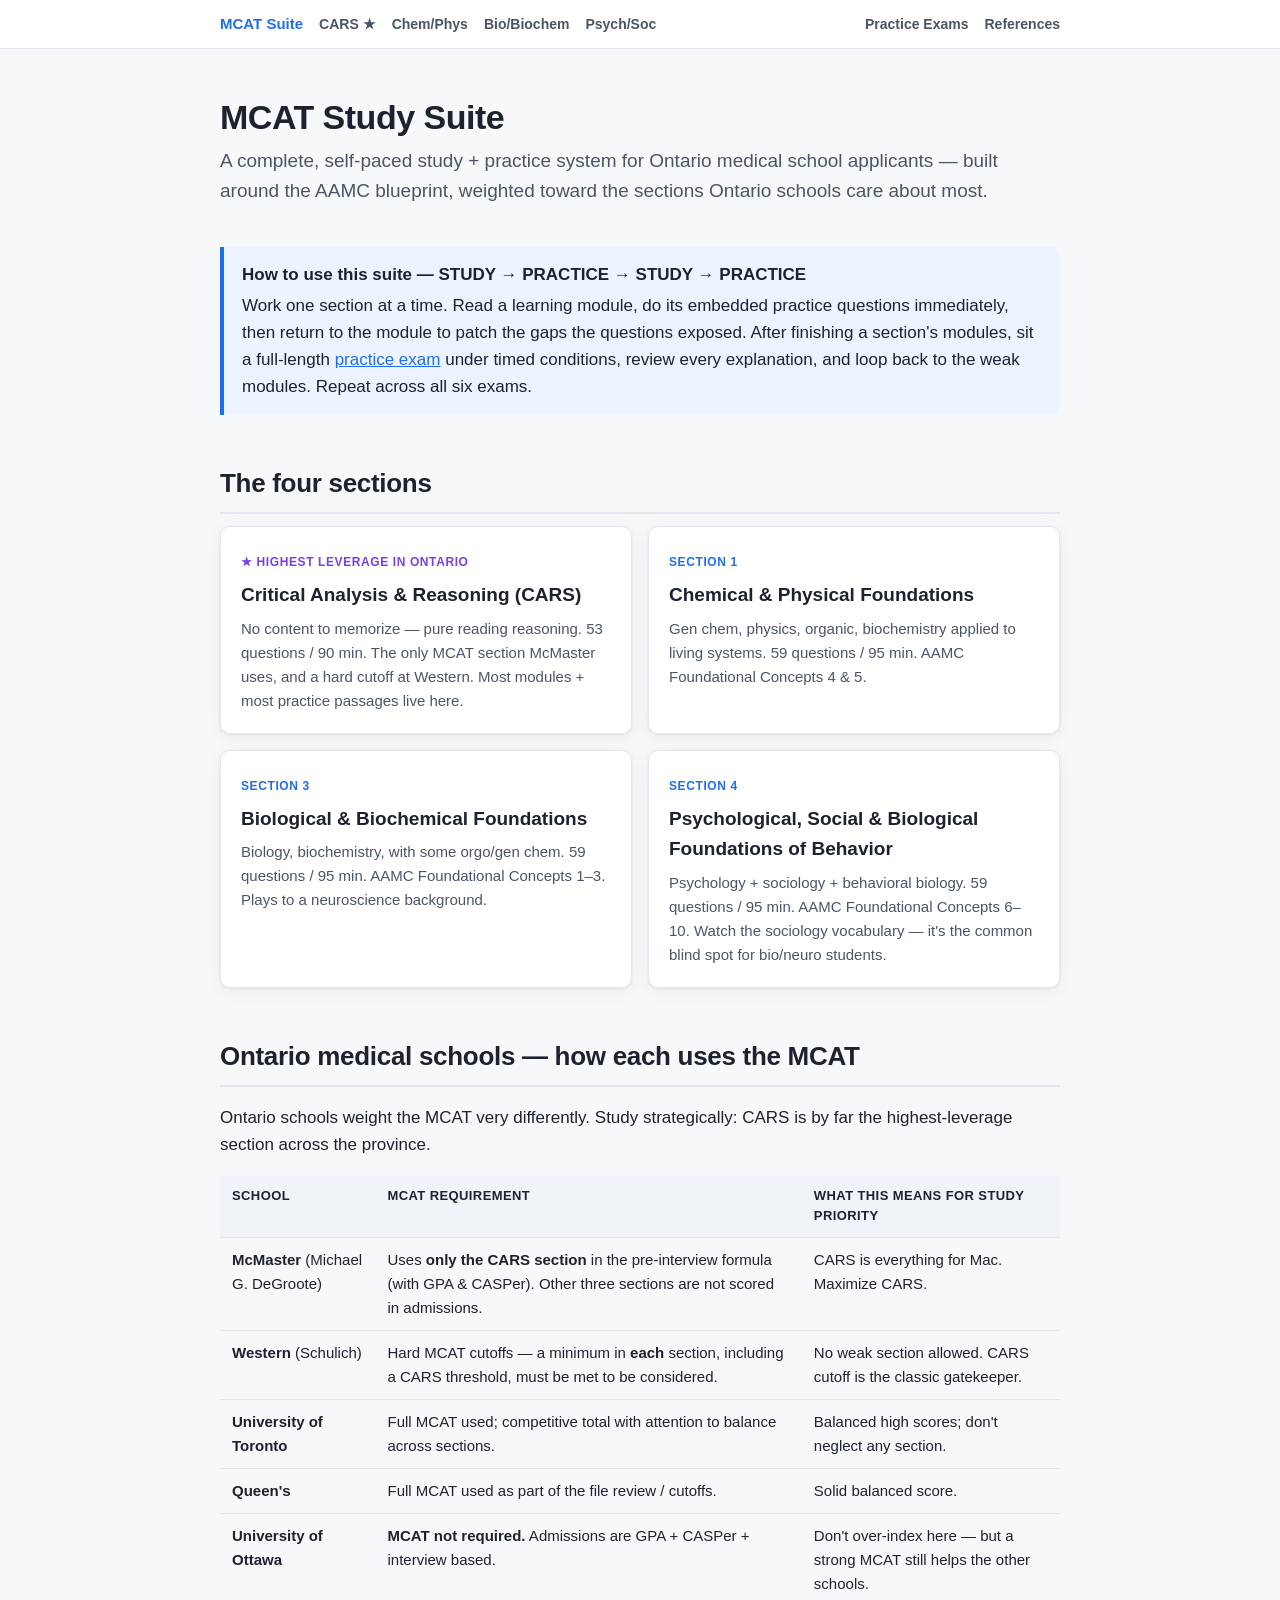
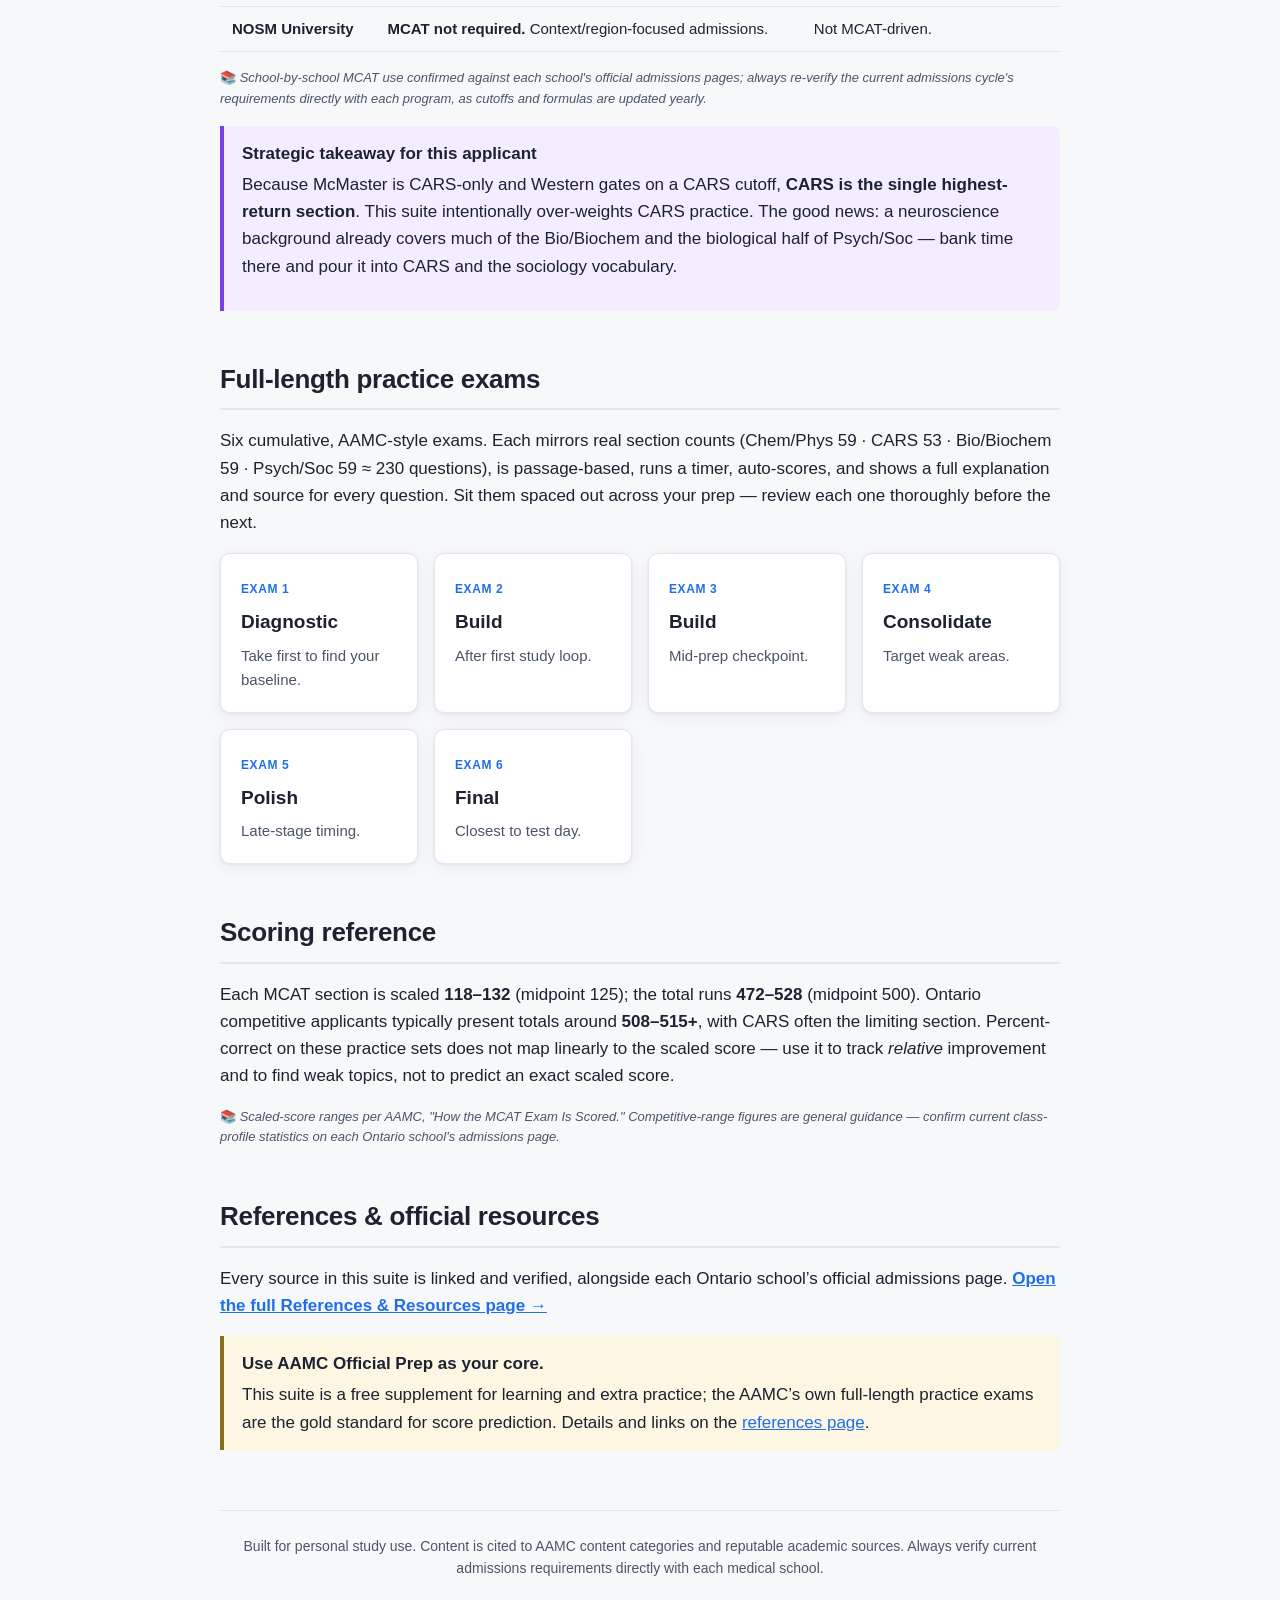
<file: index.html>
<!DOCTYPE html>
<html lang="en">
<head>
<meta charset="utf-8">
<meta name="viewport" content="width=device-width, initial-scale=1">
<title>MCAT Study Suite — Ontario Med-School Prep</title>
<link rel="stylesheet" href="assets/style.css">
</head>
<body>

<nav class="topbar"><div class="wrap">
  <a class="home" href="index.html">MCAT Suite</a>
  <a href="study/cars.html">CARS ★</a>
  <a href="study/chemphys.html">Chem/Phys</a>
  <a href="study/biobiochem.html">Bio/Biochem</a>
  <a href="study/psychsoc.html">Psych/Soc</a>
  <span class="spacer"></span>
  <a href="#exams">Practice Exams</a>
  <a href="study/references.html">References</a>
</div></nav>

<div class="wrap">

  <header class="hero">
    <h1>MCAT Study Suite</h1>
    <p class="lede">A complete, self-paced study + practice system for Ontario medical school applicants —
    built around the AAMC blueprint, weighted toward the sections Ontario schools care about most.</p>
  </header>

  <div class="callout">
    <strong>How to use this suite — STUDY → PRACTICE → STUDY → PRACTICE</strong>
    Work one section at a time. Read a learning module, do its embedded practice questions immediately,
    then return to the module to patch the gaps the questions exposed. After finishing a section's modules,
    sit a full-length <a href="#exams">practice exam</a> under timed conditions, review every explanation,
    and loop back to the weak modules. Repeat across all six exams.
  </div>

  <h2>The four sections</h2>
  <div class="grid cols-2">
    <a class="card cars" href="study/cars.html">
      <span class="tag">★ Highest leverage in Ontario</span>
      <h3>Critical Analysis & Reasoning (CARS)</h3>
      <p>No content to memorize — pure reading reasoning. 53 questions / 90 min. The only MCAT section McMaster uses, and a hard cutoff at Western. Most modules + most practice passages live here.</p>
    </a>
    <a class="card" href="study/chemphys.html">
      <span class="tag">Section 1</span>
      <h3>Chemical & Physical Foundations</h3>
      <p>Gen chem, physics, organic, biochemistry applied to living systems. 59 questions / 95 min. AAMC Foundational Concepts 4 & 5.</p>
    </a>
    <a class="card" href="study/biobiochem.html">
      <span class="tag">Section 3</span>
      <h3>Biological & Biochemical Foundations</h3>
      <p>Biology, biochemistry, with some orgo/gen chem. 59 questions / 95 min. AAMC Foundational Concepts 1–3. Plays to a neuroscience background.</p>
    </a>
    <a class="card" href="study/psychsoc.html">
      <span class="tag">Section 4</span>
      <h3>Psychological, Social & Biological Foundations of Behavior</h3>
      <p>Psychology + sociology + behavioral biology. 59 questions / 95 min. AAMC Foundational Concepts 6–10. Watch the sociology vocabulary — it's the common blind spot for bio/neuro students.</p>
    </a>
  </div>

  <h2>Ontario medical schools — how each uses the MCAT</h2>
  <p>Ontario schools weight the MCAT very differently. Study strategically: CARS is by far the highest-leverage
  section across the province.</p>
  <table class="data">
    <thead><tr><th>School</th><th>MCAT requirement</th><th>What this means for study priority</th></tr></thead>
    <tbody>
      <tr>
        <td><strong>McMaster</strong> (Michael G. DeGroote)</td>
        <td>Uses <strong>only the CARS section</strong> in the pre-interview formula (with GPA &amp; CASPer). Other three sections are not scored in admissions.</td>
        <td>CARS is everything for Mac. Maximize CARS.</td>
      </tr>
      <tr>
        <td><strong>Western</strong> (Schulich)</td>
        <td>Hard MCAT cutoffs — a minimum in <strong>each</strong> section, including a CARS threshold, must be met to be considered.</td>
        <td>No weak section allowed. CARS cutoff is the classic gatekeeper.</td>
      </tr>
      <tr>
        <td><strong>University of Toronto</strong></td>
        <td>Full MCAT used; competitive total with attention to balance across sections.</td>
        <td>Balanced high scores; don't neglect any section.</td>
      </tr>
      <tr>
        <td><strong>Queen's</strong></td>
        <td>Full MCAT used as part of the file review / cutoffs.</td>
        <td>Solid balanced score.</td>
      </tr>
      <tr>
        <td><strong>University of Ottawa</strong></td>
        <td><strong>MCAT not required.</strong> Admissions are GPA + CASPer + interview based.</td>
        <td>Don't over-index here — but a strong MCAT still helps the other schools.</td>
      </tr>
      <tr>
        <td><strong>NOSM University</strong></td>
        <td><strong>MCAT not required.</strong> Context/region-focused admissions.</td>
        <td>Not MCAT-driven.</td>
      </tr>
    </tbody>
  </table>
  <p class="source">School-by-school MCAT use confirmed against each school's official admissions pages; always re-verify the current admissions cycle's requirements directly with each program, as cutoffs and formulas are updated yearly.</p>

  <div class="callout cars">
    <strong>Strategic takeaway for this applicant</strong>
    Because McMaster is CARS-only and Western gates on a CARS cutoff, <strong>CARS is the single highest-return
    section</strong>. This suite intentionally over-weights CARS practice. The good news: a neuroscience background
    already covers much of the Bio/Biochem and the biological half of Psych/Soc — bank time there and pour it into
    CARS and the sociology vocabulary.</p>
  </div>

  <h2 id="exams">Full-length practice exams</h2>
  <p>Six cumulative, AAMC-style exams. Each mirrors real section counts (Chem/Phys 59 · CARS 53 · Bio/Biochem 59 ·
  Psych/Soc 59 ≈ 230 questions), is passage-based, runs a timer, auto-scores, and shows a full explanation and
  source for every question. Sit them spaced out across your prep — review each one thoroughly before the next.</p>
  <div class="grid cols-4">
    <a class="card" href="practice/exam-1.html"><span class="tag">Exam 1</span><h3>Diagnostic</h3><p>Take first to find your baseline.</p></a>
    <a class="card" href="practice/exam-2.html"><span class="tag">Exam 2</span><h3>Build</h3><p>After first study loop.</p></a>
    <a class="card" href="practice/exam-3.html"><span class="tag">Exam 3</span><h3>Build</h3><p>Mid-prep checkpoint.</p></a>
    <a class="card" href="practice/exam-4.html"><span class="tag">Exam 4</span><h3>Consolidate</h3><p>Target weak areas.</p></a>
    <a class="card" href="practice/exam-5.html"><span class="tag">Exam 5</span><h3>Polish</h3><p>Late-stage timing.</p></a>
    <a class="card" href="practice/exam-6.html"><span class="tag">Exam 6</span><h3>Final</h3><p>Closest to test day.</p></a>
  </div>

  <h2>Scoring reference</h2>
  <p>Each MCAT section is scaled <strong>118–132</strong> (midpoint 125); the total runs <strong>472–528</strong>
  (midpoint 500). Ontario competitive applicants typically present totals around <strong>508–515+</strong>, with
  CARS often the limiting section. Percent-correct on these practice sets does not map linearly to the scaled score —
  use it to track <em>relative</em> improvement and to find weak topics, not to predict an exact scaled score.</p>
  <p class="source">Scaled-score ranges per AAMC, "How the MCAT Exam Is Scored." Competitive-range figures are general guidance — confirm current class-profile statistics on each Ontario school's admissions page.</p>

  <h2>References &amp; official resources</h2>
  <p>Every source in this suite is linked and verified, alongside each Ontario school’s official admissions page. <a href="study/references.html"><strong>Open the full References &amp; Resources page &rarr;</strong></a></p>
  <div class="callout warn"><strong>Use AAMC Official Prep as your core.</strong> This suite is a free supplement for learning and extra practice; the AAMC’s own full-length practice exams are the gold standard for score prediction. Details and links on the <a href="study/references.html">references page</a>.</div>

  <footer class="foot">
    Built for personal study use. Content is cited to AAMC content categories and reputable academic sources.
    Always verify current admissions requirements directly with each medical school.
  </footer>

</div>
</body>
</html>
</file>
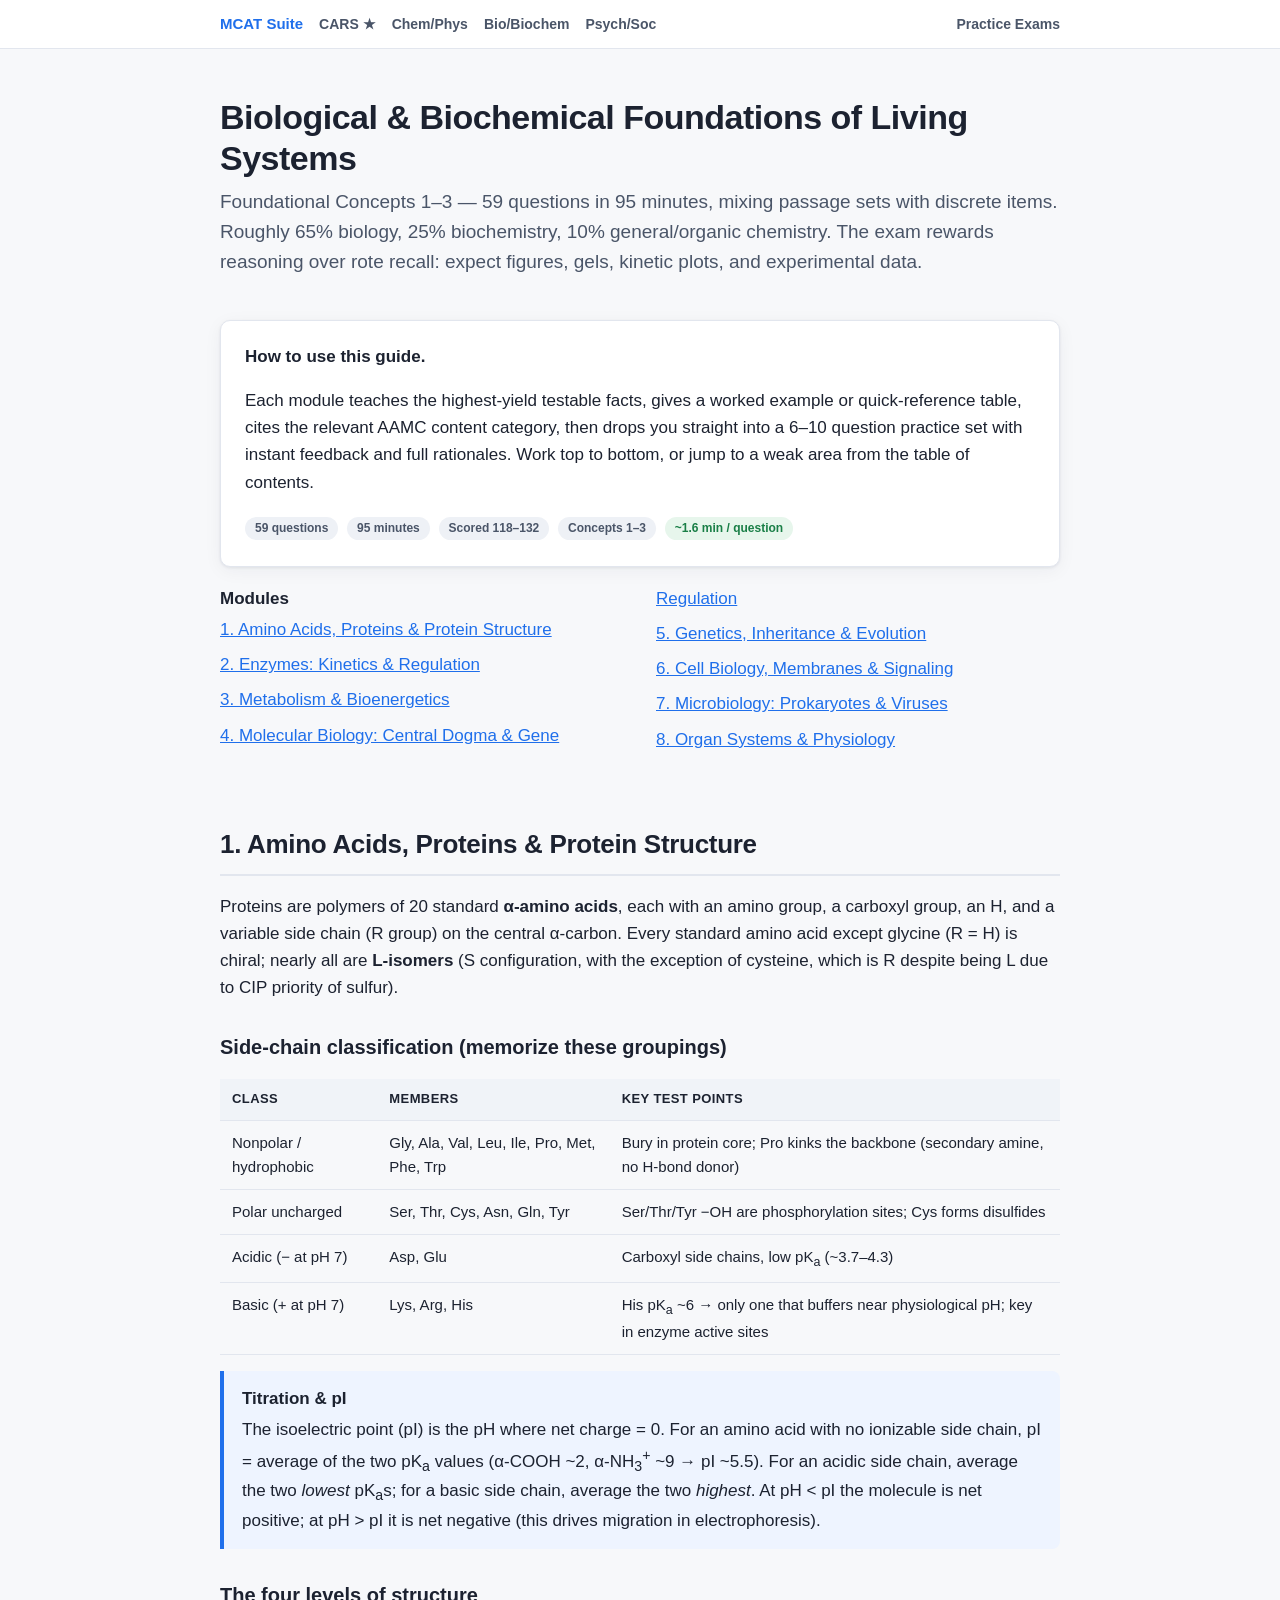
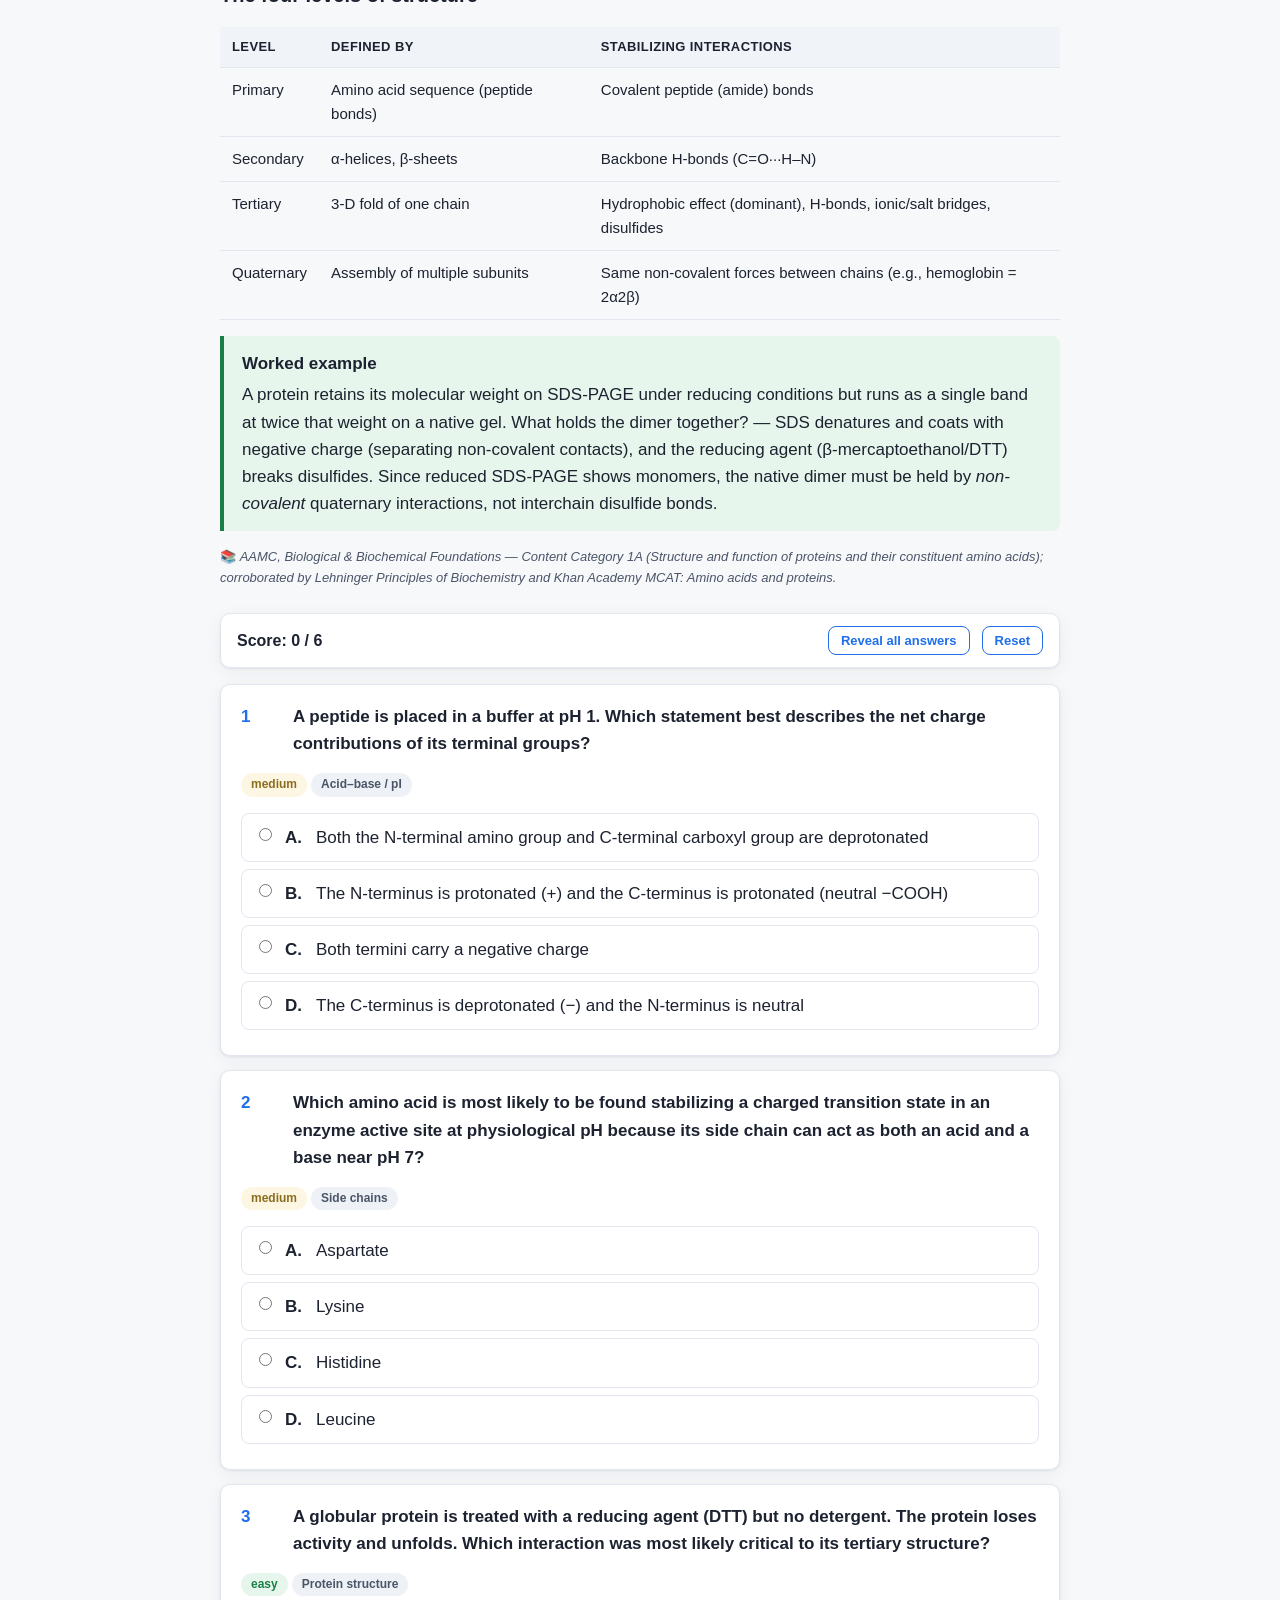
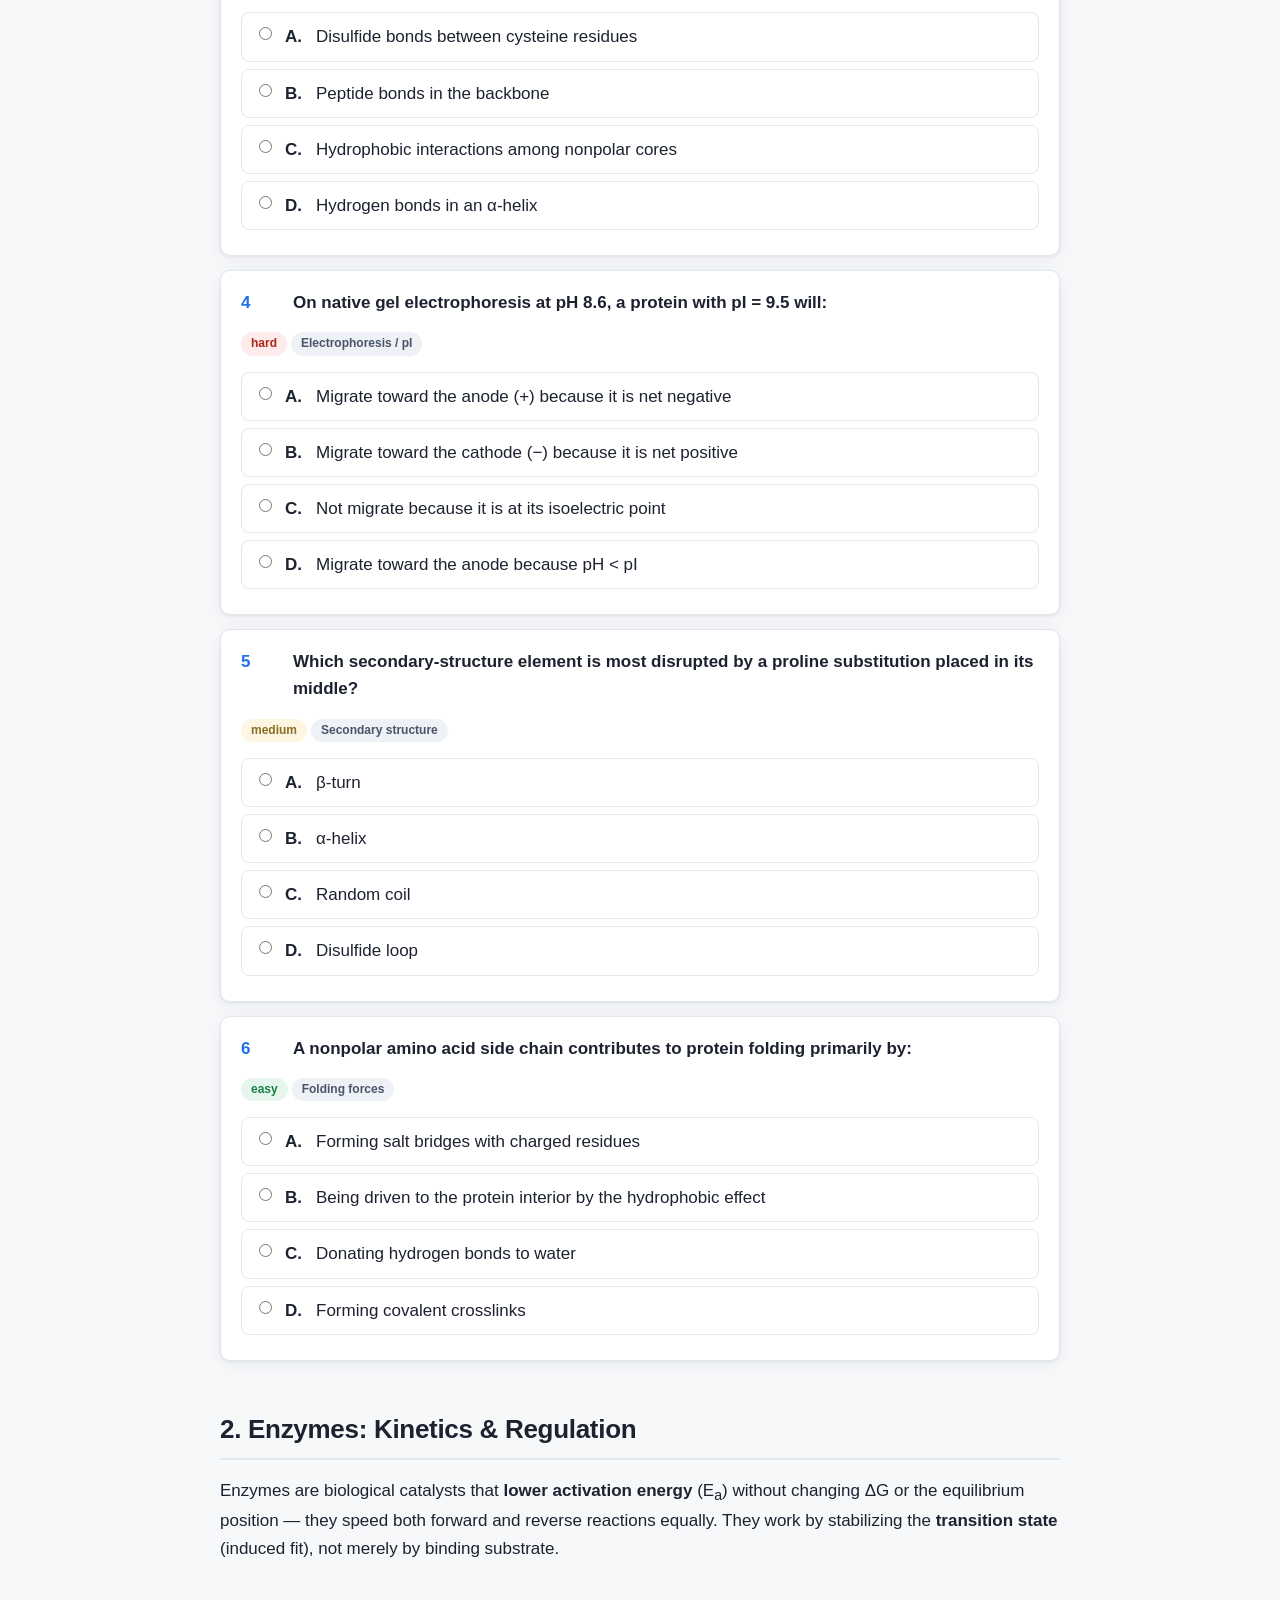
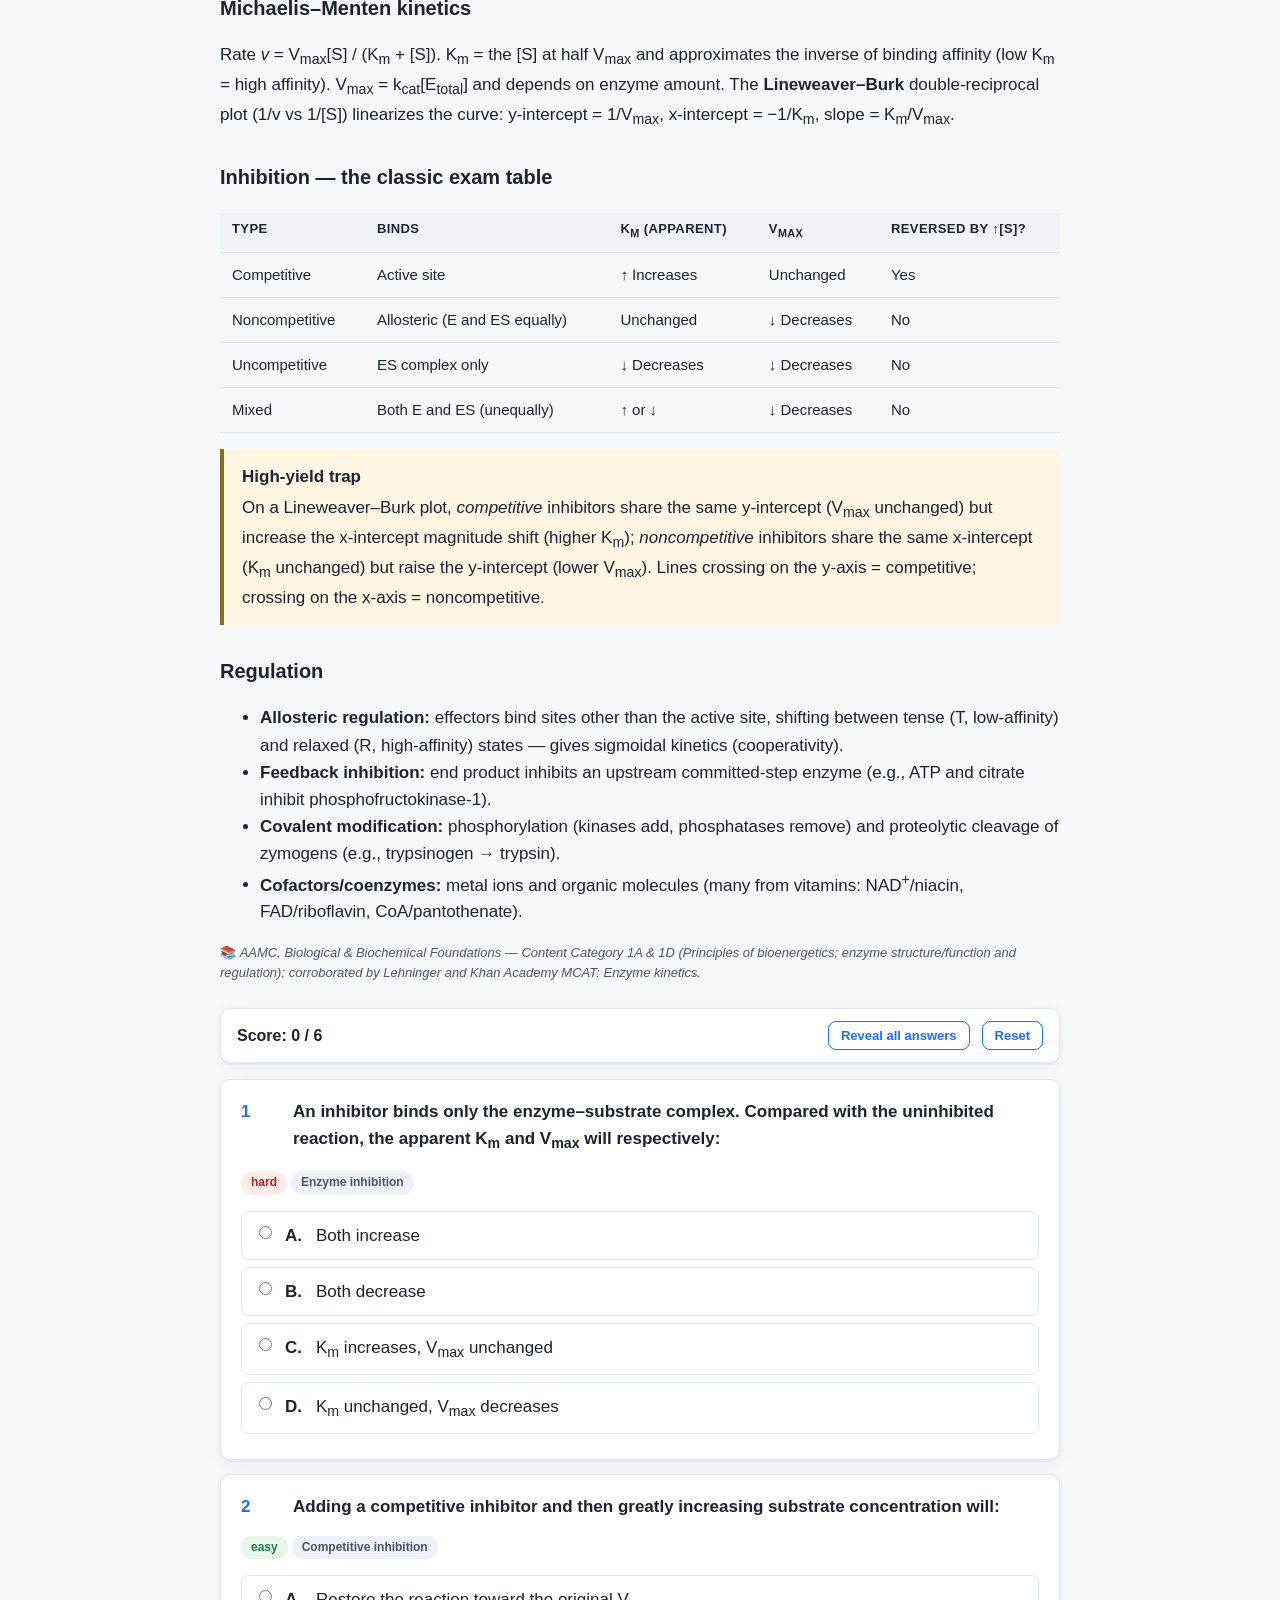
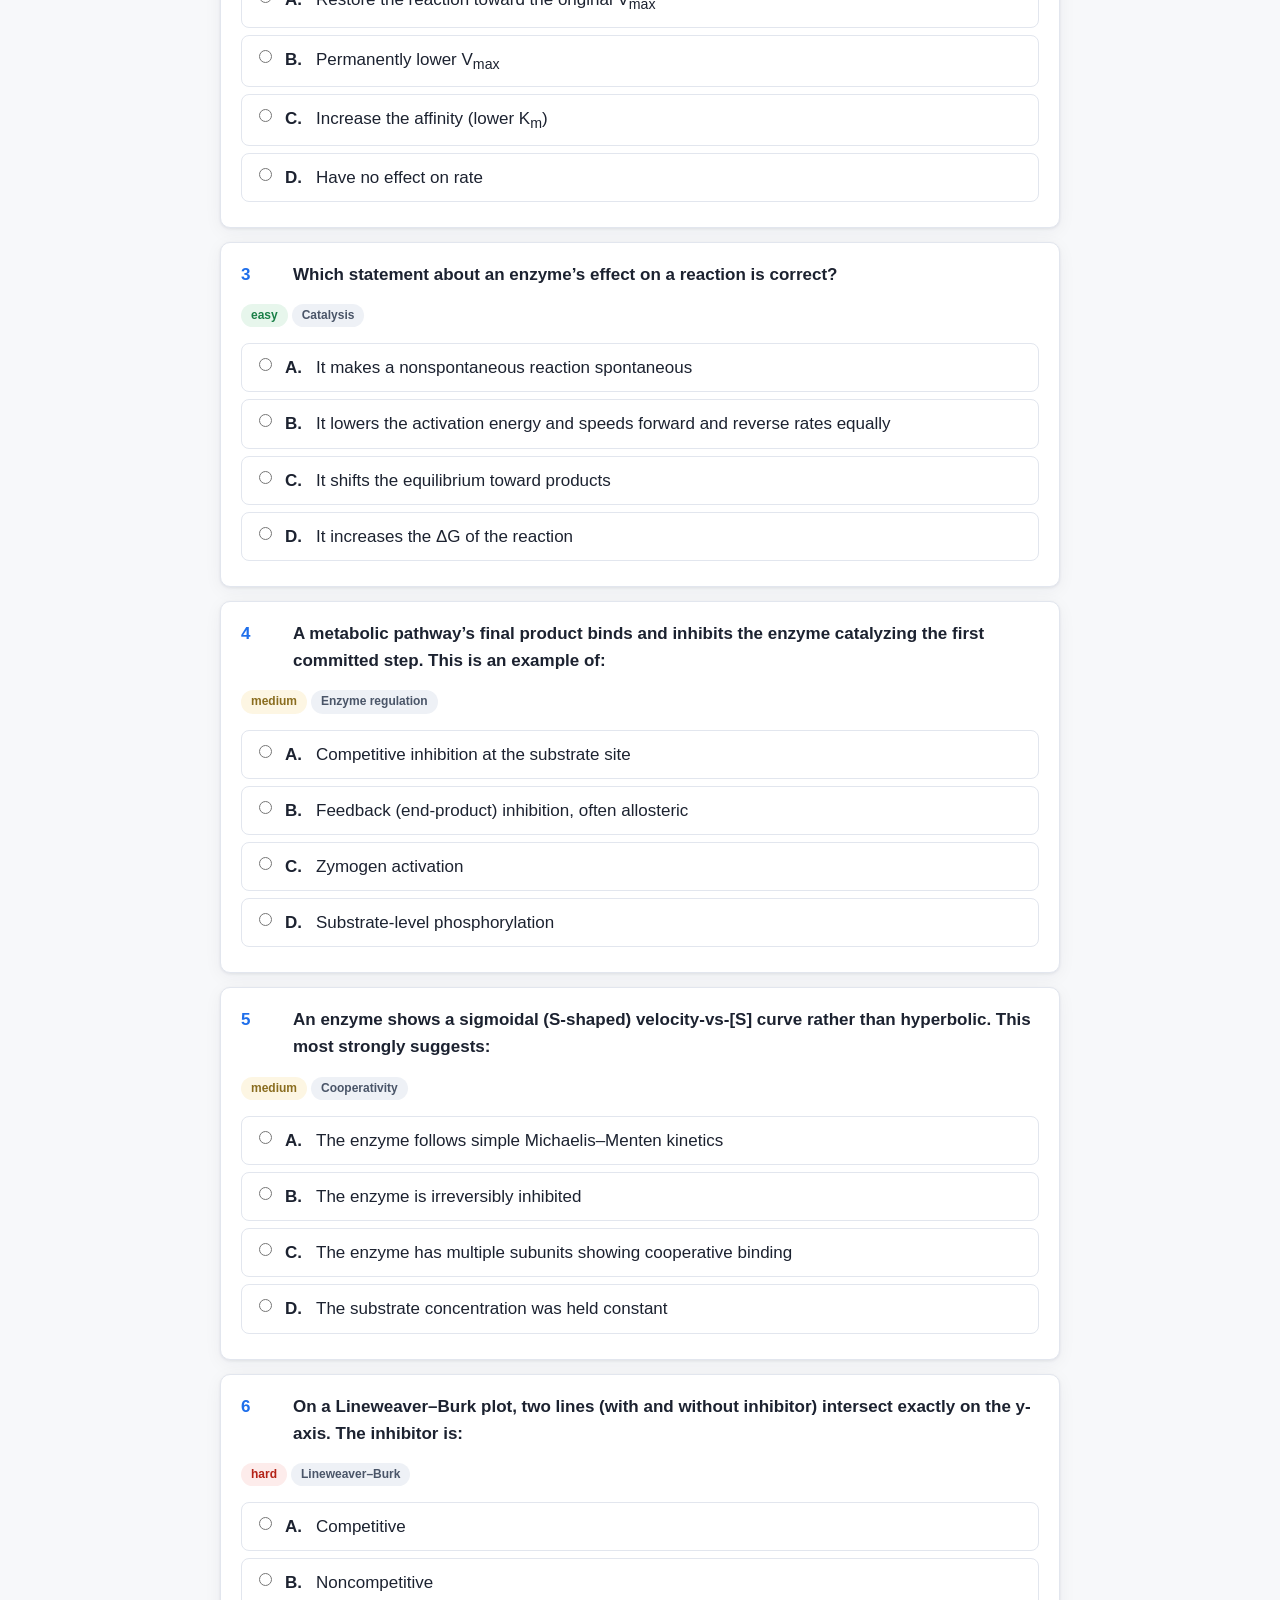
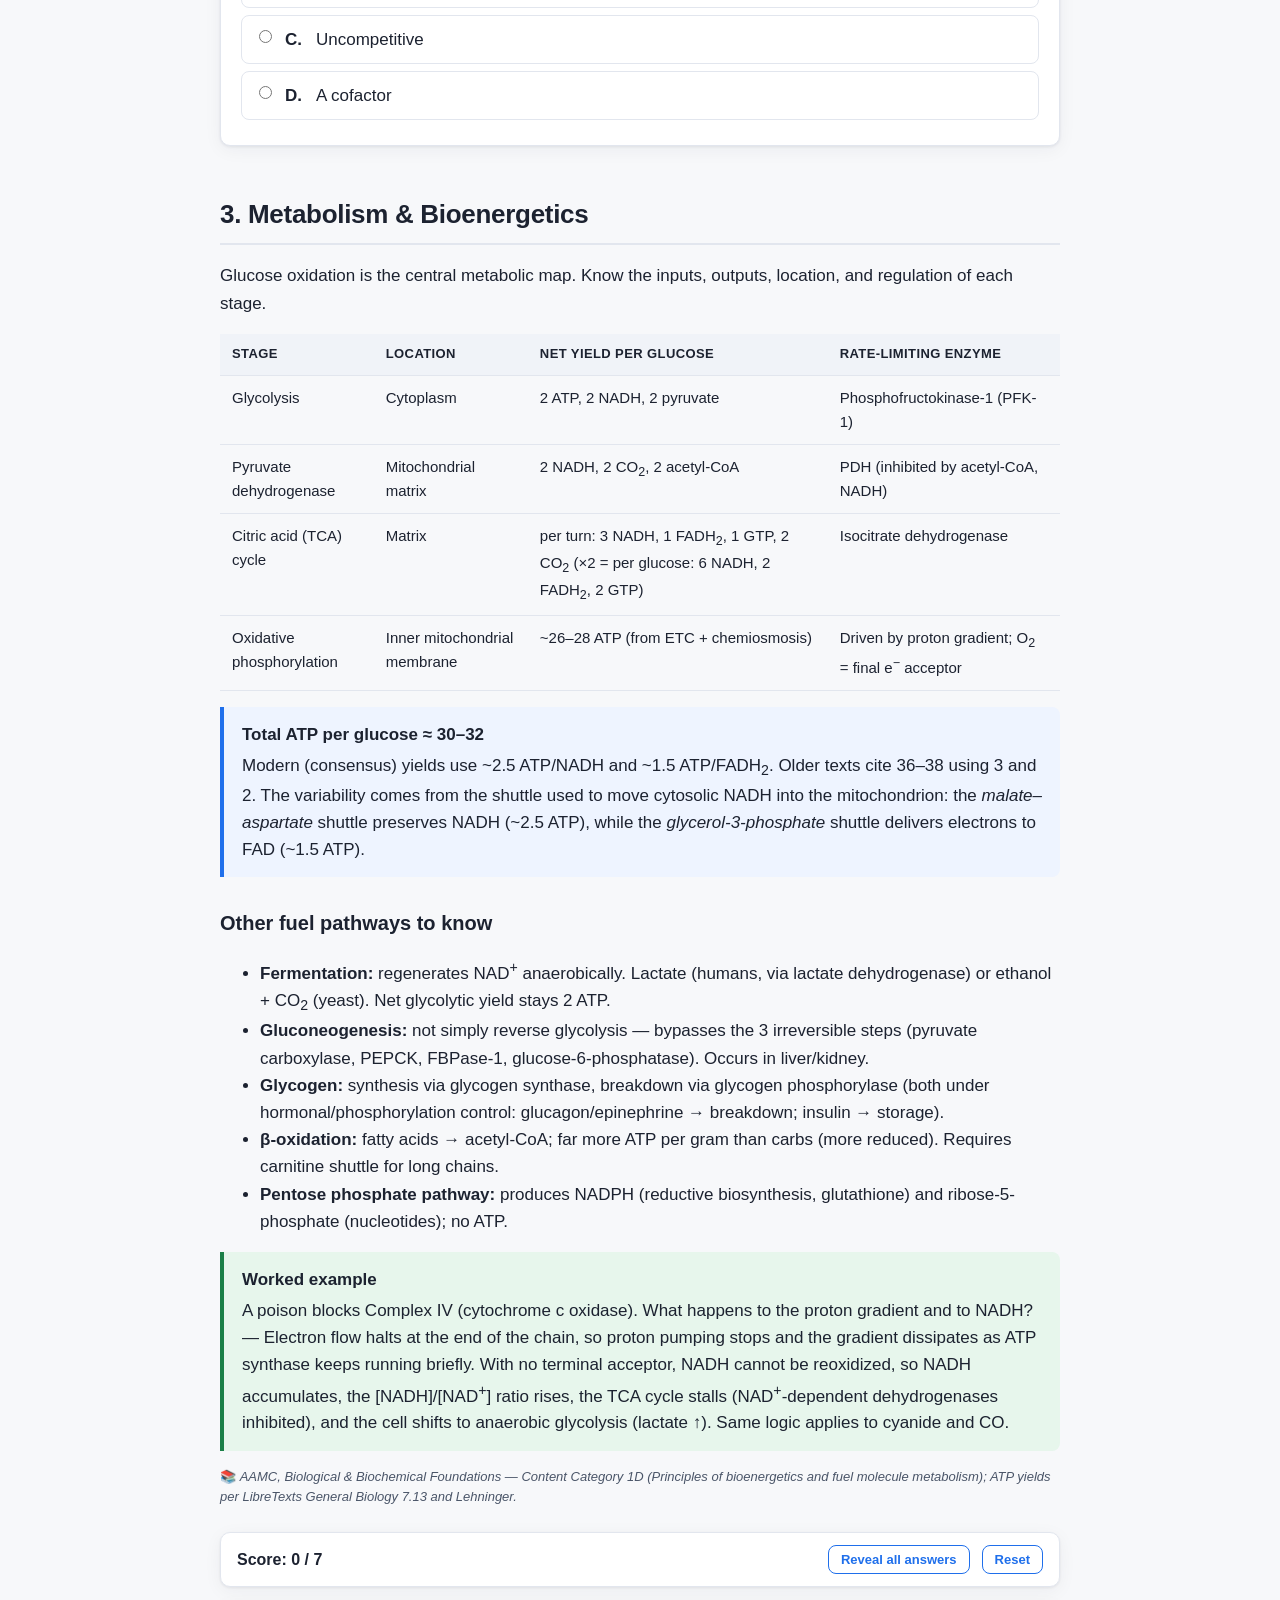
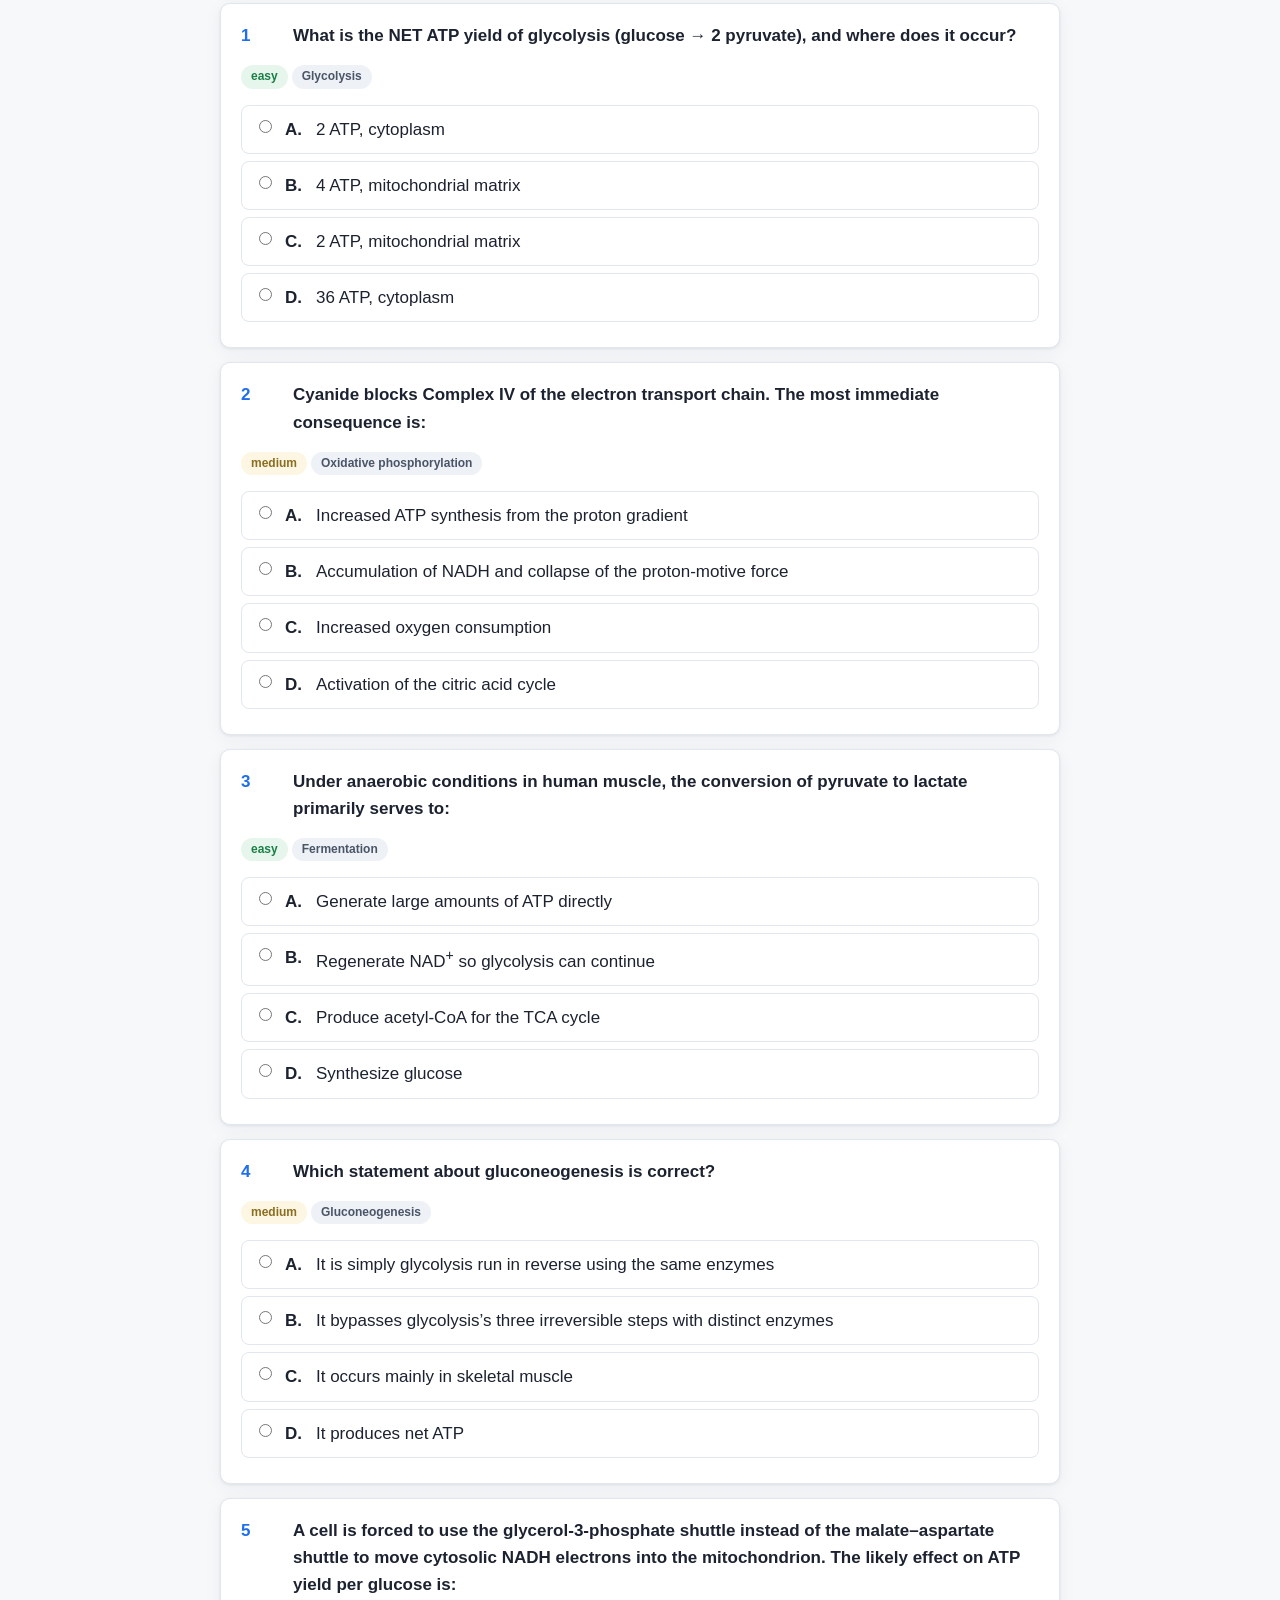
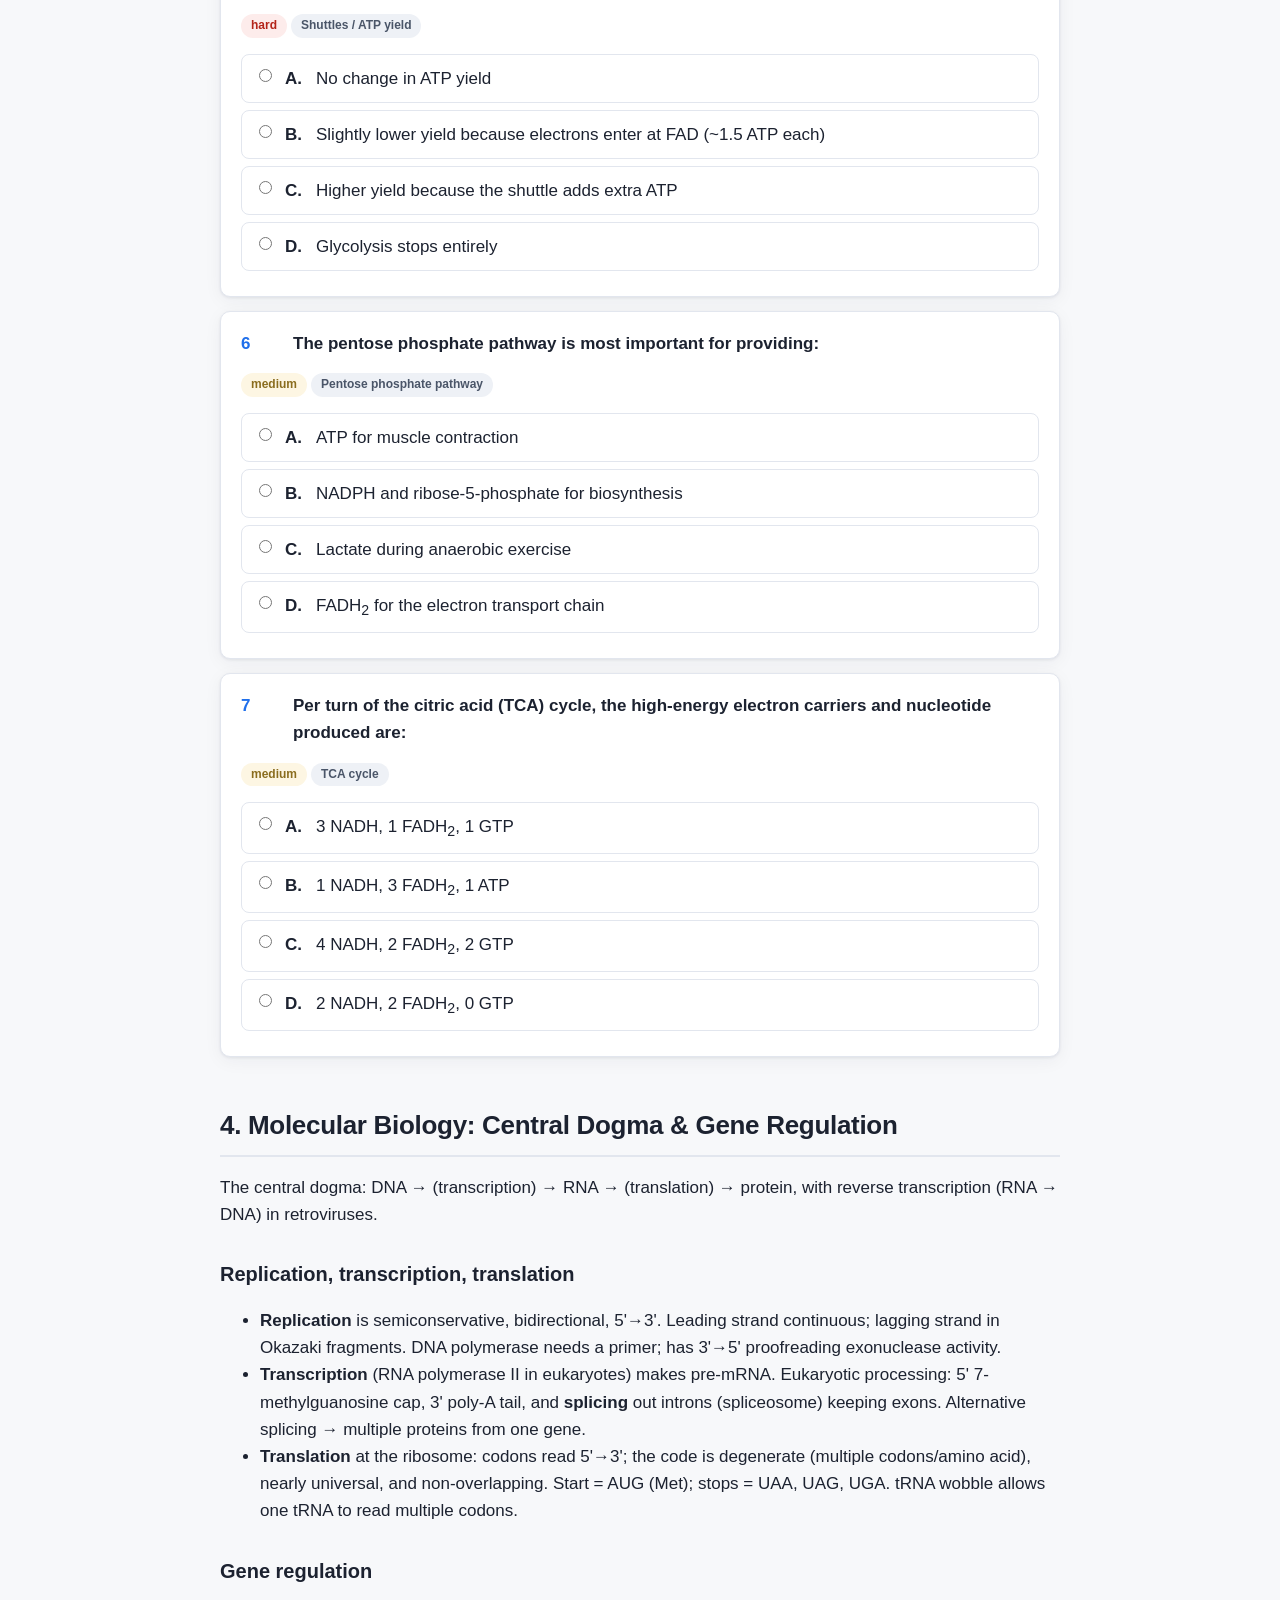
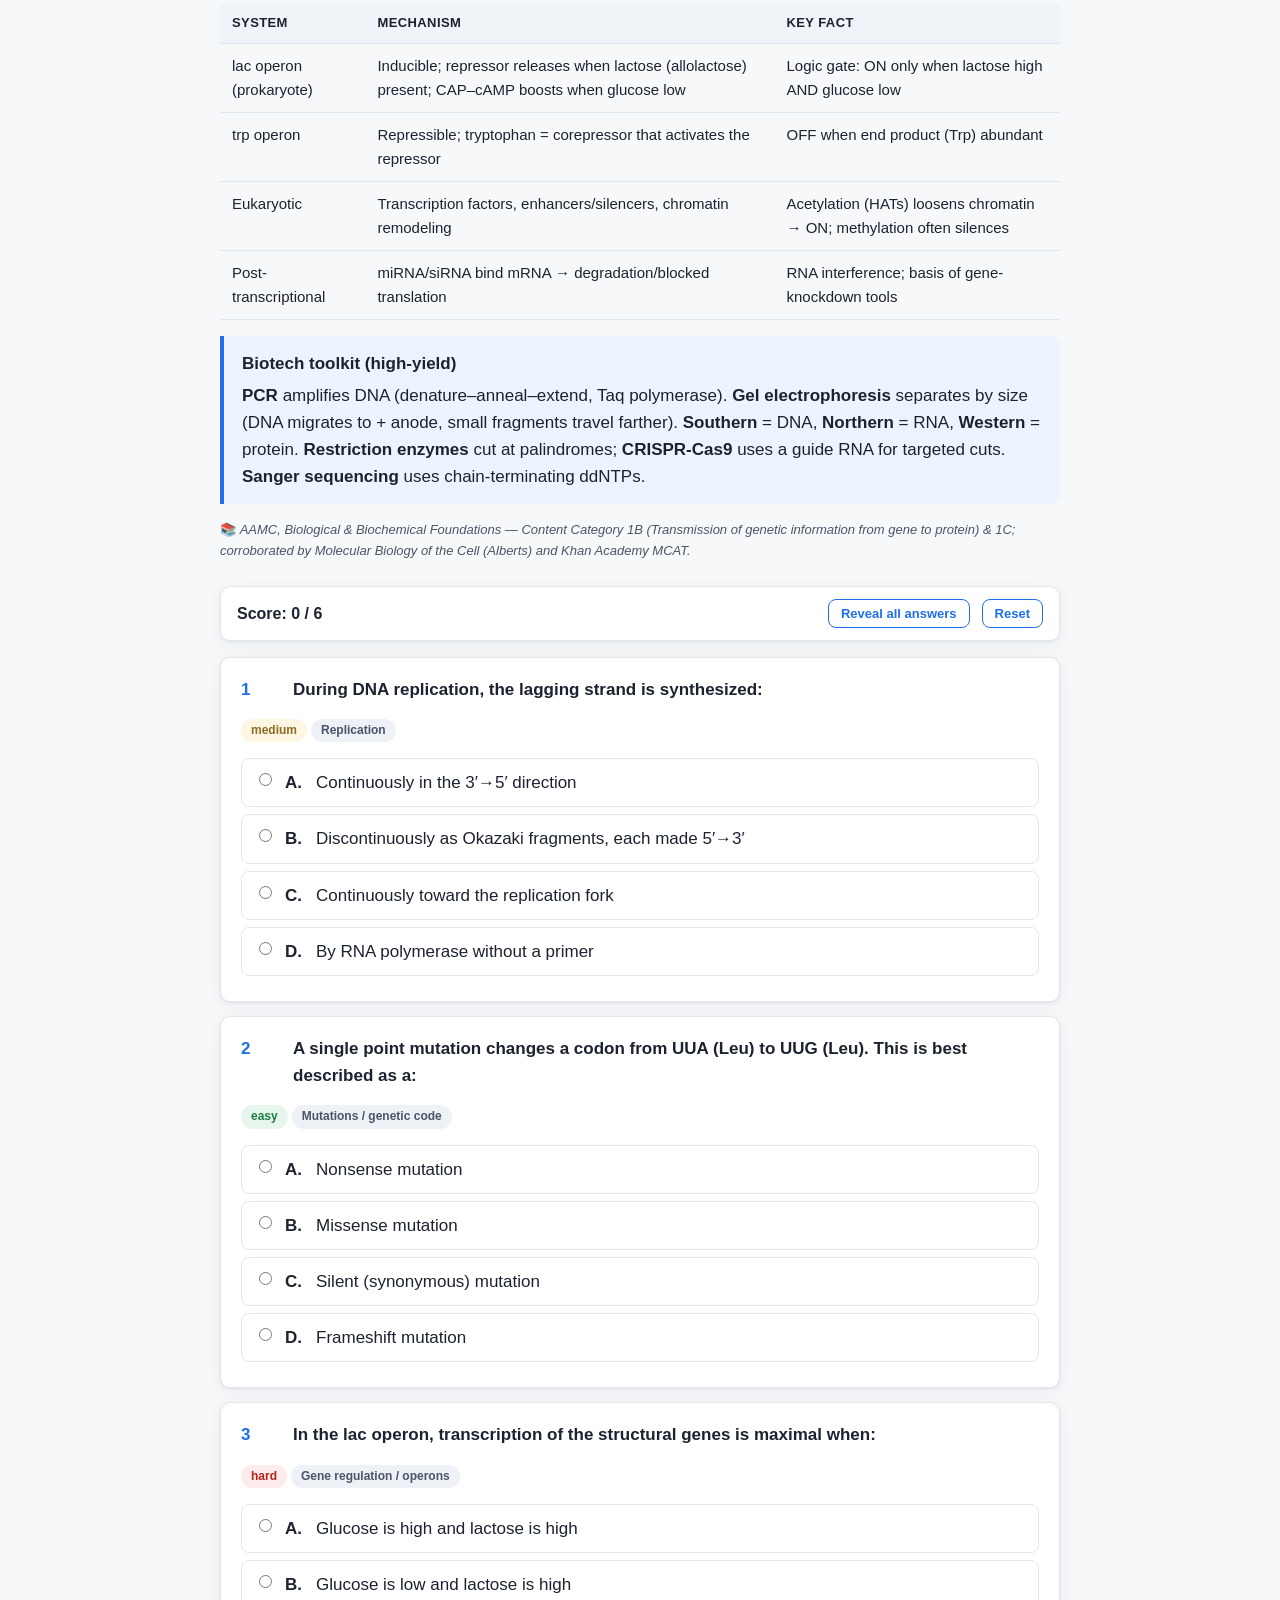
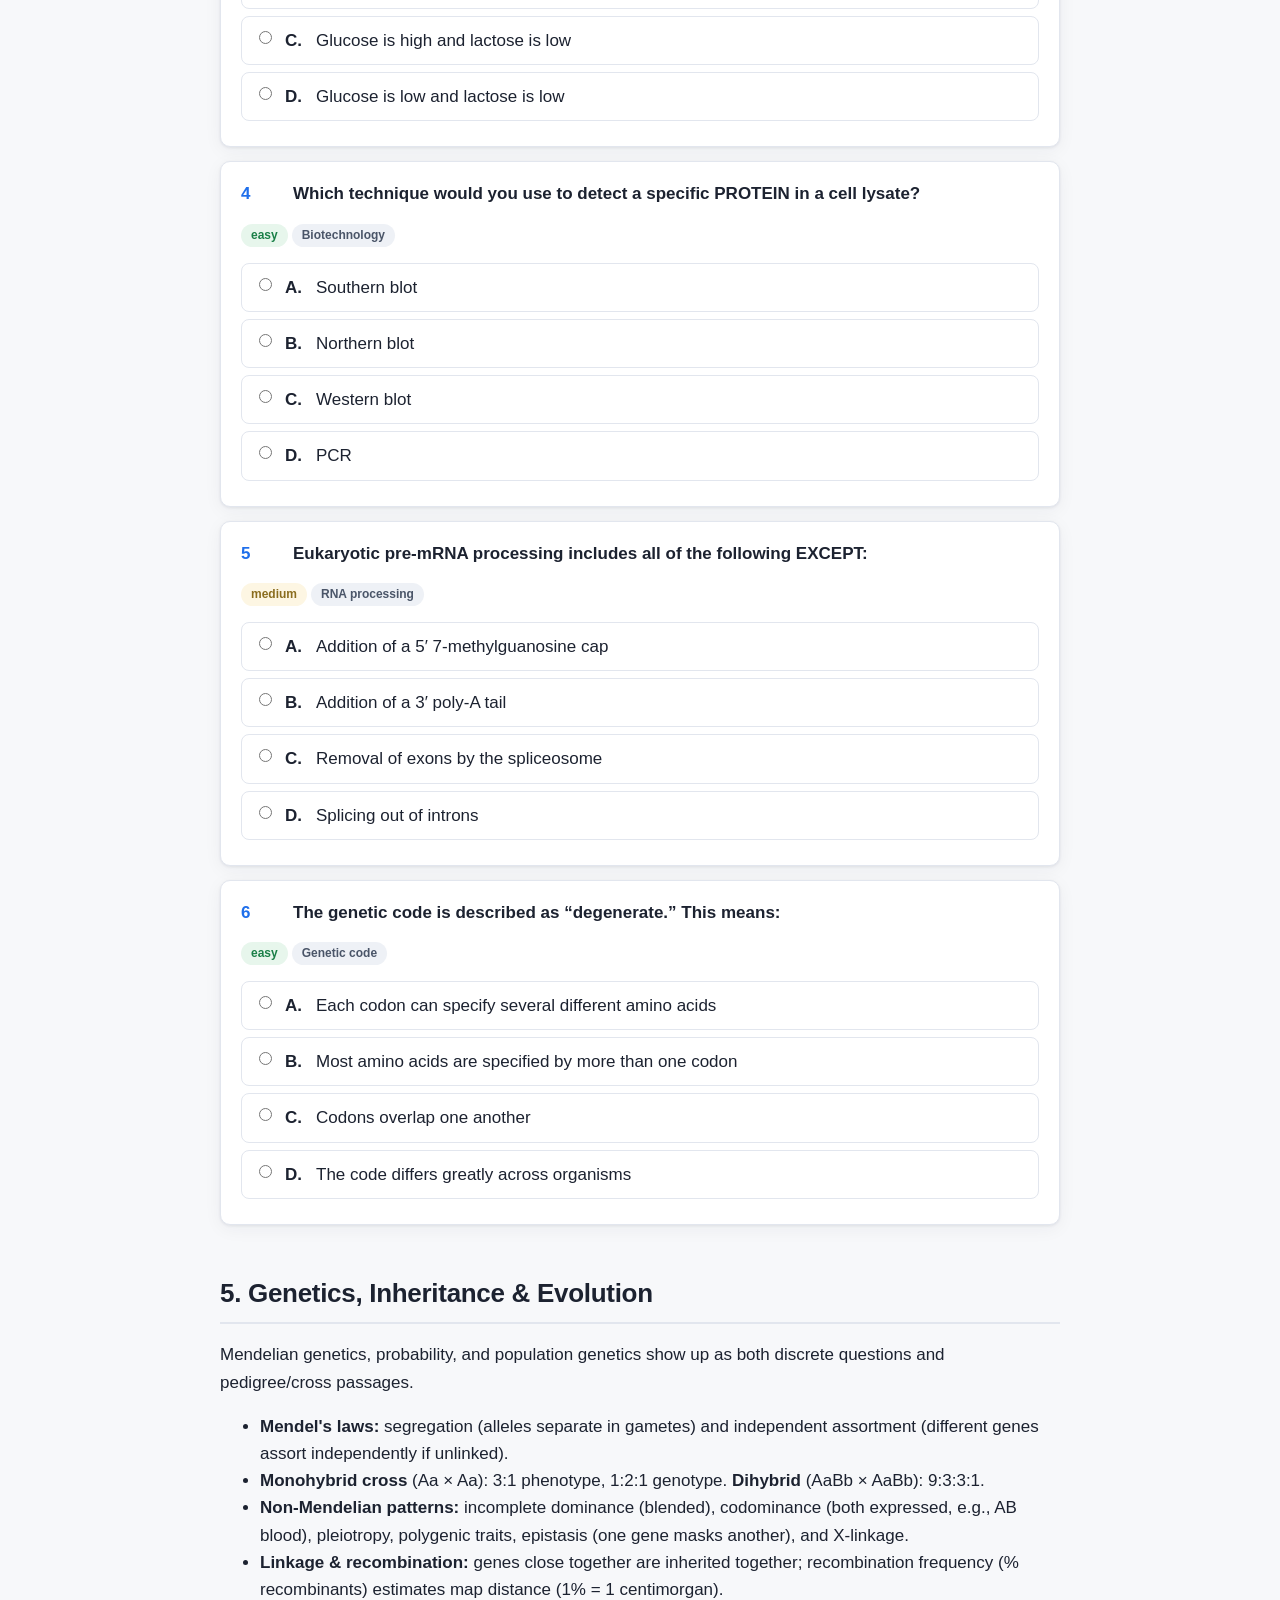
<file: study/biobiochem.html>
<!DOCTYPE html>
<html lang="en">
<head>
<meta charset="utf-8">
<meta name="viewport" content="width=device-width, initial-scale=1">
<title>Bio/Biochem — MCAT Study Guide | Biological &amp; Biochemical Foundations of Living Systems</title>
<link rel="stylesheet" href="../assets/style.css">
</head>
<body>
<nav class="topbar"><div class="wrap">
  <a class="home" href="../index.html">MCAT Suite</a>
  <a href="../study/cars.html">CARS &#9733;</a>
  <a href="../study/chemphys.html">Chem/Phys</a>
  <a href="../study/biobiochem.html">Bio/Biochem</a>
  <a href="../study/psychsoc.html">Psych/Soc</a>
  <span class="spacer"></span>
  <a href="../index.html#exams">Practice Exams</a>
</div></nav>

<div class="wrap">

<header class="hero">
  <h1>Biological &amp; Biochemical Foundations of Living Systems</h1>
  <p class="lede">Foundational Concepts 1&ndash;3 &mdash; 59 questions in 95 minutes, mixing passage sets with discrete items. Roughly 65% biology, 25% biochemistry, 10% general/organic chemistry. The exam rewards reasoning over rote recall: expect figures, gels, kinetic plots, and experimental data.</p>
</header>

<div class="panel">
  <strong>How to use this guide.</strong>
  <p>Each module teaches the highest-yield testable facts, gives a worked example or quick-reference table, cites the relevant AAMC content category, then drops you straight into a 6&ndash;10 question practice set with instant feedback and full rationales. Work top to bottom, or jump to a weak area from the table of contents.</p>
  <p style="margin-bottom:0">
    <span class="pill">59 questions</span>
    <span class="pill">95 minutes</span>
    <span class="pill">Scored 118&ndash;132</span>
    <span class="pill">Concepts 1&ndash;3</span>
    <span class="pill easy">~1.6 min / question</span>
  </p>
</div>

<div class="toc">
  <strong>Modules</strong>
  <a href="#aminoacids">1. Amino Acids, Proteins &amp; Protein Structure</a>
  <a href="#enzymes">2. Enzymes: Kinetics &amp; Regulation</a>
  <a href="#metabolism">3. Metabolism &amp; Bioenergetics</a>
  <a href="#molbio">4. Molecular Biology: Central Dogma &amp; Gene Regulation</a>
  <a href="#genetics">5. Genetics, Inheritance &amp; Evolution</a>
  <a href="#cell">6. Cell Biology, Membranes &amp; Signaling</a>
  <a href="#micro">7. Microbiology: Prokaryotes &amp; Viruses</a>
  <a href="#organsystems">8. Organ Systems &amp; Physiology</a>
</div>

<!-- ===================================================================== -->
<h2 id="aminoacids">1. Amino Acids, Proteins &amp; Protein Structure</h2>

<p>Proteins are polymers of 20 standard <strong>&alpha;-amino acids</strong>, each with an amino group, a carboxyl group, an H, and a variable side chain (R group) on the central &alpha;-carbon. Every standard amino acid except glycine (R = H) is chiral; nearly all are <strong>L-isomers</strong> (S configuration, with the exception of cysteine, which is R despite being L due to CIP priority of sulfur).</p>

<h3>Side-chain classification (memorize these groupings)</h3>
<table class="data">
  <tr><th>Class</th><th>Members</th><th>Key test points</th></tr>
  <tr><td>Nonpolar / hydrophobic</td><td>Gly, Ala, Val, Leu, Ile, Pro, Met, Phe, Trp</td><td>Bury in protein core; Pro kinks the backbone (secondary amine, no H-bond donor)</td></tr>
  <tr><td>Polar uncharged</td><td>Ser, Thr, Cys, Asn, Gln, Tyr</td><td>Ser/Thr/Tyr &minus;OH are phosphorylation sites; Cys forms disulfides</td></tr>
  <tr><td>Acidic (&minus; at pH 7)</td><td>Asp, Glu</td><td>Carboxyl side chains, low pK<sub>a</sub> (~3.7&ndash;4.3)</td></tr>
  <tr><td>Basic (+ at pH 7)</td><td>Lys, Arg, His</td><td>His pK<sub>a</sub> ~6 &rarr; only one that buffers near physiological pH; key in enzyme active sites</td></tr>
</table>

<div class="callout">
  <strong>Titration &amp; pI</strong>
  The isoelectric point (pI) is the pH where net charge = 0. For an amino acid with no ionizable side chain, pI = average of the two pK<sub>a</sub> values (&alpha;-COOH ~2, &alpha;-NH<sub>3</sub><sup>+</sup> ~9 &rarr; pI ~5.5). For an acidic side chain, average the two <em>lowest</em> pK<sub>a</sub>s; for a basic side chain, average the two <em>highest</em>. At pH &lt; pI the molecule is net positive; at pH &gt; pI it is net negative (this drives migration in electrophoresis).
</div>

<h3>The four levels of structure</h3>
<table class="data">
  <tr><th>Level</th><th>Defined by</th><th>Stabilizing interactions</th></tr>
  <tr><td>Primary</td><td>Amino acid sequence (peptide bonds)</td><td>Covalent peptide (amide) bonds</td></tr>
  <tr><td>Secondary</td><td>&alpha;-helices, &beta;-sheets</td><td>Backbone H-bonds (C=O&middot;&middot;&middot;H&ndash;N)</td></tr>
  <tr><td>Tertiary</td><td>3-D fold of one chain</td><td>Hydrophobic effect (dominant), H-bonds, ionic/salt bridges, disulfides</td></tr>
  <tr><td>Quaternary</td><td>Assembly of multiple subunits</td><td>Same non-covalent forces between chains (e.g., hemoglobin = 2&alpha;2&beta;)</td></tr>
</table>

<div class="callout good">
  <strong>Worked example</strong>
  A protein retains its molecular weight on SDS-PAGE under reducing conditions but runs as a single band at twice that weight on a native gel. What holds the dimer together? &mdash; SDS denatures and coats with negative charge (separating non-covalent contacts), and the reducing agent (&beta;-mercaptoethanol/DTT) breaks disulfides. Since reduced SDS-PAGE shows monomers, the native dimer must be held by <em>non-covalent</em> quaternary interactions, not interchain disulfide bonds.
</div>

<p class="source">AAMC, Biological &amp; Biochemical Foundations &mdash; Content Category 1A (Structure and function of proteins and their constituent amino acids); corroborated by Lehninger <em>Principles of Biochemistry</em> and Khan Academy MCAT: Amino acids and proteins.</p>

<div id="quiz-aminoacids"></div>

<!-- ===================================================================== -->
<h2 id="enzymes">2. Enzymes: Kinetics &amp; Regulation</h2>

<p>Enzymes are biological catalysts that <strong>lower activation energy</strong> (E<sub>a</sub>) without changing &Delta;G or the equilibrium position &mdash; they speed both forward and reverse reactions equally. They work by stabilizing the <strong>transition state</strong> (induced fit), not merely by binding substrate.</p>

<h3>Michaelis&ndash;Menten kinetics</h3>
<p>Rate <em>v</em> = V<sub>max</sub>[S] / (K<sub>m</sub> + [S]). K<sub>m</sub> = the [S] at half V<sub>max</sub> and approximates the inverse of binding affinity (low K<sub>m</sub> = high affinity). V<sub>max</sub> = k<sub>cat</sub>[E<sub>total</sub>] and depends on enzyme amount. The <strong>Lineweaver&ndash;Burk</strong> double-reciprocal plot (1/v vs 1/[S]) linearizes the curve: y-intercept = 1/V<sub>max</sub>, x-intercept = &minus;1/K<sub>m</sub>, slope = K<sub>m</sub>/V<sub>max</sub>.</p>

<h3>Inhibition &mdash; the classic exam table</h3>
<table class="data">
  <tr><th>Type</th><th>Binds</th><th>K<sub>m</sub> (apparent)</th><th>V<sub>max</sub></th><th>Reversed by &uarr;[S]?</th></tr>
  <tr><td>Competitive</td><td>Active site</td><td>&uarr; Increases</td><td>Unchanged</td><td>Yes</td></tr>
  <tr><td>Noncompetitive</td><td>Allosteric (E and ES equally)</td><td>Unchanged</td><td>&darr; Decreases</td><td>No</td></tr>
  <tr><td>Uncompetitive</td><td>ES complex only</td><td>&darr; Decreases</td><td>&darr; Decreases</td><td>No</td></tr>
  <tr><td>Mixed</td><td>Both E and ES (unequally)</td><td>&uarr; or &darr;</td><td>&darr; Decreases</td><td>No</td></tr>
</table>

<div class="callout warn">
  <strong>High-yield trap</strong>
  On a Lineweaver&ndash;Burk plot, <em>competitive</em> inhibitors share the same y-intercept (V<sub>max</sub> unchanged) but increase the x-intercept magnitude shift (higher K<sub>m</sub>); <em>noncompetitive</em> inhibitors share the same x-intercept (K<sub>m</sub> unchanged) but raise the y-intercept (lower V<sub>max</sub>). Lines crossing on the y-axis = competitive; crossing on the x-axis = noncompetitive.
</div>

<h3>Regulation</h3>
<ul>
  <li><strong>Allosteric regulation:</strong> effectors bind sites other than the active site, shifting between tense (T, low-affinity) and relaxed (R, high-affinity) states &mdash; gives sigmoidal kinetics (cooperativity).</li>
  <li><strong>Feedback inhibition:</strong> end product inhibits an upstream committed-step enzyme (e.g., ATP and citrate inhibit phosphofructokinase-1).</li>
  <li><strong>Covalent modification:</strong> phosphorylation (kinases add, phosphatases remove) and proteolytic cleavage of zymogens (e.g., trypsinogen &rarr; trypsin).</li>
  <li><strong>Cofactors/coenzymes:</strong> metal ions and organic molecules (many from vitamins: NAD<sup>+</sup>/niacin, FAD/riboflavin, CoA/pantothenate).</li>
</ul>

<p class="source">AAMC, Biological &amp; Biochemical Foundations &mdash; Content Category 1A &amp; 1D (Principles of bioenergetics; enzyme structure/function and regulation); corroborated by Lehninger and Khan Academy MCAT: Enzyme kinetics.</p>

<div id="quiz-enzymes"></div>

<!-- ===================================================================== -->
<h2 id="metabolism">3. Metabolism &amp; Bioenergetics</h2>

<p>Glucose oxidation is the central metabolic map. Know the inputs, outputs, location, and regulation of each stage.</p>

<table class="data">
  <tr><th>Stage</th><th>Location</th><th>Net yield per glucose</th><th>Rate-limiting enzyme</th></tr>
  <tr><td>Glycolysis</td><td>Cytoplasm</td><td>2 ATP, 2 NADH, 2 pyruvate</td><td>Phosphofructokinase-1 (PFK-1)</td></tr>
  <tr><td>Pyruvate dehydrogenase</td><td>Mitochondrial matrix</td><td>2 NADH, 2 CO<sub>2</sub>, 2 acetyl-CoA</td><td>PDH (inhibited by acetyl-CoA, NADH)</td></tr>
  <tr><td>Citric acid (TCA) cycle</td><td>Matrix</td><td>per turn: 3 NADH, 1 FADH<sub>2</sub>, 1 GTP, 2 CO<sub>2</sub> (&times;2 = per glucose: 6 NADH, 2 FADH<sub>2</sub>, 2 GTP)</td><td>Isocitrate dehydrogenase</td></tr>
  <tr><td>Oxidative phosphorylation</td><td>Inner mitochondrial membrane</td><td>~26&ndash;28 ATP (from ETC + chemiosmosis)</td><td>Driven by proton gradient; O<sub>2</sub> = final e<sup>&minus;</sup> acceptor</td></tr>
</table>

<div class="callout">
  <strong>Total ATP per glucose &asymp; 30&ndash;32</strong>
  Modern (consensus) yields use ~2.5 ATP/NADH and ~1.5 ATP/FADH<sub>2</sub>. Older texts cite 36&ndash;38 using 3 and 2. The variability comes from the shuttle used to move cytosolic NADH into the mitochondrion: the <em>malate&ndash;aspartate</em> shuttle preserves NADH (~2.5 ATP), while the <em>glycerol-3-phosphate</em> shuttle delivers electrons to FAD (~1.5 ATP).
</div>

<h3>Other fuel pathways to know</h3>
<ul>
  <li><strong>Fermentation:</strong> regenerates NAD<sup>+</sup> anaerobically. Lactate (humans, via lactate dehydrogenase) or ethanol + CO<sub>2</sub> (yeast). Net glycolytic yield stays 2 ATP.</li>
  <li><strong>Gluconeogenesis:</strong> not simply reverse glycolysis &mdash; bypasses the 3 irreversible steps (pyruvate carboxylase, PEPCK, FBPase-1, glucose-6-phosphatase). Occurs in liver/kidney.</li>
  <li><strong>Glycogen:</strong> synthesis via glycogen synthase, breakdown via glycogen phosphorylase (both under hormonal/phosphorylation control: glucagon/epinephrine &rarr; breakdown; insulin &rarr; storage).</li>
  <li><strong>&beta;-oxidation:</strong> fatty acids &rarr; acetyl-CoA; far more ATP per gram than carbs (more reduced). Requires carnitine shuttle for long chains.</li>
  <li><strong>Pentose phosphate pathway:</strong> produces NADPH (reductive biosynthesis, glutathione) and ribose-5-phosphate (nucleotides); no ATP.</li>
</ul>

<div class="callout good">
  <strong>Worked example</strong>
  A poison blocks Complex IV (cytochrome c oxidase). What happens to the proton gradient and to NADH? &mdash; Electron flow halts at the end of the chain, so proton pumping stops and the gradient dissipates as ATP synthase keeps running briefly. With no terminal acceptor, NADH cannot be reoxidized, so NADH accumulates, the [NADH]/[NAD<sup>+</sup>] ratio rises, the TCA cycle stalls (NAD<sup>+</sup>-dependent dehydrogenases inhibited), and the cell shifts to anaerobic glycolysis (lactate &uarr;). Same logic applies to cyanide and CO.
</div>

<p class="source">AAMC, Biological &amp; Biochemical Foundations &mdash; Content Category 1D (Principles of bioenergetics and fuel molecule metabolism); ATP yields per LibreTexts <em>General Biology</em> 7.13 and Lehninger.</p>

<div id="quiz-metabolism"></div>

<!-- ===================================================================== -->
<h2 id="molbio">4. Molecular Biology: Central Dogma &amp; Gene Regulation</h2>

<p>The central dogma: DNA &rarr; (transcription) &rarr; RNA &rarr; (translation) &rarr; protein, with reverse transcription (RNA &rarr; DNA) in retroviruses.</p>

<h3>Replication, transcription, translation</h3>
<ul>
  <li><strong>Replication</strong> is semiconservative, bidirectional, 5'&rarr;3'. Leading strand continuous; lagging strand in Okazaki fragments. DNA polymerase needs a primer; has 3'&rarr;5' proofreading exonuclease activity.</li>
  <li><strong>Transcription</strong> (RNA polymerase II in eukaryotes) makes pre-mRNA. Eukaryotic processing: 5' 7-methylguanosine cap, 3' poly-A tail, and <strong>splicing</strong> out introns (spliceosome) keeping exons. Alternative splicing &rarr; multiple proteins from one gene.</li>
  <li><strong>Translation</strong> at the ribosome: codons read 5'&rarr;3'; the code is degenerate (multiple codons/amino acid), nearly universal, and non-overlapping. Start = AUG (Met); stops = UAA, UAG, UGA. tRNA wobble allows one tRNA to read multiple codons.</li>
</ul>

<h3>Gene regulation</h3>
<table class="data">
  <tr><th>System</th><th>Mechanism</th><th>Key fact</th></tr>
  <tr><td>lac operon (prokaryote)</td><td>Inducible; repressor releases when lactose (allolactose) present; CAP&ndash;cAMP boosts when glucose low</td><td>Logic gate: ON only when lactose high AND glucose low</td></tr>
  <tr><td>trp operon</td><td>Repressible; tryptophan = corepressor that activates the repressor</td><td>OFF when end product (Trp) abundant</td></tr>
  <tr><td>Eukaryotic</td><td>Transcription factors, enhancers/silencers, chromatin remodeling</td><td>Acetylation (HATs) loosens chromatin &rarr; ON; methylation often silences</td></tr>
  <tr><td>Post-transcriptional</td><td>miRNA/siRNA bind mRNA &rarr; degradation/blocked translation</td><td>RNA interference; basis of gene-knockdown tools</td></tr>
</table>

<div class="callout">
  <strong>Biotech toolkit (high-yield)</strong>
  <strong>PCR</strong> amplifies DNA (denature&ndash;anneal&ndash;extend, Taq polymerase). <strong>Gel electrophoresis</strong> separates by size (DNA migrates to + anode, small fragments travel farther). <strong>Southern</strong> = DNA, <strong>Northern</strong> = RNA, <strong>Western</strong> = protein. <strong>Restriction enzymes</strong> cut at palindromes; <strong>CRISPR-Cas9</strong> uses a guide RNA for targeted cuts. <strong>Sanger sequencing</strong> uses chain-terminating ddNTPs.
</div>

<p class="source">AAMC, Biological &amp; Biochemical Foundations &mdash; Content Category 1B (Transmission of genetic information from gene to protein) &amp; 1C; corroborated by Molecular Biology of the Cell (Alberts) and Khan Academy MCAT.</p>

<div id="quiz-molbio"></div>

<!-- ===================================================================== -->
<h2 id="genetics">5. Genetics, Inheritance &amp; Evolution</h2>

<p>Mendelian genetics, probability, and population genetics show up as both discrete questions and pedigree/cross passages.</p>

<ul>
  <li><strong>Mendel's laws:</strong> segregation (alleles separate in gametes) and independent assortment (different genes assort independently if unlinked).</li>
  <li><strong>Monohybrid cross</strong> (Aa &times; Aa): 3:1 phenotype, 1:2:1 genotype. <strong>Dihybrid</strong> (AaBb &times; AaBb): 9:3:3:1.</li>
  <li><strong>Non-Mendelian patterns:</strong> incomplete dominance (blended), codominance (both expressed, e.g., AB blood), pleiotropy, polygenic traits, epistasis (one gene masks another), and X-linkage.</li>
  <li><strong>Linkage &amp; recombination:</strong> genes close together are inherited together; recombination frequency (% recombinants) estimates map distance (1% = 1 centimorgan).</li>
</ul>

<h3>Hardy&ndash;Weinberg equilibrium</h3>
<div class="callout">
  <strong>p + q = 1 &nbsp;and&nbsp; p<sup>2</sup> + 2pq + q<sup>2</sup> = 1</strong>
  p, q = allele frequencies; p<sup>2</sup> = homozygous dominant, 2pq = heterozygotes, q<sup>2</sup> = homozygous recessive. Holds only under 5 assumptions: no mutation, no migration, no selection, random mating, and large population. If a recessive disease affects 1 in 10,000 (q<sup>2</sup> = 0.0001), then q = 0.01, p &asymp; 0.99, and carrier frequency 2pq &asymp; 0.0198 (about 1 in 50).
</div>

<h3>Evolution</h3>
<ul>
  <li><strong>Natural selection</strong> acts on phenotypes; fitness = reproductive success. Types: directional, stabilizing, disruptive.</li>
  <li><strong>Other forces:</strong> genetic drift (random; strong in small populations &mdash; bottleneck, founder effect), gene flow, mutation (ultimate source of variation), non-random mating.</li>
  <li><strong>Speciation:</strong> reproductive isolation (allopatric = geographic; sympatric = same area). Species concept hinges on inability to produce viable, fertile offspring.</li>
</ul>

<p class="source">AAMC, Biological &amp; Biochemical Foundations &mdash; Content Category 1C (Transmission of heritable information and processes that increase genetic diversity); corroborated by Campbell <em>Biology</em> and Khan Academy MCAT: Genetics.</p>

<div id="quiz-genetics"></div>

<!-- ===================================================================== -->
<h2 id="cell">6. Cell Biology, Membranes &amp; Signaling</h2>

<p>Eukaryotic cells compartmentalize function in membrane-bound organelles. The plasma membrane is a <strong>fluid mosaic</strong> phospholipid bilayer (hydrophilic heads out, hydrophobic tails in) studded with proteins; cholesterol buffers fluidity.</p>

<h3>Organelle quick-reference</h3>
<table class="data">
  <tr><th>Organelle</th><th>Function</th></tr>
  <tr><td>Rough ER</td><td>Ribosomes; synthesis of secreted/membrane proteins</td></tr>
  <tr><td>Smooth ER</td><td>Lipid synthesis, detoxification, Ca<sup>2+</sup> storage</td></tr>
  <tr><td>Golgi</td><td>Modifies, sorts, packages proteins (glycosylation)</td></tr>
  <tr><td>Lysosome</td><td>Acidic hydrolases; intracellular digestion (autophagy)</td></tr>
  <tr><td>Mitochondrion</td><td>ATP via oxidative phosphorylation; own DNA (maternal)</td></tr>
  <tr><td>Peroxisome</td><td>&beta;-oxidation of very-long-chain fatty acids; breaks down H<sub>2</sub>O<sub>2</sub></td></tr>
</table>

<h3>Membrane transport</h3>
<ul>
  <li><strong>Passive</strong> (no ATP, down gradient): simple diffusion (small nonpolar/gases), facilitated diffusion (channels/carriers for ions, glucose), osmosis (water).</li>
  <li><strong>Active</strong> (against gradient): primary uses ATP directly (Na<sup>+</sup>/K<sup>+</sup>-ATPase pumps 3 Na<sup>+</sup> out / 2 K<sup>+</sup> in); secondary/cotransport uses an existing ion gradient (symport/antiport).</li>
  <li><strong>Bulk:</strong> endocytosis (phagocytosis, pinocytosis, receptor-mediated) and exocytosis.</li>
</ul>

<div class="callout">
  <strong>Signal transduction</strong>
  <strong>G-protein-coupled receptors (GPCRs):</strong> ligand binding &rarr; G&alpha; exchanges GDP for GTP &rarr; activates adenylyl cyclase (cAMP) or phospholipase C (IP<sub>3</sub>/DAG &rarr; Ca<sup>2+</sup> release). <strong>Receptor tyrosine kinases (RTKs):</strong> dimerize, autophosphorylate, trigger Ras&ndash;MAPK cascades (e.g., insulin, growth factors). Second messengers (cAMP, Ca<sup>2+</sup>, IP<sub>3</sub>) amplify the signal &mdash; one receptor &rarr; thousands of downstream molecules.
</div>

<p class="source">AAMC, Biological &amp; Biochemical Foundations &mdash; Content Category 2A (Assemblies of molecules, cells, and groups of cells) &amp; 3A; corroborated by Alberts <em>Molecular Biology of the Cell</em> and Khan Academy MCAT.</p>

<div id="quiz-cell"></div>

<!-- ===================================================================== -->
<h2 id="micro">7. Microbiology: Prokaryotes &amp; Viruses</h2>

<p><strong>Prokaryotes</strong> (bacteria, archaea) lack a nucleus and membrane-bound organelles; they have a single circular chromosome, 70S ribosomes, and often plasmids. Reproduction is asexual by binary fission, but genetic variation arises through three horizontal mechanisms:</p>

<table class="data">
  <tr><th>Mechanism</th><th>How DNA transfers</th></tr>
  <tr><td>Transformation</td><td>Uptake of naked DNA from the environment</td></tr>
  <tr><td>Transduction</td><td>Transfer via bacteriophage (virus) vector</td></tr>
  <tr><td>Conjugation</td><td>Direct cell-to-cell via pilus; requires F (fertility) plasmid</td></tr>
</table>

<h3>Viruses</h3>
<ul>
  <li>Acellular; obligate intracellular parasites &mdash; not alive by most definitions (no metabolism of their own). A virion = nucleic acid (DNA or RNA, never both) + protein capsid &plusmn; lipid envelope.</li>
  <li><strong>Lytic cycle:</strong> replicate immediately and lyse the host. <strong>Lysogenic cycle:</strong> integrate as a prophage, replicate passively, later switch to lytic.</li>
  <li><strong>Retroviruses</strong> (e.g., HIV): RNA genome &rarr; reverse transcriptase makes DNA &rarr; integrase inserts into host genome.</li>
  <li><strong>Prions</strong> (misfolded proteins) and <strong>viroids</strong> (naked RNA) are subviral infectious agents.</li>
</ul>

<div class="callout good">
  <strong>Worked example</strong>
  Why do antibiotics targeting the bacterial 70S ribosome (e.g., tetracyclines, aminoglycosides) generally spare human cells? &mdash; Human cytosolic ribosomes are 80S (40S + 60S subunits), structurally distinct from the bacterial 70S (30S + 50S). The drug selectively binds the prokaryotic subunit. (Note: human mitochondrial ribosomes resemble 70S, which is why some such antibiotics carry mitochondrial side effects &mdash; a favorite passage twist.)
</div>

<p class="source">AAMC, Biological &amp; Biochemical Foundations &mdash; Content Category 2B (Structure, growth, physiology, and genetics of prokaryotes and viruses) &amp; 2C; corroborated by Campbell <em>Biology</em> and Khan Academy MCAT: Microbiology.</p>

<div id="quiz-micro"></div>

<!-- ===================================================================== -->
<h2 id="organsystems">8. Organ Systems &amp; Physiology</h2>

<p>Concept 3 (Category 3B) tests the integrative function of organ systems, especially homeostasis and feedback. The nervous and endocrine systems coordinate; the others execute.</p>

<table class="data">
  <tr><th>System</th><th>Must-know facts</th></tr>
  <tr><td>Nervous</td><td>Resting potential ~&minus;70 mV (Na<sup>+</sup>/K<sup>+</sup>-ATPase + K<sup>+</sup> leak). Action potential: depolarization (Na<sup>+</sup> in) &rarr; repolarization (K<sup>+</sup> out) &rarr; refractory period. Saltatory conduction at nodes of Ranvier. Synapse: Ca<sup>2+</sup> influx &rarr; neurotransmitter release.</td></tr>
  <tr><td>Endocrine</td><td>Hormones: peptides (surface receptors, fast, second messengers) vs steroids (intracellular receptors, slow, alter transcription). Negative feedback (e.g., hypothalamus&ndash;pituitary&ndash;thyroid axis). Insulin lowers / glucagon raises blood glucose.</td></tr>
  <tr><td>Circulatory</td><td>Heart: SA node pacemaker &rarr; AV node &rarr; bundle of His &rarr; Purkinje. Pulmonary loop (right side, to lungs) vs systemic (left side). O<sub>2</sub> dissociation curve: right shift (Bohr) with &uarr;CO<sub>2</sub>, &uarr;H<sup>+</sup>, &uarr;temp, &uarr;2,3-BPG.</td></tr>
  <tr><td>Respiratory</td><td>Gas exchange at alveoli; diaphragm contracts &rarr; inhalation (negative-pressure). CO<sub>2</sub> mostly carried as bicarbonate; central chemoreceptors sense pH/CO<sub>2</sub>.</td></tr>
  <tr><td>Renal</td><td>Nephron: filtration (glomerulus) &rarr; reabsorption (PCT) &rarr; secretion &rarr; concentration (loop of Henle countercurrent). ADH &uarr; water reabsorption; aldosterone &uarr; Na<sup>+</sup> reabsorption.</td></tr>
  <tr><td>Digestive</td><td>Mechanical + chemical breakdown; zymogens activated in gut; most absorption in small intestine; liver processes nutrients (portal vein).</td></tr>
  <tr><td>Immune</td><td>Innate (fast, nonspecific) vs adaptive (specific, memory). B cells &rarr; antibodies (humoral); T cells: helper (CD4) coordinate, cytotoxic (CD8) kill. Clonal selection.</td></tr>
  <tr><td>Musculoskeletal</td><td>Sliding filament: actin + myosin, Ca<sup>2+</sup> binds troponin &rarr; tropomyosin shifts &rarr; cross-bridge cycling (ATP). Sarcomere shortens; A band constant, I band &amp; H zone shrink.</td></tr>
  <tr><td>Reproductive</td><td>Spermatogenesis (continuous) vs oogenesis (arrested). Menstrual cycle: FSH/LH &rarr; estrogen/progesterone; LH surge triggers ovulation.</td></tr>
</table>

<div class="callout good">
  <strong>Worked example</strong>
  During heavy exercise, why does hemoglobin release more O<sub>2</sub> to muscle? &mdash; Active muscle produces CO<sub>2</sub>, H<sup>+</sup> (lactic acid), and heat, and raises 2,3-BPG. All of these <em>right-shift</em> the oxygen&ndash;hemoglobin dissociation curve (the Bohr effect), lowering Hb's O<sub>2</sub> affinity so it unloads O<sub>2</sub> precisely where the tissue demand is highest.
</div>

<p class="source">AAMC, Biological &amp; Biochemical Foundations &mdash; Content Category 3A (Structure/function of the nervous and endocrine systems) &amp; 3B (Structure and integrative functions of the main organ systems); corroborated by Guyton &amp; Hall <em>Physiology</em> and Khan Academy MCAT.</p>

<div id="quiz-organsystems"></div>

<footer class="foot">
  MCAT Study Suite &middot; Bio/Biochem &mdash; Biological &amp; Biochemical Foundations of Living Systems. Content facts cited to AAMC &ldquo;What&rsquo;s on the MCAT Exam?&rdquo; content categories. School cutoffs and exam policies vary by year &mdash; confirm with official AAMC and admissions pages.
</footer>

</div><!-- /.wrap -->

<script src="../assets/quiz.js"></script>
<script>
/* ---------------- Module 1: Amino Acids & Proteins ---------------- */
MCAT.renderQuiz('#quiz-aminoacids', { questions: [
  { id:'bb-aa-1', section:'biobiochem',
    stem:'A peptide is placed in a buffer at pH 1. Which statement best describes the net charge contributions of its terminal groups?',
    options:['Both the N-terminal amino group and C-terminal carboxyl group are deprotonated','The N-terminus is protonated (+) and the C-terminus is protonated (neutral &minus;COOH)','Both termini carry a negative charge','The C-terminus is deprotonated (&minus;) and the N-terminus is neutral'],
    answer:1,
    rationales:['At pH 1 (well below both pKas) groups are protonated, not deprotonated.','Correct: at very low pH, &alpha;-NH3+ stays protonated (+1) and &alpha;-COOH stays in its protonated, neutral &minus;COOH form, giving a net positive peptide.','Negative charge requires deprotonation, which does not occur at pH 1.','At pH 1 the carboxyl is below its pKa (~2&ndash;3.5), so it is protonated and neutral, not negative.'],
    explanation:'At a pH below a group’s pKa, the group is protonated. At pH 1, both termini are protonated: the amino group is +1 and the carboxyl is neutral, so the molecule is net positive and migrates toward the cathode.',
    source:'AAMC Content Category 1A; Lehninger Principles of Biochemistry', topic:'Acid–base / pI', difficulty:'medium' },
  { id:'bb-aa-2', section:'biobiochem',
    stem:'Which amino acid is most likely to be found stabilizing a charged transition state in an enzyme active site at physiological pH because its side chain can act as both an acid and a base near pH 7?',
    options:['Aspartate','Lysine','Histidine','Leucine'],
    answer:2,
    rationales:['Asp (pKa ~3.7) is essentially fully deprotonated at pH 7 and cannot readily toggle.','Lys (pKa ~10.5) is fully protonated at pH 7 and a poor proton acceptor there.','Correct: His side chain pKa ~6 means it exists in both protonated and deprotonated forms near pH 7, ideal for acid–base catalysis.','Leu is nonpolar and not ionizable.'],
    explanation:'Histidine’s imidazole side chain has a pKa near 6, the only standard side chain that buffers near physiological pH, making it the classic acid–base catalytic residue.',
    source:'AAMC Content Category 1A; Khan Academy MCAT: Amino acids', topic:'Side chains', difficulty:'medium' },
  { id:'bb-aa-3', section:'biobiochem',
    stem:'A globular protein is treated with a reducing agent (DTT) but no detergent. The protein loses activity and unfolds. Which interaction was most likely critical to its tertiary structure?',
    options:['Disulfide bonds between cysteine residues','Peptide bonds in the backbone','Hydrophobic interactions among nonpolar cores','Hydrogen bonds in an &alpha;-helix'],
    answer:0,
    rationales:['Correct: DTT specifically reduces disulfide (S&ndash;S) bonds; if reduction alone unfolds the protein, disulfides were load-bearing.','Peptide bonds are covalent amides unaffected by reducing agents; the chain stays intact.','Hydrophobic interactions are disrupted by detergents/heat, not by a reducing agent.','Backbone H-bonds are not specifically targeted by DTT.'],
    explanation:'DTT and β-mercaptoethanol reduce disulfide bonds. Since reduction alone unfolds the protein, interchain/intrachain disulfides were essential to the fold.',
    source:'AAMC Content Category 1A; Lehninger', topic:'Protein structure', difficulty:'easy' },
  { id:'bb-aa-4', section:'biobiochem',
    stem:'On native gel electrophoresis at pH 8.6, a protein with pI = 9.5 will:',
    options:['Migrate toward the anode (+) because it is net negative','Migrate toward the cathode (&minus;) because it is net positive','Not migrate because it is at its isoelectric point','Migrate toward the anode because pH < pI'],
    answer:1,
    rationales:['It is not net negative; pH (8.6) is below the pI, so the protein is net positive.','Correct: when pH < pI the protein carries a net positive charge and migrates toward the negative electrode (cathode).','The protein is at pI only when pH = 9.5; here pH ≠ pI.','pH < pI is true, but a net positive protein moves toward the cathode, not the anode.'],
    explanation:'When the buffer pH is below a protein’s pI, the protein is net positively charged and migrates toward the cathode (negative electrode).',
    source:'AAMC Content Category 1A; Khan Academy MCAT: Protein techniques', topic:'Electrophoresis / pI', difficulty:'hard' },
  { id:'bb-aa-5', section:'biobiochem',
    stem:'Which secondary-structure element is most disrupted by a proline substitution placed in its middle?',
    options:['&beta;-turn','&alpha;-helix','Random coil','Disulfide loop'],
    answer:1,
    rationales:['Proline is actually common at turns and is well tolerated there.','Correct: proline’s ring locks the backbone and its nitrogen lacks an amide H to donate, breaking the regular H-bond pattern of an α-helix (a “helix breaker”).','A random coil has no defined structure to disrupt.','Disulfides involve cysteine, not proline.'],
    explanation:'Proline is a helix breaker: its cyclic side chain rigidifies the backbone and its secondary-amine nitrogen cannot donate a backbone hydrogen bond, destabilizing an α-helix when placed internally.',
    source:'AAMC Content Category 1A; Lehninger', topic:'Secondary structure', difficulty:'medium' },
  { id:'bb-aa-6', section:'biobiochem',
    stem:'A nonpolar amino acid side chain contributes to protein folding primarily by:',
    options:['Forming salt bridges with charged residues','Being driven to the protein interior by the hydrophobic effect','Donating hydrogen bonds to water','Forming covalent crosslinks'],
    answer:1,
    rationales:['Salt bridges form between oppositely charged (ionic) side chains, not nonpolar ones.','Correct: nonpolar side chains cluster in the core to minimize their disruption of water’s hydrogen-bond network — the hydrophobic effect, the dominant driver of tertiary folding.','Nonpolar groups do not H-bond with water; that is what makes them hydrophobic.','Covalent crosslinks (disulfides) involve cysteine, not generic nonpolar residues.'],
    explanation:'The hydrophobic effect — burial of nonpolar side chains away from water to maximize solvent entropy — is the primary thermodynamic driver of protein tertiary structure.',
    source:'AAMC Content Category 1A; Khan Academy MCAT', topic:'Folding forces', difficulty:'easy' }
]});

/* ---------------- Module 2: Enzymes ---------------- */
MCAT.renderQuiz('#quiz-enzymes', { questions: [
  { id:'bb-enz-1', section:'biobiochem',
    stem:'An inhibitor binds only the enzyme&ndash;substrate complex. Compared with the uninhibited reaction, the apparent K<sub>m</sub> and V<sub>max</sub> will respectively:',
    options:['Both increase','Both decrease','K<sub>m</sub> increases, V<sub>max</sub> unchanged','K<sub>m</sub> unchanged, V<sub>max</sub> decreases'],
    answer:1,
    rationales:['K<sub>m</sub> does not increase in uncompetitive inhibition.','Correct: an uncompetitive inhibitor binds only ES, which by Le Châtelier pulls binding equilibrium toward ES (lowering apparent K<sub>m</sub>) while capping turnover (lowering V<sub>max</sub>).','That pattern (Km up, Vmax same) is competitive inhibition.','That pattern (Km same, Vmax down) is pure noncompetitive inhibition.'],
    explanation:'Binding exclusively to ES is uncompetitive inhibition: both apparent K<sub>m</sub> and V<sub>max</sub> decrease (their ratio, and thus the Lineweaver–Burk slope, stays the same — parallel lines).',
    source:'AAMC Content Category 1A/1D; Lehninger', topic:'Enzyme inhibition', difficulty:'hard' },
  { id:'bb-enz-2', section:'biobiochem',
    stem:'Adding a competitive inhibitor and then greatly increasing substrate concentration will:',
    options:['Restore the reaction toward the original V<sub>max</sub>','Permanently lower V<sub>max</sub>','Increase the affinity (lower K<sub>m</sub>)','Have no effect on rate'],
    answer:0,
    rationales:['Correct: excess substrate outcompetes the inhibitor for the active site, so V<sub>max</sub> is still reachable.','Competitive inhibitors do not change V<sub>max</sub>.','Competitive inhibition raises apparent K<sub>m</sub> (lowers apparent affinity), not lowers it.','Substrate clearly affects rate; the statement is false.'],
    explanation:'Competitive inhibitors bind the active site reversibly; high [S] outcompetes them, so V<sub>max</sub> is unchanged and merely requires more substrate to reach (apparent K<sub>m</sub> increases).',
    source:'AAMC Content Category 1A/1D; Khan Academy MCAT: Enzyme kinetics', topic:'Competitive inhibition', difficulty:'easy' },
  { id:'bb-enz-3', section:'biobiochem',
    stem:'Which statement about an enzyme&rsquo;s effect on a reaction is correct?',
    options:['It makes a nonspontaneous reaction spontaneous','It lowers the activation energy and speeds forward and reverse rates equally','It shifts the equilibrium toward products','It increases the &Delta;G of the reaction'],
    answer:1,
    rationales:['Enzymes cannot change ΔG; a reaction with positive ΔG stays nonspontaneous.','Correct: enzymes lower E<sub>a</sub>, accelerating both directions equally, leaving equilibrium unchanged.','Catalysts speed approach to equilibrium but never shift its position.','Enzymes do not change ΔG of the overall reaction.'],
    explanation:'A catalyst lowers activation energy and speeds both the forward and reverse reaction by the same factor; thermodynamics (ΔG, K<sub>eq</sub>) are untouched.',
    source:'AAMC Content Category 1A; Khan Academy MCAT', topic:'Catalysis', difficulty:'easy' },
  { id:'bb-enz-4', section:'biobiochem',
    stem:'A metabolic pathway&rsquo;s final product binds and inhibits the enzyme catalyzing the first committed step. This is an example of:',
    options:['Competitive inhibition at the substrate site','Feedback (end-product) inhibition, often allosteric','Zymogen activation','Substrate-level phosphorylation'],
    answer:1,
    rationales:['The product is structurally unlike the first substrate and typically binds an allosteric site, not the active site.','Correct: end-product feedback inhibition curbs flux when the product is abundant, usually via an allosteric site on an early committed-step enzyme.','Zymogen activation is irreversible proteolytic activation, the opposite scenario.','Substrate-level phosphorylation is an ATP-forming step, unrelated.'],
    explanation:'Feedback inhibition: the pathway’s end product allosterically inhibits an early committed enzyme, efficiently throttling the whole pathway (e.g., ATP inhibiting PFK-1).',
    source:'AAMC Content Category 1D; Lehninger', topic:'Enzyme regulation', difficulty:'medium' },
  { id:'bb-enz-5', section:'biobiochem',
    stem:'An enzyme shows a sigmoidal (S-shaped) velocity-vs-[S] curve rather than hyperbolic. This most strongly suggests:',
    options:['The enzyme follows simple Michaelis&ndash;Menten kinetics','The enzyme is irreversibly inhibited','The enzyme has multiple subunits showing cooperative binding','The substrate concentration was held constant'],
    answer:2,
    rationales:['Simple Michaelis–Menten kinetics give a hyperbolic, not sigmoidal, curve.','Irreversible inhibition lowers V<sub>max</sub> but does not by itself create sigmoidicity.','Correct: sigmoidal kinetics indicate positive cooperativity among subunits (allosteric enzymes such as hemoglobin-like binding).','Velocity curves require varying [S]; constant [S] would not produce a curve.'],
    explanation:'A sigmoidal v–[S] curve is the signature of cooperative, multi-subunit (allosteric) enzymes — substrate binding to one site raises affinity at others.',
    source:'AAMC Content Category 1A; Khan Academy MCAT', topic:'Cooperativity', difficulty:'medium' },
  { id:'bb-enz-6', section:'biobiochem',
    stem:'On a Lineweaver&ndash;Burk plot, two lines (with and without inhibitor) intersect exactly on the y-axis. The inhibitor is:',
    options:['Competitive','Noncompetitive','Uncompetitive','A cofactor'],
    answer:0,
    rationales:['Correct: a shared y-intercept means V<sub>max</sub> is unchanged (same 1/V<sub>max</sub>), the hallmark of competitive inhibition; the x-intercept shifts (higher K<sub>m</sub>).','Noncompetitive inhibitors share the x-intercept (same K<sub>m</sub>) and differ at the y-intercept.','Uncompetitive inhibitors give parallel lines (no intersection).','A cofactor is not an inhibitor.'],
    explanation:'Same y-intercept (1/V<sub>max</sub>) = unchanged V<sub>max</sub> = competitive inhibition. Same x-intercept (−1/K<sub>m</sub>) would instead indicate noncompetitive.',
    source:'AAMC Content Category 1A/1D; Lehninger', topic:'Lineweaver–Burk', difficulty:'hard' }
]});

/* ---------------- Module 3: Metabolism ---------------- */
MCAT.renderQuiz('#quiz-metabolism', { questions: [
  { id:'bb-met-1', section:'biobiochem',
    stem:'What is the NET ATP yield of glycolysis (glucose &rarr; 2 pyruvate), and where does it occur?',
    options:['2 ATP, cytoplasm','4 ATP, mitochondrial matrix','2 ATP, mitochondrial matrix','36 ATP, cytoplasm'],
    answer:0,
    rationales:['Correct: glycolysis consumes 2 ATP and produces 4 (substrate-level), for a net of 2 ATP, entirely in the cytoplasm.','4 is the gross output, not net, and glycolysis is cytoplasmic, not in the matrix.','The net is 2 but the location is cytoplasm, not matrix.','36 (or 30–32) is the full aerobic yield per glucose, not glycolysis alone.'],
    explanation:'Glycolysis nets 2 ATP and 2 NADH per glucose and occurs in the cytoplasm; no oxygen and no mitochondria are required for glycolysis itself.',
    source:'AAMC Content Category 1D; LibreTexts General Biology 7.13', topic:'Glycolysis', difficulty:'easy' },
  { id:'bb-met-2', section:'biobiochem',
    stem:'Cyanide blocks Complex IV of the electron transport chain. The most immediate consequence is:',
    options:['Increased ATP synthesis from the proton gradient','Accumulation of NADH and collapse of the proton-motive force','Increased oxygen consumption','Activation of the citric acid cycle'],
    answer:1,
    rationales:['Blocking the chain stops proton pumping, so the gradient dissipates and ATP synthesis falls.','Correct: with no terminal electron transfer to O2, NADH cannot be reoxidized and builds up; proton pumping ceases and the PMF collapses.','Oxygen consumption falls because O2 can no longer accept electrons.','The TCA cycle is inhibited as NADH accumulates and NAD+ is depleted.'],
    explanation:'Inhibiting Complex IV (cyanide, CO) halts electron flow to oxygen: NADH accumulates, NAD+ is depleted (stalling the TCA cycle), proton pumping stops, and cells rely on anaerobic glycolysis.',
    source:'AAMC Content Category 1D; NCBI Bookshelf (The Cell)', topic:'Oxidative phosphorylation', difficulty:'medium' },
  { id:'bb-met-3', section:'biobiochem',
    stem:'Under anaerobic conditions in human muscle, the conversion of pyruvate to lactate primarily serves to:',
    options:['Generate large amounts of ATP directly','Regenerate NAD<sup>+</sup> so glycolysis can continue','Produce acetyl-CoA for the TCA cycle','Synthesize glucose'],
    answer:1,
    rationales:['Lactate fermentation produces no ATP itself; ATP still comes from glycolysis (net 2).','Correct: lactate dehydrogenase oxidizes NADH back to NAD+, replenishing the NAD+ that glycolysis needs to keep running.','Acetyl-CoA formation (PDH) is aerobic and does not occur here.','Glucose synthesis is gluconeogenesis, a separate anabolic pathway.'],
    explanation:'Fermentation’s purpose is to regenerate NAD+ for the glyceraldehyde-3-phosphate dehydrogenase step, allowing glycolysis (and its 2 net ATP) to continue without oxygen.',
    source:'AAMC Content Category 1D; NCBI StatPearls: Anaerobic Glycolysis', topic:'Fermentation', difficulty:'easy' },
  { id:'bb-met-4', section:'biobiochem',
    stem:'Which statement about gluconeogenesis is correct?',
    options:['It is simply glycolysis run in reverse using the same enzymes','It bypasses glycolysis&rsquo;s three irreversible steps with distinct enzymes','It occurs mainly in skeletal muscle','It produces net ATP'],
    answer:1,
    rationales:['The three irreversible glycolytic steps cannot simply reverse; dedicated enzymes are required.','Correct: gluconeogenesis uses pyruvate carboxylase, PEPCK, fructose-1,6-bisphosphatase, and glucose-6-phosphatase to bypass the irreversible glycolytic steps.','It occurs mainly in the liver (and kidney), not skeletal muscle, which lacks glucose-6-phosphatase.','It consumes ATP/GTP; it is energetically costly, not ATP-producing.'],
    explanation:'Gluconeogenesis is not the literal reverse of glycolysis; it uses four unique enzymes to circumvent the three thermodynamically irreversible glycolytic reactions and is energy-consuming.',
    source:'AAMC Content Category 1D; Lehninger', topic:'Gluconeogenesis', difficulty:'medium' },
  { id:'bb-met-5', section:'biobiochem',
    stem:'A cell is forced to use the glycerol-3-phosphate shuttle instead of the malate&ndash;aspartate shuttle to move cytosolic NADH electrons into the mitochondrion. The likely effect on ATP yield per glucose is:',
    options:['No change in ATP yield','Slightly lower yield because electrons enter at FAD (~1.5 ATP each)','Higher yield because the shuttle adds extra ATP','Glycolysis stops entirely'],
    answer:1,
    rationales:['The shuttles are not equivalent; yields differ.','Correct: the glycerol-3-phosphate shuttle delivers electrons to FAD, yielding ~1.5 ATP per cytosolic NADH rather than ~2.5, lowering total yield (toward ~30 vs 32).','It does not add ATP; it loses some compared with malate–aspartate.','The shuttle moves electrons; it does not halt glycolysis.'],
    explanation:'Cytosolic NADH cannot cross the inner membrane directly. The glycerol-3-phosphate shuttle feeds electrons to FADH2-level carriers (~1.5 ATP), so it yields less ATP than the malate–aspartate shuttle (~2.5 ATP).',
    source:'AAMC Content Category 1D; LibreTexts General Biology 7.13', topic:'Shuttles / ATP yield', difficulty:'hard' },
  { id:'bb-met-6', section:'biobiochem',
    stem:'The pentose phosphate pathway is most important for providing:',
    options:['ATP for muscle contraction','NADPH and ribose-5-phosphate for biosynthesis','Lactate during anaerobic exercise','FADH<sub>2</sub> for the electron transport chain'],
    answer:1,
    rationales:['The PPP produces no ATP.','Correct: the PPP generates NADPH (for reductive biosynthesis and antioxidant defense) and ribose-5-phosphate (for nucleotide synthesis).','Lactate comes from anaerobic glycolysis, not the PPP.','The PPP does not feed FADH2 into the ETC.'],
    explanation:'The pentose phosphate (hexose monophosphate) pathway supplies NADPH for biosynthesis/glutathione reduction and ribose-5-phosphate for nucleotides; it makes no ATP.',
    source:'AAMC Content Category 1D; Lehninger', topic:'Pentose phosphate pathway', difficulty:'medium' },
  { id:'bb-met-7', section:'biobiochem',
    stem:'Per turn of the citric acid (TCA) cycle, the high-energy electron carriers and nucleotide produced are:',
    options:['3 NADH, 1 FADH<sub>2</sub>, 1 GTP','1 NADH, 3 FADH<sub>2</sub>, 1 ATP','4 NADH, 2 FADH<sub>2</sub>, 2 GTP','2 NADH, 2 FADH<sub>2</sub>, 0 GTP'],
    answer:0,
    rationales:['Correct: each turn yields 3 NADH, 1 FADH2, and 1 GTP (plus 2 CO2). Per glucose (two turns) that is 6 NADH, 2 FADH2, 2 GTP.','The NADH/FADH2 numbers are reversed.','Those are the per-glucose (two-turn) totals, not per turn.','Each turn does produce a GTP via succinyl-CoA synthetase, so 0 GTP is wrong.'],
    explanation:'One TCA turn: 3 NADH + 1 FADH2 + 1 GTP + 2 CO2. Glucose gives two acetyl-CoA, hence two turns and double those values.',
    source:'AAMC Content Category 1D; Lehninger', topic:'TCA cycle', difficulty:'medium' }
]});

/* ---------------- Module 4: Molecular Biology ---------------- */
MCAT.renderQuiz('#quiz-molbio', { questions: [
  { id:'bb-mb-1', section:'biobiochem',
    stem:'During DNA replication, the lagging strand is synthesized:',
    options:['Continuously in the 3&prime;&rarr;5&prime; direction','Discontinuously as Okazaki fragments, each made 5&prime;&rarr;3&prime;','Continuously toward the replication fork','By RNA polymerase without a primer'],
    answer:1,
    rationales:['DNA polymerase synthesizes only 5′→3′, never 3′→5′.','Correct: because polymerase only extends 5′→3′, the lagging strand is built away from the fork in short Okazaki fragments later joined by ligase.','The leading strand follows the fork continuously; the lagging strand does not.','DNA polymerase requires an RNA primer (made by primase).'],
    explanation:'DNA polymerase only adds nucleotides 5′→3′. The lagging strand template runs the “wrong” way, so it is copied discontinuously as Okazaki fragments, each primed and later ligated.',
    source:'AAMC Content Category 1B; Alberts Molecular Biology of the Cell', topic:'Replication', difficulty:'medium' },
  { id:'bb-mb-2', section:'biobiochem',
    stem:'A single point mutation changes a codon from UUA (Leu) to UUG (Leu). This is best described as a:',
    options:['Nonsense mutation','Missense mutation','Silent (synonymous) mutation','Frameshift mutation'],
    answer:2,
    rationales:['A nonsense mutation creates a premature stop codon; here the codon still codes for an amino acid.','A missense mutation changes the amino acid; here it stays Leu.','Correct: the codon changed but still encodes leucine — a silent mutation, possible due to the degeneracy of the genetic code.','A frameshift results from insertions/deletions not divisible by three, not from a single substitution.'],
    explanation:'Because the genetic code is degenerate, a base change that still specifies the same amino acid (Leu→Leu) is a silent/synonymous mutation.',
    source:'AAMC Content Category 1B; Khan Academy MCAT: Mutations', topic:'Mutations / genetic code', difficulty:'easy' },
  { id:'bb-mb-3', section:'biobiochem',
    stem:'In the lac operon, transcription of the structural genes is maximal when:',
    options:['Glucose is high and lactose is high','Glucose is low and lactose is high','Glucose is high and lactose is low','Glucose is low and lactose is low'],
    answer:1,
    rationales:['High glucose keeps cAMP/CAP low, so transcription is weak even with lactose.','Correct: low glucose raises cAMP → CAP binds and boosts transcription, while lactose (allolactose) inactivates the repressor — both conditions needed for maximal expression.','Without lactose the repressor stays bound and blocks transcription.','Without lactose the operon is repressed regardless of glucose.'],
    explanation:'The lac operon is maximally ON only when lactose is present (repressor released) AND glucose is low (cAMP high, CAP enhances RNA polymerase binding) — a classic AND-gate.',
    source:'AAMC Content Category 1B; Alberts', topic:'Gene regulation / operons', difficulty:'hard' },
  { id:'bb-mb-4', section:'biobiochem',
    stem:'Which technique would you use to detect a specific PROTEIN in a cell lysate?',
    options:['Southern blot','Northern blot','Western blot','PCR'],
    answer:2,
    rationales:['Southern blot detects DNA.','Northern blot detects RNA.','Correct: Western blot uses antibodies to detect a specific protein after SDS-PAGE separation and transfer to a membrane.','PCR amplifies DNA, not proteins.'],
    explanation:'Mnemonic: Southern = DNA, Northern = RNA, Western = protein. Antibody-based Western blotting identifies a target protein by size and presence.',
    source:'AAMC Content Category 1B; Khan Academy MCAT: Biotechnology', topic:'Biotechnology', difficulty:'easy' },
  { id:'bb-mb-5', section:'biobiochem',
    stem:'Eukaryotic pre-mRNA processing includes all of the following EXCEPT:',
    options:['Addition of a 5&prime; 7-methylguanosine cap','Addition of a 3&prime; poly-A tail','Removal of exons by the spliceosome','Splicing out of introns'],
    answer:2,
    rationales:['Capping is a genuine processing step.','Polyadenylation is a genuine processing step.','Correct: the spliceosome removes introns and JOINS exons — exons are retained, not removed; this is the exception.','Intron removal is exactly what splicing does.'],
    explanation:'mRNA processing adds a 5′ cap and 3′ poly-A tail and splices out introns while keeping (joining) exons. “Removal of exons” is false.',
    source:'AAMC Content Category 1B; Alberts', topic:'RNA processing', difficulty:'medium' },
  { id:'bb-mb-6', section:'biobiochem',
    stem:'The genetic code is described as &ldquo;degenerate.&rdquo; This means:',
    options:['Each codon can specify several different amino acids','Most amino acids are specified by more than one codon','Codons overlap one another','The code differs greatly across organisms'],
    answer:1,
    rationales:['A given codon specifies only one amino acid; the reverse is what causes ambiguity, which does not happen.','Correct: degeneracy means multiple codons can encode the same amino acid (e.g., six codons for leucine), often differing in the third “wobble” position.','The code is non-overlapping; each nucleotide is read once.','The code is nearly universal, not greatly variable.'],
    explanation:'Degeneracy = redundancy: 61 sense codons encode 20 amino acids, so most amino acids have multiple codons. Each codon still unambiguously specifies one amino acid.',
    source:'AAMC Content Category 1B; Khan Academy MCAT', topic:'Genetic code', difficulty:'easy' }
]});

/* ---------------- Module 5: Genetics & Evolution ---------------- */
MCAT.renderQuiz('#quiz-genetics', { questions: [
  { id:'bb-gen-1', section:'biobiochem',
    stem:'Two heterozygous parents (Aa &times; Aa) for an autosomal recessive trait have children. What fraction of offspring are expected to be phenotypically affected (aa)?',
    options:['0','1/4','1/2','3/4'],
    answer:1,
    rationales:['Some offspring (aa) will be affected, so 0 is wrong.','Correct: a monohybrid cross of two heterozygotes yields a 1:2:1 genotypic ratio, so 1/4 are aa and affected.','1/2 corresponds to heterozygous carriers (Aa), not the affected phenotype.','3/4 are the dominant phenotype (A_), the unaffected fraction.'],
    explanation:'Aa × Aa gives 1 AA : 2 Aa : 1 aa. Only aa shows the recessive phenotype, so 1/4 of offspring are affected.',
    source:'AAMC Content Category 1C; Campbell Biology', topic:'Mendelian genetics', difficulty:'easy' },
  { id:'bb-gen-2', section:'biobiochem',
    stem:'A recessive disease occurs in 1 in 10,000 individuals in a population at Hardy&ndash;Weinberg equilibrium. Approximately what fraction of the population are carriers (heterozygotes)?',
    options:['1 in 100','1 in 50','1 in 10,000','1 in 5,000'],
    answer:1,
    rationales:['1 in 100 corresponds to q itself (0.01), not the carrier frequency 2pq.','Correct: q² = 1/10,000 → q = 0.01, p ≈ 0.99, so 2pq ≈ 2(0.99)(0.01) ≈ 0.0198 ≈ 1 in 50.','1 in 10,000 is the affected (q²) frequency, not carriers.','1 in 5,000 does not match 2pq for these values.'],
    explanation:'From q² = 0.0001, q = 0.01 and p ≈ 0.99. Carrier frequency 2pq ≈ 0.0198, i.e., roughly 1 in 50 — carriers vastly outnumber affected individuals.',
    source:'AAMC Content Category 1C; Khan Academy MCAT: Hardy–Weinberg', topic:'Population genetics', difficulty:'hard' },
  { id:'bb-gen-3', section:'biobiochem',
    stem:'Human ABO blood type, in which both A and B alleles are fully expressed in an AB individual, is an example of:',
    options:['Incomplete dominance','Codominance','Pleiotropy','Epistasis'],
    answer:1,
    rationales:['Incomplete dominance would give a blended intermediate, not both antigens fully present.','Correct: in codominance both alleles are simultaneously and fully expressed (A and B antigens both appear) in the heterozygote.','Pleiotropy is one gene affecting multiple traits, not relevant here.','Epistasis is one gene masking another’s expression, not this case.'],
    explanation:'ABO is the textbook codominance example: the AB genotype expresses both A and B surface antigens fully, with neither masking the other.',
    source:'AAMC Content Category 1C; Campbell Biology', topic:'Non-Mendelian inheritance', difficulty:'easy' },
  { id:'bb-gen-4', section:'biobiochem',
    stem:'Two genes on the same chromosome show a recombination frequency of 12%. This is best interpreted as:',
    options:['The genes are on different chromosomes','The genes are about 12 map units (centimorgans) apart','The genes always assort independently','The genes are at the exact same locus'],
    answer:1,
    rationales:['Recombination of 12% (<50%) indicates linkage on the same chromosome, not different ones.','Correct: recombination frequency approximates map distance, so 12% ≈ 12 centimorgans apart.','Independent assortment corresponds to ~50% recombination, not 12%.','Genes at the same locus would show ~0% recombination.'],
    explanation:'Recombination frequency (up to 50%) estimates genetic map distance: 1% recombination ≈ 1 centimorgan. 12% means the linked genes are about 12 cM apart.',
    source:'AAMC Content Category 1C; Campbell Biology', topic:'Linkage', difficulty:'medium' },
  { id:'bb-gen-5', section:'biobiochem',
    stem:'A new island is colonized by just a few individuals from a large mainland population, and the island&rsquo;s allele frequencies soon differ markedly from the mainland. This is most directly an example of:',
    options:['Natural selection','The founder effect (genetic drift)','Gene flow','Stabilizing selection'],
    answer:1,
    rationales:['No specific selective advantage is described; the change is due to sampling, not fitness.','Correct: a small founding group carries a non-representative sample of alleles — the founder effect, a form of genetic drift.','Gene flow is migration between established populations, not founding by a few individuals.','Stabilizing selection narrows variation around a mean; not described here.'],
    explanation:'When a small group founds a new population, random sampling of alleles (the founder effect, a type of genetic drift) can produce frequencies very different from the source population.',
    source:'AAMC Content Category 1C; Campbell Biology', topic:'Evolution / drift', difficulty:'medium' },
  { id:'bb-gen-6', section:'biobiochem',
    stem:'Which of the following is required for a population to remain in Hardy&ndash;Weinberg equilibrium?',
    options:['Frequent mutation','Strong natural selection','Random mating with no migration, mutation, or selection','A small population size'],
    answer:2,
    rationales:['Mutation changes allele frequencies, violating equilibrium.','Selection changes allele frequencies, violating equilibrium.','Correct: HWE assumes random mating, no mutation, no migration, no selection, and a large population.','Small populations experience strong genetic drift, violating equilibrium.'],
    explanation:'Hardy–Weinberg equilibrium holds only under five idealized conditions: no mutation, no gene flow (migration), no selection, random mating, and a large (effectively infinite) population.',
    source:'AAMC Content Category 1C; Khan Academy MCAT', topic:'Hardy–Weinberg assumptions', difficulty:'easy' }
]});

/* ---------------- Module 6: Cell Biology / Membranes / Signaling ---------------- */
MCAT.renderQuiz('#quiz-cell', { questions: [
  { id:'bb-cell-1', section:'biobiochem',
    stem:'The Na<sup>+</sup>/K<sup>+</sup>-ATPase moves ions against their gradients. This is an example of:',
    options:['Facilitated diffusion','Primary active transport','Secondary active transport','Simple diffusion'],
    answer:1,
    rationales:['Facilitated diffusion is passive and moves ions down their gradient.','Correct: the pump hydrolyzes ATP directly to move 3 Na+ out and 2 K+ in against their gradients — primary active transport.','Secondary active transport uses an existing ion gradient, not direct ATP hydrolysis.','Simple diffusion requires no protein and goes down-gradient.'],
    explanation:'The Na+/K+-ATPase couples ATP hydrolysis directly to pumping ions against their electrochemical gradients (3 Na+ out / 2 K+ in) — the definition of primary active transport.',
    source:'AAMC Content Category 2A/3A; Alberts', topic:'Membrane transport', difficulty:'easy' },
  { id:'bb-cell-2', section:'biobiochem',
    stem:'A protein destined for secretion from the cell is synthesized and processed through which sequence of structures?',
    options:['Free ribosomes &rarr; cytoplasm &rarr; secreted','Rough ER &rarr; Golgi &rarr; secretory vesicle &rarr; plasma membrane','Smooth ER &rarr; lysosome &rarr; secreted','Nucleus &rarr; mitochondrion &rarr; secreted'],
    answer:1,
    rationales:['Secreted proteins are made on ER-bound ribosomes, then trafficked, not released straight from cytoplasm.','Correct: secretory proteins are synthesized on the rough ER, modified and sorted in the Golgi, packaged into vesicles, and released by exocytosis.','The smooth ER handles lipids/detox, and lysosomes are for degradation, not secretion of typical proteins.','This pathway is not how proteins are secreted.'],
    explanation:'The secretory pathway: rough ER (synthesis/folding) → Golgi (modification, glycosylation, sorting) → secretory vesicle → exocytosis at the plasma membrane.',
    source:'AAMC Content Category 2A; Alberts', topic:'Organelles / secretory pathway', difficulty:'medium' },
  { id:'bb-cell-3', section:'biobiochem',
    stem:'A peptide hormone binds a cell-surface receptor and rapidly raises intracellular cAMP. The receptor and key enzyme involved are most likely:',
    options:['An intracellular receptor activating transcription','A G-protein-coupled receptor activating adenylyl cyclase','A receptor tyrosine kinase activating DNA polymerase','A ligand-gated ion channel raising cAMP directly'],
    answer:1,
    rationales:['Intracellular receptors are used by steroid (lipophilic) hormones, not surface-binding peptides, and act slowly via transcription.','Correct: peptide hormones act through GPCRs; activated Gαs stimulates adenylyl cyclase to make cAMP, a fast second-messenger response.','RTKs do not activate DNA polymerase; cAMP is not their main second messenger.','Ion channels gate ions, not cAMP synthesis.'],
    explanation:'Peptide hormones (hydrophilic) cannot cross the membrane, so they bind surface GPCRs; Gαs activates adenylyl cyclase → cAMP → protein kinase A, a rapid signaling cascade.',
    source:'AAMC Content Category 2A/3A; Khan Academy MCAT: Cell signaling', topic:'Signal transduction', difficulty:'medium' },
  { id:'bb-cell-4', section:'biobiochem',
    stem:'A cell is placed in a hypertonic solution. The cell will:',
    options:['Swell as water moves in','Shrink (crenate) as water moves out','Remain unchanged','Lyse immediately'],
    answer:1,
    rationales:['Water moves out, not in, when external solute concentration is higher.','Correct: in a hypertonic environment, water leaves the cell by osmosis toward the higher external solute concentration, so the cell shrinks.','Net water movement does occur because the solutions are not isotonic.','Lysis occurs in hypotonic (water-entering) conditions, the opposite case.'],
    explanation:'Hypertonic = higher external solute. Water flows out of the cell down its concentration gradient, causing the cell to shrink (crenate in animal cells, plasmolyze in plants).',
    source:'AAMC Content Category 2A; Khan Academy MCAT: Osmosis', topic:'Osmosis / tonicity', difficulty:'easy' },
  { id:'bb-cell-5', section:'biobiochem',
    stem:'Cholesterol in the animal plasma membrane primarily functions to:',
    options:['Make the membrane fully rigid at all temperatures','Buffer membrane fluidity across a range of temperatures','Carry out active transport','Serve as the main energy source of the membrane'],
    answer:1,
    rationales:['Cholesterol does not make the membrane rigid at all temperatures; its effect is bidirectional.','Correct: cholesterol acts as a fluidity buffer — it restrains movement at high temperature and prevents tight packing at low temperature.','Cholesterol is structural, not a transporter.','Membranes are not energy sources; that is a misconception.'],
    explanation:'Cholesterol intercalates among phospholipids, decreasing fluidity at high temperatures and preventing rigid packing at low temperatures — it stabilizes (buffers) membrane fluidity.',
    source:'AAMC Content Category 2A; Alberts', topic:'Membrane structure', difficulty:'medium' },
  { id:'bb-cell-6', section:'biobiochem',
    stem:'Receptor tyrosine kinases (e.g., the insulin receptor) typically transmit signals by:',
    options:['Pumping ions across the membrane','Dimerizing and autophosphorylating tyrosine residues to recruit signaling proteins','Directly synthesizing cAMP','Entering the nucleus to bind DNA themselves'],
    answer:1,
    rationales:['RTKs are not ion pumps.','Correct: ligand binding induces receptor dimerization and trans-autophosphorylation of tyrosines, creating docking sites that launch cascades such as Ras–MAPK and PI3K.','cAMP synthesis is the GPCR/adenylyl cyclase pathway, not the RTK signature.','The receptor stays at the membrane; downstream effectors, not the receptor itself, alter transcription.'],
    explanation:'RTK signaling: ligand → receptor dimerization → autophosphorylation of cytoplasmic tyrosines → recruitment of adaptor/effector proteins → cascades (Ras–MAPK, PI3K–Akt).',
    source:'AAMC Content Category 2A; Khan Academy MCAT', topic:'Signal transduction', difficulty:'hard' }
]});

/* ---------------- Module 7: Microbiology ---------------- */
MCAT.renderQuiz('#quiz-micro', { questions: [
  { id:'bb-mic-1', section:'biobiochem',
    stem:'Transfer of genetic material from one bacterium to another via a bacteriophage is called:',
    options:['Transformation','Transduction','Conjugation','Binary fission'],
    answer:1,
    rationales:['Transformation is uptake of free/naked DNA from the environment.','Correct: transduction is phage-mediated transfer of bacterial DNA from one cell to another.','Conjugation requires direct cell contact via a pilus and an F plasmid, no phage.','Binary fission is asexual reproduction, not gene transfer between cells.'],
    explanation:'Transduction uses a bacteriophage as the vector that carries DNA from a donor to a recipient bacterium; contrast with transformation (naked DNA) and conjugation (pilus/F-plasmid).',
    source:'AAMC Content Category 2B; Campbell Biology', topic:'Bacterial genetics', difficulty:'easy' },
  { id:'bb-mic-2', section:'biobiochem',
    stem:'An antibiotic targets the bacterial 70S ribosome. Why does it generally spare human cytoplasmic protein synthesis?',
    options:['Human cells lack ribosomes','Human cytoplasmic ribosomes are 80S and structurally distinct','The drug cannot enter human cells at all','Human ribosomes are also 70S but protected by the nucleus'],
    answer:1,
    rationales:['Human cells obviously have ribosomes; this is false.','Correct: human cytosolic ribosomes are 80S (40S+60S), differing enough from prokaryotic 70S (30S+50S) that the drug binds selectively.','Permeability is not the basis of this selectivity; the structural difference is.','Human cytoplasmic ribosomes are 80S, not 70S.'],
    explanation:'Selective toxicity arises because bacterial 70S ribosomes differ structurally from human 80S cytosolic ribosomes. (Human mitochondrial ribosomes resemble 70S, explaining some side effects.)',
    source:'AAMC Content Category 2B; Campbell Biology', topic:'Prokaryote structure', difficulty:'medium' },
  { id:'bb-mic-3', section:'biobiochem',
    stem:'A virus integrates its genome into the host chromosome and is replicated passively for many host generations before later entering a destructive replication phase. The integrated form and the destructive phase are, respectively:',
    options:['Prophage; lytic cycle','Capsid; lysogenic cycle','Plasmid; transformation','Virion; conjugation'],
    answer:0,
    rationales:['Correct: the integrated viral genome is a prophage (lysogenic state); the later destructive replication is the lytic cycle.','The capsid is the protein coat, not the integrated genome.','A plasmid is bacterial, and transformation is not a viral replication phase.','A virion is the complete viral particle, and conjugation is bacterial gene transfer.'],
    explanation:'In lysogeny the viral genome integrates as a prophage and replicates with the host; environmental triggers can switch it to the lytic cycle, in which it replicates and lyses the cell.',
    source:'AAMC Content Category 2B; Campbell Biology', topic:'Viral life cycles', difficulty:'medium' },
  { id:'bb-mic-4', section:'biobiochem',
    stem:'HIV is a retrovirus. Which enzyme is essential for converting its RNA genome into DNA that can integrate into the host genome?',
    options:['DNA-dependent RNA polymerase','Reverse transcriptase','DNA ligase','Helicase'],
    answer:1,
    rationales:['That enzyme makes RNA from DNA — the opposite of what a retrovirus needs first.','Correct: reverse transcriptase synthesizes DNA from the viral RNA template (an RNA-dependent DNA polymerase), the defining retroviral enzyme.','DNA ligase seals nicks but does not perform reverse transcription.','Helicase unwinds DNA but does not convert RNA to DNA.'],
    explanation:'Retroviruses carry reverse transcriptase, an RNA-dependent DNA polymerase that copies the RNA genome into DNA; integrase then inserts that DNA into the host chromosome.',
    source:'AAMC Content Category 2B; Khan Academy MCAT: Viruses', topic:'Retroviruses', difficulty:'easy' },
  { id:'bb-mic-5', section:'biobiochem',
    stem:'Which statement about viruses is most accurate?',
    options:['Viruses carry out their own metabolism and ATP production','A virion contains both DNA and RNA simultaneously','Viruses are obligate intracellular parasites that hijack host machinery to replicate','Viruses reproduce by binary fission'],
    answer:2,
    rationales:['Viruses have no independent metabolism; they rely entirely on the host.','A given virion has DNA or RNA, never both.','Correct: viruses must enter a host cell and commandeer its machinery to replicate — obligate intracellular parasites.','Binary fission is bacterial; viruses assemble new particles inside host cells.'],
    explanation:'Viruses lack metabolism and ribosomes; they are obligate intracellular parasites that use host machinery to replicate. Each virion has only one nucleic acid type (DNA or RNA).',
    source:'AAMC Content Category 2B; Campbell Biology', topic:'Virus fundamentals', difficulty:'easy' },
  { id:'bb-mic-6', section:'biobiochem',
    stem:'Bacterial conjugation differs from transformation in that conjugation:',
    options:['Requires uptake of naked DNA from the surroundings','Requires direct cell-to-cell contact via a pilus and typically an F plasmid','Is mediated by a bacteriophage','Produces genetically identical daughter cells only'],
    answer:1,
    rationales:['Naked-DNA uptake is transformation, not conjugation.','Correct: conjugation transfers DNA through a pilus during direct contact, usually mediated by the F (fertility) plasmid.','Phage-mediated transfer is transduction.','Conjugation increases genetic variation; it does not just clone cells.'],
    explanation:'Conjugation is contact-dependent gene transfer through a pilus (often driven by the F plasmid), distinct from transformation (free DNA uptake) and transduction (phage vector).',
    source:'AAMC Content Category 2B; Campbell Biology', topic:'Bacterial genetics', difficulty:'medium' }
]});

/* ---------------- Module 8: Organ Systems ---------------- */
MCAT.renderQuiz('#quiz-organsystems', { questions: [
  { id:'bb-os-1', section:'biobiochem',
    stem:'During the rising phase (depolarization) of a neuronal action potential, the membrane potential moves toward positive values mainly because:',
    options:['K<sup>+</sup> rushes out of the cell','Voltage-gated Na<sup>+</sup> channels open and Na<sup>+</sup> rushes in','Cl<sup>&minus;</sup> enters the cell','The Na<sup>+</sup>/K<sup>+</sup>-ATPase reverses direction'],
    answer:1,
    rationales:['K+ efflux causes repolarization (the falling phase), not depolarization.','Correct: voltage-gated Na+ channels open at threshold, and Na+ influx drives the membrane potential rapidly toward positive values.','Cl− entry is hyperpolarizing/inhibitory, not depolarizing.','The pump restores gradients slowly and does not cause the rapid upstroke.'],
    explanation:'Depolarization is driven by rapid Na+ influx through voltage-gated Na+ channels; subsequent K+ efflux repolarizes the membrane.',
    source:'AAMC Content Category 3A; Guyton & Hall Physiology', topic:'Action potential', difficulty:'easy' },
  { id:'bb-os-2', section:'biobiochem',
    stem:'A right shift of the oxygen&ndash;hemoglobin dissociation curve in active muscle tissue results in:',
    options:['Increased hemoglobin affinity for O<sub>2</sub>','Decreased hemoglobin affinity for O<sub>2</sub>, promoting O<sub>2</sub> unloading','No change in O<sub>2</sub> delivery','Reduced O<sub>2</sub> release to tissues'],
    answer:1,
    rationales:['A right shift lowers, not raises, affinity.','Correct: a right shift (↑CO2, ↑H+, ↑temp, ↑ 2,3-BPG — the Bohr effect) lowers O2 affinity so hemoglobin unloads more O2 to active tissue.','O2 delivery clearly increases with a right shift.','A right shift increases, not reduces, O2 release.'],
    explanation:'A right shift (Bohr effect) decreases hemoglobin’s O2 affinity, enhancing O2 release exactly where metabolic demand (and CO2, H+, heat) is highest.',
    source:'AAMC Content Category 3B; Guyton & Hall', topic:'Oxygen transport', difficulty:'medium' },
  { id:'bb-os-3', section:'biobiochem',
    stem:'Steroid hormones differ from peptide hormones in that steroids typically:',
    options:['Bind cell-surface receptors and act within seconds','Cross the plasma membrane and bind intracellular receptors to alter gene transcription','Use cAMP as a second messenger','Cannot affect target-gene expression'],
    answer:1,
    rationales:['Surface-receptor, fast action describes peptide hormones, not steroids.','Correct: lipophilic steroids diffuse through the membrane to intracellular/nuclear receptors and modulate transcription — a slower, longer-lasting response.','cAMP second messengers are characteristic of peptide hormones via GPCRs.','Altering gene expression is precisely what steroids do, so this is false.'],
    explanation:'Steroid hormones are lipophilic, cross the membrane, and bind intracellular receptors that act as transcription factors — a slower onset but durable effect, unlike fast peptide-hormone signaling.',
    source:'AAMC Content Category 3A/3B; Guyton & Hall', topic:'Endocrine signaling', difficulty:'medium' },
  { id:'bb-os-4', section:'biobiochem',
    stem:'In the nephron, antidiuretic hormone (ADH/vasopressin) primarily acts to:',
    options:['Increase Na<sup>+</sup> reabsorption in the distal tubule','Increase water reabsorption by inserting aquaporins in the collecting duct','Increase glomerular filtration rate directly','Promote excretion of dilute urine'],
    answer:1,
    rationales:['Increasing Na+ reabsorption is the role of aldosterone, not ADH.','Correct: ADH inserts aquaporin channels in the collecting duct, increasing water reabsorption and concentrating the urine.','ADH acts on water permeability, not by directly raising GFR.','ADH produces concentrated (not dilute) urine by conserving water.'],
    explanation:'ADH increases the water permeability of the collecting duct (via aquaporin insertion), reabsorbing water and concentrating urine; aldosterone, by contrast, drives Na+ reabsorption.',
    source:'AAMC Content Category 3B; Guyton & Hall', topic:'Renal physiology', difficulty:'medium' },
  { id:'bb-os-5', section:'biobiochem',
    stem:'During muscle contraction (sliding filament model), Ca<sup>2+</sup> directly initiates cross-bridge formation by:',
    options:['Binding myosin and bending its head','Binding troponin, shifting tropomyosin to expose actin binding sites','Hydrolyzing ATP at the actin filament','Depolarizing the sarcolemma'],
    answer:1,
    rationales:['Ca2+ acts on the thin-filament regulatory complex, not directly on myosin.','Correct: Ca2+ binds troponin, which moves tropomyosin off the actin binding sites, allowing myosin heads to attach and cycle.','ATP hydrolysis occurs at the myosin head, not at actin, and is not Ca2+’s direct trigger.','Depolarization precedes and triggers Ca2+ release but is not Ca2+’s direct action here.'],
    explanation:'Ca2+ binds troponin C, causing a conformational shift that moves tropomyosin away from actin’s myosin-binding sites, permitting cross-bridge cycling powered by ATP.',
    source:'AAMC Content Category 3B; Guyton & Hall', topic:'Muscle contraction', difficulty:'hard' },
  { id:'bb-os-6', section:'biobiochem',
    stem:'Which cells are primarily responsible for producing antibodies in the adaptive humoral immune response?',
    options:['Cytotoxic (CD8) T cells','Plasma cells derived from B cells','Macrophages','Natural killer cells'],
    answer:1,
    rationales:['CD8 T cells kill infected cells directly (cell-mediated), they do not make antibodies.','Correct: activated B cells differentiate into plasma cells that secrete antibodies — the humoral response.','Macrophages phagocytose and present antigen but do not produce antibodies.','NK cells are innate-immune killers, not antibody producers.'],
    explanation:'Humoral immunity is mediated by B cells; upon activation they differentiate into antibody-secreting plasma cells. Cell-mediated immunity uses cytotoxic T cells.',
    source:'AAMC Content Category 3B; Khan Academy MCAT: Immune system', topic:'Immune system', difficulty:'easy' },
  { id:'bb-os-7', section:'biobiochem',
    stem:'The correct path of the cardiac conduction signal is:',
    options:['AV node &rarr; SA node &rarr; Purkinje fibers &rarr; bundle of His','SA node &rarr; AV node &rarr; bundle of His &rarr; Purkinje fibers','Purkinje fibers &rarr; SA node &rarr; AV node &rarr; bundle of His','SA node &rarr; bundle of His &rarr; AV node &rarr; Purkinje fibers'],
    answer:1,
    rationales:['The SA node, not the AV node, is the primary pacemaker and fires first.','Correct: SA node (pacemaker) → AV node (delay) → bundle of His → Purkinje fibers spreading through the ventricles.','Purkinje fibers are the last in the sequence, not the first.','The bundle of His comes after the AV node, not before it.'],
    explanation:'Cardiac excitation begins at the SA node, is delayed at the AV node (allowing ventricular filling), travels down the bundle of His, and spreads via Purkinje fibers to contract the ventricles.',
    source:'AAMC Content Category 3B; Guyton & Hall', topic:'Cardiac physiology', difficulty:'medium' }
]});
</script>

</body>
</html>
</file>
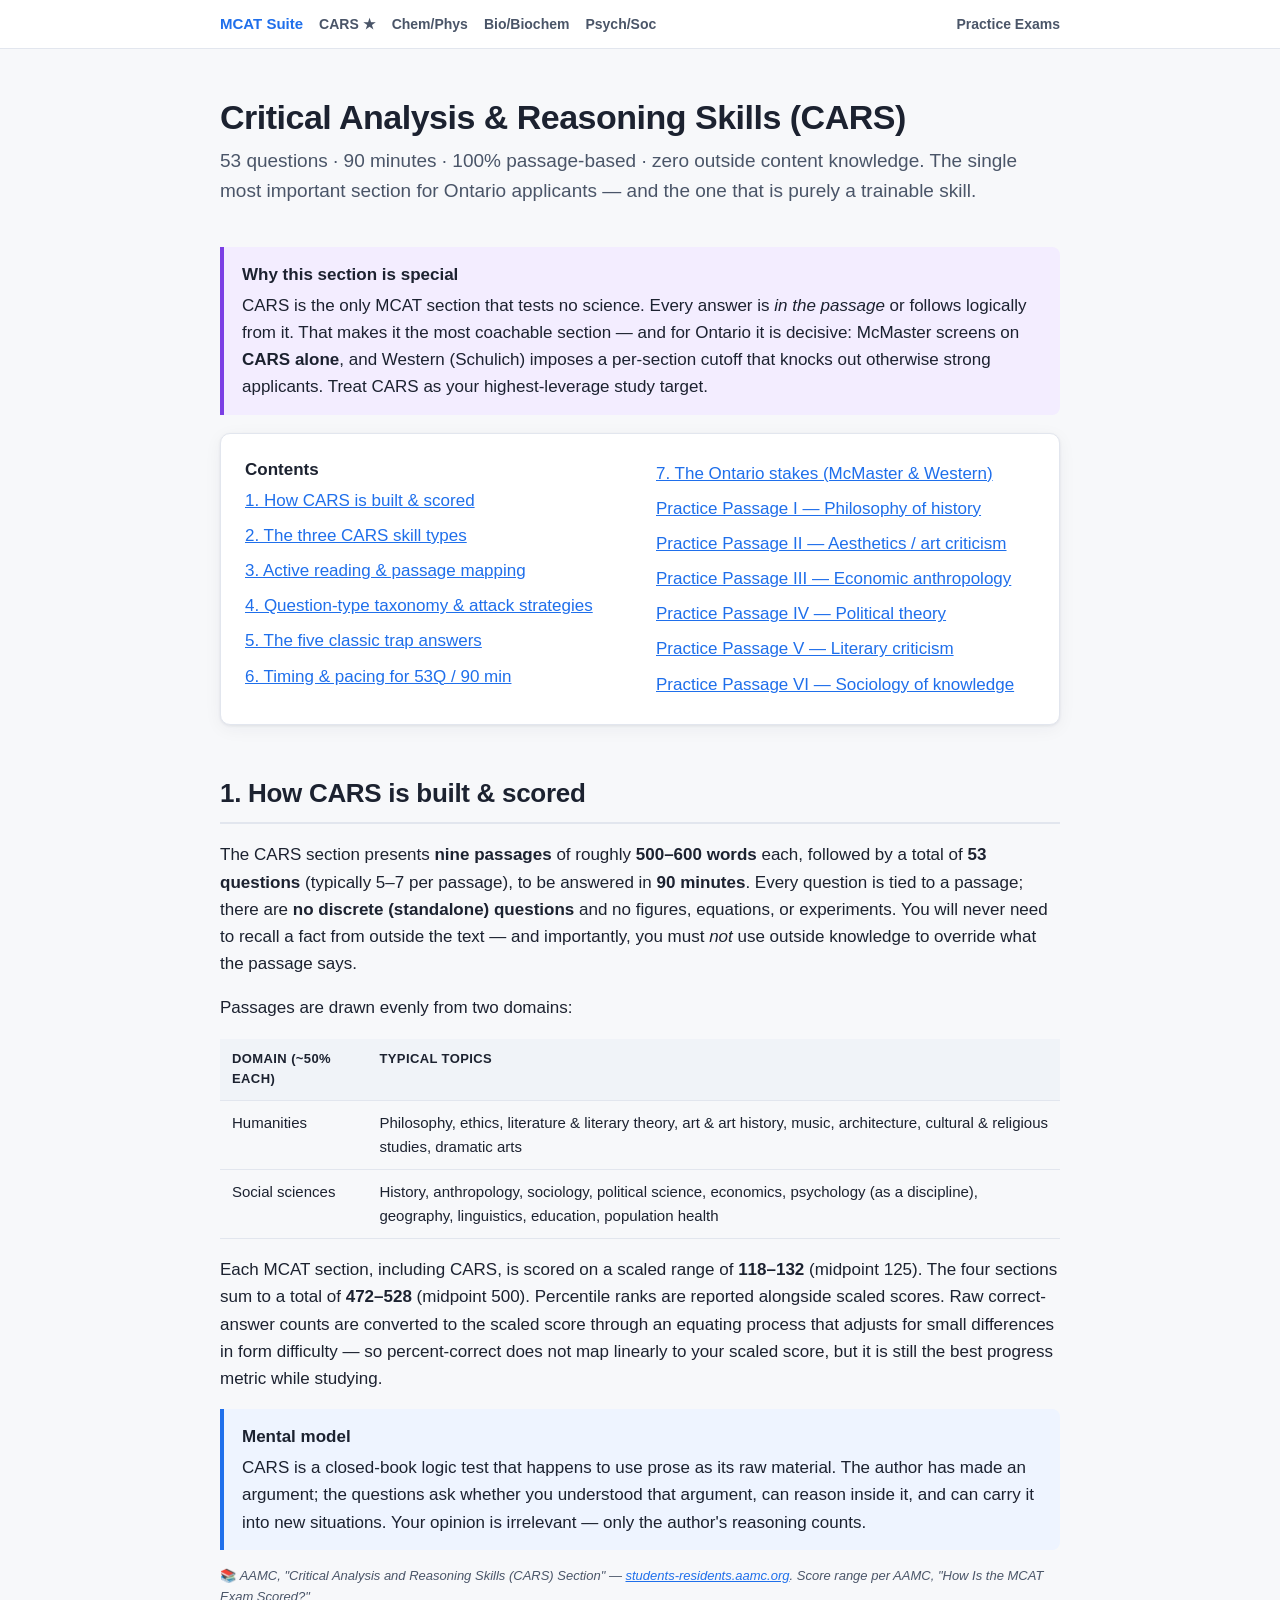
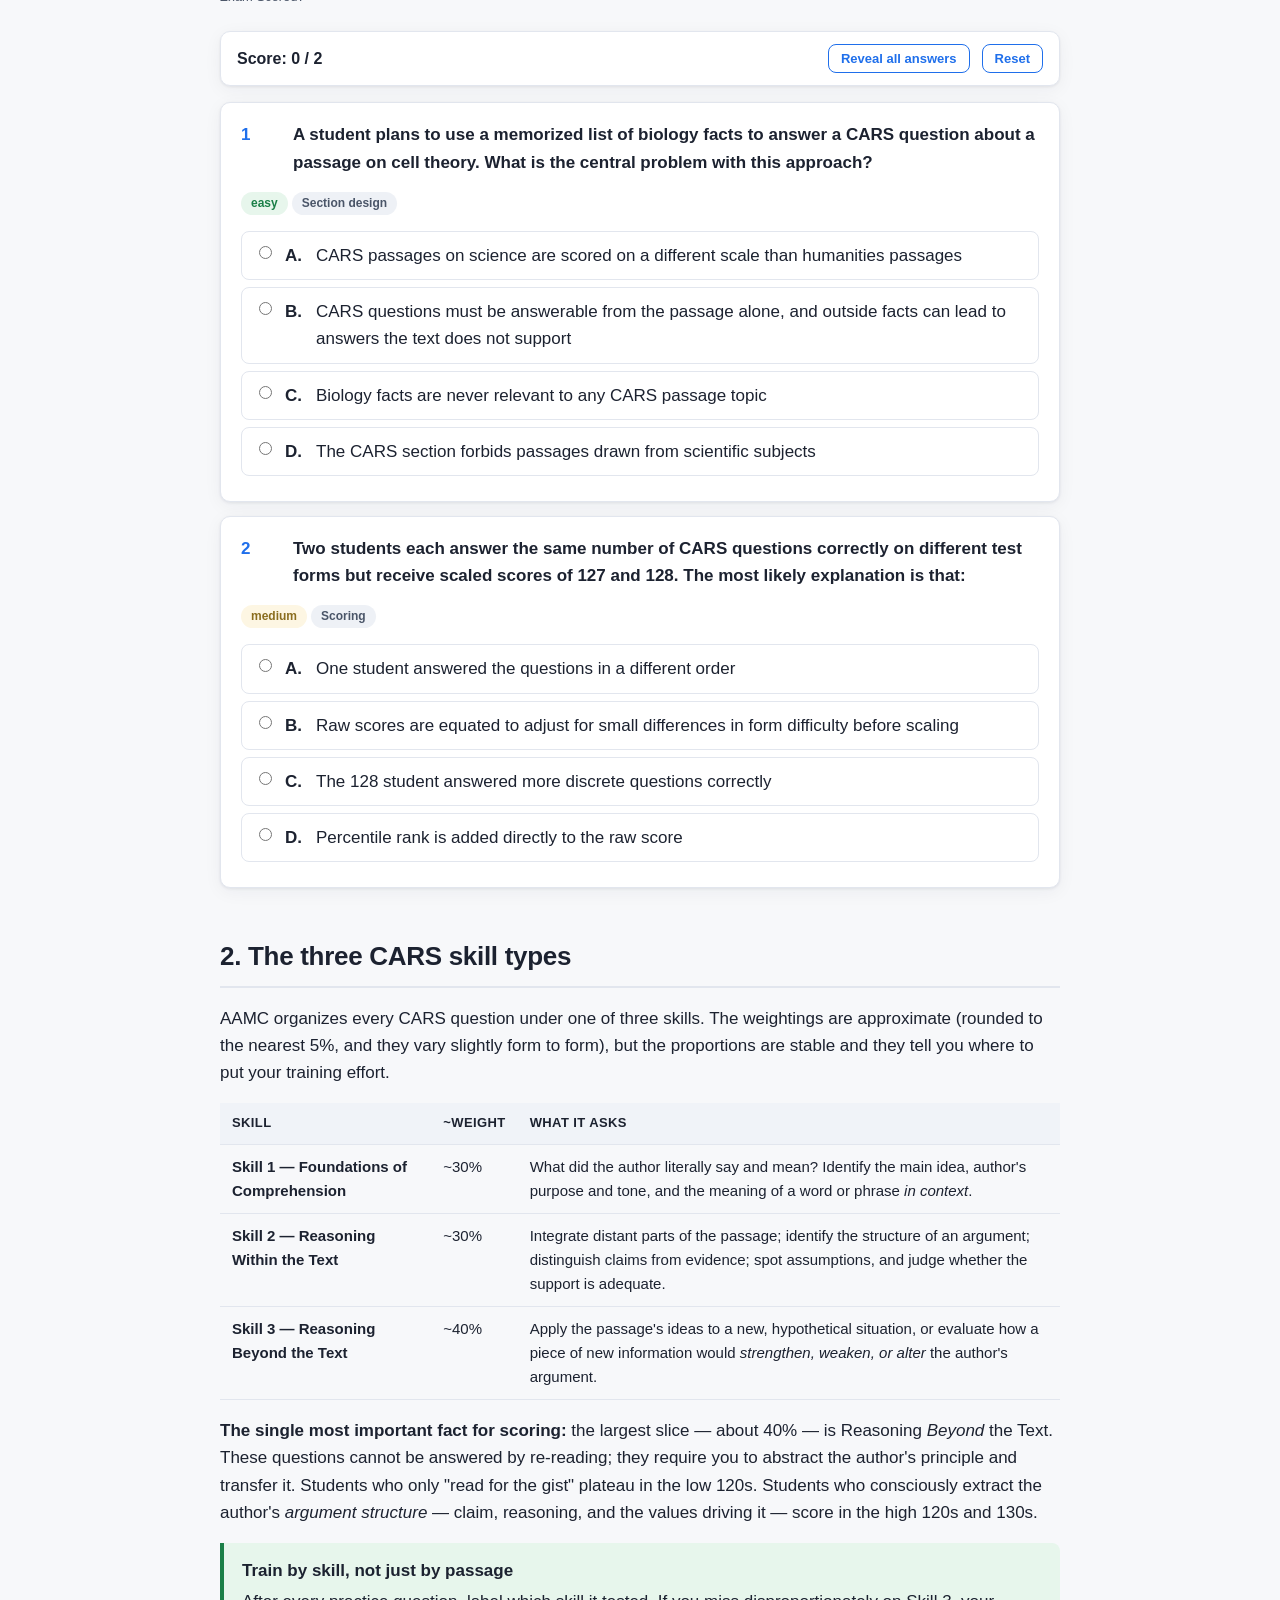
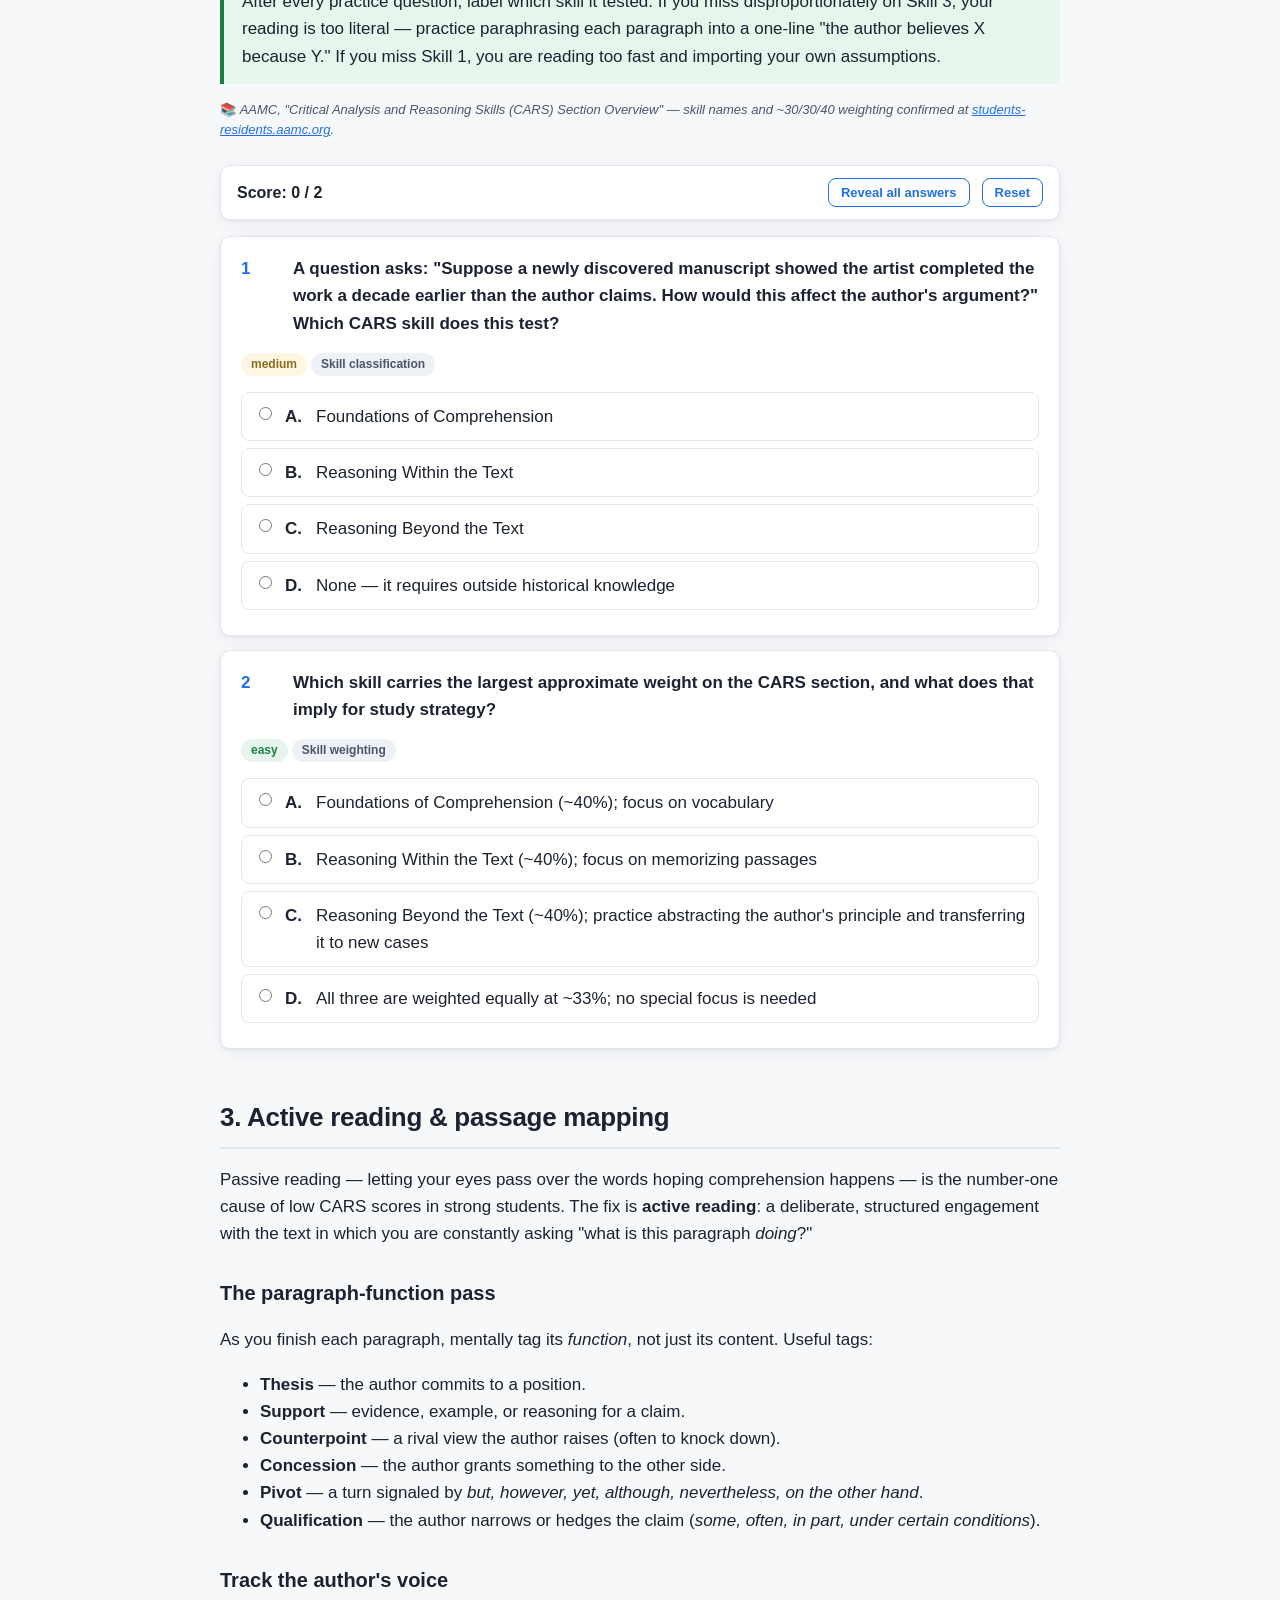
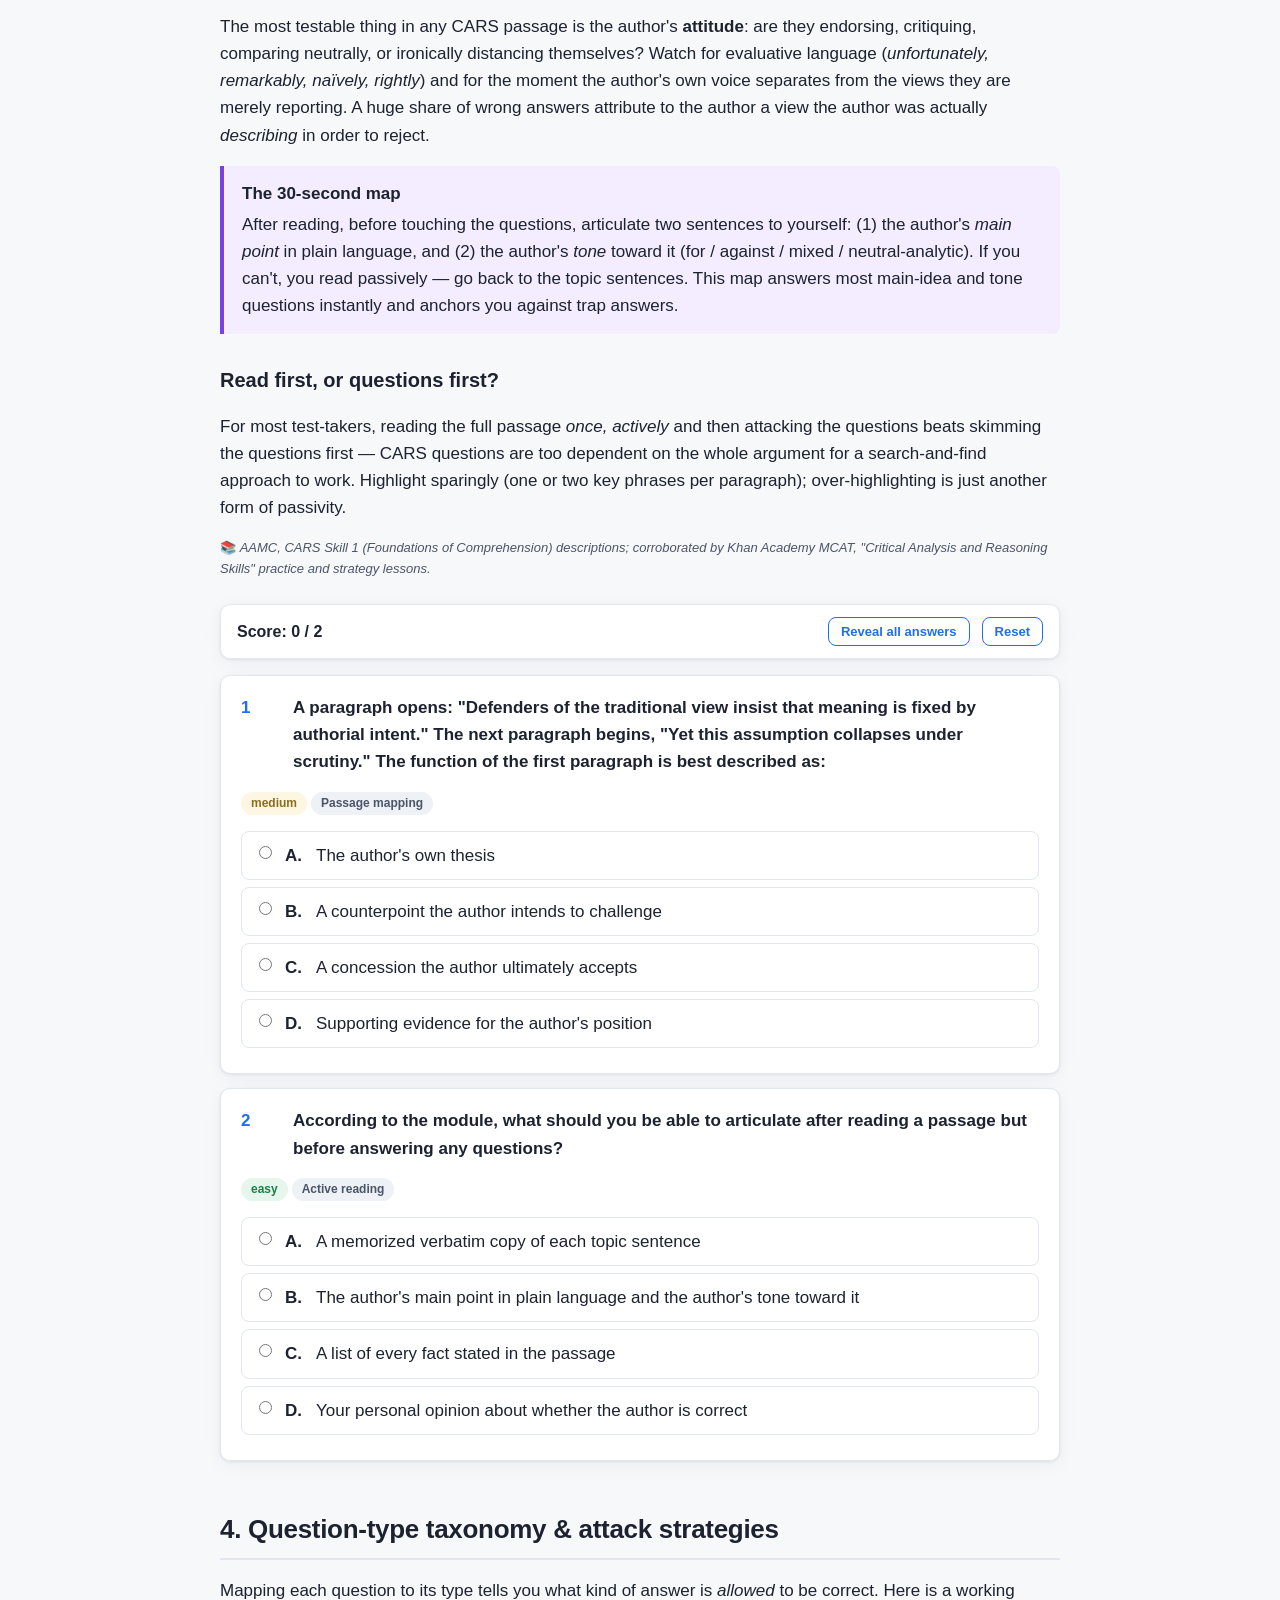
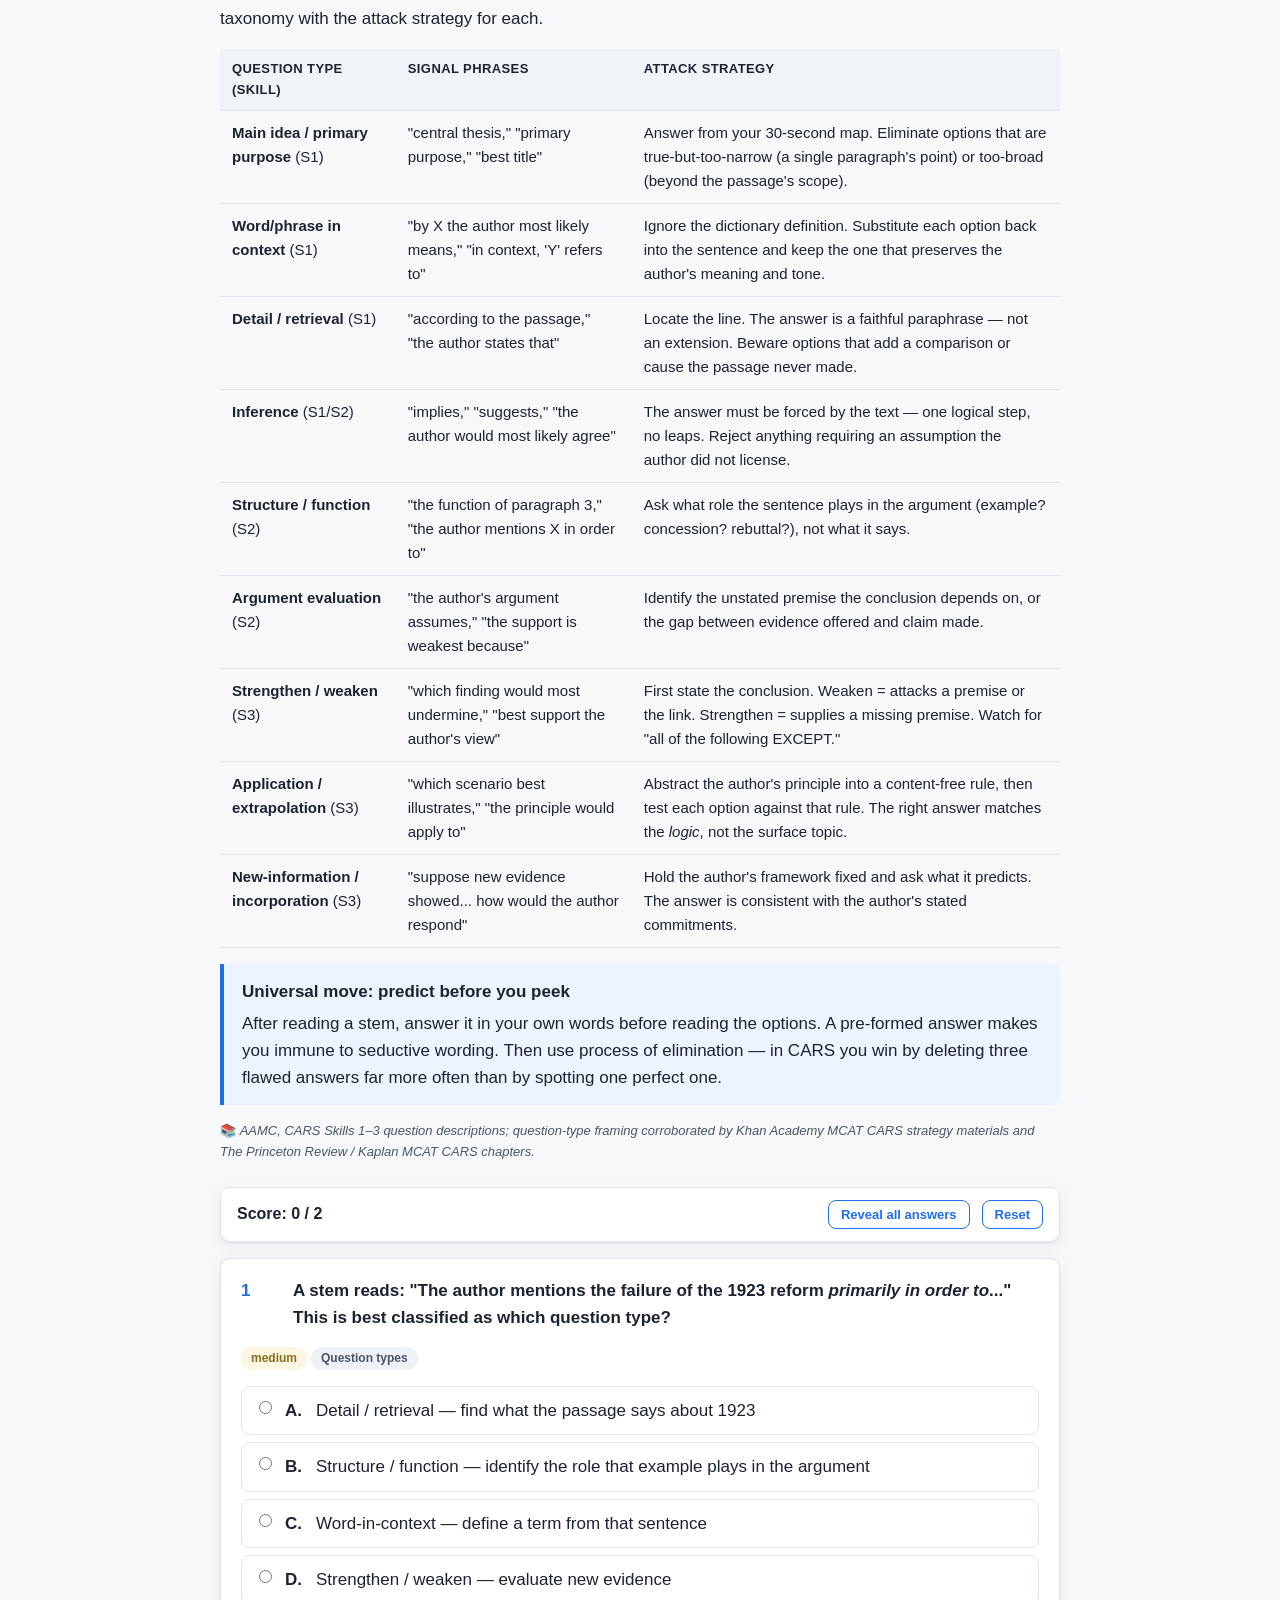
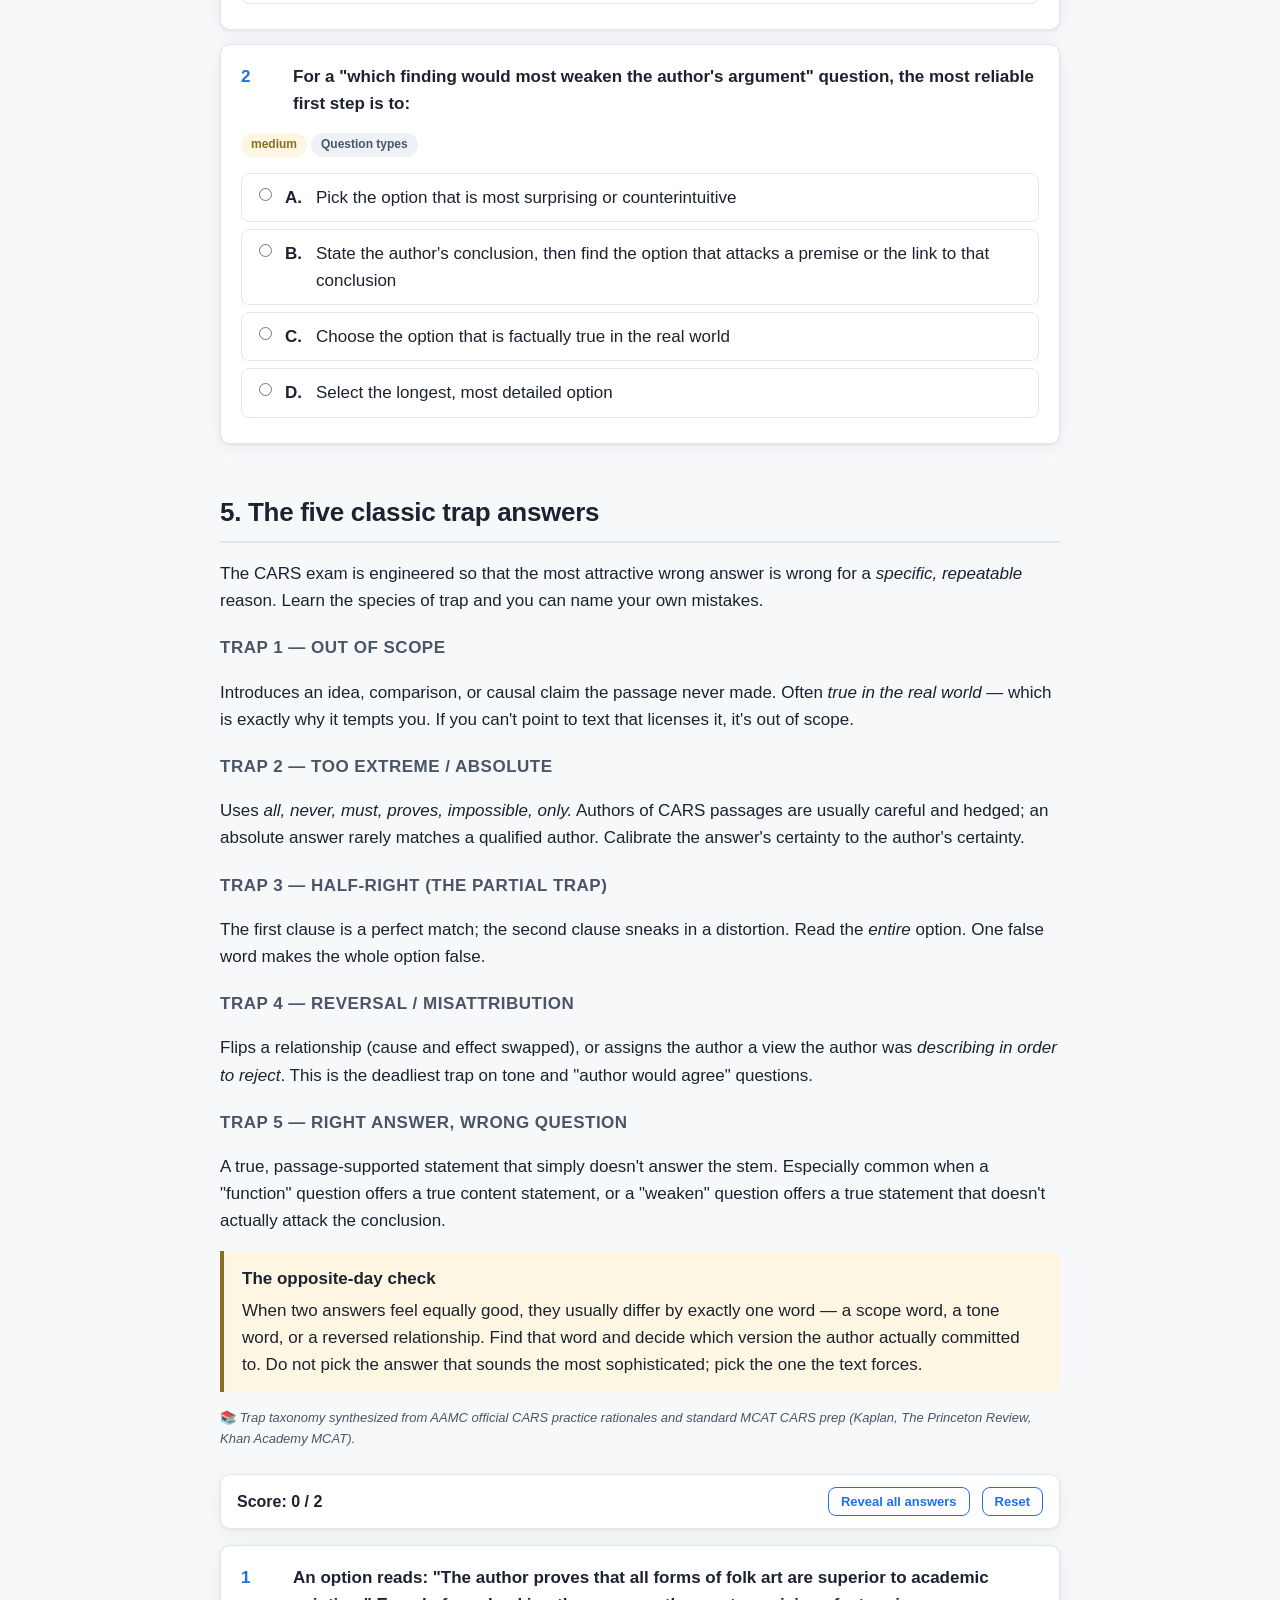
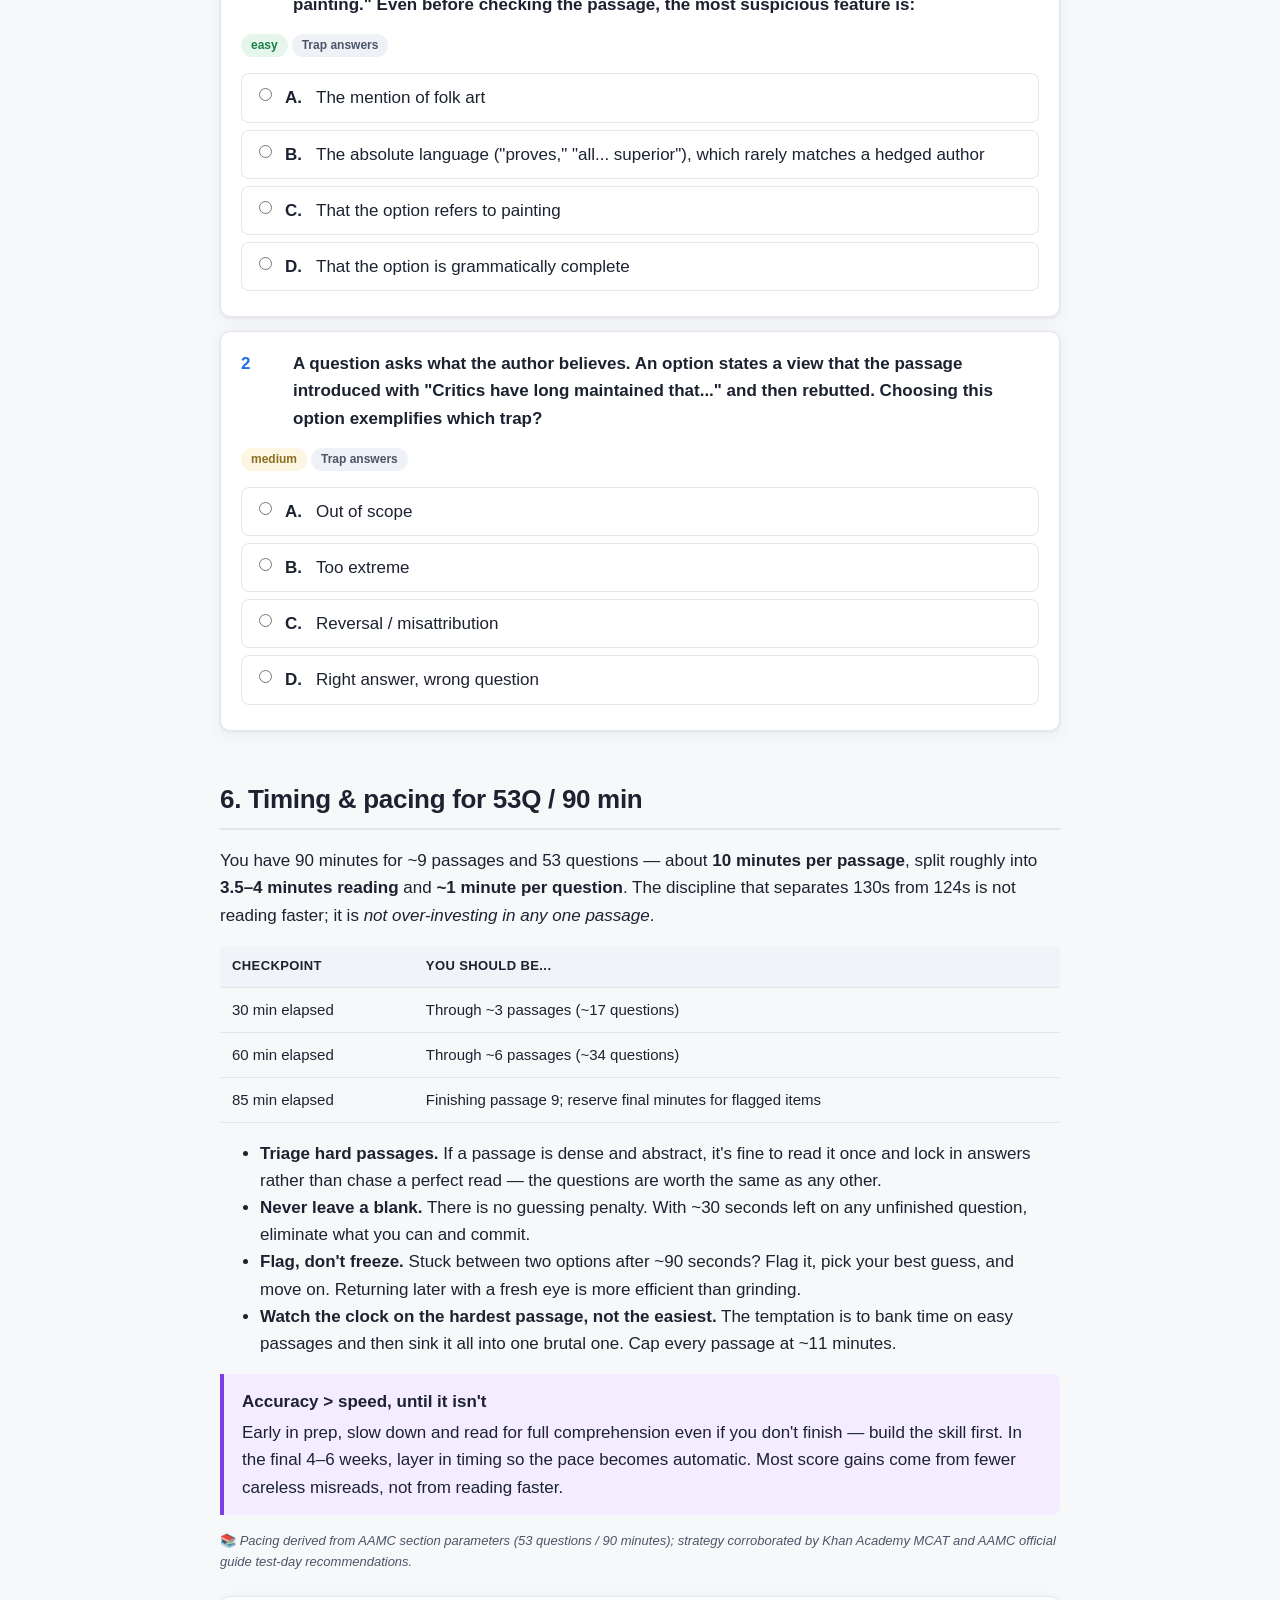
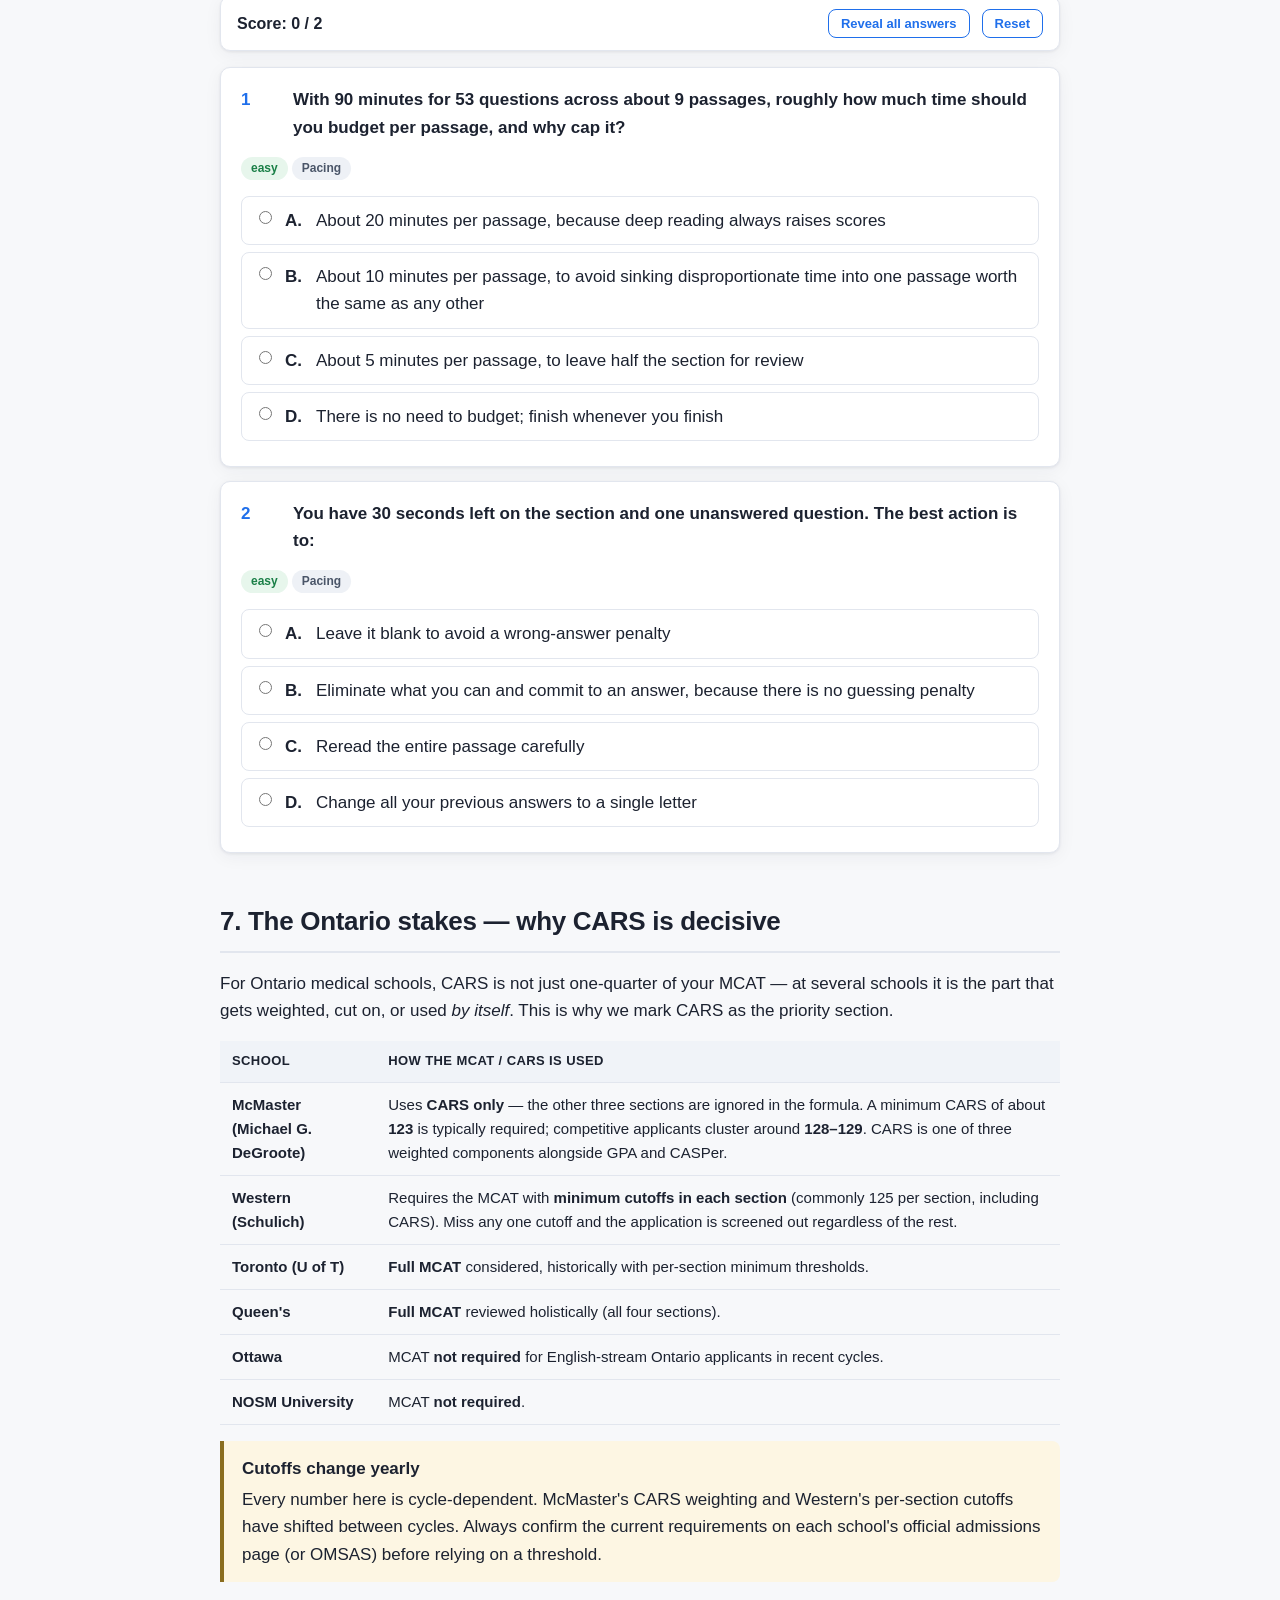
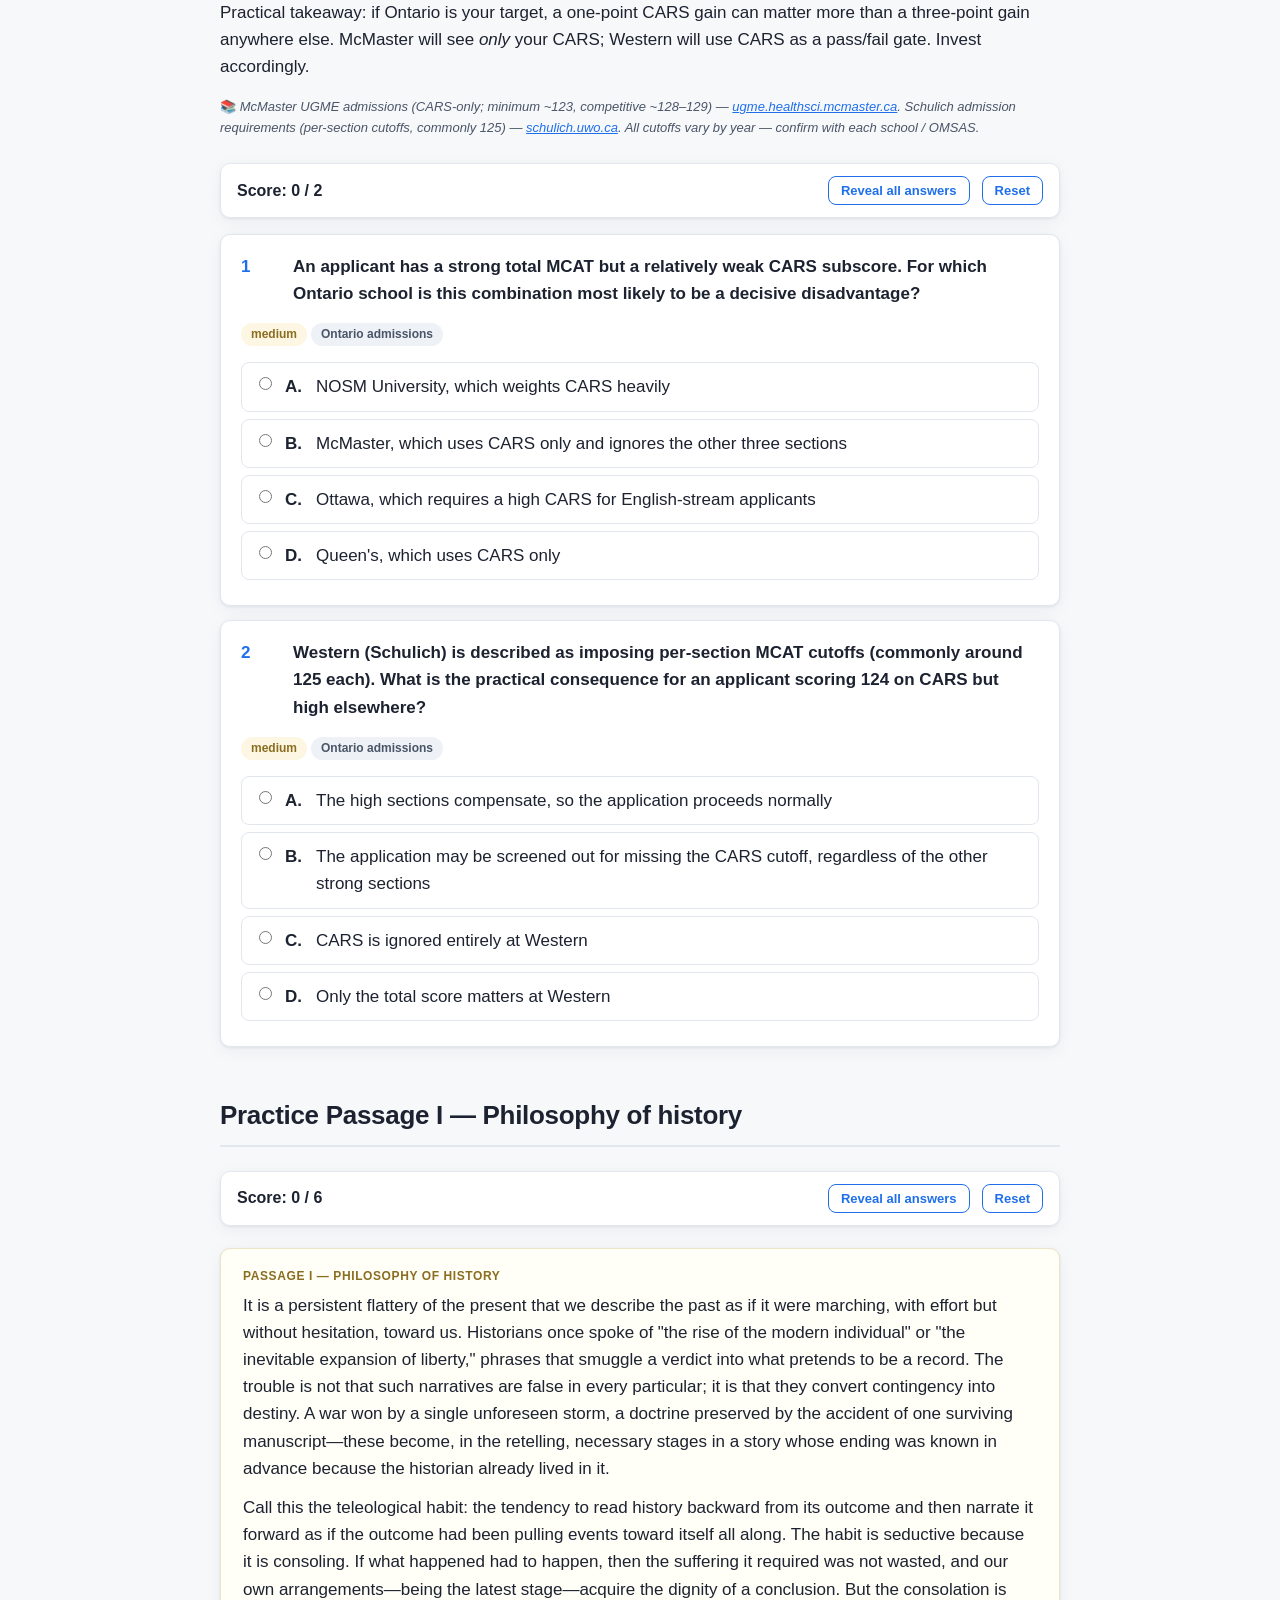
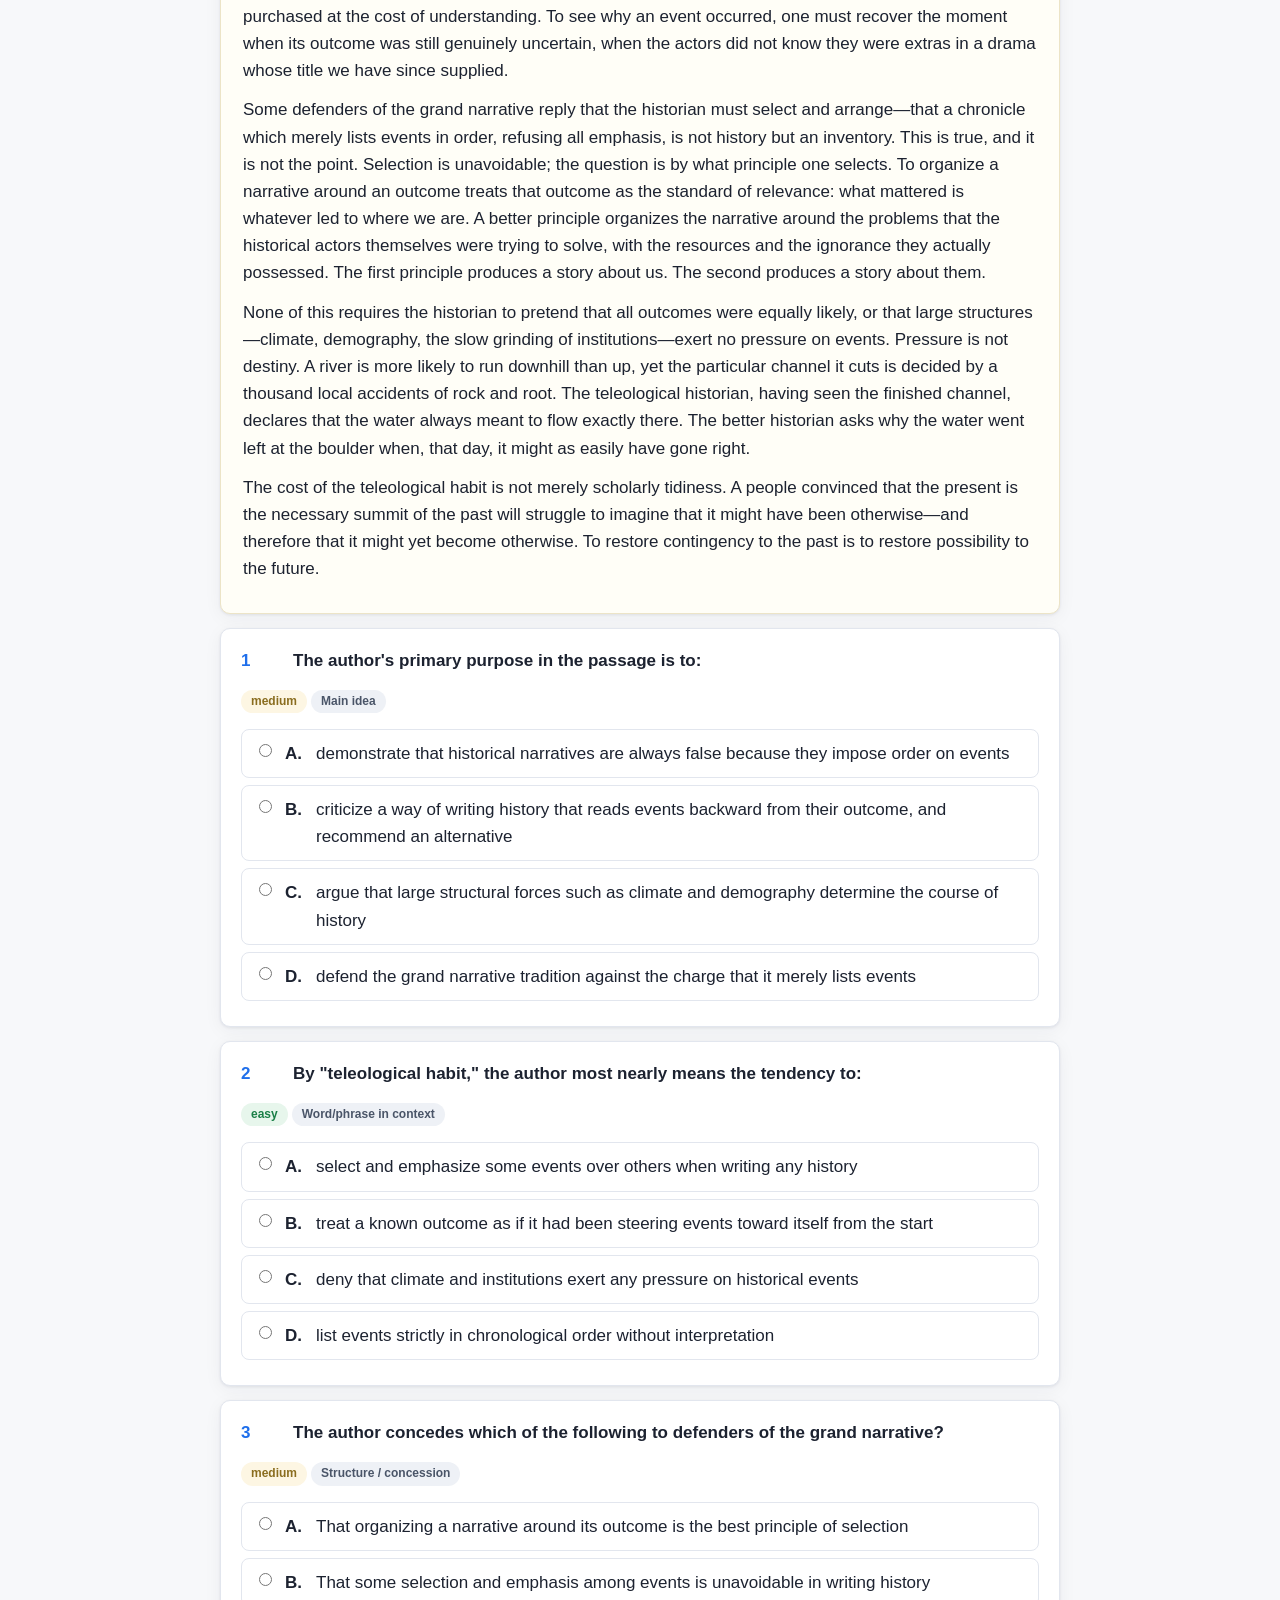
<file: study/cars.html>
<!DOCTYPE html>
<html lang="en">
<head>
<meta charset="utf-8">
<meta name="viewport" content="width=device-width, initial-scale=1">
<title>CARS — Critical Analysis &amp; Reasoning Skills | MCAT Suite</title>
<link rel="stylesheet" href="../assets/style.css">
</head>
<body>
<nav class="topbar"><div class="wrap">
  <a class="home" href="../index.html">MCAT Suite</a>
  <a href="../study/cars.html">CARS &#9733;</a>
  <a href="../study/chemphys.html">Chem/Phys</a>
  <a href="../study/biobiochem.html">Bio/Biochem</a>
  <a href="../study/psychsoc.html">Psych/Soc</a>
  <span class="spacer"></span>
  <a href="../index.html#exams">Practice Exams</a>
</div></nav>

<div class="wrap">

<header class="hero">
  <h1>Critical Analysis &amp; Reasoning Skills (CARS)</h1>
  <p class="lede">53 questions · 90 minutes · 100% passage-based · zero outside content knowledge. The single most important section for Ontario applicants — and the one that is purely a trainable skill.</p>
</header>

<div class="callout cars">
  <strong>Why this section is special</strong>
  CARS is the only MCAT section that tests no science. Every answer is <em>in the passage</em> or follows logically from it. That makes it the most coachable section — and for Ontario it is decisive: McMaster screens on <strong>CARS alone</strong>, and Western (Schulich) imposes a per-section cutoff that knocks out otherwise strong applicants. Treat CARS as your highest-leverage study target.
</div>

<div class="toc panel">
  <strong>Contents</strong>
  <a href="#scoring">1. How CARS is built &amp; scored</a>
  <a href="#skills">2. The three CARS skill types</a>
  <a href="#mapping">3. Active reading &amp; passage mapping</a>
  <a href="#qtypes">4. Question-type taxonomy &amp; attack strategies</a>
  <a href="#traps">5. The five classic trap answers</a>
  <a href="#pacing">6. Timing &amp; pacing for 53Q / 90 min</a>
  <a href="#ontario">7. The Ontario stakes (McMaster &amp; Western)</a>
  <a href="#p1">Practice Passage I — Philosophy of history</a>
  <a href="#p2">Practice Passage II — Aesthetics / art criticism</a>
  <a href="#p3">Practice Passage III — Economic anthropology</a>
  <a href="#p4">Practice Passage IV — Political theory</a>
  <a href="#p5">Practice Passage V — Literary criticism</a>
  <a href="#p6">Practice Passage VI — Sociology of knowledge</a>
</div>

<!-- ===================== MODULE 1 ===================== -->
<h2 id="scoring">1. How CARS is built &amp; scored</h2>

<p>The CARS section presents <strong>nine passages</strong> of roughly <strong>500–600 words</strong> each, followed by a total of <strong>53 questions</strong> (typically 5–7 per passage), to be answered in <strong>90 minutes</strong>. Every question is tied to a passage; there are <strong>no discrete (standalone) questions</strong> and no figures, equations, or experiments. You will never need to recall a fact from outside the text — and importantly, you must <em>not</em> use outside knowledge to override what the passage says.</p>

<p>Passages are drawn evenly from two domains:</p>

<table class="data">
  <tr><th>Domain (~50% each)</th><th>Typical topics</th></tr>
  <tr><td>Humanities</td><td>Philosophy, ethics, literature &amp; literary theory, art &amp; art history, music, architecture, cultural &amp; religious studies, dramatic arts</td></tr>
  <tr><td>Social sciences</td><td>History, anthropology, sociology, political science, economics, psychology (as a discipline), geography, linguistics, education, population health</td></tr>
</table>

<p>Each MCAT section, including CARS, is scored on a scaled range of <strong>118–132</strong> (midpoint 125). The four sections sum to a total of <strong>472–528</strong> (midpoint 500). Percentile ranks are reported alongside scaled scores. Raw correct-answer counts are converted to the scaled score through an equating process that adjusts for small differences in form difficulty — so percent-correct does not map linearly to your scaled score, but it is still the best progress metric while studying.</p>

<div class="callout">
  <strong>Mental model</strong>
  CARS is a closed-book logic test that happens to use prose as its raw material. The author has made an argument; the questions ask whether you understood that argument, can reason inside it, and can carry it into new situations. Your opinion is irrelevant — only the author's reasoning counts.
</div>

<p class="source">AAMC, "Critical Analysis and Reasoning Skills (CARS) Section" — <a href="https://students-residents.aamc.org/whats-mcat-exam/critical-analysis-and-reasoning-skills-section-overview">students-residents.aamc.org</a>. Score range per AAMC, "How Is the MCAT Exam Scored?"</p>

<div id="quiz-scoring"></div>

<!-- ===================== MODULE 2 ===================== -->
<h2 id="skills">2. The three CARS skill types</h2>

<p>AAMC organizes every CARS question under one of three skills. The weightings are approximate (rounded to the nearest 5%, and they vary slightly form to form), but the proportions are stable and they tell you where to put your training effort.</p>

<table class="data">
  <tr><th>Skill</th><th>~Weight</th><th>What it asks</th></tr>
  <tr><td><strong>Skill 1 — Foundations of Comprehension</strong></td><td>~30%</td><td>What did the author literally say and mean? Identify the main idea, author's purpose and tone, and the meaning of a word or phrase <em>in context</em>.</td></tr>
  <tr><td><strong>Skill 2 — Reasoning Within the Text</strong></td><td>~30%</td><td>Integrate distant parts of the passage; identify the structure of an argument; distinguish claims from evidence; spot assumptions, and judge whether the support is adequate.</td></tr>
  <tr><td><strong>Skill 3 — Reasoning Beyond the Text</strong></td><td>~40%</td><td>Apply the passage's ideas to a new, hypothetical situation, or evaluate how a piece of new information would <em>strengthen, weaken, or alter</em> the author's argument.</td></tr>
</table>

<p><strong>The single most important fact for scoring:</strong> the largest slice — about 40% — is Reasoning <em>Beyond</em> the Text. These questions cannot be answered by re-reading; they require you to abstract the author's principle and transfer it. Students who only "read for the gist" plateau in the low 120s. Students who consciously extract the author's <em>argument structure</em> — claim, reasoning, and the values driving it — score in the high 120s and 130s.</p>

<div class="callout good">
  <strong>Train by skill, not just by passage</strong>
  After every practice question, label which skill it tested. If you miss disproportionately on Skill 3, your reading is too literal — practice paraphrasing each paragraph into a one-line "the author believes X because Y." If you miss Skill 1, you are reading too fast and importing your own assumptions.
</div>

<p class="source">AAMC, "Critical Analysis and Reasoning Skills (CARS) Section Overview" — skill names and ~30/30/40 weighting confirmed at <a href="https://students-residents.aamc.org/whats-mcat-exam/critical-analysis-and-reasoning-skills-section-overview">students-residents.aamc.org</a>.</p>

<div id="quiz-skills"></div>

<!-- ===================== MODULE 3 ===================== -->
<h2 id="mapping">3. Active reading &amp; passage mapping</h2>

<p>Passive reading — letting your eyes pass over the words hoping comprehension happens — is the number-one cause of low CARS scores in strong students. The fix is <strong>active reading</strong>: a deliberate, structured engagement with the text in which you are constantly asking "what is this paragraph <em>doing</em>?"</p>

<h3>The paragraph-function pass</h3>
<p>As you finish each paragraph, mentally tag its <em>function</em>, not just its content. Useful tags:</p>
<ul>
  <li><strong>Thesis</strong> — the author commits to a position.</li>
  <li><strong>Support</strong> — evidence, example, or reasoning for a claim.</li>
  <li><strong>Counterpoint</strong> — a rival view the author raises (often to knock down).</li>
  <li><strong>Concession</strong> — the author grants something to the other side.</li>
  <li><strong>Pivot</strong> — a turn signaled by <em>but, however, yet, although, nevertheless, on the other hand</em>.</li>
  <li><strong>Qualification</strong> — the author narrows or hedges the claim (<em>some, often, in part, under certain conditions</em>).</li>
</ul>

<h3>Track the author's voice</h3>
<p>The most testable thing in any CARS passage is the author's <strong>attitude</strong>: are they endorsing, critiquing, comparing neutrally, or ironically distancing themselves? Watch for evaluative language (<em>unfortunately, remarkably, naïvely, rightly</em>) and for the moment the author's own voice separates from the views they are merely reporting. A huge share of wrong answers attribute to the author a view the author was actually <em>describing</em> in order to reject.</p>

<div class="callout cars">
  <strong>The 30-second map</strong>
  After reading, before touching the questions, articulate two sentences to yourself: (1) the author's <em>main point</em> in plain language, and (2) the author's <em>tone</em> toward it (for / against / mixed / neutral-analytic). If you can't, you read passively — go back to the topic sentences. This map answers most main-idea and tone questions instantly and anchors you against trap answers.
</div>

<h3>Read first, or questions first?</h3>
<p>For most test-takers, reading the full passage <em>once, actively</em> and then attacking the questions beats skimming the questions first — CARS questions are too dependent on the whole argument for a search-and-find approach to work. Highlight sparingly (one or two key phrases per paragraph); over-highlighting is just another form of passivity.</p>

<p class="source">AAMC, CARS Skill 1 (Foundations of Comprehension) descriptions; corroborated by Khan Academy MCAT, "Critical Analysis and Reasoning Skills" practice and strategy lessons.</p>

<div id="quiz-mapping"></div>

<!-- ===================== MODULE 4 ===================== -->
<h2 id="qtypes">4. Question-type taxonomy &amp; attack strategies</h2>

<p>Mapping each question to its type tells you what kind of answer is <em>allowed</em> to be correct. Here is a working taxonomy with the attack strategy for each.</p>

<table class="data">
  <tr><th>Question type (skill)</th><th>Signal phrases</th><th>Attack strategy</th></tr>
  <tr><td><strong>Main idea / primary purpose</strong> (S1)</td><td>"central thesis," "primary purpose," "best title"</td><td>Answer from your 30-second map. Eliminate options that are true-but-too-narrow (a single paragraph's point) or too-broad (beyond the passage's scope).</td></tr>
  <tr><td><strong>Word/phrase in context</strong> (S1)</td><td>"by X the author most likely means," "in context, 'Y' refers to"</td><td>Ignore the dictionary definition. Substitute each option back into the sentence and keep the one that preserves the author's meaning and tone.</td></tr>
  <tr><td><strong>Detail / retrieval</strong> (S1)</td><td>"according to the passage," "the author states that"</td><td>Locate the line. The answer is a faithful paraphrase — not an extension. Beware options that add a comparison or cause the passage never made.</td></tr>
  <tr><td><strong>Inference</strong> (S1/S2)</td><td>"implies," "suggests," "the author would most likely agree"</td><td>The answer must be forced by the text — one logical step, no leaps. Reject anything requiring an assumption the author did not license.</td></tr>
  <tr><td><strong>Structure / function</strong> (S2)</td><td>"the function of paragraph 3," "the author mentions X in order to"</td><td>Ask what role the sentence plays in the argument (example? concession? rebuttal?), not what it says.</td></tr>
  <tr><td><strong>Argument evaluation</strong> (S2)</td><td>"the author's argument assumes," "the support is weakest because"</td><td>Identify the unstated premise the conclusion depends on, or the gap between evidence offered and claim made.</td></tr>
  <tr><td><strong>Strengthen / weaken</strong> (S3)</td><td>"which finding would most undermine," "best support the author's view"</td><td>First state the conclusion. Weaken = attacks a premise or the link. Strengthen = supplies a missing premise. Watch for "all of the following EXCEPT."</td></tr>
  <tr><td><strong>Application / extrapolation</strong> (S3)</td><td>"which scenario best illustrates," "the principle would apply to"</td><td>Abstract the author's principle into a content-free rule, then test each option against that rule. The right answer matches the <em>logic</em>, not the surface topic.</td></tr>
  <tr><td><strong>New-information / incorporation</strong> (S3)</td><td>"suppose new evidence showed... how would the author respond"</td><td>Hold the author's framework fixed and ask what it predicts. The answer is consistent with the author's stated commitments.</td></tr>
</table>

<div class="callout">
  <strong>Universal move: predict before you peek</strong>
  After reading a stem, answer it in your own words before reading the options. A pre-formed answer makes you immune to seductive wording. Then use process of elimination — in CARS you win by deleting three flawed answers far more often than by spotting one perfect one.
</div>

<p class="source">AAMC, CARS Skills 1–3 question descriptions; question-type framing corroborated by Khan Academy MCAT CARS strategy materials and The Princeton Review / Kaplan MCAT CARS chapters.</p>

<div id="quiz-qtypes"></div>

<!-- ===================== MODULE 5 ===================== -->
<h2 id="traps">5. The five classic trap answers</h2>

<p>The CARS exam is engineered so that the most attractive wrong answer is wrong for a <em>specific, repeatable</em> reason. Learn the species of trap and you can name your own mistakes.</p>

<h4>Trap 1 — Out of scope</h4>
<p>Introduces an idea, comparison, or causal claim the passage never made. Often <em>true in the real world</em> — which is exactly why it tempts you. If you can't point to text that licenses it, it's out of scope.</p>

<h4>Trap 2 — Too extreme / absolute</h4>
<p>Uses <em>all, never, must, proves, impossible, only.</em> Authors of CARS passages are usually careful and hedged; an absolute answer rarely matches a qualified author. Calibrate the answer's certainty to the author's certainty.</p>

<h4>Trap 3 — Half-right (the partial trap)</h4>
<p>The first clause is a perfect match; the second clause sneaks in a distortion. Read the <em>entire</em> option. One false word makes the whole option false.</p>

<h4>Trap 4 — Reversal / misattribution</h4>
<p>Flips a relationship (cause and effect swapped), or assigns the author a view the author was <em>describing in order to reject</em>. This is the deadliest trap on tone and "author would agree" questions.</p>

<h4>Trap 5 — Right answer, wrong question</h4>
<p>A true, passage-supported statement that simply doesn't answer the stem. Especially common when a "function" question offers a true content statement, or a "weaken" question offers a true statement that doesn't actually attack the conclusion.</p>

<div class="callout warn">
  <strong>The opposite-day check</strong>
  When two answers feel equally good, they usually differ by exactly one word — a scope word, a tone word, or a reversed relationship. Find that word and decide which version the author actually committed to. Do not pick the answer that sounds the most sophisticated; pick the one the text forces.
</div>

<p class="source">Trap taxonomy synthesized from AAMC official CARS practice rationales and standard MCAT CARS prep (Kaplan, The Princeton Review, Khan Academy MCAT).</p>

<div id="quiz-traps"></div>

<!-- ===================== MODULE 6 ===================== -->
<h2 id="pacing">6. Timing &amp; pacing for 53Q / 90 min</h2>

<p>You have 90 minutes for ~9 passages and 53 questions — about <strong>10 minutes per passage</strong>, split roughly into <strong>3.5–4 minutes reading</strong> and <strong>~1 minute per question</strong>. The discipline that separates 130s from 124s is not reading faster; it is <em>not over-investing in any one passage</em>.</p>

<table class="data">
  <tr><th>Checkpoint</th><th>You should be...</th></tr>
  <tr><td>30 min elapsed</td><td>Through ~3 passages (~17 questions)</td></tr>
  <tr><td>60 min elapsed</td><td>Through ~6 passages (~34 questions)</td></tr>
  <tr><td>85 min elapsed</td><td>Finishing passage 9; reserve final minutes for flagged items</td></tr>
</table>

<ul>
  <li><strong>Triage hard passages.</strong> If a passage is dense and abstract, it's fine to read it once and lock in answers rather than chase a perfect read — the questions are worth the same as any other.</li>
  <li><strong>Never leave a blank.</strong> There is no guessing penalty. With ~30 seconds left on any unfinished question, eliminate what you can and commit.</li>
  <li><strong>Flag, don't freeze.</strong> Stuck between two options after ~90 seconds? Flag it, pick your best guess, and move on. Returning later with a fresh eye is more efficient than grinding.</li>
  <li><strong>Watch the clock on the hardest passage, not the easiest.</strong> The temptation is to bank time on easy passages and then sink it all into one brutal one. Cap every passage at ~11 minutes.</li>
</ul>

<div class="callout cars">
  <strong>Accuracy &gt; speed, until it isn't</strong>
  Early in prep, slow down and read for full comprehension even if you don't finish — build the skill first. In the final 4–6 weeks, layer in timing so the pace becomes automatic. Most score gains come from fewer careless misreads, not from reading faster.
</div>

<p class="source">Pacing derived from AAMC section parameters (53 questions / 90 minutes); strategy corroborated by Khan Academy MCAT and AAMC official guide test-day recommendations.</p>

<div id="quiz-pacing"></div>

<!-- ===================== MODULE 7 ===================== -->
<h2 id="ontario">7. The Ontario stakes — why CARS is decisive</h2>

<p>For Ontario medical schools, CARS is not just one-quarter of your MCAT — at several schools it is the part that gets weighted, cut on, or used <em>by itself</em>. This is why we mark CARS as the priority section.</p>

<table class="data">
  <tr><th>School</th><th>How the MCAT / CARS is used</th></tr>
  <tr><td><strong>McMaster (Michael G. DeGroote)</strong></td><td>Uses <strong>CARS only</strong> — the other three sections are ignored in the formula. A minimum CARS of about <strong>123</strong> is typically required; competitive applicants cluster around <strong>128–129</strong>. CARS is one of three weighted components alongside GPA and CASPer.</td></tr>
  <tr><td><strong>Western (Schulich)</strong></td><td>Requires the MCAT with <strong>minimum cutoffs in each section</strong> (commonly 125 per section, including CARS). Miss any one cutoff and the application is screened out regardless of the rest.</td></tr>
  <tr><td><strong>Toronto (U of T)</strong></td><td><strong>Full MCAT</strong> considered, historically with per-section minimum thresholds.</td></tr>
  <tr><td><strong>Queen's</strong></td><td><strong>Full MCAT</strong> reviewed holistically (all four sections).</td></tr>
  <tr><td><strong>Ottawa</strong></td><td>MCAT <strong>not required</strong> for English-stream Ontario applicants in recent cycles.</td></tr>
  <tr><td><strong>NOSM University</strong></td><td>MCAT <strong>not required</strong>.</td></tr>
</table>

<div class="callout warn">
  <strong>Cutoffs change yearly</strong>
  Every number here is cycle-dependent. McMaster's CARS weighting and Western's per-section cutoffs have shifted between cycles. Always confirm the current requirements on each school's official admissions page (or OMSAS) before relying on a threshold.
</div>

<p>Practical takeaway: if Ontario is your target, a one-point CARS gain can matter more than a three-point gain anywhere else. McMaster will see <em>only</em> your CARS; Western will use CARS as a pass/fail gate. Invest accordingly.</p>

<p class="source">McMaster UGME admissions (CARS-only; minimum ~123, competitive ~128–129) — <a href="https://ugme.healthsci.mcmaster.ca/admissions/">ugme.healthsci.mcmaster.ca</a>. Schulich admission requirements (per-section cutoffs, commonly 125) — <a href="https://www.schulich.uwo.ca/med-dent-admissions/medicine/admission-requirements.html">schulich.uwo.ca</a>. All cutoffs vary by year — confirm with each school / OMSAS.</p>

<div id="quiz-ontario"></div>

<!-- ===================== PRACTICE PASSAGES ===================== -->
<h2 id="p1">Practice Passage I — Philosophy of history</h2>
<div id="quiz-p1"></div>

<h2 id="p2">Practice Passage II — Aesthetics &amp; art criticism</h2>
<div id="quiz-p2"></div>

<h2 id="p3">Practice Passage III — Economic anthropology</h2>
<div id="quiz-p3"></div>

<h2 id="p4">Practice Passage IV — Political theory</h2>
<div id="quiz-p4"></div>

<h2 id="p5">Practice Passage V — Literary criticism</h2>
<div id="quiz-p5"></div>

<h2 id="p6">Practice Passage VI — Sociology of knowledge</h2>
<div id="quiz-p6"></div>

<footer class="foot">
  MCAT Suite — CARS study guide. Original practice passages; facts cited to AAMC and official Ontario admissions pages. For study use; confirm all admissions cutoffs with the schools directly.
</footer>

</div><!-- /.wrap -->

<script src="../assets/quiz.js"></script>
<script>
/* ---------------- Module concept-check quizzes ---------------- */

MCAT.renderQuiz('#quiz-scoring', { questions: [
  { id:'cars-sc-1', section:'cars',
    stem:'A student plans to use a memorized list of biology facts to answer a CARS question about a passage on cell theory. What is the central problem with this approach?',
    options:[
      'CARS passages on science are scored on a different scale than humanities passages',
      'CARS questions must be answerable from the passage alone, and outside facts can lead to answers the text does not support',
      'Biology facts are never relevant to any CARS passage topic',
      'The CARS section forbids passages drawn from scientific subjects'
    ],
    answer:1,
    rationales:[
      'No — all CARS passages use the same 118–132 scale; topic does not change scoring.',
      'Correct — CARS is self-contained; importing outside facts risks selecting a real-world-true but passage-unsupported answer.',
      'Too absolute, and beside the point; the issue is reliance on outside knowledge, not relevance.',
      'CARS passages are humanities/social sciences, but the rule is about not needing outside knowledge, not a ban on science-flavored prose.'
    ],
    explanation:'The defining feature of CARS is that no outside content knowledge is required or appropriate; correct answers are grounded in the passage. Using memorized facts invites out-of-scope errors.',
    source:'AAMC, CARS Section Overview; Khan Academy MCAT CARS.',
    topic:'Section design', difficulty:'easy' },
  { id:'cars-sc-2', section:'cars',
    stem:'Two students each answer the same number of CARS questions correctly on different test forms but receive scaled scores of 127 and 128. The most likely explanation is that:',
    options:[
      'One student answered the questions in a different order',
      'Raw scores are equated to adjust for small differences in form difficulty before scaling',
      'The 128 student answered more discrete questions correctly',
      'Percentile rank is added directly to the raw score'
    ],
    answer:1,
    rationales:[
      'Order of answering does not affect scoring.',
      'Correct — equating maps raw correct counts to the 118–132 scale, compensating for form-to-form difficulty differences, so identical raw scores can scale slightly differently.',
      'CARS has no discrete questions; all are passage-based.',
      'Percentiles are reported alongside, not added to, scaled scores.'
    ],
    explanation:'Scaled scores come from an equating process, so the same raw count can yield slightly different scaled scores across forms. CARS also has no discrete questions.',
    source:'AAMC, "How Is the MCAT Exam Scored?"; CARS Section Overview.',
    topic:'Scoring', difficulty:'medium' }
] });

MCAT.renderQuiz('#quiz-skills', { questions: [
  { id:'cars-sk-1', section:'cars',
    stem:'A question asks: "Suppose a newly discovered manuscript showed the artist completed the work a decade earlier than the author claims. How would this affect the author\'s argument?" Which CARS skill does this test?',
    options:[
      'Foundations of Comprehension',
      'Reasoning Within the Text',
      'Reasoning Beyond the Text',
      'None — it requires outside historical knowledge'
    ],
    answer:2,
    rationales:[
      'Comprehension covers main idea, tone, and word meaning, not the effect of new evidence.',
      'Reasoning Within the Text integrates parts already in the passage; it does not introduce new information.',
      'Correct — assessing how new, hypothetical information changes the argument is the hallmark of Reasoning Beyond the Text (~40%).',
      'It requires only reasoning from the passage plus the hypothetical, not real outside knowledge.'
    ],
    explanation:'Incorporating new information to judge its impact on the argument is Skill 3, Reasoning Beyond the Text — the largest skill category.',
    source:'AAMC, CARS Skills 1–3 descriptions.',
    topic:'Skill classification', difficulty:'medium' },
  { id:'cars-sk-2', section:'cars',
    stem:'Which skill carries the largest approximate weight on the CARS section, and what does that imply for study strategy?',
    options:[
      'Foundations of Comprehension (~40%); focus on vocabulary',
      'Reasoning Within the Text (~40%); focus on memorizing passages',
      'Reasoning Beyond the Text (~40%); practice abstracting the author\'s principle and transferring it to new cases',
      'All three are weighted equally at ~33%; no special focus is needed'
    ],
    answer:2,
    rationales:[
      'Comprehension is ~30%, not 40%, and vocabulary is a small part of it.',
      'Reasoning Within the Text is ~30%; passages cannot be memorized in advance.',
      'Correct — Reasoning Beyond the Text is ~40%, the largest slice, and rewards abstracting and applying the author\'s logic.',
      'The weights are ~30/30/40, not equal.'
    ],
    explanation:'Reasoning Beyond the Text is ~40% of questions, so practicing application and new-information reasoning yields the greatest score leverage.',
    source:'AAMC, CARS Section Overview (~30/30/40 weighting).',
    topic:'Skill weighting', difficulty:'easy' }
] });

MCAT.renderQuiz('#quiz-mapping', { questions: [
  { id:'cars-mp-1', section:'cars',
    stem:'A paragraph opens: "Defenders of the traditional view insist that meaning is fixed by authorial intent." The next paragraph begins, "Yet this assumption collapses under scrutiny." The function of the first paragraph is best described as:',
    options:[
      'The author\'s own thesis',
      'A counterpoint the author intends to challenge',
      'A concession the author ultimately accepts',
      'Supporting evidence for the author\'s position'
    ],
    answer:1,
    rationales:[
      'The "Yet... collapses" pivot shows the author rejects this view, so it is not the author\'s thesis.',
      'Correct — the view is attributed to others ("Defenders... insist") and then attacked, marking it as a counterpoint set up for rebuttal.',
      'A concession would be granted, not said to "collapse"; the author rejects it.',
      'It is the position being argued against, not evidence for the author.'
    ],
    explanation:'Attribution language ("Defenders... insist") plus a pivot ("Yet... collapses") signals a counterpoint the author raises to refute. Tracking paragraph function prevents misattributing this view to the author.',
    source:'AAMC, CARS Skill 2 (argument structure); active-reading strategy.',
    topic:'Passage mapping', difficulty:'medium' },
  { id:'cars-mp-2', section:'cars',
    stem:'According to the module, what should you be able to articulate after reading a passage but before answering any questions?',
    options:[
      'A memorized verbatim copy of each topic sentence',
      'The author\'s main point in plain language and the author\'s tone toward it',
      'A list of every fact stated in the passage',
      'Your personal opinion about whether the author is correct'
    ],
    answer:1,
    rationales:[
      'Verbatim memorization is unnecessary and slow.',
      'Correct — the "30-second map" is the main point plus the author\'s attitude, which anchors most main-idea and tone questions.',
      'Cataloguing every fact is passive and inefficient.',
      'Your opinion is irrelevant in CARS; only the author\'s reasoning matters.'
    ],
    explanation:'A concise main-point-plus-tone summary lets you answer big-picture questions quickly and resist trap answers that misstate the author\'s stance.',
    source:'CARS active-reading strategy; AAMC Skill 1.',
    topic:'Active reading', difficulty:'easy' }
] });

MCAT.renderQuiz('#quiz-qtypes', { questions: [
  { id:'cars-qt-1', section:'cars',
    stem:'A stem reads: "The author mentions the failure of the 1923 reform <em>primarily in order to</em>..." This is best classified as which question type?',
    options:[
      'Detail / retrieval — find what the passage says about 1923',
      'Structure / function — identify the role that example plays in the argument',
      'Word-in-context — define a term from that sentence',
      'Strengthen / weaken — evaluate new evidence'
    ],
    answer:1,
    rationales:[
      'A retrieval question asks what is said; "in order to" asks why it is said.',
      'Correct — "in order to" targets the rhetorical function of the example within the argument, a Skill 2 structure/function question.',
      'No term is being defined.',
      'No new evidence is introduced to evaluate.'
    ],
    explanation:'"In order to" / "the function of" stems ask for the role a detail plays, not its content. Answer by asking what job the example does (illustrate, concede, rebut).',
    source:'AAMC, CARS Skill 2; question-type taxonomy.',
    topic:'Question types', difficulty:'medium' },
  { id:'cars-qt-2', section:'cars',
    stem:'For a "which finding would most weaken the author\'s argument" question, the most reliable first step is to:',
    options:[
      'Pick the option that is most surprising or counterintuitive',
      'State the author\'s conclusion, then find the option that attacks a premise or the link to that conclusion',
      'Choose the option that is factually true in the real world',
      'Select the longest, most detailed option'
    ],
    answer:1,
    rationales:[
      'Surprise is irrelevant; relevance to the conclusion is what matters.',
      'Correct — weakening requires first identifying the conclusion, then finding what undercuts its support; this prevents picking a true-but-irrelevant option.',
      'Real-world truth does not make an option weaken the argument.',
      'Length is not a signal of correctness.'
    ],
    explanation:'Strengthen/weaken questions hinge on the conclusion-evidence link. Articulate the conclusion first, then test which option attacks the support.',
    source:'AAMC, CARS Skill 3 (argument evaluation).',
    topic:'Question types', difficulty:'medium' }
] });

MCAT.renderQuiz('#quiz-traps', { questions: [
  { id:'cars-tr-1', section:'cars',
    stem:'An option reads: "The author proves that <strong>all</strong> forms of folk art are superior to academic painting." Even before checking the passage, the most suspicious feature is:',
    options:[
      'The mention of folk art',
      'The absolute language ("proves," "all... superior"), which rarely matches a hedged author',
      'That the option refers to painting',
      'That the option is grammatically complete'
    ],
    answer:1,
    rationales:[
      'Folk art is just a topic; nothing suspicious in itself.',
      'Correct — "proves" and "all... superior" are extreme/absolute markers; CARS authors are usually qualified, so such options are usually traps.',
      'The subject matter is neutral.',
      'Grammatical completeness is irrelevant.'
    ],
    explanation:'Trap 2 (too extreme/absolute): words like proves, all, never signal certainty that a hedged author rarely commits to. Calibrate answer certainty to author certainty.',
    source:'CARS trap taxonomy; AAMC official practice rationales.',
    topic:'Trap answers', difficulty:'easy' },
  { id:'cars-tr-2', section:'cars',
    stem:'A question asks what the author believes. An option states a view that the passage introduced with "Critics have long maintained that..." and then rebutted. Choosing this option exemplifies which trap?',
    options:[
      'Out of scope',
      'Too extreme',
      'Reversal / misattribution',
      'Right answer, wrong question'
    ],
    answer:2,
    rationales:[
      'The view is in the passage, so it is not out of scope.',
      'Nothing about the option is necessarily absolute.',
      'Correct — assigning the author a view the author was reporting in order to reject is misattribution, the deadliest tone/agreement trap.',
      'The option does address the stem (what the author believes); the flaw is that it states the opposite of the author\'s view.'
    ],
    explanation:'Trap 4 (reversal/misattribution): the view belongs to the critics, not the author. Track whose voice each claim belongs to before answering "author would agree" questions.',
    source:'CARS trap taxonomy; AAMC Skill 1 (author\'s position).',
    topic:'Trap answers', difficulty:'medium' }
] });

MCAT.renderQuiz('#quiz-pacing', { questions: [
  { id:'cars-pc-1', section:'cars',
    stem:'With 90 minutes for 53 questions across about 9 passages, roughly how much time should you budget per passage, and why cap it?',
    options:[
      'About 20 minutes per passage, because deep reading always raises scores',
      'About 10 minutes per passage, to avoid sinking disproportionate time into one passage worth the same as any other',
      'About 5 minutes per passage, to leave half the section for review',
      'There is no need to budget; finish whenever you finish'
    ],
    answer:1,
    rationales:[
      '20 minutes each would consume far more than 90 minutes total.',
      'Correct — ~10 minutes per passage keeps you on pace; capping prevents over-investing in one passage when every question is worth the same.',
      '5 minutes each is too fast for accurate comprehension and leaves excessive idle time.',
      'Without a budget, one hard passage can consume time needed for others.'
    ],
    explanation:'Roughly 10 minutes per passage (about 90/9) keeps pace; a per-passage cap protects you from the classic error of grinding one brutal passage at the expense of easy points elsewhere.',
    source:'AAMC section parameters (53 Q / 90 min); pacing strategy.',
    topic:'Pacing', difficulty:'easy' },
  { id:'cars-pc-2', section:'cars',
    stem:'You have 30 seconds left on the section and one unanswered question. The best action is to:',
    options:[
      'Leave it blank to avoid a wrong-answer penalty',
      'Eliminate what you can and commit to an answer, because there is no guessing penalty',
      'Reread the entire passage carefully',
      'Change all your previous answers to a single letter'
    ],
    answer:1,
    rationales:[
      'There is no penalty for wrong answers on the MCAT, so a blank only forfeits a chance.',
      'Correct — with no guessing penalty, always answer; eliminating even one option improves the odds.',
      'There is no time to reread, and it would risk other answers.',
      'Changing prior answers blindly destroys earned points.'
    ],
    explanation:'The MCAT has no guessing penalty, so never leave a blank. Eliminate what you can and commit.',
    source:'AAMC test-day guidance; no wrong-answer penalty.',
    topic:'Pacing', difficulty:'easy' }
] });

MCAT.renderQuiz('#quiz-ontario', { questions: [
  { id:'cars-on-1', section:'cars',
    stem:'An applicant has a strong total MCAT but a relatively weak CARS subscore. For which Ontario school is this combination most likely to be a decisive disadvantage?',
    options:[
      'NOSM University, which weights CARS heavily',
      'McMaster, which uses CARS only and ignores the other three sections',
      'Ottawa, which requires a high CARS for English-stream applicants',
      'Queen\'s, which uses CARS only'
    ],
    answer:1,
    rationales:[
      'NOSM does not require the MCAT at all.',
      'Correct — McMaster screens on CARS alone, so a weak CARS hurts most there regardless of total score.',
      'Ottawa does not require the MCAT for English-stream Ontario applicants in recent cycles.',
      'Queen\'s reviews the full MCAT holistically, not CARS only.'
    ],
    explanation:'McMaster uses CARS only in its formula, so a low CARS is most damaging there even with a strong total.',
    source:'McMaster UGME admissions; OMSAS. Cutoffs vary by year.',
    topic:'Ontario admissions', difficulty:'medium' },
  { id:'cars-on-2', section:'cars',
    stem:'Western (Schulich) is described as imposing per-section MCAT cutoffs (commonly around 125 each). What is the practical consequence for an applicant scoring 124 on CARS but high elsewhere?',
    options:[
      'The high sections compensate, so the application proceeds normally',
      'The application may be screened out for missing the CARS cutoff, regardless of the other strong sections',
      'CARS is ignored entirely at Western',
      'Only the total score matters at Western'
    ],
    answer:1,
    rationales:[
      'Per-section cutoffs are not compensatory; a strong section cannot rescue a missed cutoff.',
      'Correct — missing any single per-section cutoff can eliminate the application even if other sections are strong.',
      'Western considers all sections, including CARS, not ignoring it.',
      'Western uses per-section cutoffs, not the total alone.'
    ],
    explanation:'Western applies minimum cutoffs to each section; falling below the CARS cutoff can screen out an otherwise strong applicant. Confirm exact cutoffs each cycle.',
    source:'Schulich admission requirements; OMSAS. Cutoffs vary by year.',
    topic:'Ontario admissions', difficulty:'medium' }
] });

/* ---------------- Full practice passages ---------------- */

MCAT.renderQuiz('#quiz-p1', {
  passages: [{
    id:'cars-p1', section:'cars',
    label:'Passage I — Philosophy of history',
    html:
      '<p>It is a persistent flattery of the present that we describe the past as if it were marching, with effort but without hesitation, toward us. Historians once spoke of "the rise of the modern individual" or "the inevitable expansion of liberty," phrases that smuggle a verdict into what pretends to be a record. The trouble is not that such narratives are false in every particular; it is that they convert contingency into destiny. A war won by a single unforeseen storm, a doctrine preserved by the accident of one surviving manuscript&mdash;these become, in the retelling, necessary stages in a story whose ending was known in advance because the historian already lived in it.</p>'+
      '<p>Call this the teleological habit: the tendency to read history backward from its outcome and then narrate it forward as if the outcome had been pulling events toward itself all along. The habit is seductive because it is consoling. If what happened had to happen, then the suffering it required was not wasted, and our own arrangements&mdash;being the latest stage&mdash;acquire the dignity of a conclusion. But the consolation is purchased at the cost of understanding. To see why an event occurred, one must recover the moment when its outcome was still genuinely uncertain, when the actors did not know they were extras in a drama whose title we have since supplied.</p>'+
      '<p>Some defenders of the grand narrative reply that the historian must select and arrange&mdash;that a chronicle which merely lists events in order, refusing all emphasis, is not history but an inventory. This is true, and it is not the point. Selection is unavoidable; the question is by what principle one selects. To organize a narrative around an outcome treats that outcome as the standard of relevance: what mattered is whatever led to where we are. A better principle organizes the narrative around the problems that the historical actors themselves were trying to solve, with the resources and the ignorance they actually possessed. The first principle produces a story about us. The second produces a story about them.</p>'+
      '<p>None of this requires the historian to pretend that all outcomes were equally likely, or that large structures&mdash;climate, demography, the slow grinding of institutions&mdash;exert no pressure on events. Pressure is not destiny. A river is more likely to run downhill than up, yet the particular channel it cuts is decided by a thousand local accidents of rock and root. The teleological historian, having seen the finished channel, declares that the water always meant to flow exactly there. The better historian asks why the water went left at the boulder when, that day, it might as easily have gone right.</p>'+
      '<p>The cost of the teleological habit is not merely scholarly tidiness. A people convinced that the present is the necessary summit of the past will struggle to imagine that it might have been otherwise&mdash;and therefore that it might yet become otherwise. To restore contingency to the past is to restore possibility to the future.</p>'
  }],
  questions: [
    { id:'cars-p1-q1', section:'cars', passageId:'cars-p1',
      stem:'The author\'s primary purpose in the passage is to:',
      options:[
        'demonstrate that historical narratives are always false because they impose order on events',
        'criticize a way of writing history that reads events backward from their outcome, and recommend an alternative',
        'argue that large structural forces such as climate and demography determine the course of history',
        'defend the grand narrative tradition against the charge that it merely lists events'
      ],
      answer:1,
      rationales:[
        'Too extreme; the author explicitly says such narratives are not "false in every particular."',
        'Correct — the passage names the "teleological habit," critiques it, and proposes organizing history around the actors\' own problems.',
        'The author calls structural pressure real but says "Pressure is not destiny" — the opposite of determinism.',
        'The author rebuts the grand-narrative defenders, not defends them.'
      ],
      explanation:'The whole passage diagnoses and criticizes teleological history and offers a contingency-based alternative.',
      source:'AAMC CARS Skill 1 (main idea / purpose).',
      topic:'Main idea', difficulty:'medium' },
    { id:'cars-p1-q2', section:'cars', passageId:'cars-p1',
      stem:'By "teleological habit," the author most nearly means the tendency to:',
      options:[
        'select and emphasize some events over others when writing any history',
        'treat a known outcome as if it had been steering events toward itself from the start',
        'deny that climate and institutions exert any pressure on historical events',
        'list events strictly in chronological order without interpretation'
      ],
      answer:1,
      rationales:[
        'Selection is described as unavoidable and not itself the teleological habit; the habit is a particular principle of selection.',
        'Correct — the text defines it as reading "history backward from its outcome and then narrat[ing] it forward as if the outcome had been pulling events toward itself."',
        'The author affirms such pressures exist; denying them is not the habit.',
        'That describes a mere "inventory," which the author contrasts with the teleological narrative.'
      ],
      explanation:'The author explicitly defines the teleological habit as narrating history as if its known endpoint had been pulling events along.',
      source:'AAMC CARS Skill 1 (meaning in context).',
      topic:'Word/phrase in context', difficulty:'easy' },
    { id:'cars-p1-q3', section:'cars', passageId:'cars-p1',
      stem:'The author concedes which of the following to defenders of the grand narrative?',
      options:[
        'That organizing a narrative around its outcome is the best principle of selection',
        'That some selection and emphasis among events is unavoidable in writing history',
        'That historical outcomes are all equally probable',
        'That the present is the necessary summit of the past'
      ],
      answer:1,
      rationales:[
        'The author rejects outcome-based organization as the standard of relevance.',
        'Correct — "Selection is unavoidable" is granted ("This is true"), then the author redirects to the principle of selection.',
        'The author denies this, saying he need not pretend all outcomes were equally likely.',
        'This is the view the author criticizes, not a concession.'
      ],
      explanation:'The concession is that selection is unavoidable; the author\'s point is that the principle of selection is what matters.',
      source:'AAMC CARS Skill 2 (concession / argument structure).',
      topic:'Structure / concession', difficulty:'medium' },
    { id:'cars-p1-q4', section:'cars', passageId:'cars-p1',
      stem:'The river metaphor in the fourth paragraph functions primarily to:',
      options:[
        'prove that historical outcomes are entirely random and unpredictable',
        'illustrate that broad pressures make some outcomes likelier while specific results remain contingent on local accidents',
        'argue that historians should study geography rather than human decisions',
        'show that the teleological historian is correct that water "always meant" to flow where it did'
      ],
      answer:1,
      rationales:[
        'The metaphor allows that downhill flow is "more likely," so not entirely random.',
        'Correct — the river is likelier to run downhill (pressure) but its channel is set by "local accidents" (contingency), matching "Pressure is not destiny."',
        'The metaphor is about the structure-vs-contingency relationship, not a call to study geography.',
        'The author uses the metaphor to mock that very claim, not endorse it.'
      ],
      explanation:'The river reconciles structural pressure with contingency: tendencies shape the odds, accidents decide the particulars.',
      source:'AAMC CARS Skill 2 (function of an example).',
      topic:'Function', difficulty:'medium' },
    { id:'cars-p1-q5', section:'cars', passageId:'cars-p1',
      stem:'Suppose a historian wrote an account of a revolution that reconstructed the choices available to leaders on a single decisive night, emphasizing how differently events might have unfolded. The author would most likely regard this account as:',
      options:[
        'a lapse into the teleological habit, since it focuses on a known outcome',
        'consistent with the recommended approach, because it restores the contingency the actors actually faced',
        'an inventory rather than history, because it refuses all selection',
        'flawed for denying that structural pressures influenced the revolution'
      ],
      answer:1,
      rationales:[
        'Reconstructing open choices is the opposite of reading backward from the outcome.',
        'Correct — the author urges recovering the moment "when its outcome was still genuinely uncertain," exactly what this account does.',
        'It clearly selects and emphasizes, so it is not a mere inventory.',
        'Nothing in the account denies structural pressure; it foregrounds contingency, which the author endorses alongside pressure.'
      ],
      explanation:'Reconstructing the actors\' open-ended situation is precisely the contingency-restoring method the author recommends.',
      source:'AAMC CARS Skill 3 (application).',
      topic:'Application', difficulty:'hard' },
    { id:'cars-p1-q6', section:'cars', passageId:'cars-p1',
      stem:'Which statement best captures the author\'s view of the practical stakes of the teleological habit?',
      options:[
        'It makes history more consoling and therefore more accurate',
        'It mainly threatens scholarly neatness but has no broader effect',
        'By making the present seem inevitable, it can impoverish our sense of what the future might become',
        'It is harmless because all historians must select among events anyway'
      ],
      answer:2,
      rationales:[
        'The author treats the consolation as a cost to understanding, not a gain in accuracy.',
        'The author explicitly says the cost is "not merely scholarly tidiness."',
        'Correct — the final paragraph warns that believing the present is a necessary summit weakens our ability to imagine the future being otherwise.',
        'The harmlessness claim contradicts the author\'s closing argument.'
      ],
      explanation:'The closing paragraph links restoring contingency to the past with restoring possibility to the future — the practical stake.',
      source:'AAMC CARS Skill 2 (integrating distant parts).',
      topic:'Inference', difficulty:'medium' }
  ]
});

MCAT.renderQuiz('#quiz-p2', {
  passages: [{
    id:'cars-p2', section:'cars',
    label:'Passage II — Aesthetics & art criticism',
    html:
      '<p>The standard complaint against forgery is that it is a kind of lying: the forger passes off his own work as another\'s, and the deceived collector pays for a name. On this account the wrong of forgery is wholly a wrong of attribution, and the forged object itself&mdash;considered as a thing to be looked at&mdash;is innocent. If a painting deceived experts for fifty years and gave pleasure to thousands, what exactly was lost when the deception was exposed? The pigment did not change. The composition did not falter. Only a label moved.</p>'+
      '<p>This argument has a tidy appeal, and it is wrong, though not for the reason usually given. Its defenders assume that the experience of a work is exhausted by what meets the eye in a single instant&mdash;that to appraise a painting is simply to register a present array of colors and shapes. But our experience of art is not a snapshot; it is saturated with what we believe about how the work came to be. To admire a drawing as the swift, confident notation of a master is to admire a certain achievement: a hand that knew, in advance, where every line would land. The identical marks, made instead by a copyist slowly tracing those lines, record no such achievement. They are the residue of imitation, not invention. We may not be able to tell the two apart by looking; it does not follow that there is nothing to tell.</p>'+
      '<p>Notice that this is not the attribution complaint in disguise. The point is not that we have misnamed the artist, as if any famous name would do. The point is that the value we ascribe to a work is partly a judgment about a human performance&mdash;its originality, its difficulty, the problem it solved&mdash;and a forgery, however ravishing, is a performance of a different and lesser kind. The forger\'s skill is real, but it is the skill of the impersonator, not the composer.</p>'+
      '<p>An objector might press: if two objects are visually indistinguishable, surely a viewer who cannot see the difference loses nothing by being deceived. But this confuses the value of an experience with the value of a feeling. A man who believes he is admired by his friends enjoys the same warm sensation whether or not the belief is true; we do not therefore say that the deceived man\'s situation is as good as the trusting one\'s. The pleasure may be equal; the thing the pleasure is a response to is not. Aesthetic appreciation aims at the work, not merely at the buzz the work produces, and a response aimed at a fiction has missed its target however pleasant the missing felt.</p>'+
      '<p>It would be too much to conclude that visual qualities are irrelevant&mdash;plainly they are central. The claim is narrower: that they are not the whole of what we value, and that history of making is not a label pasted onto the object but part of what the object is taken to be.</p>'
  }],
  questions: [
    { id:'cars-p2-q1', section:'cars', passageId:'cars-p2',
      stem:'The central thesis of the passage is that the wrong of forgery:',
      options:[
        'lies entirely in the false attribution of a famous name',
        'is illusory, since an indistinguishable copy gives identical pleasure',
        'involves more than mislabeling because the value of art partly depends on the kind of human performance it records',
        'shows that the visual qualities of a painting are irrelevant to its value'
      ],
      answer:2,
      rationales:[
        'The author explicitly distinguishes his view from the attribution complaint.',
        'The author rejects this "snapshot" view as confusing the value of an experience with a feeling.',
        'Correct — the author argues value is "partly a judgment about a human performance," so forgery records a lesser kind of achievement.',
        'The author says visual qualities are "central," not irrelevant.'
      ],
      explanation:'The thesis is that aesthetic value partly tracks the achievement behind the work, so a visually identical forgery is still a lesser performance.',
      source:'AAMC CARS Skill 1 (main idea).',
      topic:'Main idea', difficulty:'medium' },
    { id:'cars-p2-q2', section:'cars', passageId:'cars-p2',
      stem:'The author distinguishes his position from "the attribution complaint" in order to:',
      options:[
        'concede that forgery is harmless once the correct name is restored',
        'clarify that his objection concerns the kind of achievement a work records, not merely whose name is attached',
        'argue that any famous name would increase a painting\'s value equally',
        'prove that experts can always detect forgeries by close looking'
      ],
      answer:1,
      rationales:[
        'He does not concede harmlessness; he argues forgery is genuinely a lesser performance.',
        'Correct — "this is not the attribution complaint in disguise... The point is that the value... is partly a judgment about a human performance."',
        'He denies that "any famous name would do."',
        'He grants we "may not be able to tell the two apart by looking."'
      ],
      explanation:'The distinction sharpens the thesis: the problem is the lesser kind of performance, not the swapped label.',
      source:'AAMC CARS Skill 2 (argument structure).',
      topic:'Structure', difficulty:'medium' },
    { id:'cars-p2-q3', section:'cars', passageId:'cars-p2',
      stem:'The example of the man who believes he is admired by his friends is used to support the claim that:',
      options:[
        'deception is acceptable as long as it produces pleasant feelings',
        'an equally pleasant feeling does not make a deceived response as valuable as a response aimed at the truth',
        'friendship and art criticism are governed by identical standards',
        'visual indistinguishability proves that two objects have equal value'
      ],
      answer:1,
      rationales:[
        'The analogy argues the opposite — the deceived situation is not as good.',
        'Correct — "The pleasure may be equal; the thing the pleasure is a response to is not," paralleling aesthetic appreciation aimed at the work.',
        'The cases are analogous on one point, not declared identical in all respects.',
        'The author uses the analogy to deny that equal sensation means equal value.'
      ],
      explanation:'The friendship analogy separates the value of a feeling from the value of what the feeling responds to, supporting the thesis about misdirected appreciation.',
      source:'AAMC CARS Skill 2 (function of an example).',
      topic:'Function', difficulty:'medium' },
    { id:'cars-p2-q4', section:'cars', passageId:'cars-p2',
      stem:'Which scenario best illustrates the kind of value the author says a forgery lacks?',
      options:[
        'A printmaker produces a thousand identical authorized copies of his own design',
        'A jazz musician improvises a solo that solves, in real time, a difficult harmonic problem',
        'A collector pays a high price because a work bears a celebrated signature',
        'A museum displays a painting under ideal lighting to enhance its colors'
      ],
      answer:1,
      rationales:[
        'Authorized identical copies are not the issue; the author targets the performance behind the original act, not reproduction per se.',
        'Correct — the live, original solving of a difficult problem is exactly the "achievement" and "invention" the forger\'s tracing cannot record.',
        'Paying for a signature is the attribution complaint the author sets aside.',
        'Lighting concerns visual presentation, which the author says is central but not the distinguishing value at issue.'
      ],
      explanation:'The author values originality and difficulty solved in the making; improvised problem-solving exemplifies it, while tracing does not.',
      source:'AAMC CARS Skill 3 (application).',
      topic:'Application', difficulty:'hard' },
    { id:'cars-p2-q5', section:'cars', passageId:'cars-p2',
      stem:'Suppose researchers proved that no viewer, expert or not, could ever distinguish a particular forgery from the original under any conditions. How would the author most likely respond?',
      options:[
        'He would abandon his thesis, since indistinguishability means equal value',
        'He would maintain that there is still a difference in the achievement recorded, even if it cannot be seen',
        'He would conclude that the forgery is therefore the superior work',
        'He would argue that the original\'s attribution should be transferred to the forger'
      ],
      answer:1,
      rationales:[
        'He pre-empts this: "We may not be able to tell the two apart by looking; it does not follow that there is nothing to tell."',
        'Correct — the author already grants visual indistinguishability and insists a difference in performance remains.',
        'Nothing in the argument makes a forgery superior; it is a "lesser kind" of performance.',
        'The author rejects framing the issue as attribution.'
      ],
      explanation:'The author explicitly allows that the two may be visually indistinguishable while denying that this erases the difference in achievement.',
      source:'AAMC CARS Skill 3 (new information).',
      topic:'New information', difficulty:'hard' },
    { id:'cars-p2-q6', section:'cars', passageId:'cars-p2',
      stem:'With which statement would the author most likely agree?',
      options:[
        'A work\'s value can be fully determined by examining it in a single instant',
        'What we believe about how a work was made is part of what we take the work to be',
        'The forger\'s skill is worthless because it deceives',
        'A pleasant aesthetic feeling guarantees that appreciation has reached its proper object'
      ],
      answer:1,
      rationales:[
        'He rejects the "snapshot" view of experience.',
        'Correct — the closing claim is that "history of making is not a label... but part of what the object is taken to be."',
        'He calls the forger\'s skill "real," merely of a lesser, impersonating kind.',
        'He argues a pleasant feeling can be aimed at a fiction and thus miss its target.'
      ],
      explanation:'The author closes by affirming that beliefs about a work\'s making are constitutive of how we take the work, not a mere label.',
      source:'AAMC CARS Skill 1 (author agreement).',
      topic:'Inference', difficulty:'medium' }
  ]
});

MCAT.renderQuiz('#quiz-p3', {
  passages: [{
    id:'cars-p3', section:'cars',
    label:'Passage III — Economic anthropology',
    html:
      '<p>Economists are fond of a tidy origin story. In the beginning, they say, there was barter: the baker who wanted shoes had to find a cobbler who happened to want bread, and the awkwardness of this "double coincidence of wants" was so maddening that money was invented to relieve it. Money, on this telling, is a clever tool that markets reached for once exchange grew complicated enough to demand it. It is a story of friction and its cure.</p>'+
      '<p>The trouble with the story is that the societies it describes have never been found. Where anthropologists have studied communities without money, they have rarely found people haggling, good against good, in spot exchanges. They have found instead webs of obligation. A neighbor gives you fish today not in exchange for anything in particular but because giving is what neighbors do, and because the gift binds you to give in return when the occasion arises&mdash;next month, next year, at a funeral, at a wedding. The account is kept not in numbers but in memory and honor. To demand immediate repayment, to insist on settling the balance on the spot, would be an insult: it would treat a relationship as if it were a transaction between strangers.</p>'+
      '<p>This matters because the barter story carries a hidden assumption: that the natural unit of economic life is the isolated, self-interested individual, and that society is what such individuals build, belatedly, to make their dealings smoother. The anthropological record suggests the reverse. The dense network of mutual obligation comes first; the figure of the calculating individual, weighing each exchange for personal advantage, is not the starting point of economic life but a comparatively recent and culturally specific achievement&mdash;one that money, ironically, helped to produce rather than merely to serve.</p>'+
      '<p>One must be careful not to romanticize. Gift economies are not gentle utopias free of self-interest; the obligations they create can be coercive, the debts oppressive, the calculations of honor as ruthless as any ledger. A gift that cannot be reciprocated can humiliate, and a creditor in honor may hold more power than a creditor in cash. The claim is not that these societies were kinder, only that they were organized on a different principle&mdash;that exchange was embedded in relationship rather than abstracted from it.</p>'+
      '<p>Why, then, has the barter myth proved so durable despite the absence of evidence? Perhaps because it tells us what we wish to believe about ourselves: that the market is natural, that self-interest is primary, and that the warmth of obligation is a sentimental overlay on a cooler underlying truth. The anthropologist\'s findings invert this comfort. They suggest that calculation is the overlay and obligation the deeper layer&mdash;and that what we take to be the bedrock of human nature may be, instead, an artifact of our particular history.</p>'
  }],
  questions: [
    { id:'cars-p3-q1', section:'cars', passageId:'cars-p3',
      stem:'The author\'s main purpose is to:',
      options:[
        'prove that gift economies were morally superior to market economies',
        'challenge the conventional barter origin story of money and the assumptions about human nature it carries',
        'explain the mechanics by which barter solves the double coincidence of wants',
        'argue that money should be abolished in favor of webs of obligation'
      ],
      answer:1,
      rationales:[
        'The author explicitly warns against romanticizing gift economies as superior.',
        'Correct — the passage attacks the barter myth\'s empirical basis and its hidden assumption that the isolated individual comes first.',
        'The author summarizes that mechanics only to dispute the story\'s accuracy.',
        'No abolition of money is proposed; the argument is about origins and assumptions.'
      ],
      explanation:'The passage critiques the barter narrative and the picture of human nature it smuggles in, not a policy proposal.',
      source:'AAMC CARS Skill 1 (purpose).',
      topic:'Main idea', difficulty:'medium' },
    { id:'cars-p3-q2', section:'cars', passageId:'cars-p3',
      stem:'According to the passage, demanding immediate repayment in a gift economy would be insulting because it:',
      options:[
        'violates a legal contract between the parties',
        'treats a relationship as if it were a transaction between strangers',
        'reveals that the giver expected no return at all',
        'always exceeds the original value of the gift'
      ],
      answer:1,
      rationales:[
        'No legal contracts are described; accounts are kept "in memory and honor."',
        'Correct — the text says insisting on settling on the spot "would treat a relationship as if it were a transaction between strangers."',
        'The gift does create an expectation of return, but later and as the occasion arises.',
        'No claim about value exceeding the gift is made.'
      ],
      explanation:'The insult lies in converting an ongoing relationship into an impersonal stranger-transaction by demanding instant settlement.',
      source:'AAMC CARS Skill 1 (detail).',
      topic:'Detail', difficulty:'easy' },
    { id:'cars-p3-q3', section:'cars', passageId:'cars-p3',
      stem:'The author\'s concession that "one must be careful not to romanticize" primarily serves to:',
      options:[
        'abandon the central argument that obligation precedes calculation',
        'pre-empt the objection that the argument idealizes gift economies, while preserving the distinct claim about organizing principles',
        'concede that the barter story is accurate after all',
        'prove that gift economies were free of coercion'
      ],
      answer:1,
      rationales:[
        'The argument is preserved: "The claim is not that these societies were kinder."',
        'Correct — the paragraph grants that gift economies can be coercive, heading off the romanticism charge while keeping the embedded-vs-abstracted point.',
        'The author still rejects the barter story.',
        'The paragraph says the opposite — obligations "can be coercive."'
      ],
      explanation:'The concession protects the thesis from the charge of idealization without retreating from the embeddedness claim.',
      source:'AAMC CARS Skill 2 (concession).',
      topic:'Structure', difficulty:'medium' },
    { id:'cars-p3-q4', section:'cars', passageId:'cars-p3',
      stem:'Which finding, if true, would most WEAKEN the author\'s argument?',
      options:[
        'Several non-monetary societies maintained elaborate records of honor-based debts',
        'Field studies discovered widespread spot barter of goods among many societies that had never used money',
        'A gift that could not be reciprocated sometimes humiliated its recipient',
        'Money emerged at different times in different cultures'
      ],
      answer:1,
      rationales:[
        'This is consistent with the author\'s description of obligation tracked "in memory and honor."',
        'Correct — the author\'s case rests on the claim that money-less societies "rarely" practiced spot barter; widespread spot barter would directly undercut it.',
        'The author already grants gifts can humiliate; this supports rather than weakens.',
        'Variable timing of money is irrelevant to the barter-origin claim.'
      ],
      explanation:'The argument depends on the empirical claim that barter societies were not found; evidence of widespread spot barter would attack that premise.',
      source:'AAMC CARS Skill 3 (weaken).',
      topic:'Weaken', difficulty:'hard' },
    { id:'cars-p3-q5', section:'cars', passageId:'cars-p3',
      stem:'The author suggests that the figure of the "calculating individual" is best understood as:',
      options:[
        'the universal and timeless foundation of all economic life',
        'a culturally specific and relatively recent development that money helped produce',
        'a fiction that has never influenced any real economy',
        'identical to the neighbor who gives fish out of obligation'
      ],
      answer:1,
      rationales:[
        'The author rejects this as the barter myth\'s hidden assumption.',
        'Correct — the text calls the calculating individual "a comparatively recent and culturally specific achievement&mdash;one that money... helped to produce."',
        'The author treats the calculating individual as real and historically produced, not a mere fiction.',
        'The obligation-driven neighbor is contrasted with, not equated to, the calculator.'
      ],
      explanation:'The author inverts the usual picture: the calculating individual is a product of history, not its starting point.',
      source:'AAMC CARS Skill 2 (integrating ideas).',
      topic:'Inference', difficulty:'medium' },
    { id:'cars-p3-q6', section:'cars', passageId:'cars-p3',
      stem:'In the final paragraph, the author offers an explanation for the barter myth\'s durability. That explanation is that the myth:',
      options:[
        'is supported by overwhelming anthropological evidence',
        'flatters a self-image in which the market is natural and self-interest primary',
        'was invented by anthropologists to discredit economists',
        'accurately predicts how modern markets behave'
      ],
      answer:1,
      rationales:[
        'The author stresses the "absence of evidence" for the myth.',
        'Correct — the myth endures because "it tells us what we wish to believe about ourselves," that the market is natural and self-interest primary.',
        'Anthropologists are the myth\'s critics, not its inventors.',
        'The paragraph is about the myth\'s appeal, not its predictive accuracy.'
      ],
      explanation:'The author attributes the myth\'s persistence to its flattering picture of human nature, not to evidence.',
      source:'AAMC CARS Skill 2 (function of a claim).',
      topic:'Inference', difficulty:'medium' }
  ]
});

MCAT.renderQuiz('#quiz-p4', {
  passages: [{
    id:'cars-p4', section:'cars',
    label:'Passage IV — Political theory',
    html:
      '<p>We speak of tolerance as though it were obviously a virtue, the modest minimum that decent people owe one another. But tolerance is a stranger and more demanding attitude than its reputation suggests, and to understand it we must first notice what it is not. Tolerance is not indifference. To be indifferent to a practice is to have no objection to it; there is nothing to tolerate. I do not "tolerate" my neighbor\'s choice of breakfast cereal, because I do not care what he eats. Tolerance begins precisely where indifference ends&mdash;with something I genuinely think is wrong, and which I nonetheless decline to suppress.</p>'+
      '<p>This is the paradox at the heart of the concept. Tolerance requires that I disapprove and that I restrain myself from acting on my disapproval. Remove the disapproval and there is nothing to tolerate; remove the restraint and there is no tolerance. A society that has stopped caring about the differences among its members has not achieved tolerance; it has achieved indifference, which is a different thing and may be a lesser one. For indifference asks nothing of us. Tolerance asks a great deal: it asks that we live alongside what we believe to be error, and that we extend to the holder of that error the standing of an equal.</p>'+
      '<p>Why should anyone do this? One familiar answer is skeptical: perhaps we tolerate because we cannot be sure we are right, and humility about our own fallibility counsels us to let others go their way. This answer has force, but it proves too little. If I tolerate only because I might be mistaken, then the moment I become certain&mdash;and on some matters I will&mdash;the reason for tolerance evaporates. A tolerance that depends on doubt cannot survive conviction.</p>'+
      '<p>A sturdier ground locates the value not in our uncertainty about the belief but in our respect for the believer. On this view I tolerate your practice, even one I am sure is mistaken, because you are an agent capable of directing your own life, and to coerce you into my view would be to treat you as an object to be managed rather than a person to be reasoned with. Here tolerance is not a confession of doubt but an expression of respect; it can coexist with the firmest conviction, because it does not rest on conviction\'s absence.</p>'+
      '<p>This second ground has a sharp edge, however. Respect for persons cannot underwrite unlimited tolerance, for some practices are themselves assaults on the very agency that grounds the duty to tolerate. The same respect that tells me to leave you free to err also forbids me to stand aside while you are reduced to a tool of another\'s will. Tolerance, properly understood, is therefore not the absence of limits but a principled drawing of them: it protects the conditions of free agency and withdraws its protection from whatever would destroy them.</p>'
  }],
  questions: [
    { id:'cars-p4-q1', section:'cars', passageId:'cars-p4',
      stem:'The author\'s central claim about tolerance is that it:',
      options:[
        'is simply another name for indifference toward others\' choices',
        'requires both genuine disapproval and deliberate restraint, and is best grounded in respect for persons',
        'can only be justified by skepticism about one\'s own beliefs',
        'demands unlimited acceptance of every practice without exception'
      ],
      answer:1,
      rationales:[
        'The author sharply distinguishes tolerance from indifference.',
        'Correct — tolerance combines disapproval with restraint, and the author favors the respect-for-persons ground over the skeptical one.',
        'The author rejects the skeptical ground as proving "too little."',
        'The final paragraph insists tolerance has principled limits.'
      ],
      explanation:'The passage defines tolerance as disapproval-plus-restraint and defends grounding it in respect for persons, with limits.',
      source:'AAMC CARS Skill 1 (main idea).',
      topic:'Main idea', difficulty:'medium' },
    { id:'cars-p4-q2', section:'cars', passageId:'cars-p4',
      stem:'The author distinguishes tolerance from indifference primarily to show that tolerance:',
      options:[
        'is easier to practice than indifference',
        'presupposes a real objection that one chooses not to act upon',
        'is impossible in a diverse society',
        'requires that we change the beliefs we disapprove of'
      ],
      answer:1,
      rationales:[
        'The author says tolerance "asks a great deal," whereas indifference "asks nothing" — tolerance is harder.',
        'Correct — "Tolerance begins precisely where indifference ends — with something I genuinely think is wrong" yet decline to suppress.',
        'The author treats tolerance as demanding but possible, indeed valuable, in diverse societies.',
        'Tolerance is restraint from suppressing, not an effort to change the belief.'
      ],
      explanation:'The contrast establishes that tolerance requires a genuine objection plus restraint, unlike indifference, which has no objection.',
      source:'AAMC CARS Skill 1 (function of a distinction).',
      topic:'Structure', difficulty:'medium' },
    { id:'cars-p4-q3', section:'cars', passageId:'cars-p4',
      stem:'The author objects to the skeptical justification for tolerance on the grounds that it:',
      options:[
        'makes tolerance depend on doubt, so that certainty would remove the reason to tolerate',
        'is incompatible with respecting other persons',
        'has no force whatsoever',
        'requires that we always remain uncertain about every belief'
      ],
      answer:0,
      rationales:[
        'Correct — "A tolerance that depends on doubt cannot survive conviction"; once certain, the skeptical reason "evaporates."',
        'The author does not say the skeptical ground conflicts with respect; he says it proves too little.',
        'The author grants the skeptical answer "has force," just not enough.',
        'The author allows that "on some matters I will" become certain; he does not demand permanent uncertainty.'
      ],
      explanation:'The skeptical ground fails because tolerance built on doubt collapses the moment one becomes convinced.',
      source:'AAMC CARS Skill 2 (argument evaluation).',
      topic:'Argument evaluation', difficulty:'hard' },
    { id:'cars-p4-q4', section:'cars', passageId:'cars-p4',
      stem:'Which scenario best illustrates the respect-for-persons ground for tolerance as the author describes it?',
      options:[
        'A man ignores his coworker\'s religion because he finds the topic boring',
        'A woman, firmly convinced a friend\'s lifestyle is mistaken, refrains from coercing him because she regards him as capable of directing his own life',
        'A government bans a practice it is uncertain about, just in case it is harmful',
        'A community changes its own beliefs to match those of a newcomer'
      ],
      answer:1,
      rationales:[
        'Boredom is indifference (no objection), not tolerance.',
        'Correct — firm disapproval plus restraint rooted in respect for the friend\'s agency exactly matches the respect-for-persons ground.',
        'Banning out of uncertainty is the opposite of tolerance and reflects the skeptical reasoning the author finds insufficient.',
        'Changing one\'s own beliefs is neither disapproval nor restraint; it dissolves the objection.'
      ],
      explanation:'Respect-based tolerance pairs firm conviction that something is wrong with restraint grounded in regard for the other\'s agency.',
      source:'AAMC CARS Skill 3 (application).',
      topic:'Application', difficulty:'hard' },
    { id:'cars-p4-q5', section:'cars', passageId:'cars-p4',
      stem:'Based on the final paragraph, the author would most likely hold that a practice which reduces a person to "a tool of another\'s will" should be:',
      options:[
        'tolerated, because tolerance must be unlimited to be genuine',
        'not tolerated, because it assaults the very agency that grounds the duty to tolerate',
        'tolerated only if one is uncertain it is wrong',
        'ignored, since it is a matter of indifference'
      ],
      answer:1,
      rationales:[
        'The author explicitly denies that tolerance is unlimited.',
        'Correct — respect for persons "forbids me to stand aside" while someone is reduced to a tool; tolerance withdraws protection from what destroys agency.',
        'The respect-based ground does not turn on uncertainty.',
        'Such a practice provokes objection, so it is not a matter of indifference.'
      ],
      explanation:'Because the practice destroys agency, the very respect that grounds tolerance also sets its limit and withdraws protection.',
      source:'AAMC CARS Skill 2 (integrating the argument).',
      topic:'Inference', difficulty:'medium' },
    { id:'cars-p4-q6', section:'cars', passageId:'cars-p4',
      stem:'Suppose a critic argued, "True tolerance means accepting every practice without judging it." The author would most likely respond that this critic has:',
      options:[
        'correctly captured the author\'s definition of tolerance',
        'confused tolerance with indifference, since accepting without judging removes the disapproval that tolerance requires',
        'proven that tolerance is grounded in skepticism',
        'shown that tolerance has no limits'
      ],
      answer:1,
      rationales:[
        'This contradicts the author\'s definition, which requires disapproval.',
        'Correct — accepting without judging is "no objection," which the author calls indifference, not tolerance.',
        'The critic\'s view has nothing to do with the skeptical ground.',
        'The author insists tolerance is "a principled drawing of [limits]," contradicting the critic.'
      ],
      explanation:'Non-judgmental acceptance lacks the disapproval the author makes essential to tolerance, so it is indifference, not tolerance.',
      source:'AAMC CARS Skill 3 (evaluate a new claim).',
      topic:'New information', difficulty:'medium' }
  ]
});

MCAT.renderQuiz('#quiz-p5', {
  passages: [{
    id:'cars-p5', section:'cars',
    label:'Passage V — Literary criticism',
    html:
      '<p>There is a school of reading that treats the literary text as a sealed room, to be examined only by the light of its own windows. The author\'s biography, the historical circumstances of composition, the writer\'s stated intentions&mdash;all are dismissed as irrelevant noise, even as a kind of cheating. What the poet meant to do, this school insists, is beside the point; the only legitimate question is what the words on the page actually accomplish. To ask after the author\'s intention is to commit a fallacy, for intention is a private mental event forever inaccessible to the reader, while the poem is a public object available to all.</p>'+
      '<p>There is something bracing in this discipline. It rescues criticism from the lazy habit of explaining a work by reciting the writer\'s life, as if a poem about grief were fully accounted for by the death of the poet\'s father. A reading that merely translates the text back into biography has not interpreted it; it has dissolved it. And the school is surely right that a work can mean more than its author consciously intended&mdash;that language, once released, generates resonances the writer never planned.</p>'+
      '<p>Yet the doctrine overreaches. Consider irony. When a speaker says the opposite of what the words literally assert, what tells the reader to invert the meaning? Not the words themselves, which on their face say the reverse. We detect irony by reconstructing a probable intention&mdash;by inferring that no competent author, situated as this one was, could have meant the literal sense. The "sealed room" reader, forbidden to consider intention, has no principled way to distinguish irony from sincerity, and so loses access to one of literature\'s central effects. The very evidence the doctrine bans turns out to be evidence the reader was using all along.</p>'+
      '<p>The deeper confusion is to treat intention as a private mental event hidden behind the text. But the intention that matters to interpretation is not a ghostly inner episode; it is the intention realized in and recoverable from the work, read against the conventions of its time. When I understand a sentence you speak, I am not peering into your skull; I am grasping what a person using these words, in this context, would standardly be doing. Literary intention is of the same public kind. To recover it is not to gossip about the author\'s psyche but to read the work as the purposeful act it is.</p>'+
      '<p>None of this licenses a return to biographical reduction. The point is not that the author\'s life explains the work, but that the work is an act of meaning, and acts of meaning cannot be understood while pretending their purposiveness away. The sealed room, it turns out, has a door; criticism has merely been refusing to use it.</p>'
  }],
  questions: [
    { id:'cars-p5-q1', section:'cars', passageId:'cars-p5',
      stem:'The author\'s overall position regarding the "sealed room" school is that it:',
      options:[
        'is entirely correct and should govern all literary interpretation',
        'is partly valuable but overreaches by banning all consideration of intention',
        'should be replaced by reading works purely through the author\'s biography',
        'proves that authorial intention is forever inaccessible to readers'
      ],
      answer:1,
      rationales:[
        'The author says the doctrine "overreaches," so not entirely correct.',
        'Correct — the author grants the school is "bracing" and right on some points, then argues it goes too far in banning intention.',
        'The author explicitly denies licensing a "return to biographical reduction."',
        'The author argues the relevant intention is public and recoverable, not inaccessible.'
      ],
      explanation:'The passage credits the school\'s discipline but rejects its blanket ban on intention as an overreach.',
      source:'AAMC CARS Skill 1 (main idea / author stance).',
      topic:'Main idea', difficulty:'medium' },
    { id:'cars-p5-q2', section:'cars', passageId:'cars-p5',
      stem:'The author introduces the example of irony primarily to:',
      options:[
        'show that readers must research the author\'s biography to understand any poem',
        'demonstrate that the sealed-room reader, barred from intention, cannot distinguish irony from sincerity',
        'prove that the words on the page are always sufficient for interpretation',
        'concede that intention is a private mental event'
      ],
      answer:1,
      rationales:[
        'Irony shows we reconstruct probable intention, not that we must research biography.',
        'Correct — detecting irony requires inferring intention, which the doctrine forbids, so it "loses access" to that effect.',
        'The example shows the words alone are insufficient (they say the reverse).',
        'The author rejects the private-mental-event view in the next paragraph.'
      ],
      explanation:'Irony is a counterexample: recognizing it requires reconstructing intention, which the sealed-room ban makes impossible.',
      source:'AAMC CARS Skill 2 (function of an example).',
      topic:'Function', difficulty:'hard' },
    { id:'cars-p5-q3', section:'cars', passageId:'cars-p5',
      stem:'As the author uses it, the "intention that matters to interpretation" is best described as:',
      options:[
        'a private inner episode hidden in the author\'s mind',
        'the purpose realized in the work and recoverable by reading it against the conventions of its time',
        'a complete account of the events in the author\'s biography',
        'whatever meaning a reader chooses to assign to the text'
      ],
      answer:1,
      rationales:[
        'The author explicitly rejects intention as a "ghostly inner episode."',
        'Correct — "the intention realized in and recoverable from the work, read against the conventions of its time."',
        'The author denies that the author\'s life explains the work.',
        'The author treats meaning as recoverable from the purposeful act, not freely assigned by the reader.'
      ],
      explanation:'The author redefines intention as public and text-realized, analogous to understanding an ordinary spoken sentence.',
      source:'AAMC CARS Skill 1 (meaning in context).',
      topic:'Word/phrase in context', difficulty:'medium' },
    { id:'cars-p5-q4', section:'cars', passageId:'cars-p5',
      stem:'Which analogy in the passage most directly supports the author\'s redefinition of intention?',
      options:[
        'A poem about grief explained by the death of the poet\'s father',
        'Understanding a spoken sentence by grasping what a person using those words in context would standardly be doing',
        'A sealed room examined only by the light of its own windows',
        'Language generating resonances the writer never planned'
      ],
      answer:1,
      rationales:[
        'That is the biographical reduction the author criticizes.',
        'Correct — the speech analogy shows intention is grasped publicly from context, not by "peering into your skull," supporting the public-intention view.',
        'The sealed-room image represents the opposing school.',
        'That point supports meaning exceeding intention, not the redefinition of intention as public.'
      ],
      explanation:'The everyday-speech analogy is the author\'s model for treating literary intention as public and recoverable.',
      source:'AAMC CARS Skill 2 (function / analogy).',
      topic:'Function', difficulty:'medium' },
    { id:'cars-p5-q5', section:'cars', passageId:'cars-p5',
      stem:'Suppose a critic explained a satirical novel entirely by listing events in the novelist\'s personal life. The author would most likely judge this approach as:',
      options:[
        'exemplary, since biography fully explains literary works',
        'flawed, because it dissolves the work into biography rather than interpreting it',
        'identical to the recovery of public intention the author endorses',
        'the only way to detect satire'
      ],
      answer:1,
      rationales:[
        'The author denies that biography fully explains works.',
        'Correct — a reading that "merely translates the text back into biography... has dissolved it," which the author criticizes.',
        'The author sharply separates biographical reduction from recovering public intention.',
        'Detecting satire (like irony) requires reconstructing public intention, not cataloguing biography.'
      ],
      explanation:'Reducing the work to the author\'s life is the biographical reduction the author explicitly rejects, distinct from recovering public intention.',
      source:'AAMC CARS Skill 3 (application).',
      topic:'Application', difficulty:'medium' },
    { id:'cars-p5-q6', section:'cars', passageId:'cars-p5',
      stem:'With which statement would the author most likely agree?',
      options:[
        'A literary work can mean more than its author consciously intended',
        'The words on the page are always sufficient to determine a work\'s meaning',
        'Authorial intention is a private event forever inaccessible to readers',
        'Criticism should explain works by reciting the writer\'s life'
      ],
      answer:0,
      rationales:[
        'Correct — the author grants the school is "right that a work can mean more than its author consciously intended."',
        'The irony example shows the words alone can be insufficient.',
        'The author rejects the "forever inaccessible" view, redefining intention as public.',
        'The author criticizes biographical recitation as dissolving the work.'
      ],
      explanation:'The author concedes the school\'s valid insight that works generate meanings beyond conscious intention, while rejecting its overreach.',
      source:'AAMC CARS Skill 2 (integrating concessions).',
      topic:'Inference', difficulty:'medium' }
  ]
});

MCAT.renderQuiz('#quiz-p6', {
  passages: [{
    id:'cars-p6', section:'cars',
    label:'Passage VI — Sociology of knowledge',
    html:
      '<p>We like to imagine that what a society counts as common sense is simply what is obvious&mdash;the residue of plain experience that any sensible person would arrive at unaided. But common sense is not the absence of theory; it is theory that has been forgotten. Every "obvious" truth was once a contested proposal, argued for, resisted, and eventually so thoroughly absorbed that it ceased to look like a claim at all and began to look like the world. The mark of a successful idea is not that we believe it but that we no longer notice we believe it.</p>'+
      '<p>This forgetting has a social function. A community cannot deliberate about everything at once; it must take most of its furniture for granted in order to argue about anything in particular. The vast inherited stock of the unquestioned is what makes focused disagreement possible. Two people can dispute a tax policy only because they share, without discussion, a thousand assumptions about money, ownership, and the future. Common sense, in this light, is less a body of beliefs than a floor we stand on while we reach for the things we actually examine.</p>'+
      '<p>The difficulty is that floors, being beneath notice, are hard to inspect. The assumptions a society finds most obvious are precisely the ones it is least equipped to question, for to question them one must first see them, and their whole character is to be invisible. This is why the most radical critiques often come from the margins or from outside: the newcomer, the foreigner, the heretic notices what the native cannot, not because the outsider is wiser but because the outsider has not yet learned to overlook. What is transparent to the insider is opaque, and therefore visible, to the stranger.</p>'+
      '<p>One should resist the temptation to conclude that common sense is therefore merely prejudice, a fog to be burned away by reason. Much of what a society takes for granted is taken for granted because it has worked&mdash;tested not by formal proof but by the slow attrition of practice, surviving because the alternatives failed. To treat the whole inheritance as suspect is to imagine that each generation could rebuild its world from scratch, deliberating every assumption afresh, which is neither possible nor desirable. The critic who scorns all received wisdom saws off the very branch on which criticism sits.</p>'+
      '<p>The mature attitude, then, is neither reverence nor contempt but a kind of selective vigilance: an awareness that the floor is made, not found, combined with the recognition that we cannot pull up every board at once. We inherit a world already interpreted; wisdom lies in knowing which interpretations to leave in place and which to pry loose&mdash;and in remembering that even the most solid-seeming board was, once, laid down by hands like ours.</p>'
  }],
  questions: [
    { id:'cars-p6-q1', section:'cars', passageId:'cars-p6',
      stem:'The author\'s main thesis is that common sense:',
      options:[
        'is simply the obvious residue of plain experience available to any sensible person',
        'consists of forgotten theory that should be approached with selective vigilance, neither reverence nor contempt',
        'is merely prejudice that reason should entirely burn away',
        'must be rebuilt from scratch by each generation through fresh deliberation'
      ],
      answer:1,
      rationales:[
        'The author opens by rejecting this view: common sense is "theory that has been forgotten."',
        'Correct — common sense is forgotten theory, and the "mature attitude" is "selective vigilance," neither reverence nor contempt.',
        'The author warns against treating common sense as "merely prejudice."',
        'The author calls rebuilding from scratch "neither possible nor desirable."'
      ],
      explanation:'The passage redefines common sense as forgotten theory and prescribes selective vigilance toward it.',
      source:'AAMC CARS Skill 1 (main idea).',
      topic:'Main idea', difficulty:'medium' },
    { id:'cars-p6-q2', section:'cars', passageId:'cars-p6',
      stem:'By saying "common sense is not the absence of theory; it is theory that has been forgotten," the author primarily means that:',
      options:[
        'common sense beliefs are false because they are not based on evidence',
        'beliefs now taken as obvious were once contested claims that became invisible through long acceptance',
        'theory and common sense are entirely unrelated domains',
        'societies should formally prove every belief before accepting it'
      ],
      answer:1,
      rationales:[
        'The author does not claim common sense is false; later he notes much of it "has worked."',
        'Correct — "Every \'obvious\' truth was once a contested proposal... eventually so thoroughly absorbed that it... began to look like the world."',
        'The claim is the opposite: common sense is a kind of forgotten theory, so they are related.',
        'The author rejects the idea that beliefs need formal proof, citing testing "by the slow attrition of practice."'
      ],
      explanation:'The line means today\'s obvious truths are former contested theories whose origins have been forgotten.',
      source:'AAMC CARS Skill 1 (meaning in context).',
      topic:'Word/phrase in context', difficulty:'medium' },
    { id:'cars-p6-q3', section:'cars', passageId:'cars-p6',
      stem:'According to the passage, why are radical critiques often more likely to come from outsiders?',
      options:[
        'Outsiders are inherently more intelligent than insiders',
        'Outsiders have not yet learned to overlook the assumptions that are invisible to insiders',
        'Outsiders reject all of a society\'s beliefs as prejudice',
        'Insiders are forbidden from questioning their own assumptions'
      ],
      answer:1,
      rationales:[
        'The author explicitly says it is "not because the outsider is wiser."',
        'Correct — "the outsider has not yet learned to overlook"; what is transparent to insiders is visible to strangers.',
        'The passage does not say outsiders reject all beliefs; it explains their distinct vantage point.',
        'Insiders are not forbidden but simply unable to see what is transparent to them.'
      ],
      explanation:'Outsiders see the invisible assumptions precisely because they have not yet been trained to overlook them.',
      source:'AAMC CARS Skill 1 (detail / cause).',
      topic:'Detail', difficulty:'easy' },
    { id:'cars-p6-q4', section:'cars', passageId:'cars-p6',
      stem:'The author warns that "the critic who scorns all received wisdom saws off the very branch on which criticism sits." This warning is meant to:',
      options:[
        'endorse rebuilding every assumption from scratch in each generation',
        'caution against treating the entire inheritance of common sense as suspect, since criticism itself relies on shared assumptions',
        'prove that common sense can never be questioned at all',
        'show that outsiders should never criticize a society'
      ],
      answer:1,
      rationales:[
        'The author calls such rebuilding "neither possible nor desirable."',
        'Correct — the metaphor warns that wholesale rejection of received wisdom undermines the shared "floor" that makes criticism possible.',
        'The author endorses questioning some assumptions ("which to pry loose"), so questioning is possible.',
        'The author praises outsider critique earlier; the warning targets total rejection, not outsiders.'
      ],
      explanation:'The branch metaphor cautions against total skepticism: criticism depends on a shared floor of unquestioned assumptions.',
      source:'AAMC CARS Skill 2 (function of a claim).',
      topic:'Function', difficulty:'medium' },
    { id:'cars-p6-q5', section:'cars', passageId:'cars-p6',
      stem:'Which response by a researcher would best exemplify the "selective vigilance" the author recommends?',
      options:[
        'Accepting all inherited disciplinary assumptions without examination to save time',
        'Rejecting every established method in her field as mere prejudice before beginning work',
        'Scrutinizing a few specific long-held assumptions while continuing to rely on others that have reliably worked',
        'Insisting that no claim can be accepted until it has been formally proven from first principles'
      ],
      answer:2,
      rationales:[
        'Accepting everything uncritically is the "reverence" the author rejects.',
        'Rejecting everything is the "contempt" / total skepticism the author warns against.',
        'Correct — selectively prying loose some boards while standing on others matches "we cannot pull up every board at once."',
        'Demanding formal proof of everything is the rebuild-from-scratch error the author calls impossible.'
      ],
      explanation:'Selective vigilance means questioning some assumptions while relying on others that have worked — exactly the balanced approach in the final paragraph.',
      source:'AAMC CARS Skill 3 (application).',
      topic:'Application', difficulty:'hard' },
    { id:'cars-p6-q6', section:'cars', passageId:'cars-p6',
      stem:'Suppose evidence emerged that a widely held "common sense" practice had survived for centuries only because it benefited a powerful elite, not because it worked for the society at large. This would most directly challenge which of the author\'s claims?',
      options:[
        'That common sense is theory that has been forgotten',
        'That much of what is taken for granted survives because it has worked, tested by the attrition of practice',
        'That outsiders notice what insiders overlook',
        'That a community must take most things for granted to deliberate at all'
      ],
      answer:1,
      rationales:[
        'The forgotten-theory claim concerns origins, not why practices survive, so it is not directly challenged.',
        'Correct — the author claims survival reflects practical success; evidence that survival reflects elite interest rather than working undercuts that specific claim.',
        'The outsider-vantage claim is untouched by this evidence.',
        'The need to take things for granted to deliberate is independent of why a particular practice survived.'
      ],
      explanation:'The author argues survival tends to track practical success; an example of survival driven by elite interest rather than function directly weakens that premise.',
      source:'AAMC CARS Skill 3 (new information / weaken).',
      topic:'New information', difficulty:'hard' }
  ]
});
</script>
</body>
</html>
</file>
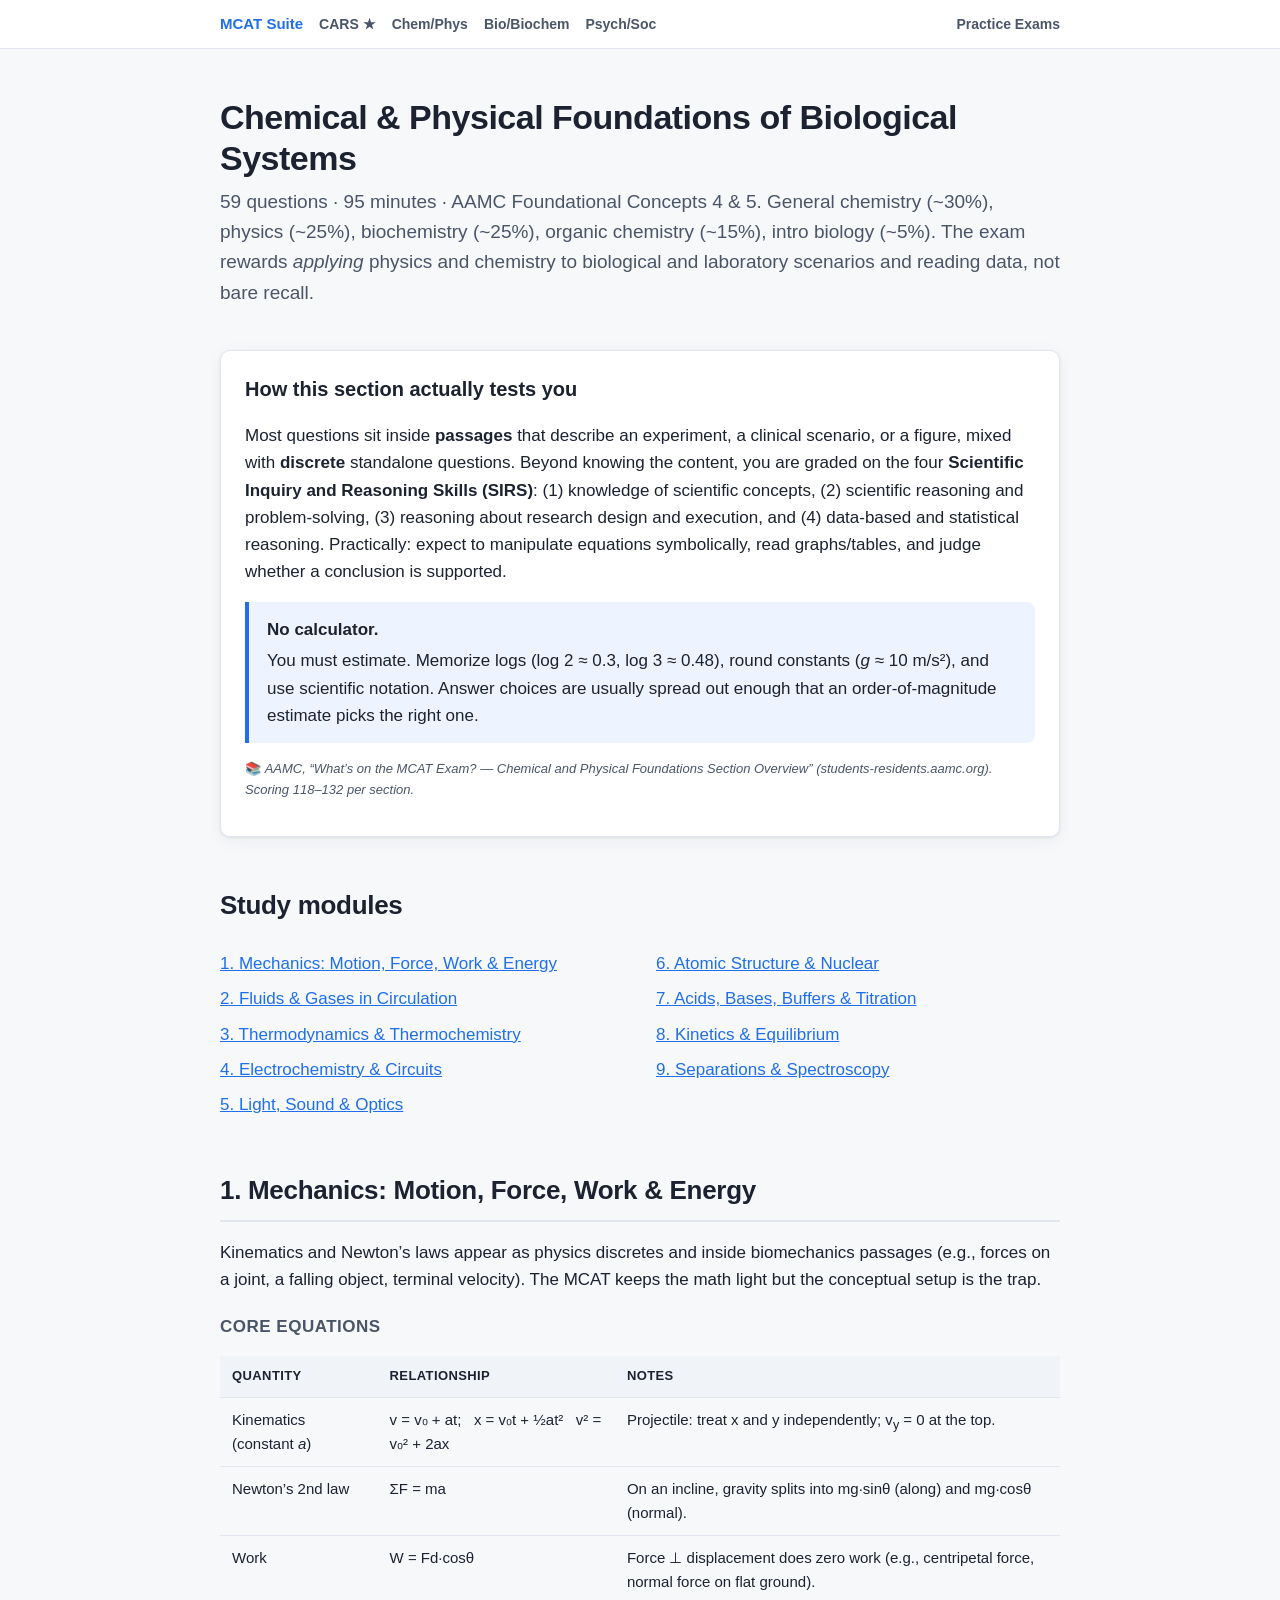
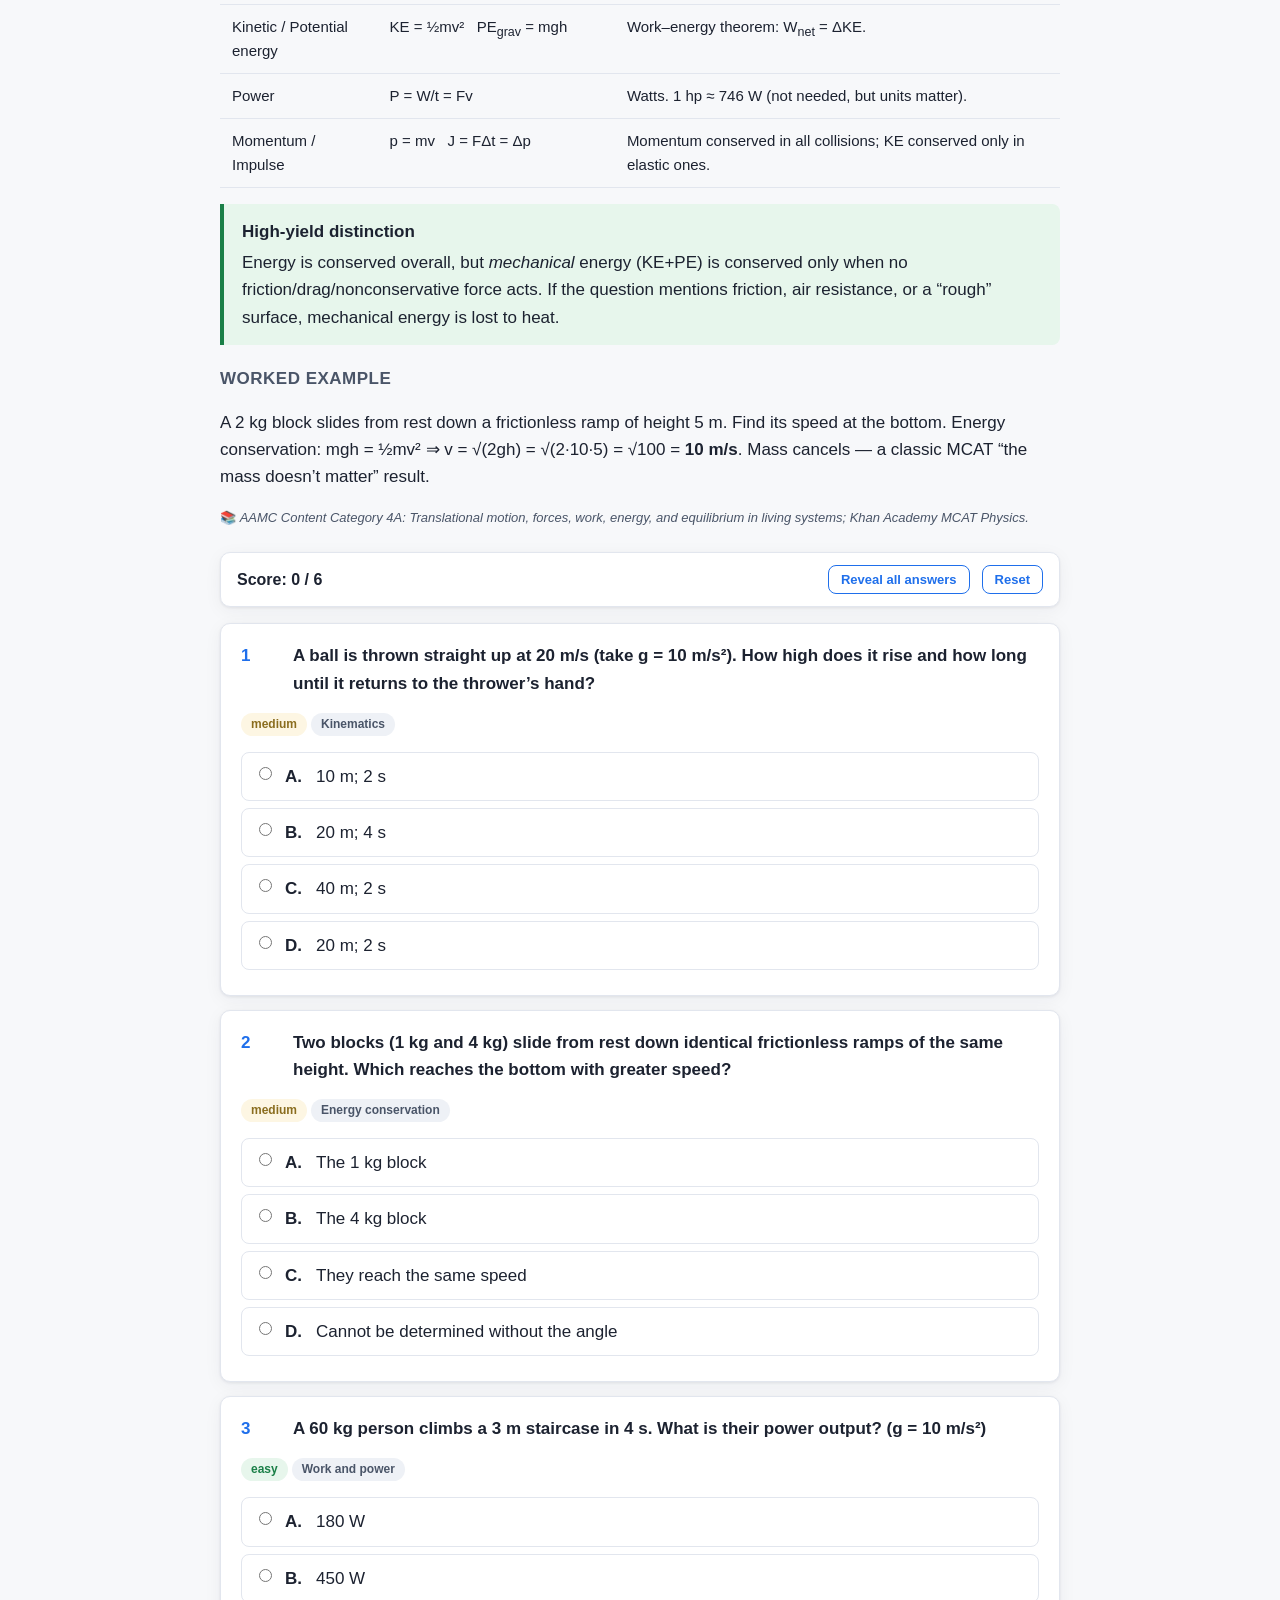
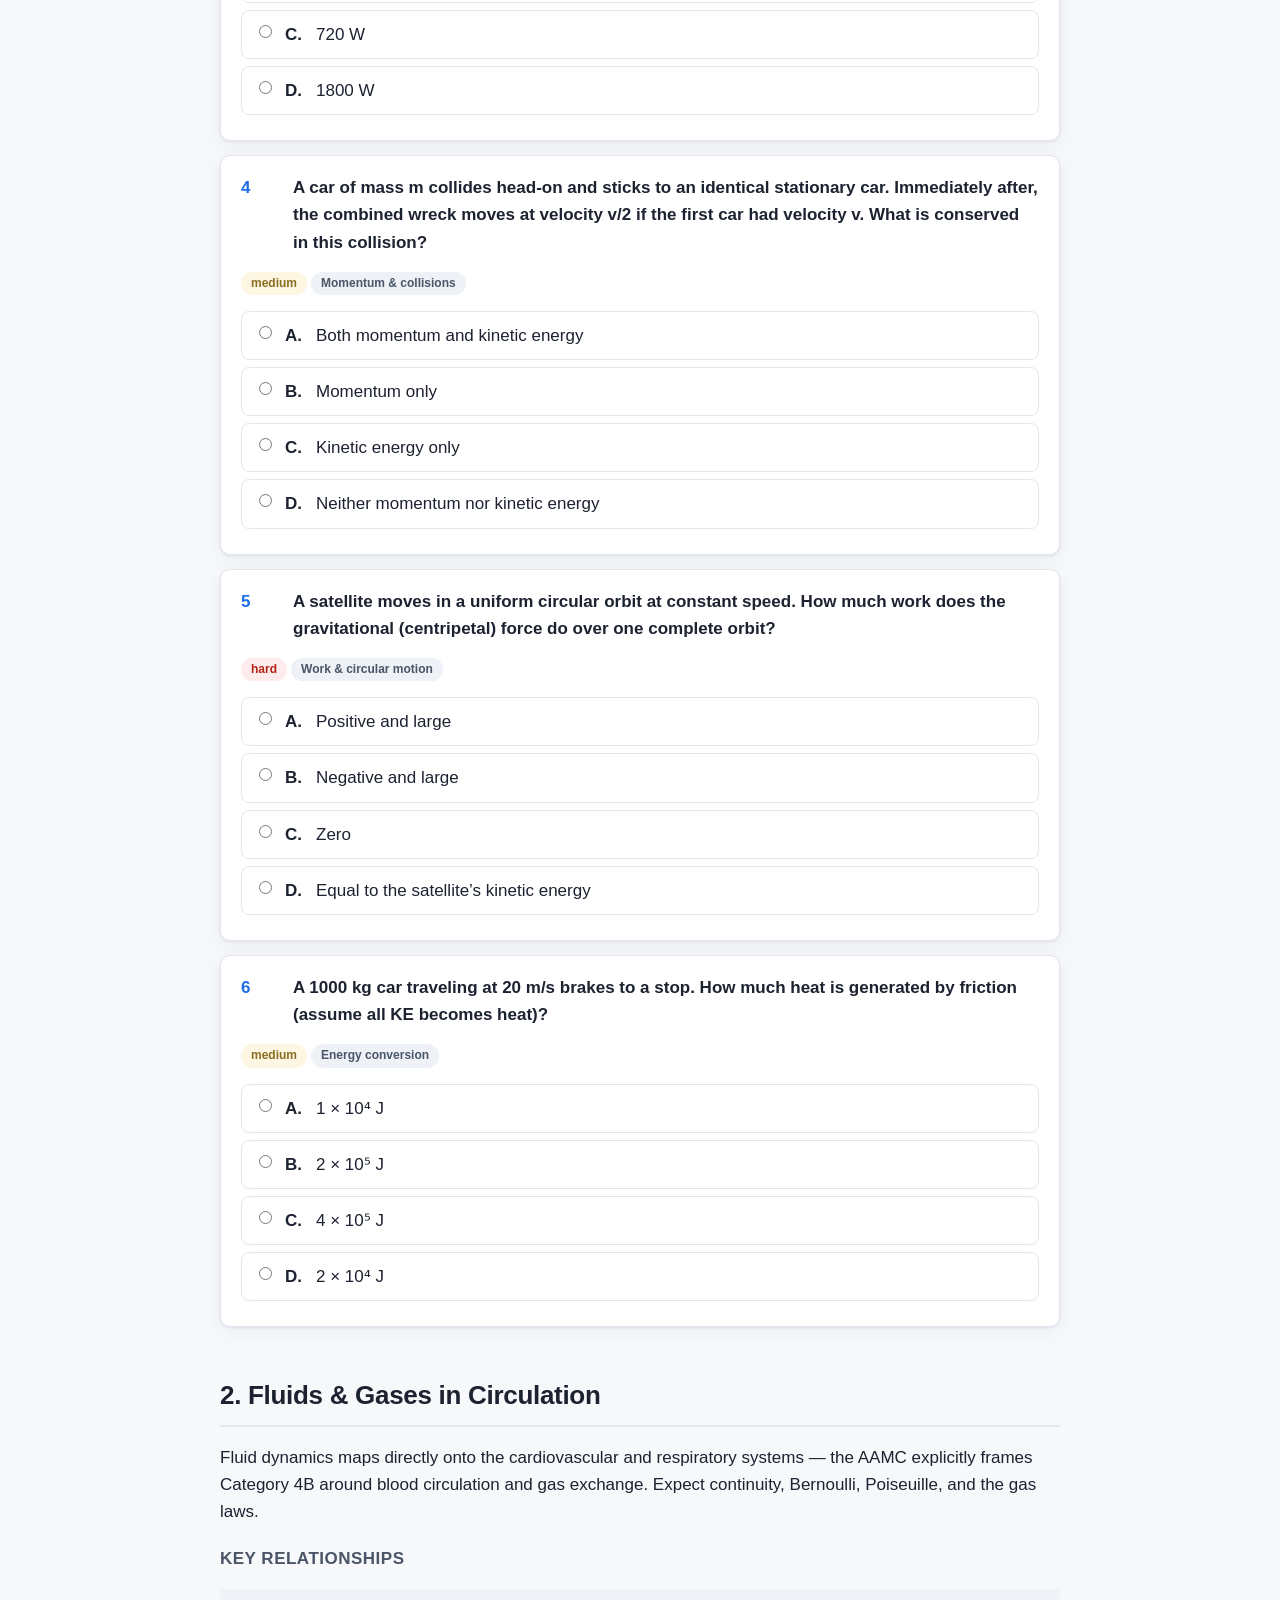
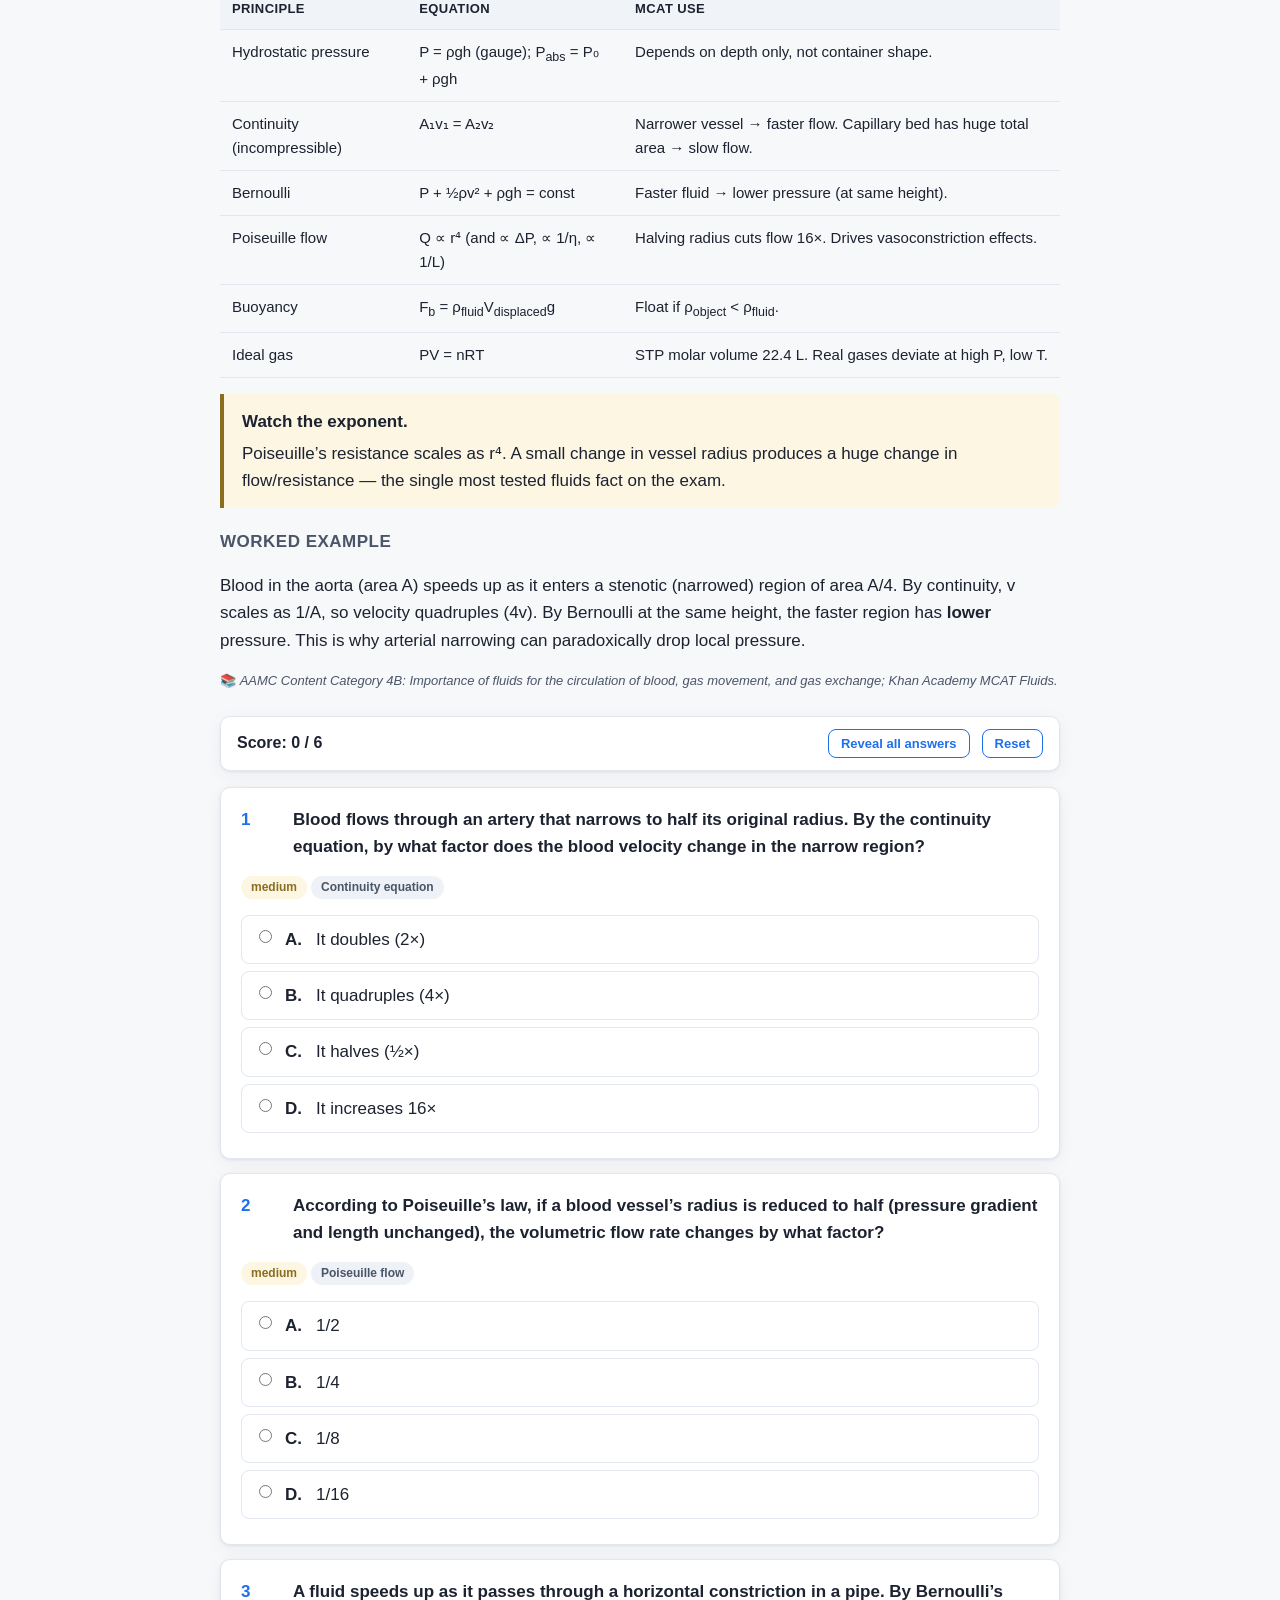
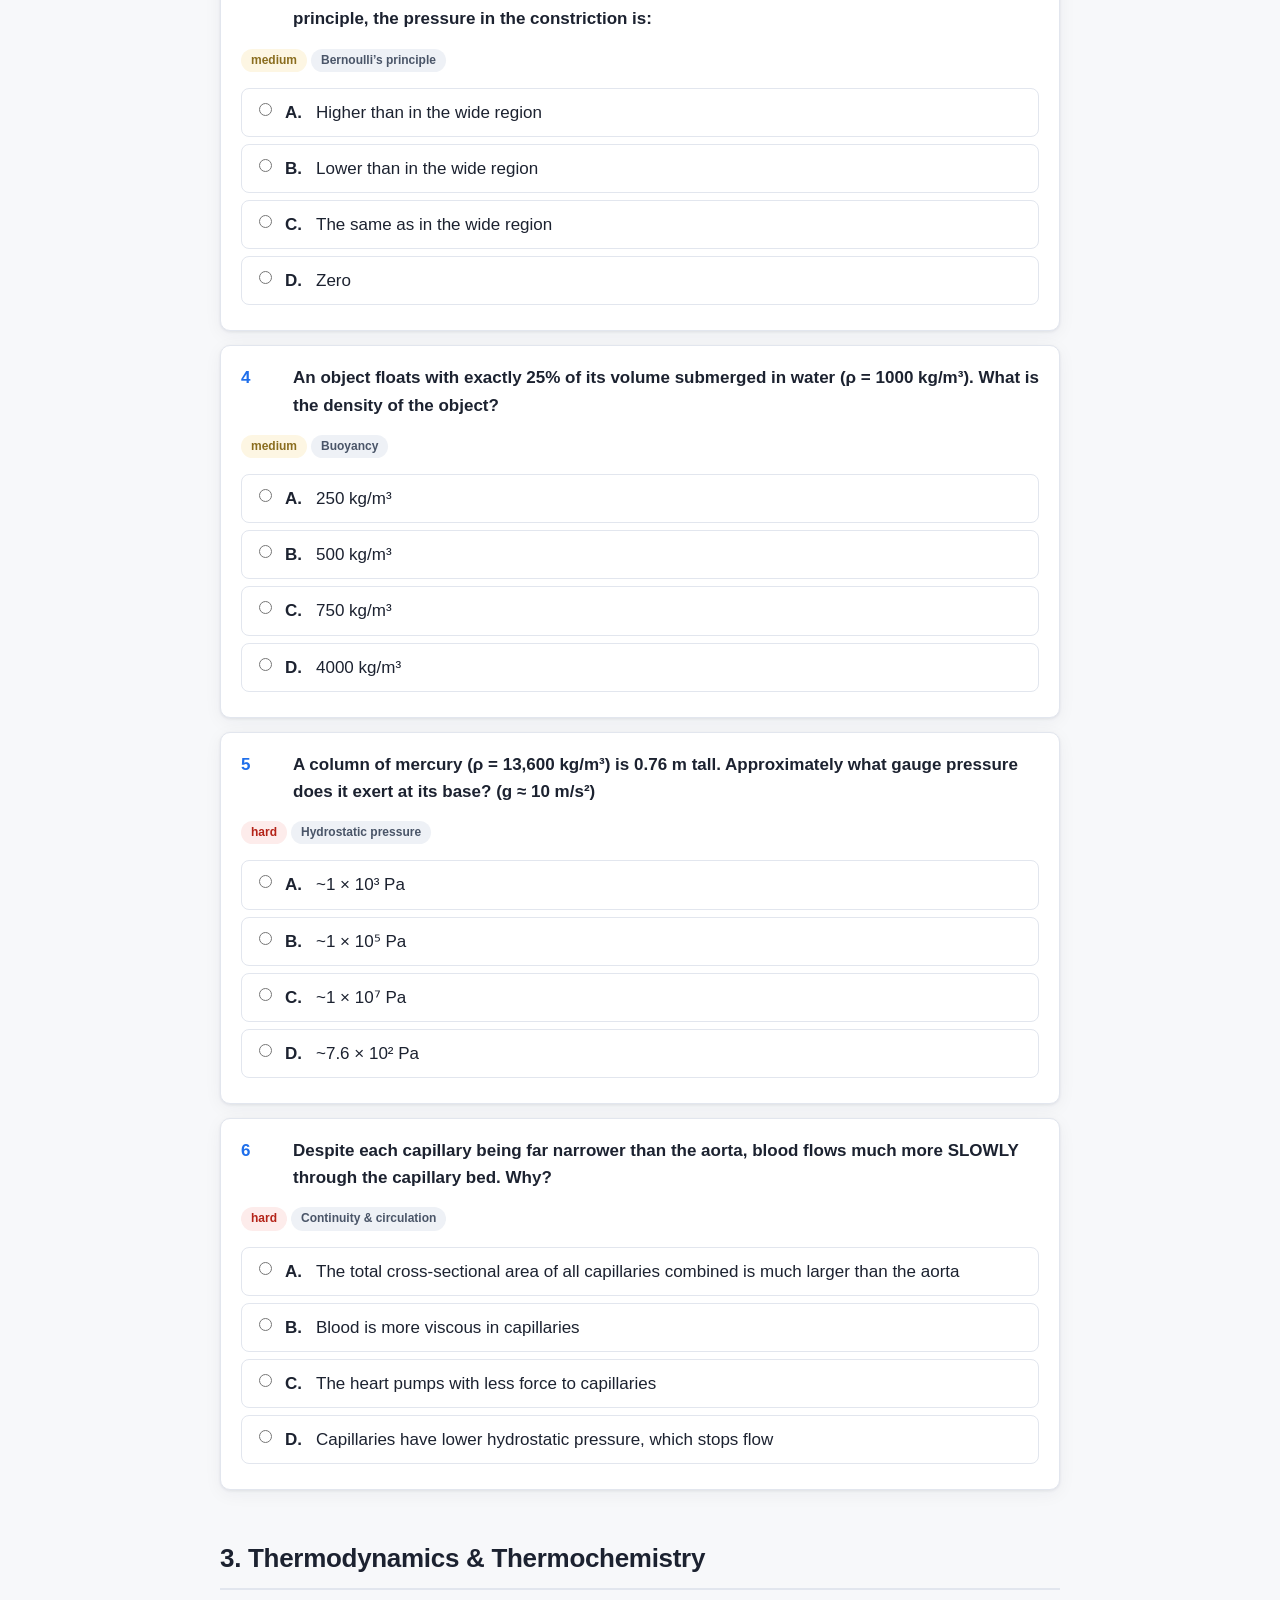
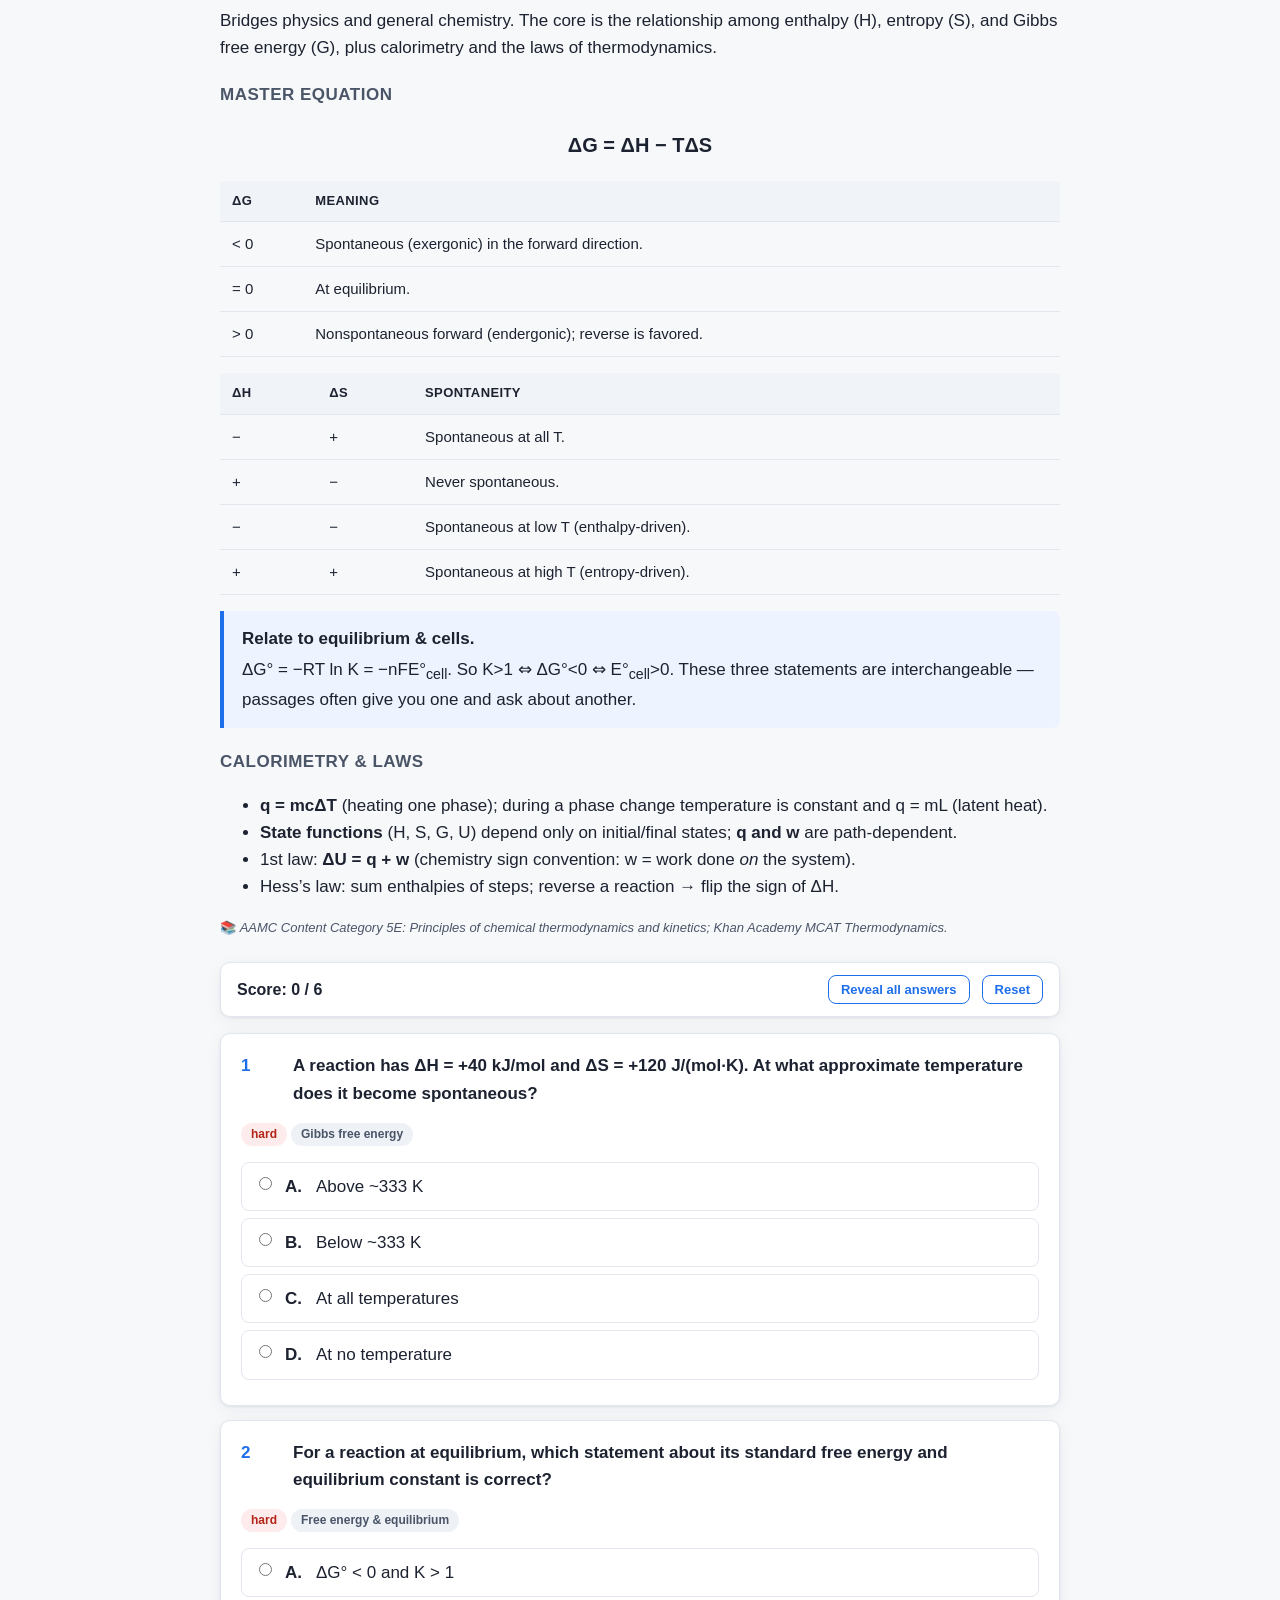
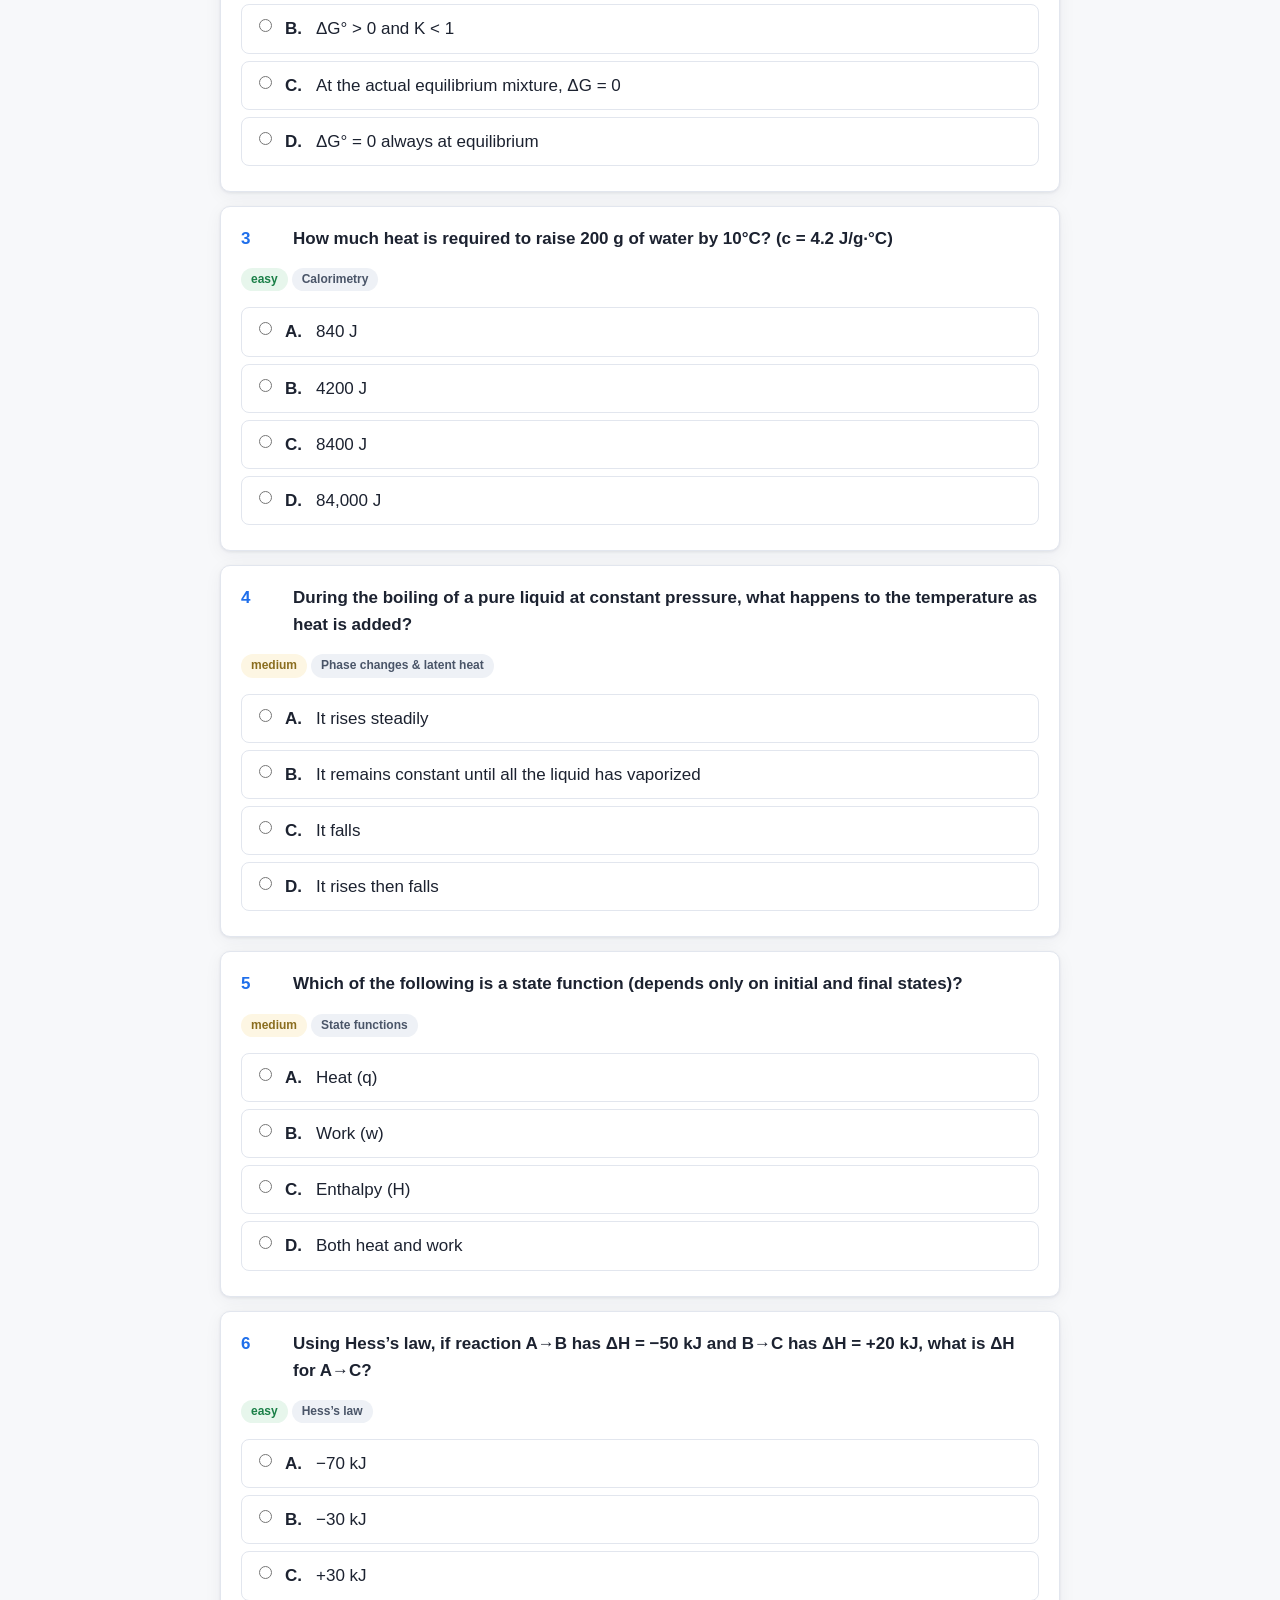
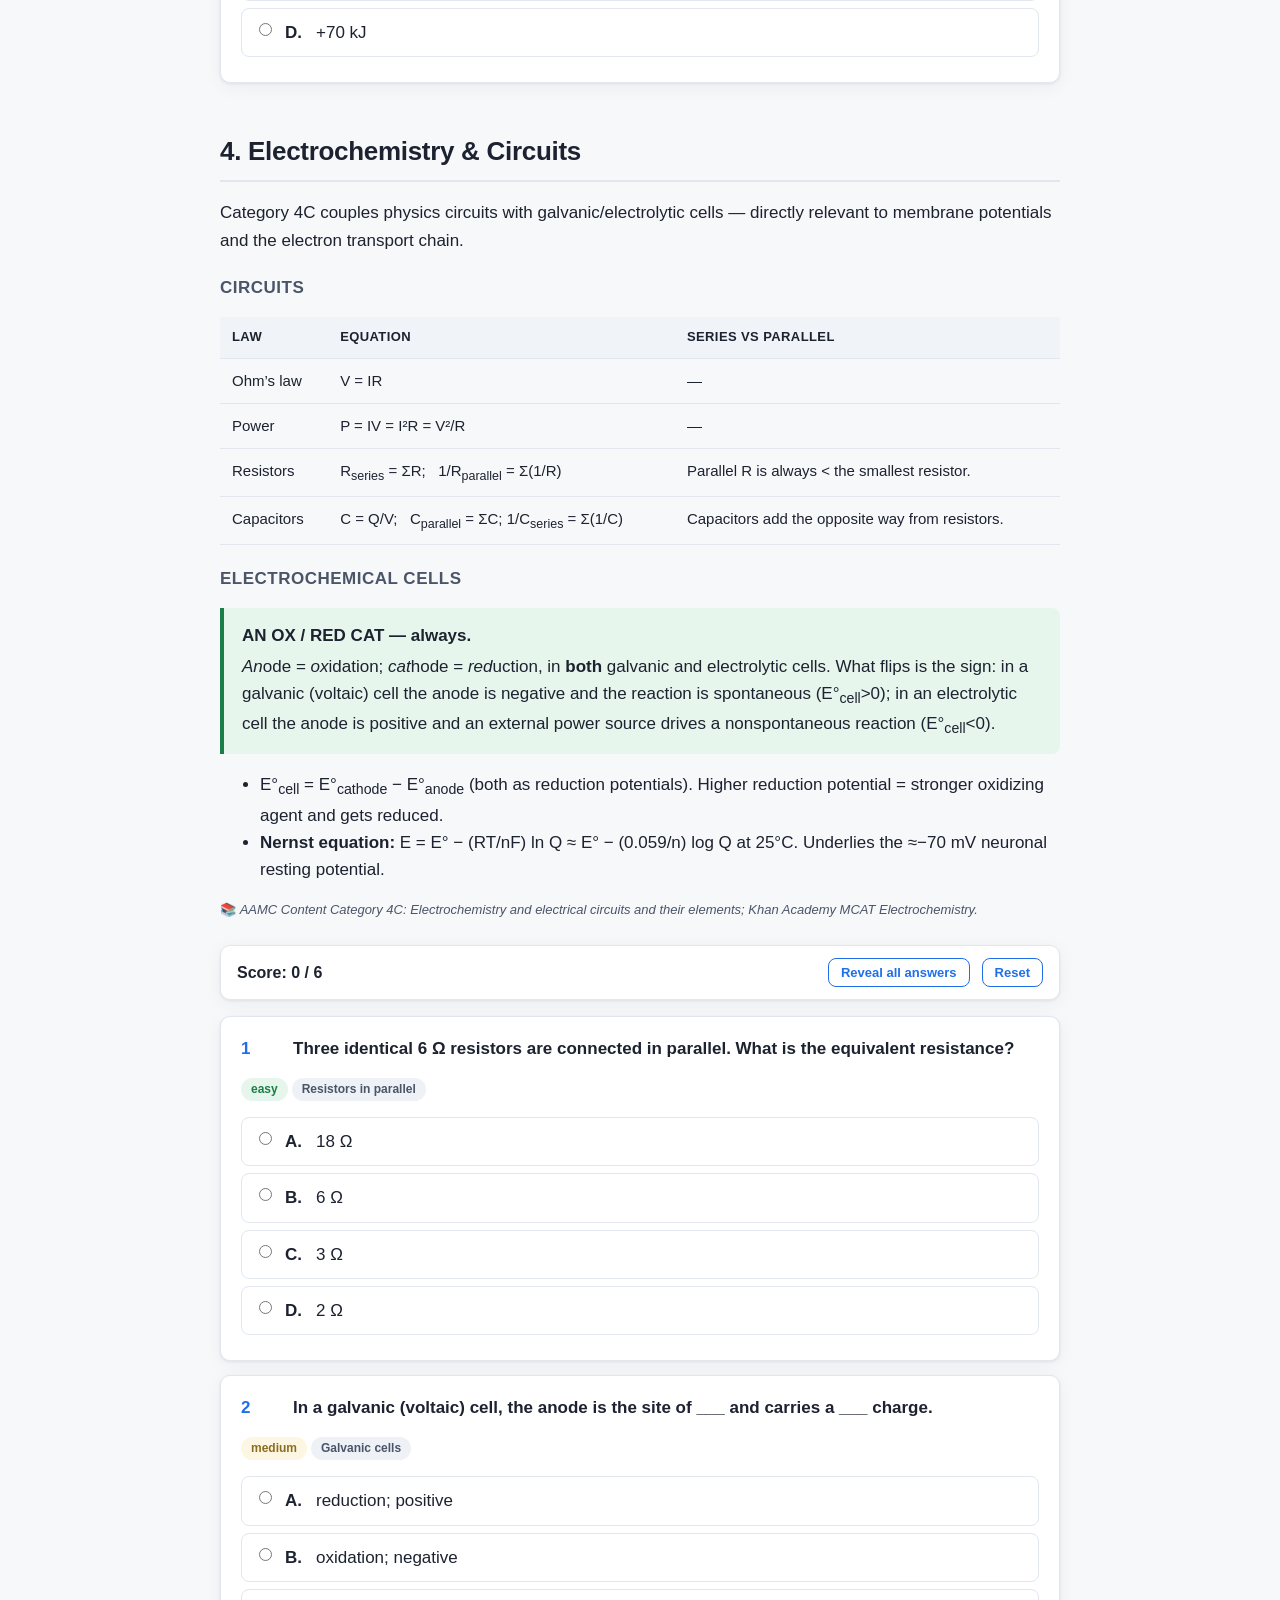
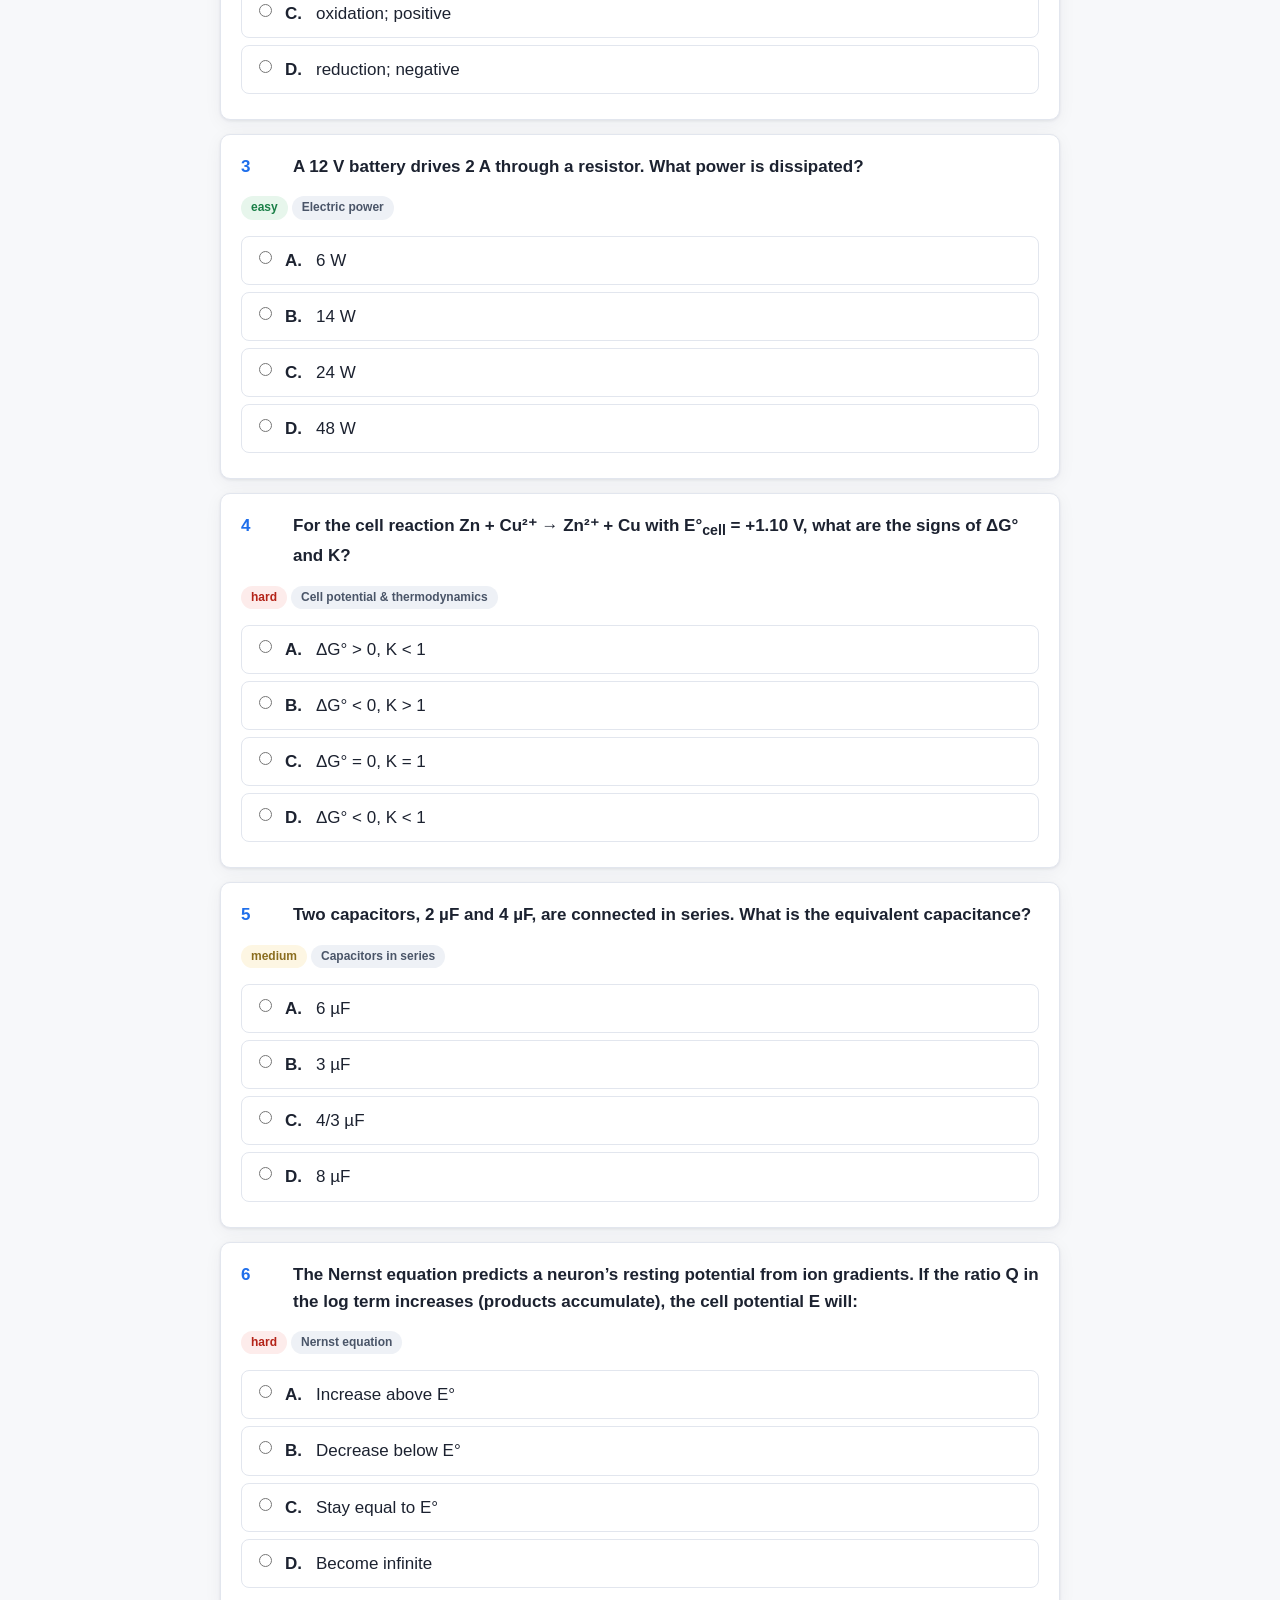
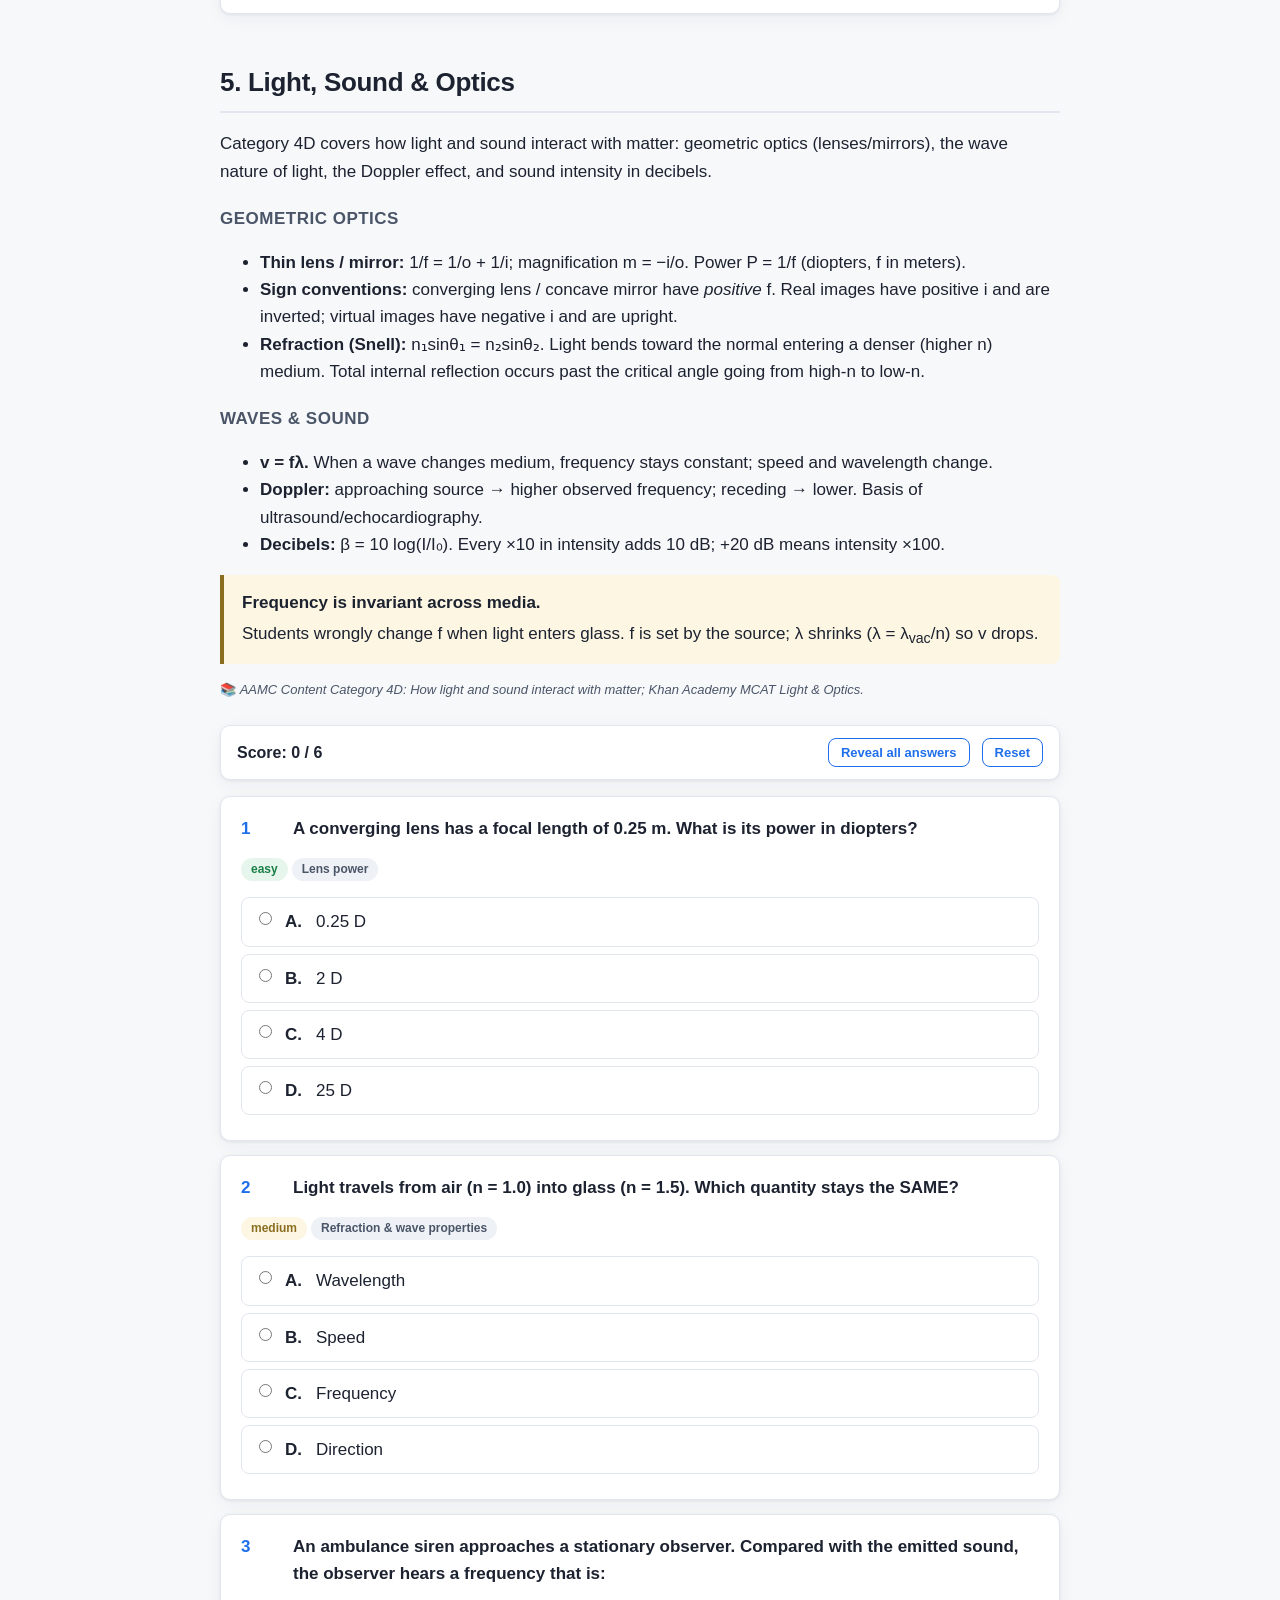
<file: study/chemphys.html>
<!DOCTYPE html>
<html lang="en">
<head>
<meta charset="utf-8">
<meta name="viewport" content="width=device-width, initial-scale=1">
<title>Chem/Phys — MCAT Chemical & Physical Foundations Study Guide</title>
<link rel="stylesheet" href="../assets/style.css">
</head>
<body>
<nav class="topbar"><div class="wrap">
  <a class="home" href="../index.html">MCAT Suite</a>
  <a href="../study/cars.html">CARS &#9733;</a>
  <a href="../study/chemphys.html">Chem/Phys</a>
  <a href="../study/biobiochem.html">Bio/Biochem</a>
  <a href="../study/psychsoc.html">Psych/Soc</a>
  <span class="spacer"></span>
  <a href="../index.html#exams">Practice Exams</a>
</div></nav>

<div class="wrap">

<header class="hero">
  <h1>Chemical &amp; Physical Foundations of Biological Systems</h1>
  <p class="lede">59 questions &middot; 95 minutes &middot; AAMC Foundational Concepts 4 &amp; 5. General chemistry (~30%), physics (~25%), biochemistry (~25%), organic chemistry (~15%), intro biology (~5%). The exam rewards <em>applying</em> physics and chemistry to biological and laboratory scenarios and reading data, not bare recall.</p>
</header>

<div class="panel">
  <h3 style="margin-top:0">How this section actually tests you</h3>
  <p>Most questions sit inside <strong>passages</strong> that describe an experiment, a clinical scenario, or a figure, mixed with <strong>discrete</strong> standalone questions. Beyond knowing the content, you are graded on the four <strong>Scientific Inquiry and Reasoning Skills (SIRS)</strong>: (1) knowledge of scientific concepts, (2) scientific reasoning and problem-solving, (3) reasoning about research design and execution, and (4) data-based and statistical reasoning. Practically: expect to manipulate equations symbolically, read graphs/tables, and judge whether a conclusion is supported.</p>
  <p class="callout"><strong>No calculator.</strong> You must estimate. Memorize logs (log&nbsp;2&nbsp;&asymp;&nbsp;0.3, log&nbsp;3&nbsp;&asymp;&nbsp;0.48), round constants (<em>g</em>&nbsp;&asymp;&nbsp;10&nbsp;m/s&sup2;), and use scientific notation. Answer choices are usually spread out enough that an order-of-magnitude estimate picks the right one.</p>
  <p class="source">AAMC, &ldquo;What&rsquo;s on the MCAT Exam? &mdash; Chemical and Physical Foundations Section Overview&rdquo; (students-residents.aamc.org). Scoring 118&ndash;132 per section.</p>
</div>

<h2 style="border:none">Study modules</h2>
<div class="toc">
  <a href="#mechanics">1. Mechanics: Motion, Force, Work &amp; Energy</a>
  <a href="#fluids">2. Fluids &amp; Gases in Circulation</a>
  <a href="#thermo">3. Thermodynamics &amp; Thermochemistry</a>
  <a href="#electro">4. Electrochemistry &amp; Circuits</a>
  <a href="#waves">5. Light, Sound &amp; Optics</a>
  <a href="#atomic">6. Atomic Structure &amp; Nuclear</a>
  <a href="#acidbase">7. Acids, Bases, Buffers &amp; Titration</a>
  <a href="#kinetics">8. Kinetics &amp; Equilibrium</a>
  <a href="#sep">9. Separations &amp; Spectroscopy</a>
</div>

<!-- ===================================================================== -->
<h2 id="mechanics">1. Mechanics: Motion, Force, Work &amp; Energy</h2>
<p>Kinematics and Newton&rsquo;s laws appear as physics discretes and inside biomechanics passages (e.g., forces on a joint, a falling object, terminal velocity). The MCAT keeps the math light but the conceptual setup is the trap.</p>

<h4>Core equations</h4>
<table class="data">
  <tr><th>Quantity</th><th>Relationship</th><th>Notes</th></tr>
  <tr><td>Kinematics (constant <em>a</em>)</td><td>v = v&#8320; + at; &nbsp; x = v&#8320;t + &frac12;at&sup2; &nbsp; v&sup2; = v&#8320;&sup2; + 2ax</td><td>Projectile: treat x and y independently; v<sub>y</sub> = 0 at the top.</td></tr>
  <tr><td>Newton&rsquo;s 2nd law</td><td>&Sigma;F = ma</td><td>On an incline, gravity splits into mg&middot;sin&theta; (along) and mg&middot;cos&theta; (normal).</td></tr>
  <tr><td>Work</td><td>W = Fd&middot;cos&theta;</td><td>Force &perp; displacement does zero work (e.g., centripetal force, normal force on flat ground).</td></tr>
  <tr><td>Kinetic / Potential energy</td><td>KE = &frac12;mv&sup2; &nbsp; PE<sub>grav</sub> = mgh</td><td>Work&ndash;energy theorem: W<sub>net</sub> = &Delta;KE.</td></tr>
  <tr><td>Power</td><td>P = W/t = Fv</td><td>Watts. 1 hp &asymp; 746 W (not needed, but units matter).</td></tr>
  <tr><td>Momentum / Impulse</td><td>p = mv &nbsp; J = F&Delta;t = &Delta;p</td><td>Momentum conserved in all collisions; KE conserved only in elastic ones.</td></tr>
</table>

<div class="callout good"><strong>High-yield distinction</strong> Energy is conserved overall, but <em>mechanical</em> energy (KE+PE) is conserved only when no friction/drag/nonconservative force acts. If the question mentions friction, air resistance, or a &ldquo;rough&rdquo; surface, mechanical energy is lost to heat.</div>

<h4>Worked example</h4>
<p>A 2&nbsp;kg block slides from rest down a frictionless ramp of height 5&nbsp;m. Find its speed at the bottom. Energy conservation: mgh = &frac12;mv&sup2; &rArr; v = &radic;(2gh) = &radic;(2&middot;10&middot;5) = &radic;100 = <strong>10&nbsp;m/s</strong>. Mass cancels &mdash; a classic MCAT &ldquo;the mass doesn&rsquo;t matter&rdquo; result.</p>
<p class="source">AAMC Content Category 4A: Translational motion, forces, work, energy, and equilibrium in living systems; Khan Academy MCAT Physics.</p>
<div id="quiz-mechanics"></div>

<!-- ===================================================================== -->
<h2 id="fluids">2. Fluids &amp; Gases in Circulation</h2>
<p>Fluid dynamics maps directly onto the cardiovascular and respiratory systems &mdash; the AAMC explicitly frames Category 4B around blood circulation and gas exchange. Expect continuity, Bernoulli, Poiseuille, and the gas laws.</p>

<h4>Key relationships</h4>
<table class="data">
  <tr><th>Principle</th><th>Equation</th><th>MCAT use</th></tr>
  <tr><td>Hydrostatic pressure</td><td>P = &rho;gh (gauge); P<sub>abs</sub> = P&#8320; + &rho;gh</td><td>Depends on depth only, not container shape.</td></tr>
  <tr><td>Continuity (incompressible)</td><td>A&#8321;v&#8321; = A&#8322;v&#8322;</td><td>Narrower vessel &rarr; faster flow. Capillary bed has huge total area &rarr; slow flow.</td></tr>
  <tr><td>Bernoulli</td><td>P + &frac12;&rho;v&sup2; + &rho;gh = const</td><td>Faster fluid &rarr; lower pressure (at same height).</td></tr>
  <tr><td>Poiseuille flow</td><td>Q &prop; r&#8308; (and &prop; &Delta;P, &prop; 1/&eta;, &prop; 1/L)</td><td>Halving radius cuts flow 16&times;. Drives vasoconstriction effects.</td></tr>
  <tr><td>Buoyancy</td><td>F<sub>b</sub> = &rho;<sub>fluid</sub>V<sub>displaced</sub>g</td><td>Float if &rho;<sub>object</sub> &lt; &rho;<sub>fluid</sub>.</td></tr>
  <tr><td>Ideal gas</td><td>PV = nRT</td><td>STP molar volume 22.4&nbsp;L. Real gases deviate at high P, low T.</td></tr>
</table>

<div class="callout warn"><strong>Watch the exponent.</strong> Poiseuille&rsquo;s resistance scales as r&#8308;. A small change in vessel radius produces a huge change in flow/resistance &mdash; the single most tested fluids fact on the exam.</div>

<h4>Worked example</h4>
<p>Blood in the aorta (area A) speeds up as it enters a stenotic (narrowed) region of area A/4. By continuity, v scales as 1/A, so velocity quadruples (4v). By Bernoulli at the same height, the faster region has <strong>lower</strong> pressure. This is why arterial narrowing can paradoxically drop local pressure.</p>
<p class="source">AAMC Content Category 4B: Importance of fluids for the circulation of blood, gas movement, and gas exchange; Khan Academy MCAT Fluids.</p>
<div id="quiz-fluids"></div>

<!-- ===================================================================== -->
<h2 id="thermo">3. Thermodynamics &amp; Thermochemistry</h2>
<p>Bridges physics and general chemistry. The core is the relationship among enthalpy (H), entropy (S), and Gibbs free energy (G), plus calorimetry and the laws of thermodynamics.</p>

<h4>Master equation</h4>
<p style="text-align:center;font-size:20px"><strong>&Delta;G = &Delta;H &minus; T&Delta;S</strong></p>
<table class="data">
  <tr><th>&Delta;G</th><th>Meaning</th></tr>
  <tr><td>&lt; 0</td><td>Spontaneous (exergonic) in the forward direction.</td></tr>
  <tr><td>= 0</td><td>At equilibrium.</td></tr>
  <tr><td>&gt; 0</td><td>Nonspontaneous forward (endergonic); reverse is favored.</td></tr>
</table>
<table class="data">
  <tr><th>&Delta;H</th><th>&Delta;S</th><th>Spontaneity</th></tr>
  <tr><td>&minus;</td><td>+</td><td>Spontaneous at all T.</td></tr>
  <tr><td>+</td><td>&minus;</td><td>Never spontaneous.</td></tr>
  <tr><td>&minus;</td><td>&minus;</td><td>Spontaneous at low T (enthalpy-driven).</td></tr>
  <tr><td>+</td><td>+</td><td>Spontaneous at high T (entropy-driven).</td></tr>
</table>

<div class="callout"><strong>Relate to equilibrium &amp; cells.</strong> &Delta;G&deg; = &minus;RT&nbsp;ln&nbsp;K = &minus;nFE&deg;<sub>cell</sub>. So K&gt;1 &hArr; &Delta;G&deg;&lt;0 &hArr; E&deg;<sub>cell</sub>&gt;0. These three statements are interchangeable &mdash; passages often give you one and ask about another.</div>

<h4>Calorimetry &amp; laws</h4>
<ul>
  <li><strong>q = mc&Delta;T</strong> (heating one phase); during a phase change temperature is constant and q = mL (latent heat).</li>
  <li><strong>State functions</strong> (H, S, G, U) depend only on initial/final states; <strong>q and w</strong> are path-dependent.</li>
  <li>1st law: <strong>&Delta;U = q + w</strong> (chemistry sign convention: w = work done <em>on</em> the system).</li>
  <li>Hess&rsquo;s law: sum enthalpies of steps; reverse a reaction &rarr; flip the sign of &Delta;H.</li>
</ul>
<p class="source">AAMC Content Category 5E: Principles of chemical thermodynamics and kinetics; Khan Academy MCAT Thermodynamics.</p>
<div id="quiz-thermo"></div>

<!-- ===================================================================== -->
<h2 id="electro">4. Electrochemistry &amp; Circuits</h2>
<p>Category 4C couples physics circuits with galvanic/electrolytic cells &mdash; directly relevant to membrane potentials and the electron transport chain.</p>

<h4>Circuits</h4>
<table class="data">
  <tr><th>Law</th><th>Equation</th><th>Series vs parallel</th></tr>
  <tr><td>Ohm&rsquo;s law</td><td>V = IR</td><td>&mdash;</td></tr>
  <tr><td>Power</td><td>P = IV = I&sup2;R = V&sup2;/R</td><td>&mdash;</td></tr>
  <tr><td>Resistors</td><td>R<sub>series</sub> = &Sigma;R; &nbsp; 1/R<sub>parallel</sub> = &Sigma;(1/R)</td><td>Parallel R is always &lt; the smallest resistor.</td></tr>
  <tr><td>Capacitors</td><td>C = Q/V; &nbsp; C<sub>parallel</sub> = &Sigma;C; 1/C<sub>series</sub> = &Sigma;(1/C)</td><td>Capacitors add the opposite way from resistors.</td></tr>
</table>

<h4>Electrochemical cells</h4>
<div class="callout good"><strong>AN OX / RED CAT &mdash; always.</strong> <em>An</em>ode = <em>ox</em>idation; <em>cat</em>hode = <em>red</em>uction, in <strong>both</strong> galvanic and electrolytic cells. What flips is the sign: in a galvanic (voltaic) cell the anode is negative and the reaction is spontaneous (E&deg;<sub>cell</sub>&gt;0); in an electrolytic cell the anode is positive and an external power source drives a nonspontaneous reaction (E&deg;<sub>cell</sub>&lt;0).</div>
<ul>
  <li>E&deg;<sub>cell</sub> = E&deg;<sub>cathode</sub> &minus; E&deg;<sub>anode</sub> (both as reduction potentials). Higher reduction potential = stronger oxidizing agent and gets reduced.</li>
  <li><strong>Nernst equation:</strong> E = E&deg; &minus; (RT/nF)&nbsp;ln&nbsp;Q &asymp; E&deg; &minus; (0.059/n)&nbsp;log&nbsp;Q at 25&deg;C. Underlies the &asymp;&minus;70&nbsp;mV neuronal resting potential.</li>
</ul>
<p class="source">AAMC Content Category 4C: Electrochemistry and electrical circuits and their elements; Khan Academy MCAT Electrochemistry.</p>
<div id="quiz-electro"></div>

<!-- ===================================================================== -->
<h2 id="waves">5. Light, Sound &amp; Optics</h2>
<p>Category 4D covers how light and sound interact with matter: geometric optics (lenses/mirrors), the wave nature of light, the Doppler effect, and sound intensity in decibels.</p>

<h4>Geometric optics</h4>
<ul>
  <li><strong>Thin lens / mirror:</strong> 1/f = 1/o + 1/i; magnification m = &minus;i/o. Power P = 1/f (diopters, f in meters).</li>
  <li><strong>Sign conventions:</strong> converging lens / concave mirror have <em>positive</em> f. Real images have positive i and are inverted; virtual images have negative i and are upright.</li>
  <li><strong>Refraction (Snell):</strong> n&#8321;sin&theta;&#8321; = n&#8322;sin&theta;&#8322;. Light bends toward the normal entering a denser (higher n) medium. Total internal reflection occurs past the critical angle going from high-n to low-n.</li>
</ul>

<h4>Waves &amp; sound</h4>
<ul>
  <li><strong>v = f&lambda;.</strong> When a wave changes medium, frequency stays constant; speed and wavelength change.</li>
  <li><strong>Doppler:</strong> approaching source &rarr; higher observed frequency; receding &rarr; lower. Basis of ultrasound/echocardiography.</li>
  <li><strong>Decibels:</strong> &beta; = 10&nbsp;log(I/I&#8320;). Every &times;10 in intensity adds 10&nbsp;dB; +20&nbsp;dB means intensity &times;100.</li>
</ul>
<div class="callout warn"><strong>Frequency is invariant across media.</strong> Students wrongly change f when light enters glass. f is set by the source; &lambda; shrinks (&lambda; = &lambda;<sub>vac</sub>/n) so v drops.</div>
<p class="source">AAMC Content Category 4D: How light and sound interact with matter; Khan Academy MCAT Light &amp; Optics.</p>
<div id="quiz-waves"></div>

<!-- ===================================================================== -->
<h2 id="atomic">6. Atomic Structure &amp; Nuclear</h2>
<p>Category 4E spans the photoelectric effect, atomic emission, electron configuration, periodic trends, and nuclear decay/half-life.</p>
<table class="data">
  <tr><th>Topic</th><th>Key fact</th></tr>
  <tr><td>Photon energy</td><td>E = hf = hc/&lambda;. Shorter wavelength = higher energy.</td></tr>
  <tr><td>Photoelectric effect</td><td>Electrons ejected only if photon energy &ge; work function. Above threshold, KE&rsquo;s ceiling rises with frequency; intensity affects <em>number</em>, not energy, of electrons.</td></tr>
  <tr><td>Periodic trends</td><td>Electronegativity &amp; ionization energy increase up and to the right; atomic radius increases down and to the left.</td></tr>
  <tr><td>Quantum numbers</td><td>n (shell), l (subshell), m<sub>l</sub> (orbital), m<sub>s</sub> (&plusmn;&frac12;). No two electrons share all four (Pauli).</td></tr>
</table>
<h4>Nuclear decay</h4>
<ul>
  <li><strong>&alpha;</strong> (&minus;2 protons, &minus;4 mass), <strong>&beta;&minus;</strong> (neutron&rarr;proton, +1 atomic number, emits electron), <strong>&beta;+</strong> (proton&rarr;neutron, &minus;1 atomic number), <strong>&gamma;</strong> (energy only, no mass/charge change).</li>
  <li><strong>Half-life:</strong> after n half-lives, fraction remaining = (&frac12;)<sup>n</sup>. Decay is first-order and independent of starting amount.</li>
</ul>
<p class="source">AAMC Content Category 4E: Atoms, nuclear decay, electronic structure, and atomic chemical behavior; Khan Academy MCAT Atomic structure.</p>
<div id="quiz-atomic"></div>

<!-- ===================================================================== -->
<h2 id="acidbase">7. Acids, Bases, Buffers &amp; Titration</h2>
<p>Category 5A (water and its solutions) is one of the heaviest-tested areas and connects to blood pH, amino acid charge, and enzyme behavior.</p>
<ul>
  <li><strong>pH = &minus;log[H&#8314;]; pOH = &minus;log[OH&#8315;]; pH + pOH = 14</strong> (25&deg;C). Each pH unit = 10&times; in [H&#8314;].</li>
  <li><strong>Strong acids/bases</strong> dissociate completely; weak ones reach equilibrium (K<sub>a</sub>, K<sub>b</sub>). pK<sub>a</sub> + pK<sub>b</sub> = 14. Lower pK<sub>a</sub> = stronger acid.</li>
  <li><strong>Henderson&ndash;Hasselbalch:</strong> pH = pK<sub>a</sub> + log([A&#8315;]/[HA]). When [A&#8315;]=[HA], pH = pK<sub>a</sub> (the buffer&rsquo;s point of maximum capacity).</li>
</ul>
<div class="callout good"><strong>Buffer = weak acid + its conjugate base.</strong> Best buffering within pK<sub>a</sub> &plusmn; 1. At the half-equivalence point of a weak-acid titration, pH = pK<sub>a</sub>. At the equivalence point of a weak acid + strong base, the solution is <em>basic</em> (conjugate base hydrolyzes), so pH &gt; 7.</div>

<h4>Titration logic</h4>
<table class="data">
  <tr><th>Titration</th><th>Equivalence-point pH</th></tr>
  <tr><td>Strong acid + strong base</td><td>= 7</td></tr>
  <tr><td>Weak acid + strong base</td><td>&gt; 7 (basic)</td></tr>
  <tr><td>Weak base + strong acid</td><td>&lt; 7 (acidic)</td></tr>
</table>
<p class="source">AAMC Content Category 5A: Unique nature of water and its solutions; Khan Academy MCAT Acids and bases.</p>
<div id="quiz-acidbase"></div>

<!-- ===================================================================== -->
<h2 id="kinetics">8. Kinetics &amp; Equilibrium</h2>
<p>Category 5E again: reaction rates, rate laws, catalysts, and the equilibrium constant &mdash; plus the biochemistry crossover of enzyme kinetics (Michaelis&ndash;Menten).</p>
<ul>
  <li><strong>Rate law</strong> rate = k[A]<sup>m</sup>[B]<sup>n</sup>; orders come from experiment, not stoichiometry. The slowest step (rate-determining step) governs the overall rate.</li>
  <li><strong>Catalysts</strong> (incl. enzymes) lower activation energy and speed both directions equally &mdash; they do <em>not</em> change &Delta;G, &Delta;H, or K<sub>eq</sub>, only how fast equilibrium is reached.</li>
  <li><strong>K<sub>eq</sub> = [products]/[reactants]</strong> (each to its coefficient; pure solids/liquids excluded). Compare Q to K: Q&lt;K shifts forward, Q&gt;K shifts reverse.</li>
  <li><strong>Le Ch&acirc;telier:</strong> stress (concentration, pressure/volume, temperature) shifts equilibrium to relieve it. Only temperature changes K itself.</li>
</ul>
<div class="callout"><strong>Enzyme kinetics.</strong> V&#8320; = V<sub>max</sub>[S]/(K<sub>m</sub>+[S]). K<sub>m</sub> = [S] at &frac12;V<sub>max</sub> (inverse measure of affinity &mdash; low K<sub>m</sub> = high affinity). <em>Competitive</em> inhibitors raise apparent K<sub>m</sub>, V<sub>max</sub> unchanged (overcome by more substrate). <em>Noncompetitive</em> lower V<sub>max</sub>, K<sub>m</sub> unchanged.</div>
<p class="source">AAMC Content Category 5E: Principles of chemical thermodynamics and kinetics; Content Category 5D (biologically relevant molecules); Khan Academy MCAT Kinetics &amp; Enzymes.</p>
<div id="quiz-kinetics"></div>

<!-- ===================================================================== -->
<h2 id="sep">9. Separations &amp; Spectroscopy</h2>
<p>Category 5C (separation and purification) plus the spectroscopy slice of 5D &mdash; lab-technique questions that reward understanding the underlying physical principle.</p>
<table class="data">
  <tr><th>Technique</th><th>Separates by</th><th>Key point</th></tr>
  <tr><td>Distillation</td><td>Boiling point</td><td>Lower-bp component vaporizes first; fractional for close bp.</td></tr>
  <tr><td>Extraction</td><td>Solubility / polarity</td><td>&ldquo;Like dissolves like.&rdquo; Acid/base extraction toggles charge to move a compound between layers.</td></tr>
  <tr><td>Chromatography (TLC/column)</td><td>Polarity &amp; affinity for stationary phase</td><td>Normal-phase: nonpolar travels farther (higher R<sub>f</sub>).</td></tr>
  <tr><td>SDS-PAGE</td><td>Size (MW)</td><td>SDS gives uniform charge; small proteins migrate farther.</td></tr>
  <tr><td>Gel filtration (size exclusion)</td><td>Size</td><td>Large molecules elute <em>first</em> (skip the beads).</td></tr>
</table>
<h4>Spectroscopy quick reference</h4>
<ul>
  <li><strong>IR:</strong> functional groups. Broad ~3300 cm&#8315;&sup1; O&ndash;H; sharp ~1700 cm&#8315;&sup1; C=O carbonyl.</li>
  <li><strong>&sup1;H NMR:</strong> number of signals = chemically distinct H environments; integration = relative number of H; splitting = n+1 rule (neighboring H).</li>
  <li><strong>UV-Vis / Beer&ndash;Lambert:</strong> A = &epsilon;bc &mdash; absorbance is linear in concentration; basis of spectrophotometric assays.</li>
  <li><strong>Mass spec:</strong> molecular ion peak gives molecular weight.</li>
</ul>
<p class="source">AAMC Content Category 5C: Separation and purification methods; Content Category 5D; Khan Academy MCAT Separations &amp; Spectroscopy.</p>
<div id="quiz-sep"></div>

<footer class="foot">
  MCAT Study Suite &mdash; Chem/Phys. Content facts cited to AAMC &ldquo;What&rsquo;s on the MCAT Exam?&rdquo; content categories 4A&ndash;4E and 5A&ndash;5E. School-specific cutoffs are cycle-dependent &mdash; confirm with each program&rsquo;s official admissions page.
</footer>

</div>

<script src="../assets/quiz.js"></script>
<script>
MCAT.renderQuiz('#quiz-mechanics', { questions: [
  { id:'cp-mech-1', section:'chemphys', stem:'A ball is thrown straight up at 20 m/s (take g = 10 m/s&sup2;). How high does it rise and how long until it returns to the thrower&rsquo;s hand?', options:['10 m; 2 s','20 m; 4 s','40 m; 2 s','20 m; 2 s'], answer:1, rationales:['Uses wrong time and an underestimated height.','Correct: at the top v=0, so 0 = 20&sup2; &minus; 2(10)h &rArr; h = 400/20 = 20 m. Time up = v/g = 2 s, so total flight = 4 s.','Mixes up the rise height with the wrong formula.','Correct height but only counts the time going up, not the full round trip.'], explanation:'Apply v&sup2; = v&#8320;&sup2; &minus; 2gh with v=0 at the apex: h = v&#8320;&sup2;/(2g) = 400/20 = 20 m. Time to apex = v&#8320;/g = 2 s; the descent takes the same 2 s, so total time = 4 s.', source:'AAMC Content Category 4A; Khan Academy MCAT Kinematics', topic:'Kinematics', difficulty:'medium' },
  { id:'cp-mech-2', section:'chemphys', stem:'Two blocks (1 kg and 4 kg) slide from rest down identical frictionless ramps of the same height. Which reaches the bottom with greater speed?', options:['The 1 kg block','The 4 kg block','They reach the same speed','Cannot be determined without the angle'], answer:2, rationales:['Lighter mass does not give a higher final speed here.','Heavier mass does not win; mass cancels.','Correct: mgh = &frac12;mv&sup2; &rArr; v = &radic;(2gh), independent of mass.','The angle does not matter for final speed on a frictionless ramp of fixed height.'], explanation:'Energy conservation gives v = &radic;(2gh). Mass cancels entirely, so both blocks arrive at the same speed regardless of ramp angle (frictionless).', source:'AAMC Content Category 4A; Khan Academy MCAT Energy', topic:'Energy conservation', difficulty:'medium' },
  { id:'cp-mech-3', section:'chemphys', stem:'A 60 kg person climbs a 3 m staircase in 4 s. What is their power output? (g = 10 m/s&sup2;)', options:['180 W','450 W','720 W','1800 W'], answer:1, rationales:['Forgets to divide work by time correctly.','Correct: W = mgh = 60&middot;10&middot;3 = 1800 J; P = 1800/4 = 450 W.','Multiplies instead of dividing somewhere in the chain.','This is the work (1800 J), not the power.'], explanation:'Work against gravity = mgh = 1800 J. Power = work/time = 1800 J / 4 s = 450 W.', source:'AAMC Content Category 4A; Khan Academy MCAT Work and power', topic:'Work and power', difficulty:'easy' },
  { id:'cp-mech-4', section:'chemphys', stem:'A car of mass m collides head-on and sticks to an identical stationary car. Immediately after, the combined wreck moves at velocity v/2 if the first car had velocity v. What is conserved in this collision?', options:['Both momentum and kinetic energy','Momentum only','Kinetic energy only','Neither momentum nor kinetic energy'], answer:1, rationales:['KE is not conserved in a perfectly inelastic collision.','Correct: momentum is always conserved in collisions; this is perfectly inelastic so KE is lost to deformation/heat.','Momentum, not KE, is conserved here.','Momentum is always conserved absent external forces.'], explanation:'In any collision (no external force), momentum is conserved. When objects stick together (perfectly inelastic), kinetic energy is NOT conserved &mdash; some converts to heat and deformation. Check: mv = 2m(v/2) confirms momentum conservation.', source:'AAMC Content Category 4A; Khan Academy MCAT Momentum', topic:'Momentum & collisions', difficulty:'medium' },
  { id:'cp-mech-5', section:'chemphys', stem:'A satellite moves in a uniform circular orbit at constant speed. How much work does the gravitational (centripetal) force do over one complete orbit?', options:['Positive and large','Negative and large','Zero','Equal to the satellite&rsquo;s kinetic energy'], answer:2, rationales:['No net work is done.','The force is not doing negative net work either.','Correct: gravity is always perpendicular to the velocity in a circular orbit, and W = Fd&middot;cos(90&deg;) = 0.','KE is constant, consistent with zero net work, but this phrasing is wrong.'], explanation:'In uniform circular motion the centripetal force is perpendicular to the displacement at every instant, so cos&theta; = cos90&deg; = 0 and the work done is zero. This is why orbital speed (and KE) stays constant.', source:'AAMC Content Category 4A; Khan Academy MCAT Circular motion', topic:'Work & circular motion', difficulty:'hard' },
  { id:'cp-mech-6', section:'chemphys', stem:'A 1000 kg car traveling at 20 m/s brakes to a stop. How much heat is generated by friction (assume all KE becomes heat)?', options:['1 &times; 10&#8308; J','2 &times; 10&#8309; J','4 &times; 10&#8309; J','2 &times; 10&#8308; J'], answer:1, rationales:['Off by a factor of 10.','Correct: KE = &frac12;(1000)(20&sup2;) = &frac12;(1000)(400) = 200,000 = 2&times;10&#8309; J.','Forgets the factor of &frac12;.','Squares the velocity incorrectly.'], explanation:'All kinetic energy converts to heat: KE = &frac12;mv&sup2; = &frac12;(1000)(400) = 2.0 &times; 10&#8309; J. The work-energy theorem says the braking work equals the change in KE.', source:'AAMC Content Category 4A; Khan Academy MCAT Energy', topic:'Energy conversion', difficulty:'medium' }
]});

MCAT.renderQuiz('#quiz-fluids', { questions: [
  { id:'cp-flu-1', section:'chemphys', stem:'Blood flows through an artery that narrows to half its original radius. By the continuity equation, by what factor does the blood velocity change in the narrow region?', options:['It doubles (2&times;)','It quadruples (4&times;)','It halves (&frac12;&times;)','It increases 16&times;'], answer:1, rationales:['Velocity scales with 1/A, not 1/r.','Correct: A &prop; r&sup2;, so halving r quarters the area; by A&#8321;v&#8321;=A&#8322;v&#8322;, velocity rises 4&times;.','Velocity increases, not decreases, in a narrower region.','16&times; is the Poiseuille flow-rate factor, not the velocity factor.'], explanation:'Cross-sectional area A = &pi;r&sup2;. Halving r gives A/4. Continuity (A&#8321;v&#8321; = A&#8322;v&#8322;) means velocity is inversely proportional to area, so v increases by 4&times;.', source:'AAMC Content Category 4B; Khan Academy MCAT Fluids', topic:'Continuity equation', difficulty:'medium' },
  { id:'cp-flu-2', section:'chemphys', stem:'According to Poiseuille&rsquo;s law, if a blood vessel&rsquo;s radius is reduced to half (pressure gradient and length unchanged), the volumetric flow rate changes by what factor?', options:['1/2','1/4','1/8','1/16'], answer:3, rationales:['That would be a linear dependence.','That would be an r&sup2; dependence.','That would be an r&sup3; dependence.','Correct: Q &prop; r&#8308;, so (1/2)&#8308; = 1/16.'], explanation:'Poiseuille&rsquo;s law: Q &prop; r&#8308;. Halving the radius multiplies flow by (1/2)&#8308; = 1/16. This fourth-power dependence is why small vasoconstriction dramatically reduces flow.', source:'AAMC Content Category 4B; Khan Academy MCAT Fluids', topic:'Poiseuille flow', difficulty:'medium' },
  { id:'cp-flu-3', section:'chemphys', stem:'A fluid speeds up as it passes through a horizontal constriction in a pipe. By Bernoulli&rsquo;s principle, the pressure in the constriction is:', options:['Higher than in the wide region','Lower than in the wide region','The same as in the wide region','Zero'], answer:1, rationales:['Faster flow means lower, not higher, pressure.','Correct: at constant height, P + &frac12;&rho;v&sup2; is constant, so where v rises, P falls.','Pressure must change because velocity changed.','Pressure is reduced, not literally zero.'], explanation:'Bernoulli&rsquo;s equation at constant height: P + &frac12;&rho;v&sup2; = constant. Higher velocity in the constriction means lower pressure there.', source:'AAMC Content Category 4B; Khan Academy MCAT Bernoulli', topic:'Bernoulli&rsquo;s principle', difficulty:'medium' },
  { id:'cp-flu-4', section:'chemphys', stem:'An object floats with exactly 25% of its volume submerged in water (&rho; = 1000 kg/m&sup3;). What is the density of the object?', options:['250 kg/m&sup3;','500 kg/m&sup3;','750 kg/m&sup3;','4000 kg/m&sup3;'], answer:0, rationales:['Correct: floating fraction submerged = &rho;<sub>object</sub>/&rho;<sub>fluid</sub>, so &rho;<sub>object</sub> = 0.25&times;1000 = 250 kg/m&sup3;.','That is the value for 50% submerged.','That is the value for 75% submerged.','An object denser than water would sink, not float.'], explanation:'For a floating object, fraction submerged = &rho;<sub>object</sub>/&rho;<sub>fluid</sub>. With 25% submerged: &rho;<sub>object</sub> = 0.25 &times; 1000 = 250 kg/m&sup3;.', source:'AAMC Content Category 4B; Khan Academy MCAT Buoyancy', topic:'Buoyancy', difficulty:'medium' },
  { id:'cp-flu-5', section:'chemphys', stem:'A column of mercury (&rho; = 13,600 kg/m&sup3;) is 0.76 m tall. Approximately what gauge pressure does it exert at its base? (g &asymp; 10 m/s&sup2;)', options:['~1 &times; 10&sup3; Pa','~1 &times; 10&#8309; Pa','~1 &times; 10&#8311; Pa','~7.6 &times; 10&sup2; Pa'], answer:1, rationales:['Off by two orders of magnitude.','Correct: P = &rho;gh = 13,600 &times; 10 &times; 0.76 &asymp; 1.03 &times; 10&#8309; Pa &mdash; about 1 atmosphere.','Off by two orders of magnitude high.','This is just the height in mm, not a pressure.'], explanation:'P = &rho;gh = 13,600 &times; 10 &times; 0.76 &asymp; 1.0 &times; 10&#8309; Pa. This is the classic barometric definition of one atmosphere (760 mmHg).', source:'AAMC Content Category 4B; Khan Academy MCAT Fluid pressure', topic:'Hydrostatic pressure', difficulty:'hard' },
  { id:'cp-flu-6', section:'chemphys', stem:'Despite each capillary being far narrower than the aorta, blood flows much more SLOWLY through the capillary bed. Why?', options:['The total cross-sectional area of all capillaries combined is much larger than the aorta','Blood is more viscous in capillaries','The heart pumps with less force to capillaries','Capillaries have lower hydrostatic pressure, which stops flow'], answer:0, rationales:['Correct: by continuity (A&#8321;v&#8321;=A&#8322;v&#8322;), the enormous summed area of billions of capillaries forces velocity to drop.','Viscosity is roughly the same; not the cause.','Pressure drops along the system but the flow-rate explanation is continuity, not pump force.','Lower pressure does not by itself stop flow; the velocity explanation is the combined area.'], explanation:'Continuity applies to the total area. Although each capillary is tiny, the combined cross-sectional area of the entire capillary bed greatly exceeds that of the aorta, so velocity (v = Q/A<sub>total</sub>) is minimized &mdash; ideal for gas/nutrient exchange.', source:'AAMC Content Category 4B; Khan Academy MCAT Circulatory fluids', topic:'Continuity & circulation', difficulty:'hard' }
]});

MCAT.renderQuiz('#quiz-thermo', { questions: [
  { id:'cp-thm-1', section:'chemphys', stem:'A reaction has &Delta;H = +40 kJ/mol and &Delta;S = +120 J/(mol&middot;K). At what approximate temperature does it become spontaneous?', options:['Above ~333 K','Below ~333 K','At all temperatures','At no temperature'], answer:0, rationales:['Correct: spontaneous when &Delta;G&lt;0; T &gt; &Delta;H/&Delta;S = 40,000/120 &asymp; 333 K.','Below this temperature &Delta;G is positive (nonspontaneous).','+&Delta;H, +&Delta;S is temperature-dependent, not universal.','It does become spontaneous once T is high enough.'], explanation:'With +&Delta;H and +&Delta;S, &Delta;G = &Delta;H &minus; T&Delta;S becomes negative only when T&Delta;S &gt; &Delta;H, i.e. T &gt; &Delta;H/&Delta;S = 40,000 J / 120 J/K &asymp; 333 K. (Watch units: convert kJ to J.)', source:'AAMC Content Category 5E; Khan Academy MCAT Free energy', topic:'Gibbs free energy', difficulty:'hard' },
  { id:'cp-thm-2', section:'chemphys', stem:'For a reaction at equilibrium, which statement about its standard free energy and equilibrium constant is correct?', options:['&Delta;G&deg; &lt; 0 and K &gt; 1','&Delta;G&deg; &gt; 0 and K &lt; 1','At the actual equilibrium mixture, &Delta;G = 0','&Delta;G&deg; = 0 always at equilibrium'], answer:2, rationales:['This describes a product-favored reaction but not the defining equilibrium condition.','This describes a reactant-favored reaction.','Correct: at the equilibrium position, the instantaneous &Delta;G = 0 (no net driving force), regardless of the sign of &Delta;G&deg;.','&Delta;G&deg; is a fixed standard-state value; it is not zero just because the system reaches equilibrium.'], explanation:'Distinguish &Delta;G (actual, depends on Q) from &Delta;G&deg; (standard). At equilibrium Q=K and the actual &Delta;G = 0. &Delta;G&deg; = &minus;RT ln K can be positive, negative, or zero depending on K.', source:'AAMC Content Category 5E; Khan Academy MCAT Equilibrium thermodynamics', topic:'Free energy & equilibrium', difficulty:'hard' },
  { id:'cp-thm-3', section:'chemphys', stem:'How much heat is required to raise 200 g of water by 10&deg;C? (c = 4.2 J/g&middot;&deg;C)', options:['840 J','4200 J','8400 J','84,000 J'], answer:2, rationales:['Off by a factor of 10.','This is for 100 g over 10&deg;C, or 200 g over 5&deg;C.','Correct: q = mc&Delta;T = 200 &times; 4.2 &times; 10 = 8400 J.','Off by a factor of 10 high.'], explanation:'q = mc&Delta;T = (200 g)(4.2 J/g&middot;&deg;C)(10&deg;C) = 8400 J.', source:'AAMC Content Category 5E; Khan Academy MCAT Calorimetry', topic:'Calorimetry', difficulty:'easy' },
  { id:'cp-thm-4', section:'chemphys', stem:'During the boiling of a pure liquid at constant pressure, what happens to the temperature as heat is added?', options:['It rises steadily','It remains constant until all the liquid has vaporized','It falls','It rises then falls'], answer:1, rationales:['Temperature does not rise during the phase change itself.','Correct: during a phase change the added heat (latent heat) breaks intermolecular forces; temperature stays at the boiling point until the phase change completes.','Adding heat does not lower temperature.','No such behavior occurs at a single phase transition.'], explanation:'At a phase transition, heat input goes into overcoming intermolecular attractions (latent heat, q = mL) rather than increasing kinetic energy, so temperature is constant until the transition is complete.', source:'AAMC Content Category 5E; Khan Academy MCAT Phase changes', topic:'Phase changes & latent heat', difficulty:'medium' },
  { id:'cp-thm-5', section:'chemphys', stem:'Which of the following is a state function (depends only on initial and final states)?', options:['Heat (q)','Work (w)','Enthalpy (H)','Both heat and work'], answer:2, rationales:['Heat is path-dependent.','Work is path-dependent.','Correct: enthalpy (like internal energy, entropy, and free energy) is a state function.','Both heat and work are path functions, not state functions.'], explanation:'State functions (H, U, S, G) depend only on the current state, not the path taken. Heat and work are path-dependent process quantities. This is why Hess&rsquo;s law works for enthalpy.', source:'AAMC Content Category 5E; Khan Academy MCAT Thermodynamics', topic:'State functions', difficulty:'medium' },
  { id:'cp-thm-6', section:'chemphys', stem:'Using Hess&rsquo;s law, if reaction A&rarr;B has &Delta;H = &minus;50 kJ and B&rarr;C has &Delta;H = +20 kJ, what is &Delta;H for A&rarr;C?', options:['&minus;70 kJ','&minus;30 kJ','+30 kJ','+70 kJ'], answer:1, rationales:['Subtracts instead of adding the step enthalpies.','Correct: sum the steps: &minus;50 + 20 = &minus;30 kJ.','Wrong sign on the sum.','Adds magnitudes ignoring signs.'], explanation:'Hess&rsquo;s law: enthalpy is a state function, so &Delta;H for the overall path equals the sum of the steps: (&minus;50) + (+20) = &minus;30 kJ.', source:'AAMC Content Category 5E; Khan Academy MCAT Hess&rsquo;s law', topic:'Hess&rsquo;s law', difficulty:'easy' }
]});

MCAT.renderQuiz('#quiz-electro', { questions: [
  { id:'cp-ele-1', section:'chemphys', stem:'Three identical 6 &Omega; resistors are connected in parallel. What is the equivalent resistance?', options:['18 &Omega;','6 &Omega;','3 &Omega;','2 &Omega;'], answer:3, rationales:['That is the series total.','That would be a single resistor.','Half of one resistor &mdash; wrong for three in parallel.','Correct: 1/R = 1/6 + 1/6 + 1/6 = 3/6, so R = 2 &Omega;.'], explanation:'For n identical resistors in parallel, R<sub>eq</sub> = R/n = 6/3 = 2 &Omega;. Parallel equivalent resistance is always less than the smallest individual resistor.', source:'AAMC Content Category 4C; Khan Academy MCAT Circuits', topic:'Resistors in parallel', difficulty:'easy' },
  { id:'cp-ele-2', section:'chemphys', stem:'In a galvanic (voltaic) cell, the anode is the site of ___ and carries a ___ charge.', options:['reduction; positive','oxidation; negative','oxidation; positive','reduction; negative'], answer:1, rationales:['The anode is oxidation, and in a galvanic cell it is negative.','Correct: AN-OX (anode = oxidation); in a spontaneous galvanic cell the anode is the negative terminal.','Oxidation is right but in a galvanic cell the anode is negative (positive applies to an electrolytic cell).','Reduction occurs at the cathode, not the anode.'], explanation:'Oxidation always occurs at the anode (AN-OX, RED-CAT). In a galvanic cell (spontaneous, E&deg;<sub>cell</sub>&gt;0) the anode is negative; in an electrolytic cell it is positive. Memorize the reaction identity first, then assign sign by cell type.', source:'AAMC Content Category 4C; Khan Academy MCAT Electrochemistry', topic:'Galvanic cells', difficulty:'medium' },
  { id:'cp-ele-3', section:'chemphys', stem:'A 12 V battery drives 2 A through a resistor. What power is dissipated?', options:['6 W','14 W','24 W','48 W'], answer:2, rationales:['Divides instead of multiplying.','Adds the values.','Correct: P = IV = 2 &times; 12 = 24 W.','Doubles the answer erroneously.'], explanation:'Power P = IV = (2 A)(12 V) = 24 W. Equivalent forms P = I&sup2;R and V&sup2;/R give the same result once R = V/I = 6 &Omega; is found.', source:'AAMC Content Category 4C; Khan Academy MCAT Electric power', topic:'Electric power', difficulty:'easy' },
  { id:'cp-ele-4', section:'chemphys', stem:'For the cell reaction Zn + Cu&sup2;&#8314; &rarr; Zn&sup2;&#8314; + Cu with E&deg;<sub>cell</sub> = +1.10 V, what are the signs of &Delta;G&deg; and K?', options:['&Delta;G&deg; &gt; 0, K &lt; 1','&Delta;G&deg; &lt; 0, K &gt; 1','&Delta;G&deg; = 0, K = 1','&Delta;G&deg; &lt; 0, K &lt; 1'], answer:1, rationales:['A positive E&deg; gives a negative &Delta;G&deg;, not positive.','Correct: &Delta;G&deg; = &minus;nFE&deg; &lt; 0 when E&deg; &gt; 0, and &Delta;G&deg; &lt; 0 implies K &gt; 1.','That would require E&deg; = 0.','&Delta;G&deg; &lt; 0 is correct but it requires K &gt; 1, not &lt; 1.'], explanation:'&Delta;G&deg; = &minus;nFE&deg;<sub>cell</sub>. With E&deg; = +1.10 V, &Delta;G&deg; is negative (spontaneous). Since &Delta;G&deg; = &minus;RT ln K &lt; 0, K must be &gt; 1. All three (E&deg;&gt;0, &Delta;G&deg;&lt;0, K&gt;1) are interchangeable.', source:'AAMC Content Category 4C & 5E; Khan Academy MCAT Cell potential', topic:'Cell potential & thermodynamics', difficulty:'hard' },
  { id:'cp-ele-5', section:'chemphys', stem:'Two capacitors, 2 &micro;F and 4 &micro;F, are connected in series. What is the equivalent capacitance?', options:['6 &micro;F','3 &micro;F','4/3 &micro;F','8 &micro;F'], answer:2, rationales:['That is the parallel total.','That is the average, not the series result.','Correct: 1/C = 1/2 + 1/4 = 3/4, so C = 4/3 &micro;F.','That would be the product, not the series formula.'], explanation:'Capacitors in series add reciprocally (opposite of resistors): 1/C = 1/2 + 1/4 = 3/4 &micro;F&#8315;&sup1;, so C = 4/3 &micro;F. Series capacitance is always less than the smallest capacitor.', source:'AAMC Content Category 4C; Khan Academy MCAT Capacitors', topic:'Capacitors in series', difficulty:'medium' },
  { id:'cp-ele-6', section:'chemphys', stem:'The Nernst equation predicts a neuron&rsquo;s resting potential from ion gradients. If the ratio Q in the log term increases (products accumulate), the cell potential E will:', options:['Increase above E&deg;','Decrease below E&deg;','Stay equal to E&deg;','Become infinite'], answer:1, rationales:['Increasing Q lowers E, not raises it.','Correct: E = E&deg; &minus; (RT/nF)ln Q; a larger Q makes the subtracted term larger, decreasing E.','E only equals E&deg; when Q = 1.','E remains finite for finite Q.'], explanation:'Nernst: E = E&deg; &minus; (RT/nF) ln Q. As Q grows, ln Q grows, the subtracted term grows, and E falls below E&deg;. This quantitatively links ion concentration gradients to membrane potential.', source:'AAMC Content Category 4C; Khan Academy MCAT Nernst equation', topic:'Nernst equation', difficulty:'hard' }
]});

MCAT.renderQuiz('#quiz-waves', { questions: [
  { id:'cp-wav-1', section:'chemphys', stem:'A converging lens has a focal length of 0.25 m. What is its power in diopters?', options:['0.25 D','2 D','4 D','25 D'], answer:2, rationales:['That is the focal length, not the power.','Off by a factor of 2.','Correct: P = 1/f = 1/0.25 = 4 D (positive because it converges).','Confuses cm with the reciprocal.'], explanation:'Lens power P = 1/f with f in meters: 1/0.25 = 4 D. Converging lenses have positive power; diverging lenses negative.', source:'AAMC Content Category 4D; Khan Academy MCAT Optics', topic:'Lens power', difficulty:'easy' },
  { id:'cp-wav-2', section:'chemphys', stem:'Light travels from air (n = 1.0) into glass (n = 1.5). Which quantity stays the SAME?', options:['Wavelength','Speed','Frequency','Direction'], answer:2, rationales:['Wavelength shortens (&lambda; = &lambda;<sub>0</sub>/n).','Speed decreases (v = c/n).','Correct: frequency is set by the source and does not change when light enters a new medium.','Direction bends toward the normal (refraction).'], explanation:'When light enters a denser medium, frequency is invariant (fixed by the source). Speed drops to c/n and wavelength shrinks proportionally so that v = f&lambda; still holds; the ray bends toward the normal.', source:'AAMC Content Category 4D; Khan Academy MCAT Wave optics', topic:'Refraction & wave properties', difficulty:'medium' },
  { id:'cp-wav-3', section:'chemphys', stem:'An ambulance siren approaches a stationary observer. Compared with the emitted sound, the observer hears a frequency that is:', options:['Higher','Lower','Unchanged','First lower, then higher'], answer:0, rationales:['Correct: an approaching source compresses wavefronts, raising the observed frequency (Doppler effect).','Lower frequency occurs when the source recedes.','The frequency does change for a moving source.','The observed pitch is steadily higher while approaching, then drops only after it passes.'], explanation:'Doppler effect: an approaching source produces compressed wavefronts and thus a higher observed frequency (pitch). After it passes and recedes, the pitch drops below the emitted frequency.', source:'AAMC Content Category 4D; Khan Academy MCAT Doppler', topic:'Doppler effect', difficulty:'easy' },
  { id:'cp-wav-4', section:'chemphys', stem:'A sound&rsquo;s intensity increases by a factor of 100. By how many decibels does the sound level rise?', options:['10 dB','20 dB','100 dB','2 dB'], answer:1, rationales:['10 dB corresponds to a 10&times; intensity increase.','Correct: &Delta;&beta; = 10 log(100) = 10 &times; 2 = 20 dB.','dB is logarithmic, not linear with intensity.','Misapplies the log.'], explanation:'&beta; = 10 log(I/I&#8320;). A factor of 100 = 10&sup2; gives &Delta;&beta; = 10 log(100) = 10 &times; 2 = 20 dB.', source:'AAMC Content Category 4D; Khan Academy MCAT Sound intensity', topic:'Decibel scale', difficulty:'medium' },
  { id:'cp-wav-5', section:'chemphys', stem:'An object is placed 30 cm from a converging lens of focal length 10 cm. Where is the image formed?', options:['15 cm in front (virtual)','15 cm behind (real)','30 cm behind (real)','5 cm behind (real)'], answer:1, rationales:['The image is real (positive i) and on the far side, not virtual.','Correct: 1/i = 1/f &minus; 1/o = 1/10 &minus; 1/30 = 3/30 &minus; 1/30 = 2/30, so i = 15 cm (real, inverted).','Incorrect arithmetic.','Incorrect arithmetic.'], explanation:'Thin lens: 1/f = 1/o + 1/i &rArr; 1/i = 1/10 &minus; 1/30 = 2/30 &rArr; i = 15 cm. Positive i means a real, inverted image on the opposite side of the lens.', source:'AAMC Content Category 4D; Khan Academy MCAT Thin lens equation', topic:'Thin lens imaging', difficulty:'hard' },
  { id:'cp-wav-6', section:'chemphys', stem:'For total internal reflection to occur, light must travel from a medium of:', options:['Lower index to higher index, at any angle','Higher index to lower index, beyond the critical angle','Equal indices, at 45&deg;','Lower index to higher index, beyond the critical angle'], answer:1, rationales:['Going to a higher index, light always refracts; TIR cannot occur.','Correct: TIR requires going from higher n to lower n and an angle of incidence exceeding the critical angle.','No refraction or TIR with equal indices.','TIR requires high-to-low index, not low-to-high.'], explanation:'Total internal reflection occurs only when light goes from a higher-index to a lower-index medium and the incidence angle exceeds the critical angle (sin&theta;<sub>c</sub> = n<sub>2</sub>/n<sub>1</sub>). This underlies fiber optics and endoscopy.', source:'AAMC Content Category 4D; Khan Academy MCAT Total internal reflection', topic:'Total internal reflection', difficulty:'medium' }
]});

MCAT.renderQuiz('#quiz-atomic', { questions: [
  { id:'cp-atm-1', section:'chemphys', stem:'A radioactive isotope has a half-life of 8 days. What fraction of the original sample remains after 24 days?', options:['1/2','1/4','1/8','1/16'], answer:2, rationales:['That is after one half-life.','That is after two half-lives.','Correct: 24/8 = 3 half-lives, so (1/2)&sup3; = 1/8 remains.','That is after four half-lives.'], explanation:'24 days = 3 half-lives. Fraction remaining = (1/2)&sup3; = 1/8. Radioactive decay is first-order and independent of the starting amount.', source:'AAMC Content Category 4E; Khan Academy MCAT Nuclear chemistry', topic:'Half-life', difficulty:'easy' },
  { id:'cp-atm-2', section:'chemphys', stem:'In beta-minus (&beta;&minus;) decay, what happens to the nucleus?', options:['Atomic number decreases by 1','Atomic number increases by 1; mass number unchanged','Mass number decreases by 4','No change in atomic or mass number'], answer:1, rationales:['That describes positron (&beta;+) decay.','Correct: a neutron converts to a proton and an emitted electron, raising Z by 1 with mass number constant.','That describes alpha decay.','That describes gamma emission.'], explanation:'In &beta;&minus; decay a neutron becomes a proton plus an emitted electron (beta particle). The atomic number increases by 1; the mass number is unchanged.', source:'AAMC Content Category 4E; Khan Academy MCAT Radioactive decay', topic:'Nuclear decay', difficulty:'medium' },
  { id:'cp-atm-3', section:'chemphys', stem:'In the photoelectric effect, increasing the INTENSITY of incident light (above threshold frequency) while keeping frequency fixed will:', options:['Increase the maximum kinetic energy of ejected electrons','Increase the number of ejected electrons per second','Decrease the work function','Lower the threshold frequency'], answer:1, rationales:['Max KE depends on frequency, not intensity.','Correct: higher intensity means more photons, ejecting more electrons per second, but each electron&rsquo;s max KE is unchanged.','The work function is a property of the metal, not the light.','Threshold frequency is fixed by the metal.'], explanation:'Photon energy depends on frequency (E = hf). Intensity sets the number of photons. So more intensity ejects MORE electrons but does not raise the maximum kinetic energy of any single electron.', source:'AAMC Content Category 4E; Khan Academy MCAT Photoelectric effect', topic:'Photoelectric effect', difficulty:'hard' },
  { id:'cp-atm-4', section:'chemphys', stem:'Which trend correctly describes electronegativity across the periodic table?', options:['Increases down a group, decreases across a period','Increases up a group and to the right across a period','Decreases up a group and to the right','Is constant across a period'], answer:1, rationales:['Electronegativity decreases down a group, not increases.','Correct: electronegativity rises toward the upper-right (toward fluorine), excluding noble gases.','This is backwards.','Electronegativity changes across a period.'], explanation:'Electronegativity increases up and to the right, peaking near fluorine, due to greater effective nuclear charge and smaller atomic radius. Ionization energy follows the same trend.', source:'AAMC Content Category 4E; Khan Academy MCAT Periodic trends', topic:'Periodic trends', difficulty:'medium' },
  { id:'cp-atm-5', section:'chemphys', stem:'A photon of red light and a photon of blue light are compared. The blue photon has:', options:['Lower energy and longer wavelength','Higher energy and shorter wavelength','The same energy, different speed','Higher energy and longer wavelength'], answer:1, rationales:['Blue light has higher energy and shorter wavelength.','Correct: E = hc/&lambda;; blue has shorter &lambda;, so higher energy.','Both travel at c in vacuum; energy differs.','Higher energy must mean shorter, not longer, wavelength.'], explanation:'E = hf = hc/&lambda;. Blue light has a shorter wavelength than red, so it carries more energy per photon. Both travel at c in vacuum.', source:'AAMC Content Category 4E; Khan Academy MCAT Electromagnetic spectrum', topic:'Photon energy', difficulty:'easy' },
  { id:'cp-atm-6', section:'chemphys', stem:'An electron configuration ends in 3d&#8309;4s&sup1; for chromium rather than 3d&#8308;4s&sup2;. This anomaly is best explained by:', options:['The 4s orbital being higher in energy than 3d always','Extra stability of a half-filled d subshell','A violation of the Pauli exclusion principle','Relativistic contraction of the nucleus'], answer:1, rationales:['Orbital energy ordering does not by itself produce this configuration.','Correct: a half-filled 3d&#8309; subshell (and filled 4s would-be) confers added exchange stability, so chromium adopts 3d&#8309;4s&sup1;.','No Pauli violation occurs; all electrons still have unique quantum numbers.','Relativistic effects are negligible for chromium and not the textbook explanation.'], explanation:'Chromium (and copper) deviate from the expected filling order because a half-filled (d&#8309;) or fully filled (d&sup1;&#8304;) d subshell is extra stable. One 4s electron is promoted to 3d to achieve the half-filled configuration.', source:'AAMC Content Category 4E; Khan Academy MCAT Electron configuration', topic:'Electron configuration', difficulty:'hard' }
]});

MCAT.renderQuiz('#quiz-acidbase', { questions: [
  { id:'cp-ab-1', section:'chemphys', stem:'A buffer is prepared with equal concentrations of acetic acid (pK<sub>a</sub> = 4.74) and acetate. What is the pH?', options:['1.00','4.74','7.00','9.26'], answer:1, rationales:['That would require a high free [H&#8314;] from a strong acid.','Correct: when [A&#8315;] = [HA], the log term is log(1) = 0, so pH = pK<sub>a</sub> = 4.74.','Neutral pH would require a strong-acid/strong-base equivalence, not this buffer.','That is the pK<sub>b</sub>-related value, not the buffer pH.'], explanation:'Henderson&ndash;Hasselbalch: pH = pK<sub>a</sub> + log([A&#8315;]/[HA]). With equal concentrations, log(1) = 0, so pH = pK<sub>a</sub> = 4.74. This is the point of maximum buffering capacity.', source:'AAMC Content Category 5A; Khan Academy MCAT Buffers', topic:'Buffers', difficulty:'medium' },
  { id:'cp-ab-2', section:'chemphys', stem:'A solution has [H&#8314;] = 1 &times; 10&#8315;&sup3; M. What is the pH and is it acidic or basic?', options:['pH 3, acidic','pH 3, basic','pH 11, acidic','pH 11, basic'], answer:0, rationales:['Correct: pH = &minus;log(10&#8315;&sup3;) = 3, which is below 7 and therefore acidic.','pH 3 is acidic, not basic.','pH would be 3, not 11.','11 is wrong and basic is wrong for this [H&#8314;].'], explanation:'pH = &minus;log[H&#8314;] = &minus;log(10&#8315;&sup3;) = 3. A pH below 7 is acidic.', source:'AAMC Content Category 5A; Khan Academy MCAT pH', topic:'pH calculation', difficulty:'easy' },
  { id:'cp-ab-3', section:'chemphys', stem:'A weak acid is titrated with a strong base. At the equivalence point, the pH is:', options:['Exactly 7','Greater than 7 (basic)','Less than 7 (acidic)','Equal to the pK<sub>a</sub>'], answer:1, rationales:['Only strong acid + strong base gives exactly 7.','Correct: at equivalence all the weak acid is converted to its conjugate base, which hydrolyzes to make the solution basic.','That describes a weak base + strong acid titration.','pH = pK<sub>a</sub> occurs at the HALF-equivalence point, not the equivalence point.'], explanation:'At the equivalence point of a weak acid + strong base, the solution contains only the conjugate base, which accepts protons from water and raises pH above 7. (pH = pK<sub>a</sub> is the half-equivalence point.)', source:'AAMC Content Category 5A; Khan Academy MCAT Titration', topic:'Titration', difficulty:'medium' },
  { id:'cp-ab-4', section:'chemphys', stem:'Which pair could form an effective buffer solution?', options:['HCl and NaCl','Acetic acid and sodium acetate','HCl and NaOH','NaCl and water'], answer:1, rationales:['HCl is a strong acid; its conjugate base (Cl&#8315;) is negligibly basic, so no buffering.','Correct: a weak acid (acetic) plus its conjugate base (acetate) resists pH change.','Mixing a strong acid and strong base just neutralizes; no buffering.','A neutral salt and water provide no buffering capacity.'], explanation:'A buffer needs a weak acid and its conjugate base (or weak base and conjugate acid). Acetic acid/acetate qualifies; strong acids/bases and neutral salts do not.', source:'AAMC Content Category 5A; Khan Academy MCAT Buffer systems', topic:'Buffer composition', difficulty:'easy' },
  { id:'cp-ab-5', section:'chemphys', stem:'Blood pH is maintained near 7.4 by the bicarbonate buffer system. If CO&#8322; accumulates (hypoventilation), blood pH will:', options:['Rise (more basic)','Fall (more acidic)','Stay exactly the same','Rise then return instantly'], answer:1, rationales:['Added CO&#8322; lowers pH, it does not raise it.','Correct: CO&#8322; + H&#8322;O &harr; H&#8322;CO&#8323; &harr; H&#8314; + HCO&#8323;&#8315;; more CO&#8322; shifts right, increasing [H&#8314;] and lowering pH (respiratory acidosis).','Buffers resist but do not perfectly prevent change; pH does shift.','Compensation takes time; there is no instant reversal.'], explanation:'CO&#8322; + H&#8322;O &harr; H&#8322;CO&#8323; &harr; H&#8314; + HCO&#8323;&#8315;. Accumulated CO&#8322; drives the equilibrium right, raising [H&#8314;] and lowering pH &mdash; respiratory acidosis. This is Le Ch&acirc;telier applied to physiology.', source:'AAMC Content Category 5A; Khan Academy MCAT Bicarbonate buffer', topic:'Physiological buffers', difficulty:'hard' },
  { id:'cp-ab-6', section:'chemphys', stem:'Two acids have pK<sub>a</sub> values of 3.0 and 5.0. Which is the stronger acid and by what factor are their K<sub>a</sub> values different?', options:['pK<sub>a</sub> 5.0 is stronger; 100&times;','pK<sub>a</sub> 3.0 is stronger; 100&times;','pK<sub>a</sub> 3.0 is stronger; 2&times;','pK<sub>a</sub> 5.0 is stronger; 10&times;'], answer:1, rationales:['A higher pK<sub>a</sub> means a WEAKER acid.','Correct: lower pK<sub>a</sub> = stronger acid; a 2-unit difference = 10&sup2; = 100&times; difference in K<sub>a</sub>.','The factor is 100&times;, not 2&times; (pK<sub>a</sub> is logarithmic).','Lower pK<sub>a</sub> (3.0) is stronger, and the factor is 100&times;.'], explanation:'Lower pK<sub>a</sub> means stronger acid. pK<sub>a</sub> = &minus;log K<sub>a</sub>, so a difference of 2 pK<sub>a</sub> units corresponds to a 10&sup2; = 100-fold difference in K<sub>a</sub>.', source:'AAMC Content Category 5A; Khan Academy MCAT Acid strength', topic:'Acid strength & pKa', difficulty:'medium' }
]});

MCAT.renderQuiz('#quiz-kinetics', { questions: [
  { id:'cp-kin-1', section:'chemphys', stem:'For the reaction rate = k[A]&sup2;[B], if [A] is doubled and [B] is held constant, the reaction rate:', options:['Doubles','Quadruples','Halves','Is unchanged'], answer:1, rationales:['Doubling would occur if A were first order.','Correct: A is second order, so doubling [A] multiplies the rate by 2&sup2; = 4.','The rate increases, not decreases.','The rate does change because A appears in the rate law.'], explanation:'Rate is second order in A. Doubling [A] changes the rate by a factor of 2&sup2; = 4. Reaction orders come from the rate law (experiment), not stoichiometric coefficients.', source:'AAMC Content Category 5E; Khan Academy MCAT Reaction rates', topic:'Rate laws', difficulty:'medium' },
  { id:'cp-kin-2', section:'chemphys', stem:'Adding a catalyst (including an enzyme) to a reaction at equilibrium will:', options:['Increase the equilibrium constant K','Shift equilibrium toward products','Speed up forward and reverse rates equally; K unchanged','Make the reaction more exothermic'], answer:2, rationales:['Catalysts do not change K.','Catalysts do not shift the equilibrium position.','Correct: a catalyst lowers activation energy for both directions equally, reaching the same equilibrium faster without changing K or &Delta;G.','Catalysts do not change &Delta;H.'], explanation:'A catalyst lowers the activation energy for forward and reverse reactions equally. It speeds attainment of equilibrium but does not change K<sub>eq</sub>, &Delta;G, or &Delta;H.', source:'AAMC Content Category 5E; Khan Academy MCAT Catalysis', topic:'Catalysts', difficulty:'medium' },
  { id:'cp-kin-3', section:'chemphys', stem:'For an enzyme, K<sub>m</sub> is best described as:', options:['The maximum reaction velocity','The substrate concentration at half of V<sub>max</sub>','The rate of the catalyzed reaction at saturation','The activation energy of the reaction'], answer:1, rationales:['That is V<sub>max</sub>.','Correct: K<sub>m</sub> is the substrate concentration at which velocity is half of V<sub>max</sub>; it inversely reflects substrate affinity.','That describes V<sub>max</sub> conditions.','K<sub>m</sub> is not an activation energy.'], explanation:'In Michaelis&ndash;Menten kinetics, K<sub>m</sub> equals the [S] that produces &frac12;V<sub>max</sub>. A low K<sub>m</sub> indicates high substrate affinity.', source:'AAMC Content Category 5D & 5E; Khan Academy MCAT Enzyme kinetics', topic:'Enzyme kinetics', difficulty:'medium' },
  { id:'cp-kin-4', section:'chemphys', stem:'A competitive inhibitor is added to an enzyme reaction. Compared with the uninhibited reaction, what happens to apparent K<sub>m</sub> and V<sub>max</sub>?', options:['K<sub>m</sub> increases; V<sub>max</sub> unchanged','K<sub>m</sub> unchanged; V<sub>max</sub> decreases','Both increase','Both decrease'], answer:0, rationales:['Correct: a competitive inhibitor raises apparent K<sub>m</sub> (more substrate needed) but V<sub>max</sub> is reachable with excess substrate, so it is unchanged.','That describes noncompetitive inhibition.','V<sub>max</sub> does not increase.','K<sub>m</sub> increases, not decreases.'], explanation:'Competitive inhibitors compete for the active site, raising the apparent K<sub>m</sub>. Because they can be outcompeted by adding substrate, V<sub>max</sub> is unchanged. (Noncompetitive inhibitors lower V<sub>max</sub> with K<sub>m</sub> unchanged.)', source:'AAMC Content Category 5D; Khan Academy MCAT Enzyme inhibition', topic:'Enzyme inhibition', difficulty:'hard' },
  { id:'cp-kin-5', section:'chemphys', stem:'For an exothermic equilibrium reaction, increasing the temperature will:', options:['Increase K and favor products','Decrease K and favor reactants','Not change K','Increase the forward rate but not affect K'], answer:1, rationales:['For an exothermic reaction, heat is a product; adding heat shifts left.','Correct: treat heat as a product; raising T shifts equilibrium toward reactants and lowers K.','Temperature is the one variable that does change K.','Temperature changes both rate and K for an exothermic reaction.'], explanation:'For an exothermic reaction, heat is effectively a product. Increasing temperature (Le Ch&acirc;telier) shifts the equilibrium toward reactants and decreases K. Temperature is the only factor that changes K.', source:'AAMC Content Category 5E; Khan Academy MCAT Le Chatelier', topic:'Equilibrium & temperature', difficulty:'hard' },
  { id:'cp-kin-6', section:'chemphys', stem:'A reaction quotient Q is found to be less than the equilibrium constant K. In which direction does the reaction proceed?', options:['Toward reactants (reverse)','Toward products (forward)','It is already at equilibrium','It depends on temperature only'], answer:1, rationales:['Reverse shift occurs when Q &gt; K.','Correct: Q &lt; K means too few products, so the reaction proceeds forward to make more product until Q = K.','Equilibrium is when Q = K, not Q &lt; K.','Direction is set by the Q vs K comparison, not temperature.'], explanation:'When Q &lt; K, the system has relatively too many reactants, so the net reaction proceeds forward (toward products) until Q rises to equal K.', source:'AAMC Content Category 5E; Khan Academy MCAT Reaction quotient', topic:'Reaction quotient', difficulty:'medium' }
]});

MCAT.renderQuiz('#quiz-sep', { questions: [
  { id:'cp-sep-1', section:'chemphys', stem:'In SDS-PAGE, proteins are separated primarily on the basis of:', options:['Net charge','Molecular size (mass)','Isoelectric point','Solubility in organic solvent'], answer:1, rationales:['SDS masks intrinsic charge, giving uniform charge-to-mass ratio.','Correct: SDS coats proteins with uniform negative charge, so migration depends on size &mdash; small proteins travel farther.','That is isoelectric focusing, not SDS-PAGE.','SDS-PAGE is an aqueous gel technique, not solvent partitioning.'], explanation:'SDS denatures proteins and confers a uniform negative charge proportional to length, so electrophoretic migration depends on molecular size. Smaller proteins move farther through the gel.', source:'AAMC Content Category 5C; Khan Academy MCAT Electrophoresis', topic:'Electrophoresis', difficulty:'medium' },
  { id:'cp-sep-2', section:'chemphys', stem:'In size-exclusion (gel-filtration) chromatography, which molecules elute FIRST?', options:['The smallest molecules','The largest molecules','The most charged molecules','The most hydrophobic molecules'], answer:1, rationales:['Small molecules enter the bead pores and are delayed, eluting last.','Correct: large molecules cannot enter the porous beads, take a shorter path, and elute first.','Charge is not the separation basis here.','Hydrophobicity is not the basis for size exclusion.'], explanation:'In size-exclusion chromatography, large molecules are excluded from the bead pores and travel the shorter interstitial path, so they elute first; small molecules enter the pores and are retained longer.', source:'AAMC Content Category 5C; Khan Academy MCAT Chromatography', topic:'Size-exclusion chromatography', difficulty:'medium' },
  { id:'cp-sep-3', section:'chemphys', stem:'A broad absorption near 3300 cm&#8315;&sup1; and a strong band near 1700 cm&#8315;&sup1; in an IR spectrum most likely indicate the presence of:', options:['An alkane only','A carboxylic acid (O&ndash;H and C=O)','An ether','A pure hydrocarbon with no functional groups'], answer:1, rationales:['Alkanes show only C&ndash;H stretches, not these bands.','Correct: broad ~3300 cm&#8315;&sup1; is O&ndash;H and ~1700 cm&#8315;&sup1; is C=O &mdash; together characteristic of a carboxylic acid.','Ethers lack both a broad O&ndash;H and a carbonyl.','These bands indicate functional groups are present.'], explanation:'A broad O&ndash;H stretch (~3300 cm&#8315;&sup1;, very broad for carboxylic acids) plus a strong carbonyl C=O stretch (~1700 cm&#8315;&sup1;) together signal a carboxylic acid.', source:'AAMC Content Category 5D; Khan Academy MCAT IR spectroscopy', topic:'IR spectroscopy', difficulty:'medium' },
  { id:'cp-sep-4', section:'chemphys', stem:'In &sup1;H NMR, the splitting pattern of a signal is governed by the n+1 rule, where n is the number of:', options:['Equivalent hydrogens on the same carbon','Neighboring (non-equivalent, adjacent) hydrogens','Carbons in the molecule','Oxygen atoms nearby'], answer:1, rationales:['Equivalent H on the same carbon do not split each other.','Correct: a signal is split into n+1 peaks by n hydrogens on adjacent carbons.','Carbon count does not set splitting.','Oxygen does not directly cause spin-spin splitting.'], explanation:'The n+1 rule: a proton with n equivalent neighboring protons (on adjacent atoms) appears as n+1 peaks. For example, a CH&#8323; next to a CH&#8322; (n=2) is a triplet.', source:'AAMC Content Category 5D; Khan Academy MCAT NMR', topic:'NMR spectroscopy', difficulty:'medium' },
  { id:'cp-sep-5', section:'chemphys', stem:'A spectrophotometric assay uses the Beer&ndash;Lambert law (A = &epsilon;bc). If the concentration of an absorbing solute doubles (path length and &epsilon; constant), the absorbance:', options:['Halves','Doubles','Quadruples','Stays the same'], answer:1, rationales:['Absorbance is directly, not inversely, proportional to concentration.','Correct: A &prop; c, so doubling concentration doubles absorbance.','That would require a squared dependence, which Beer&rsquo;s law does not have.','Absorbance changes with concentration.'], explanation:'Beer&ndash;Lambert law: A = &epsilon;bc, so absorbance is directly proportional to concentration. Doubling c doubles A (within the linear range).', source:'AAMC Content Category 5D; Khan Academy MCAT UV-Vis spectroscopy', topic:'Beer-Lambert law', difficulty:'easy' },
  { id:'cp-sep-6', section:'chemphys', stem:'You want to separate a neutral organic acid from a neutral alcohol in an organic layer using acid-base extraction. Adding aqueous NaOH will:', options:['Protonate the acid so it moves to the aqueous layer','Deprotonate the acid to a charged carboxylate that moves into the aqueous layer','Convert the alcohol to a salt that moves to the aqueous layer','Have no effect on partitioning'], answer:1, rationales:['NaOH deprotonates rather than protonates the acid.','Correct: NaOH deprotonates the carboxylic acid to a water-soluble carboxylate anion, pulling it into the aqueous layer; the neutral alcohol stays in the organic layer.','Alcohols are not acidic enough to be deprotonated by NaOH under these conditions.','Acid-base extraction does change partitioning by altering charge.'], explanation:'Acid-base extraction exploits charge: NaOH deprotonates the carboxylic acid (pK<sub>a</sub> ~4-5) to a charged, water-soluble carboxylate that partitions into the aqueous phase, while the much less acidic alcohol remains neutral and stays in the organic layer.', source:'AAMC Content Category 5C; Khan Academy MCAT Extraction', topic:'Acid-base extraction', difficulty:'hard' }
]});
</script>
</body>
</html>
</file>
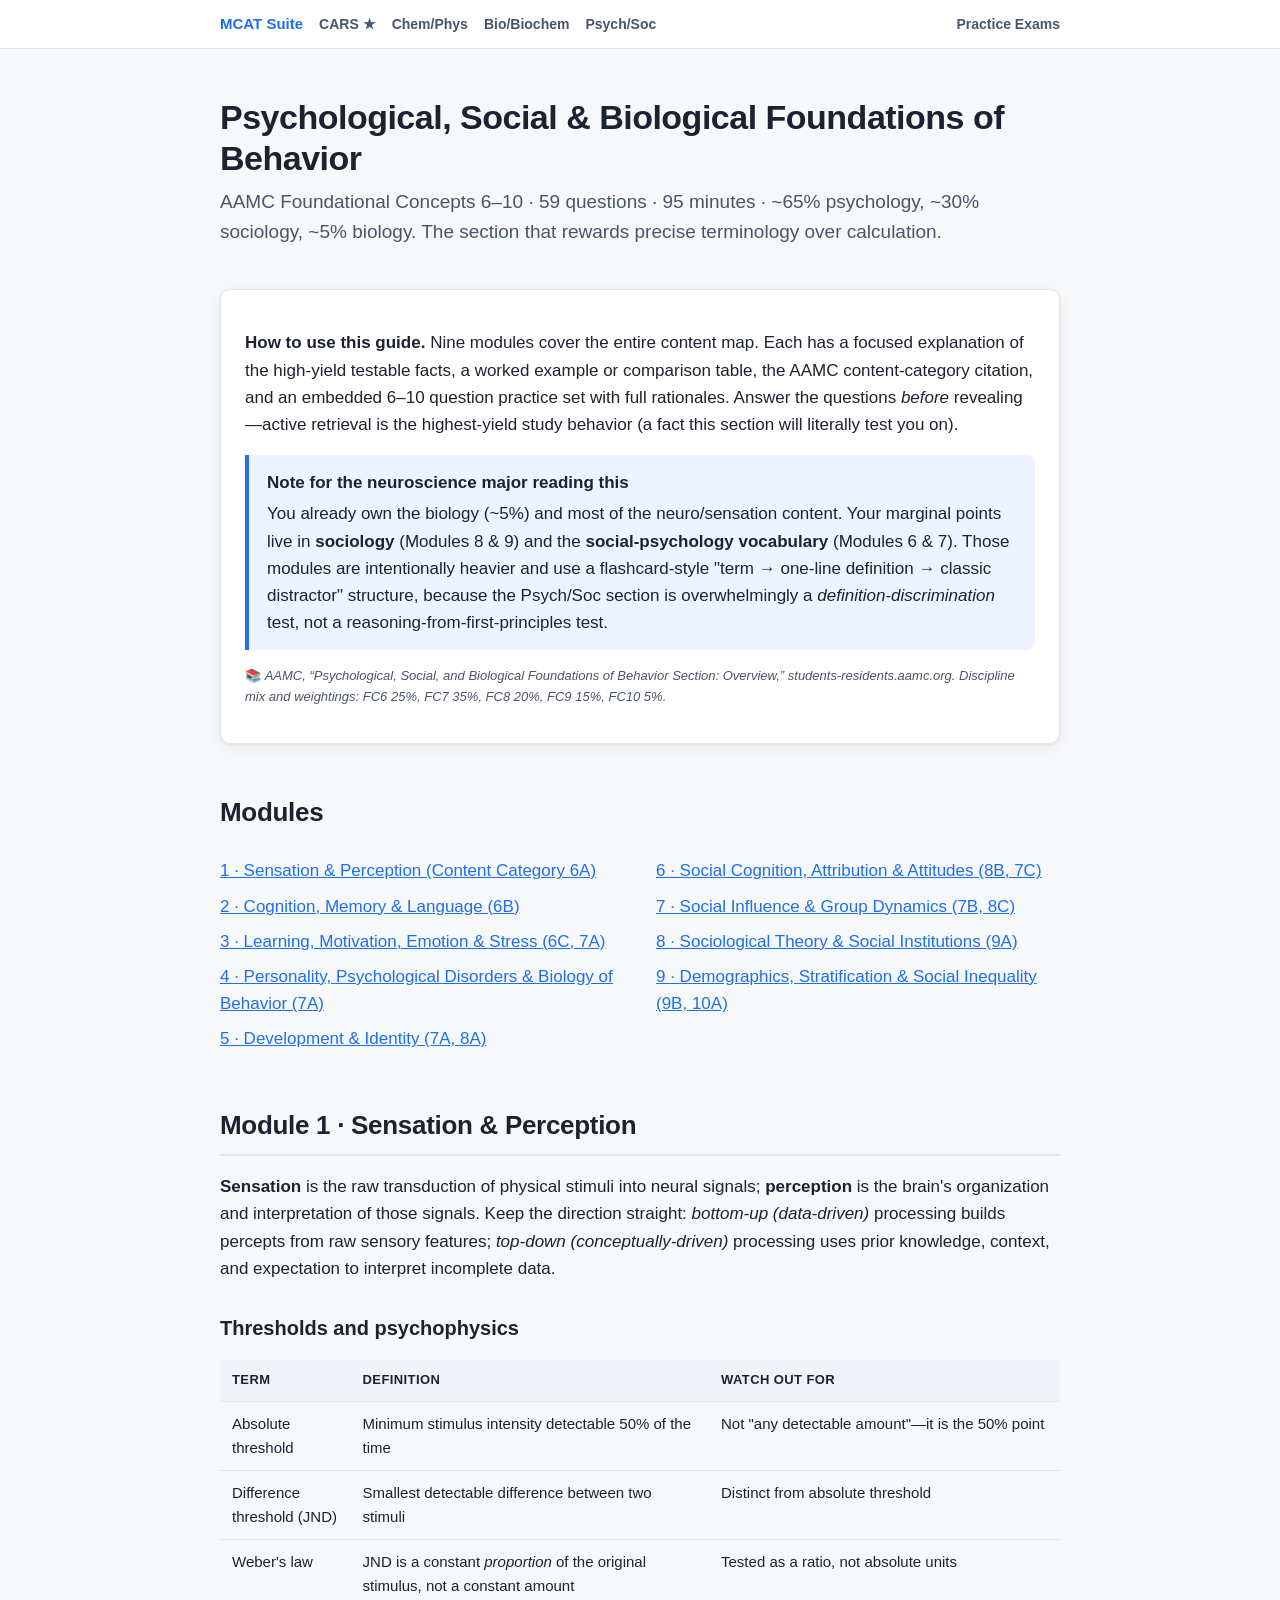
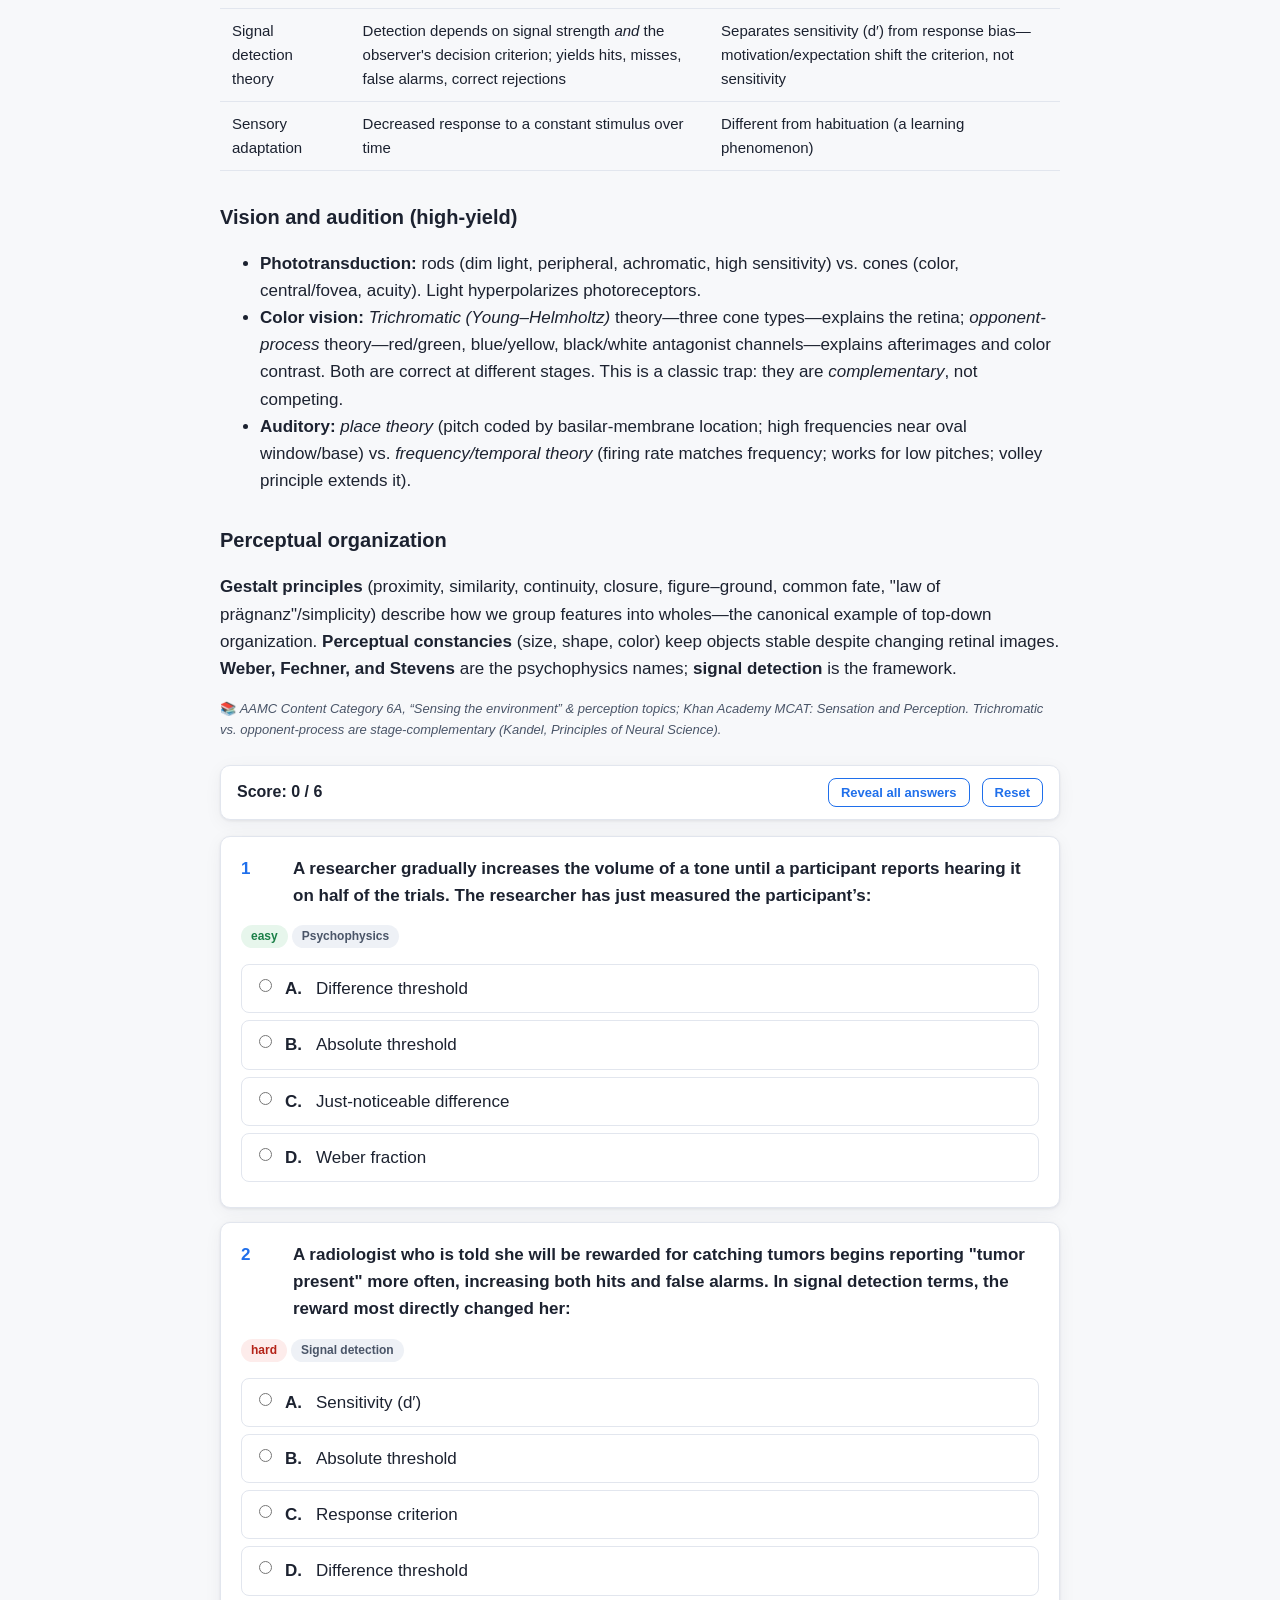
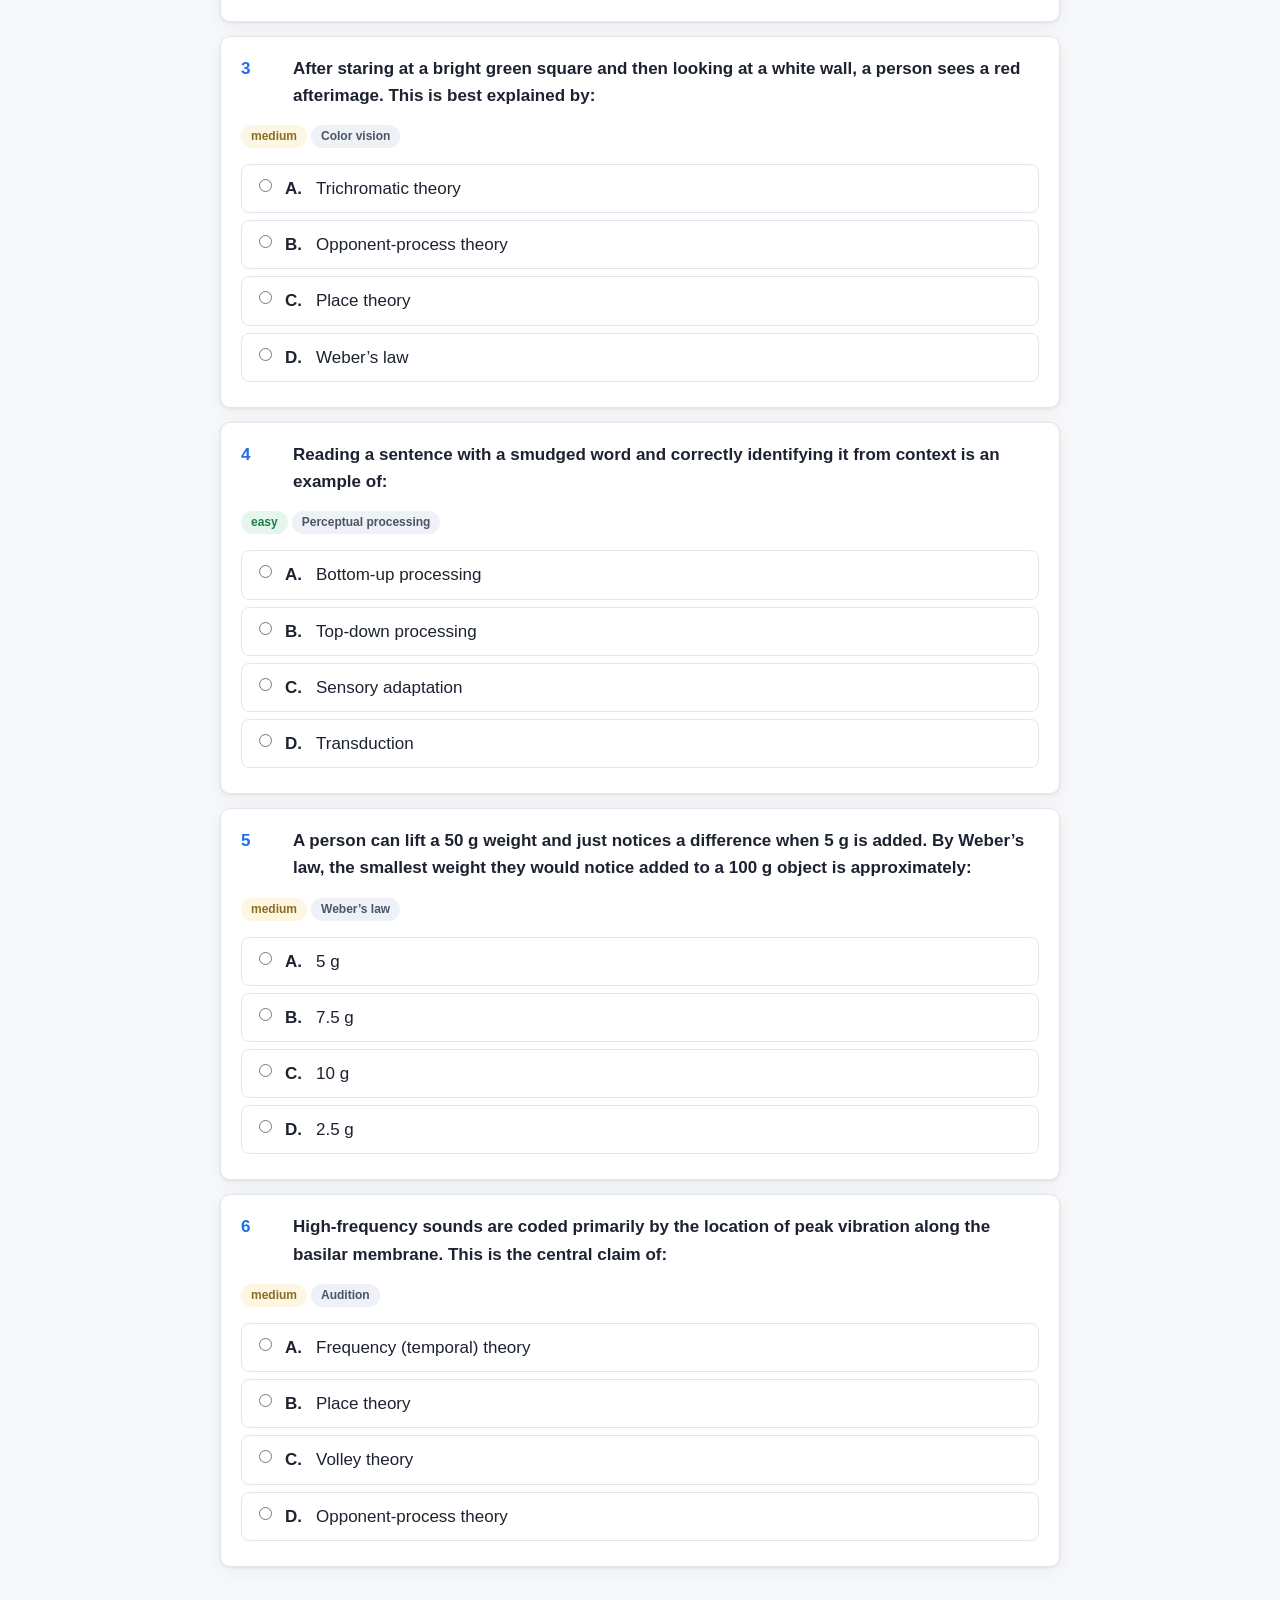
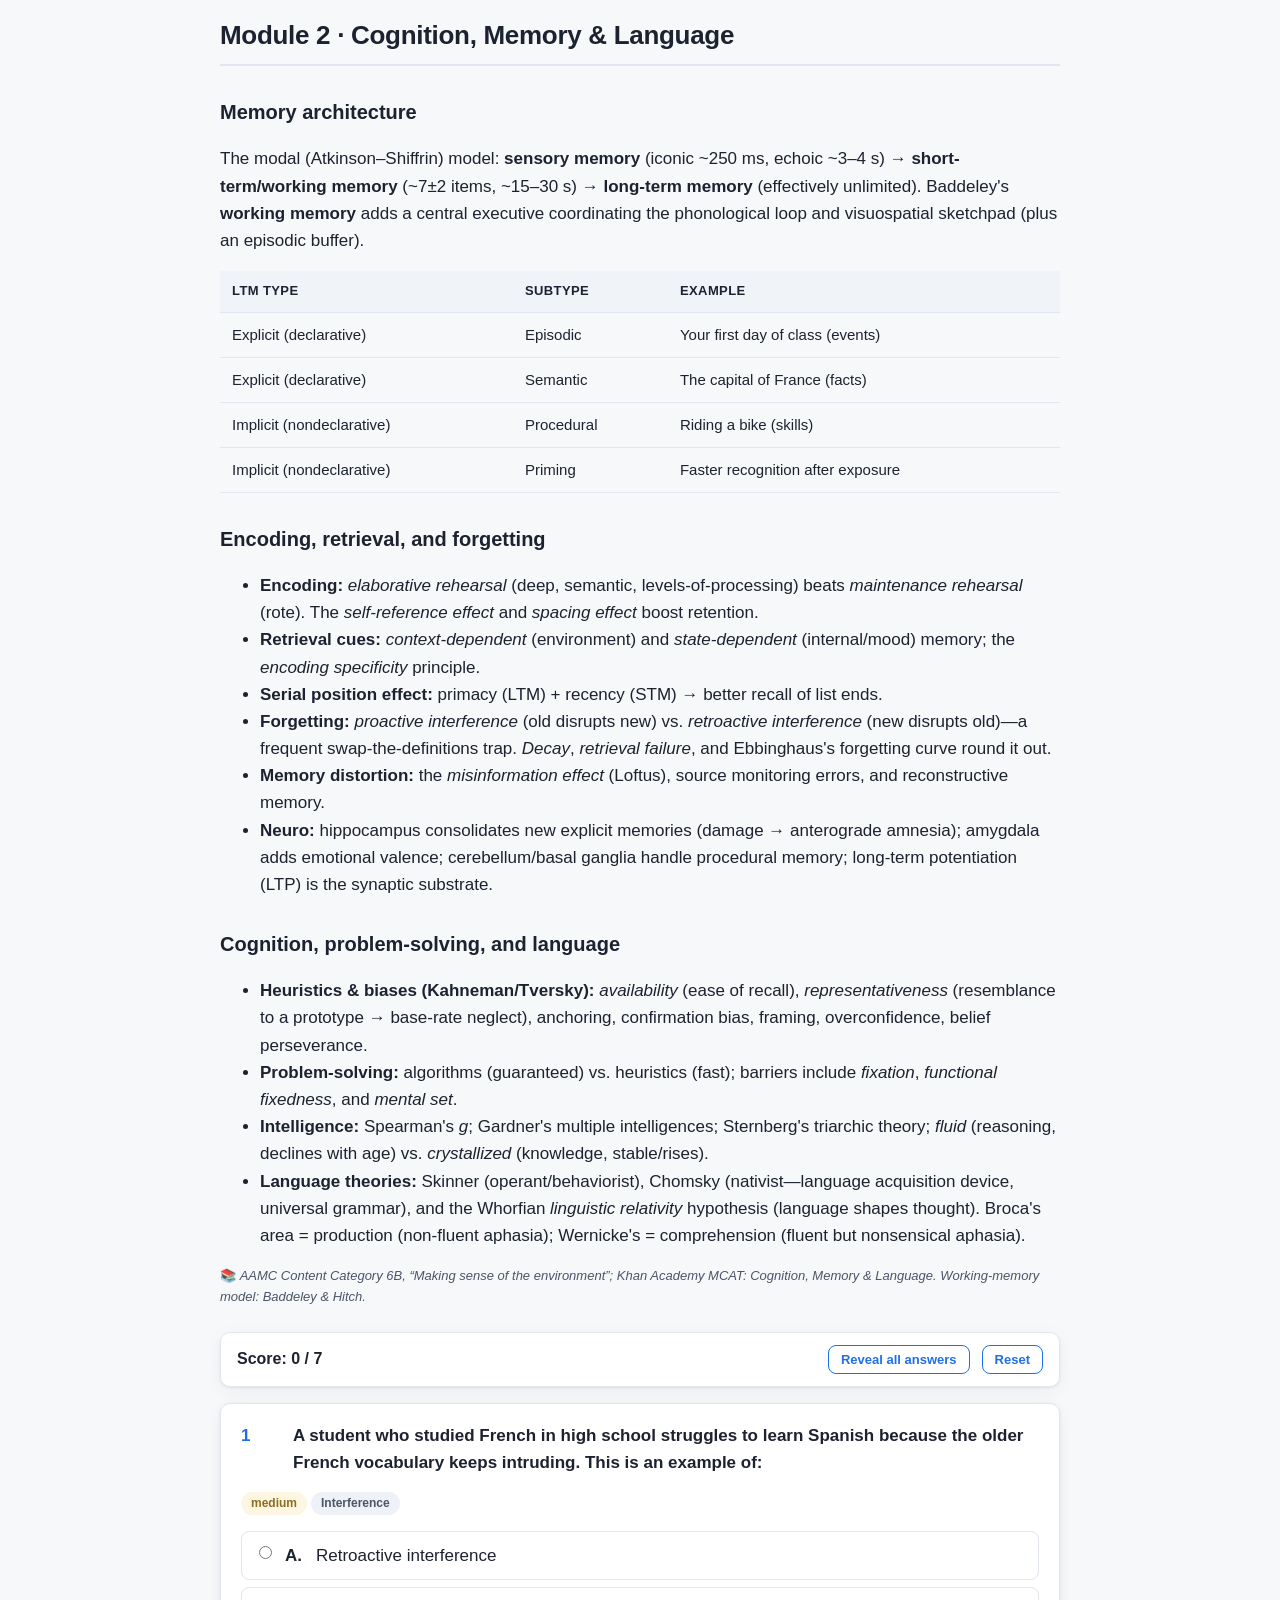
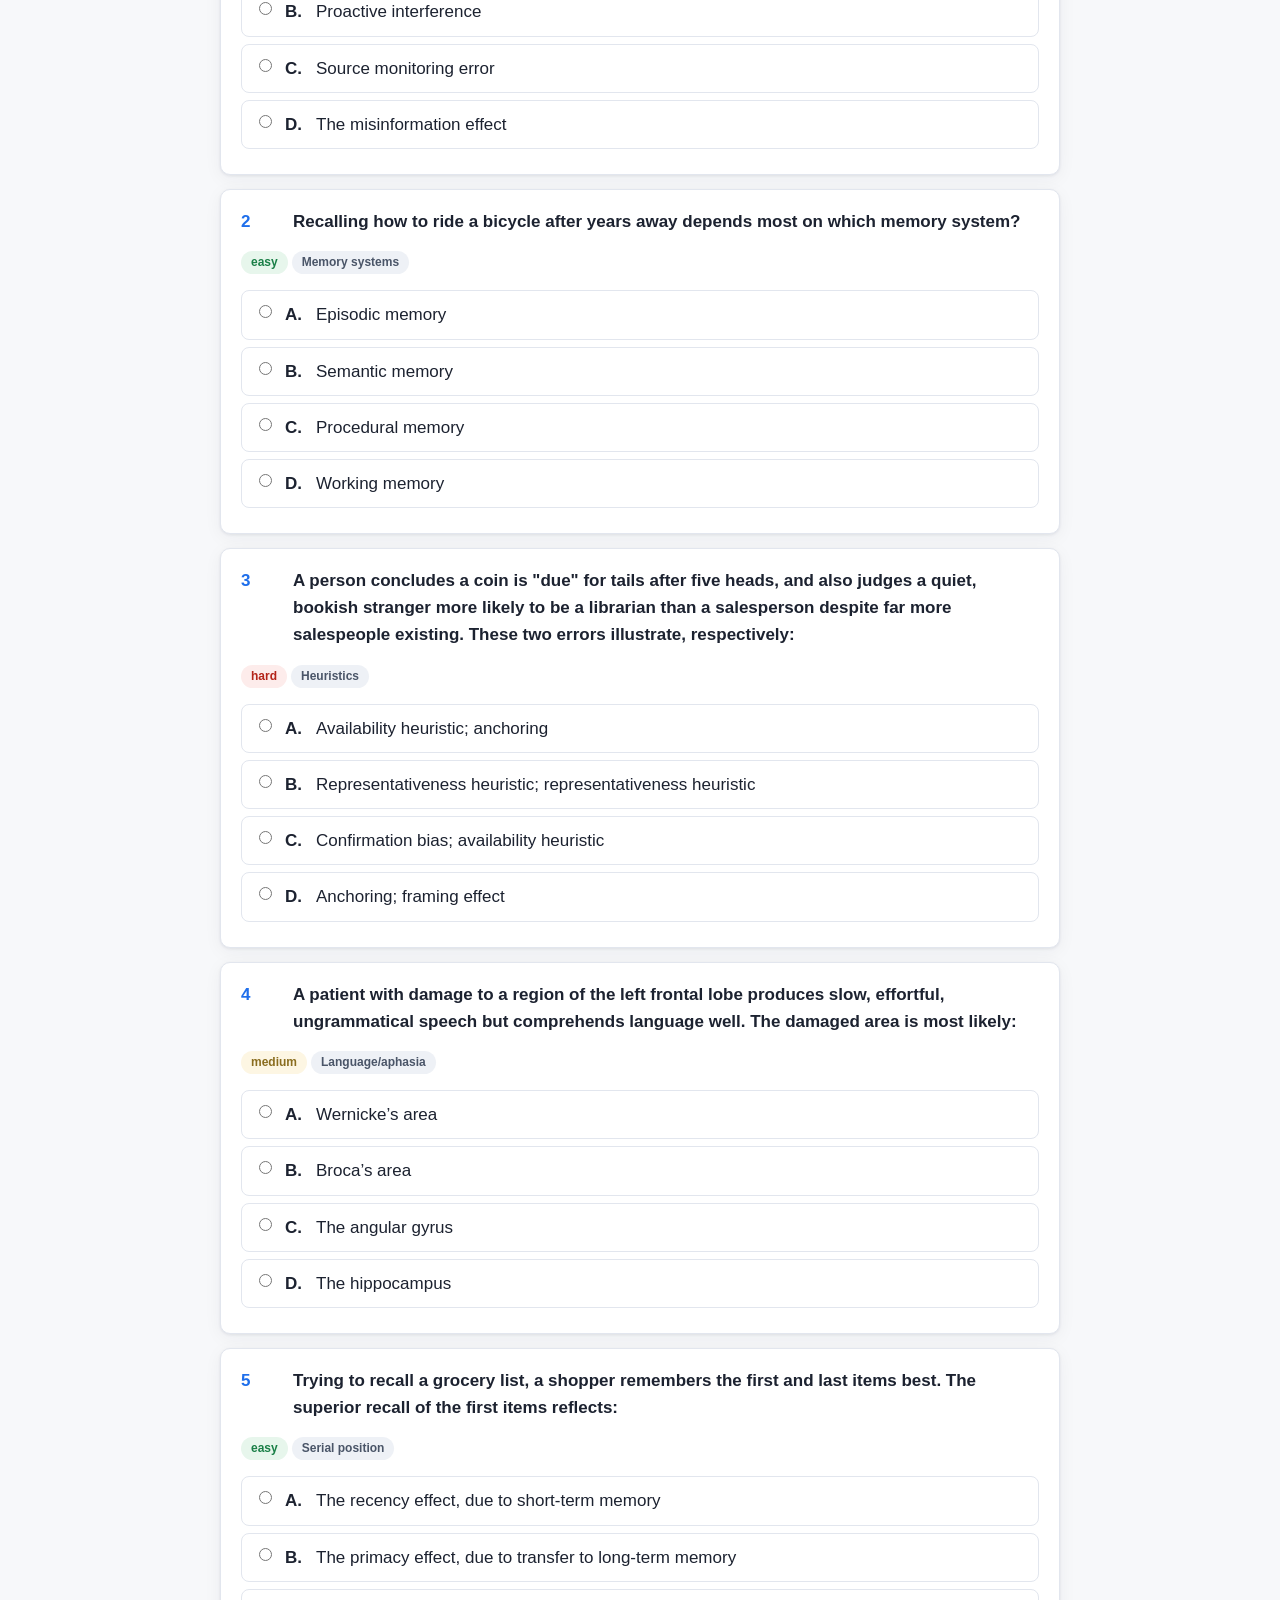
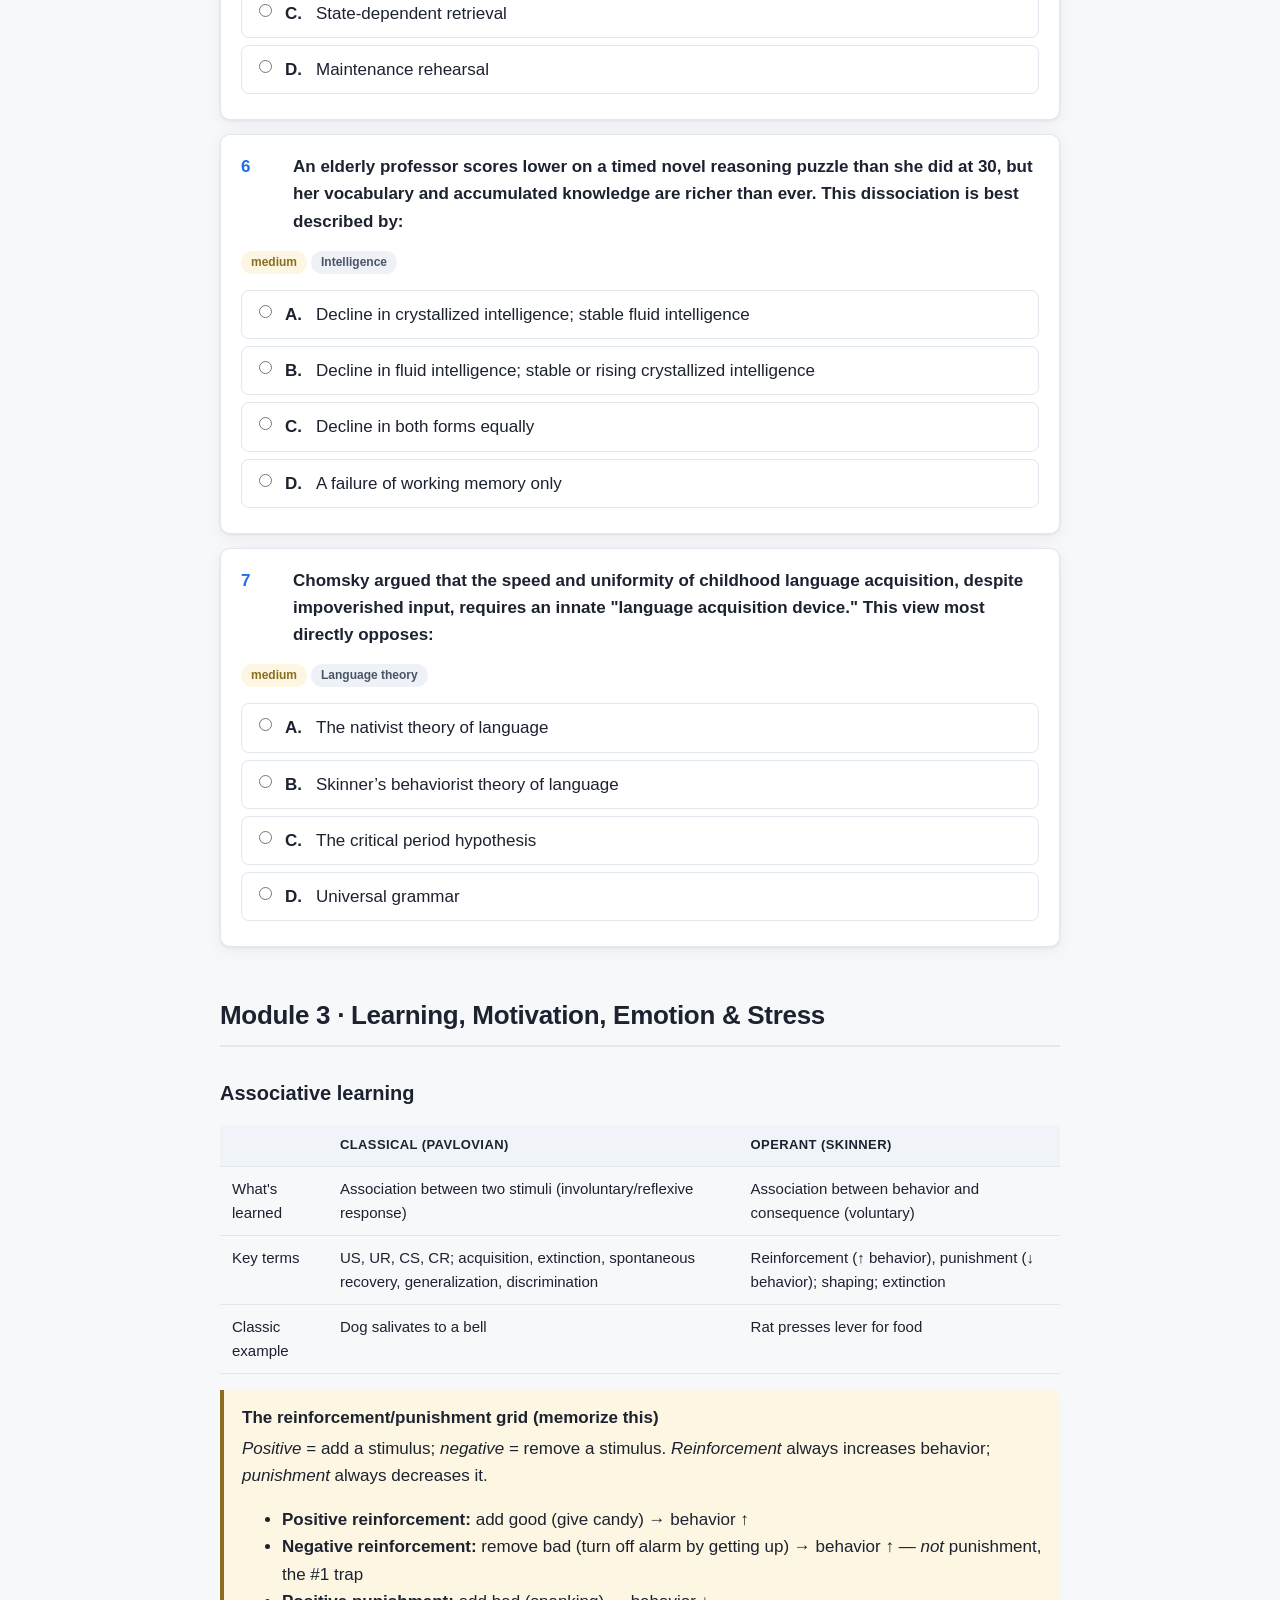
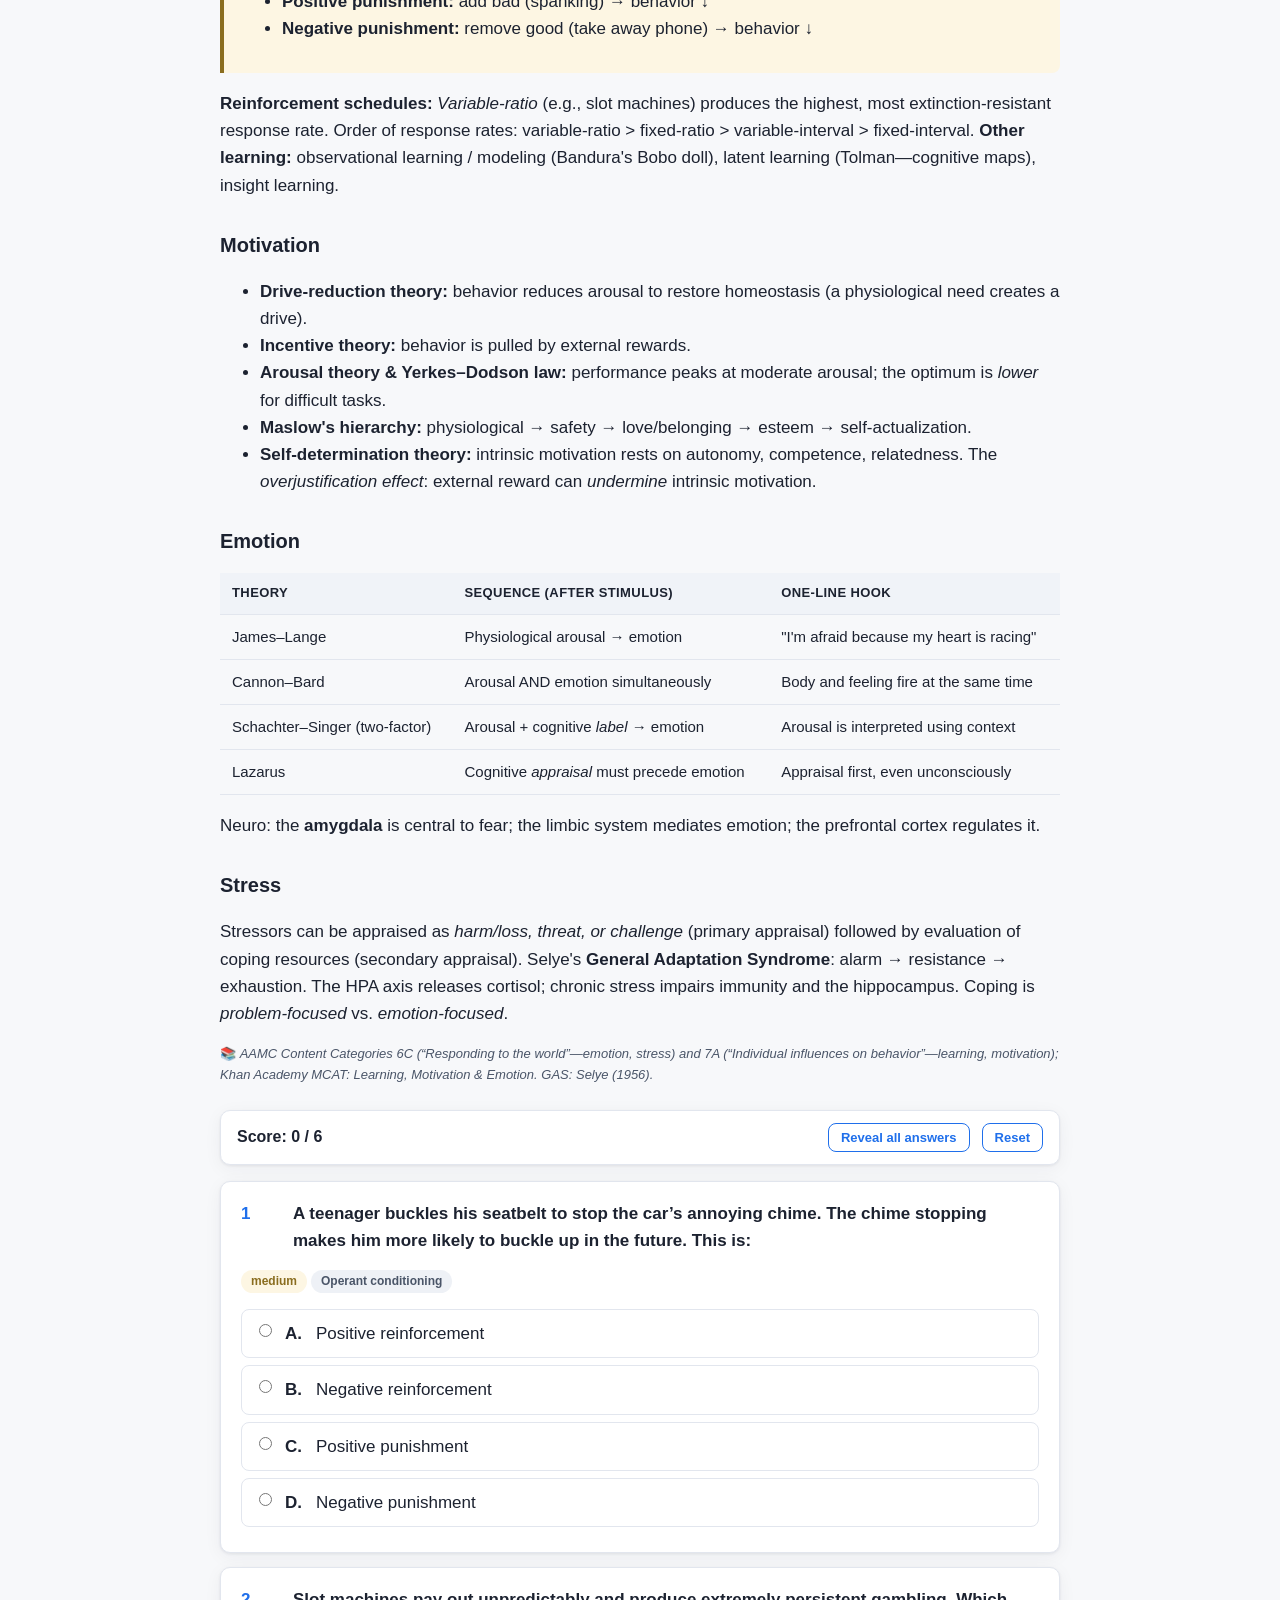
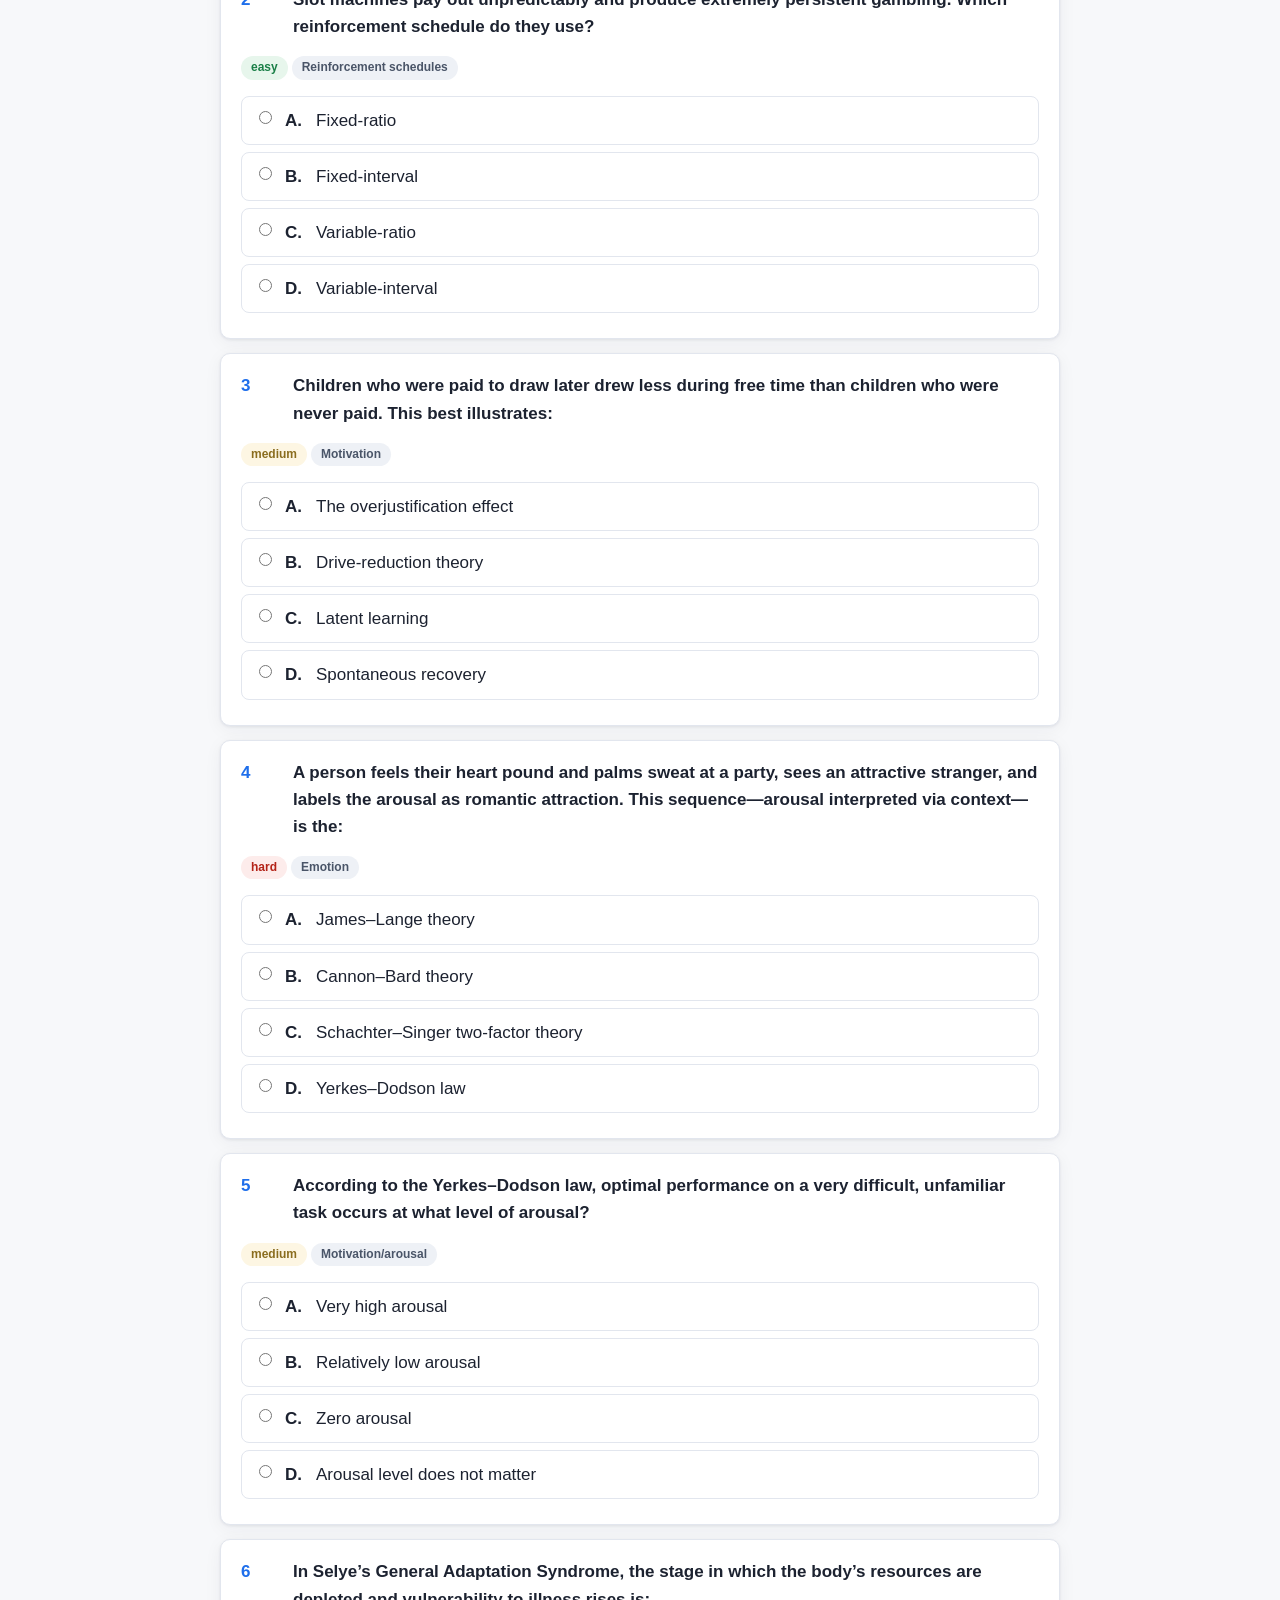
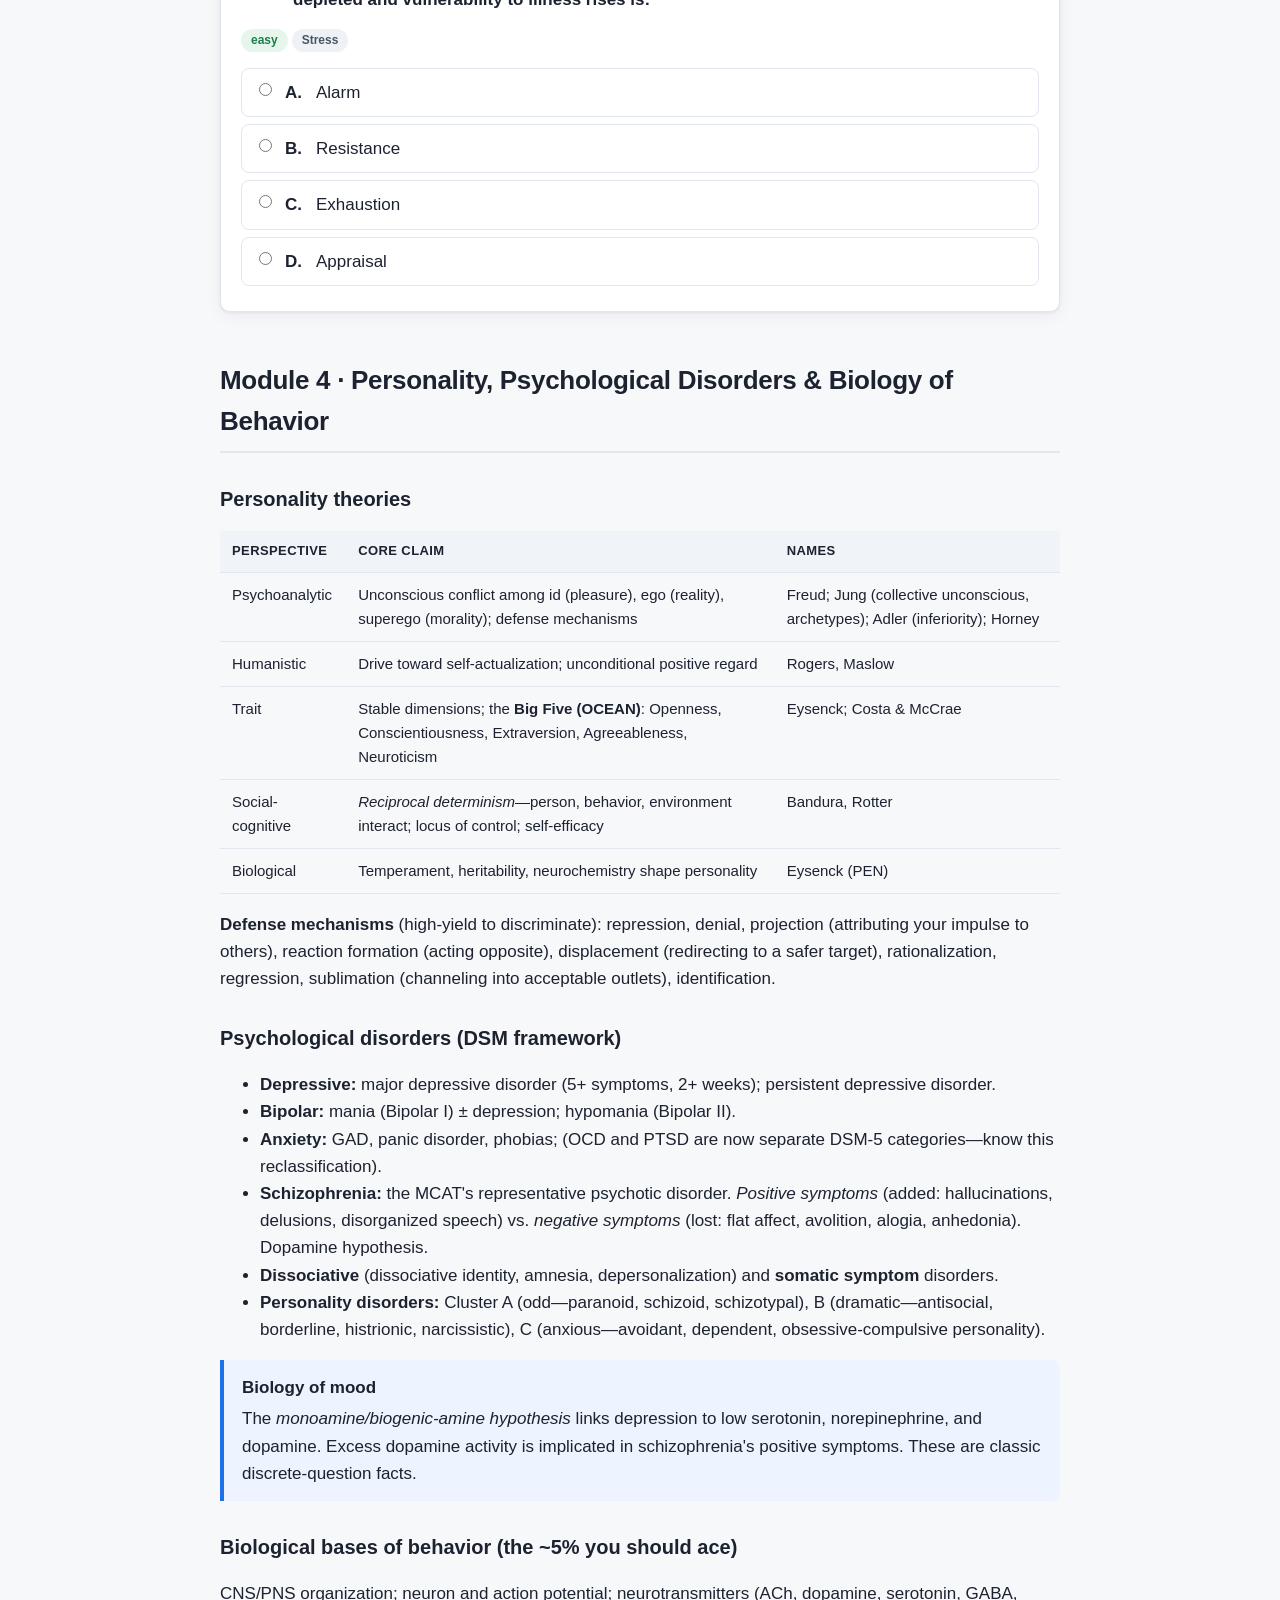
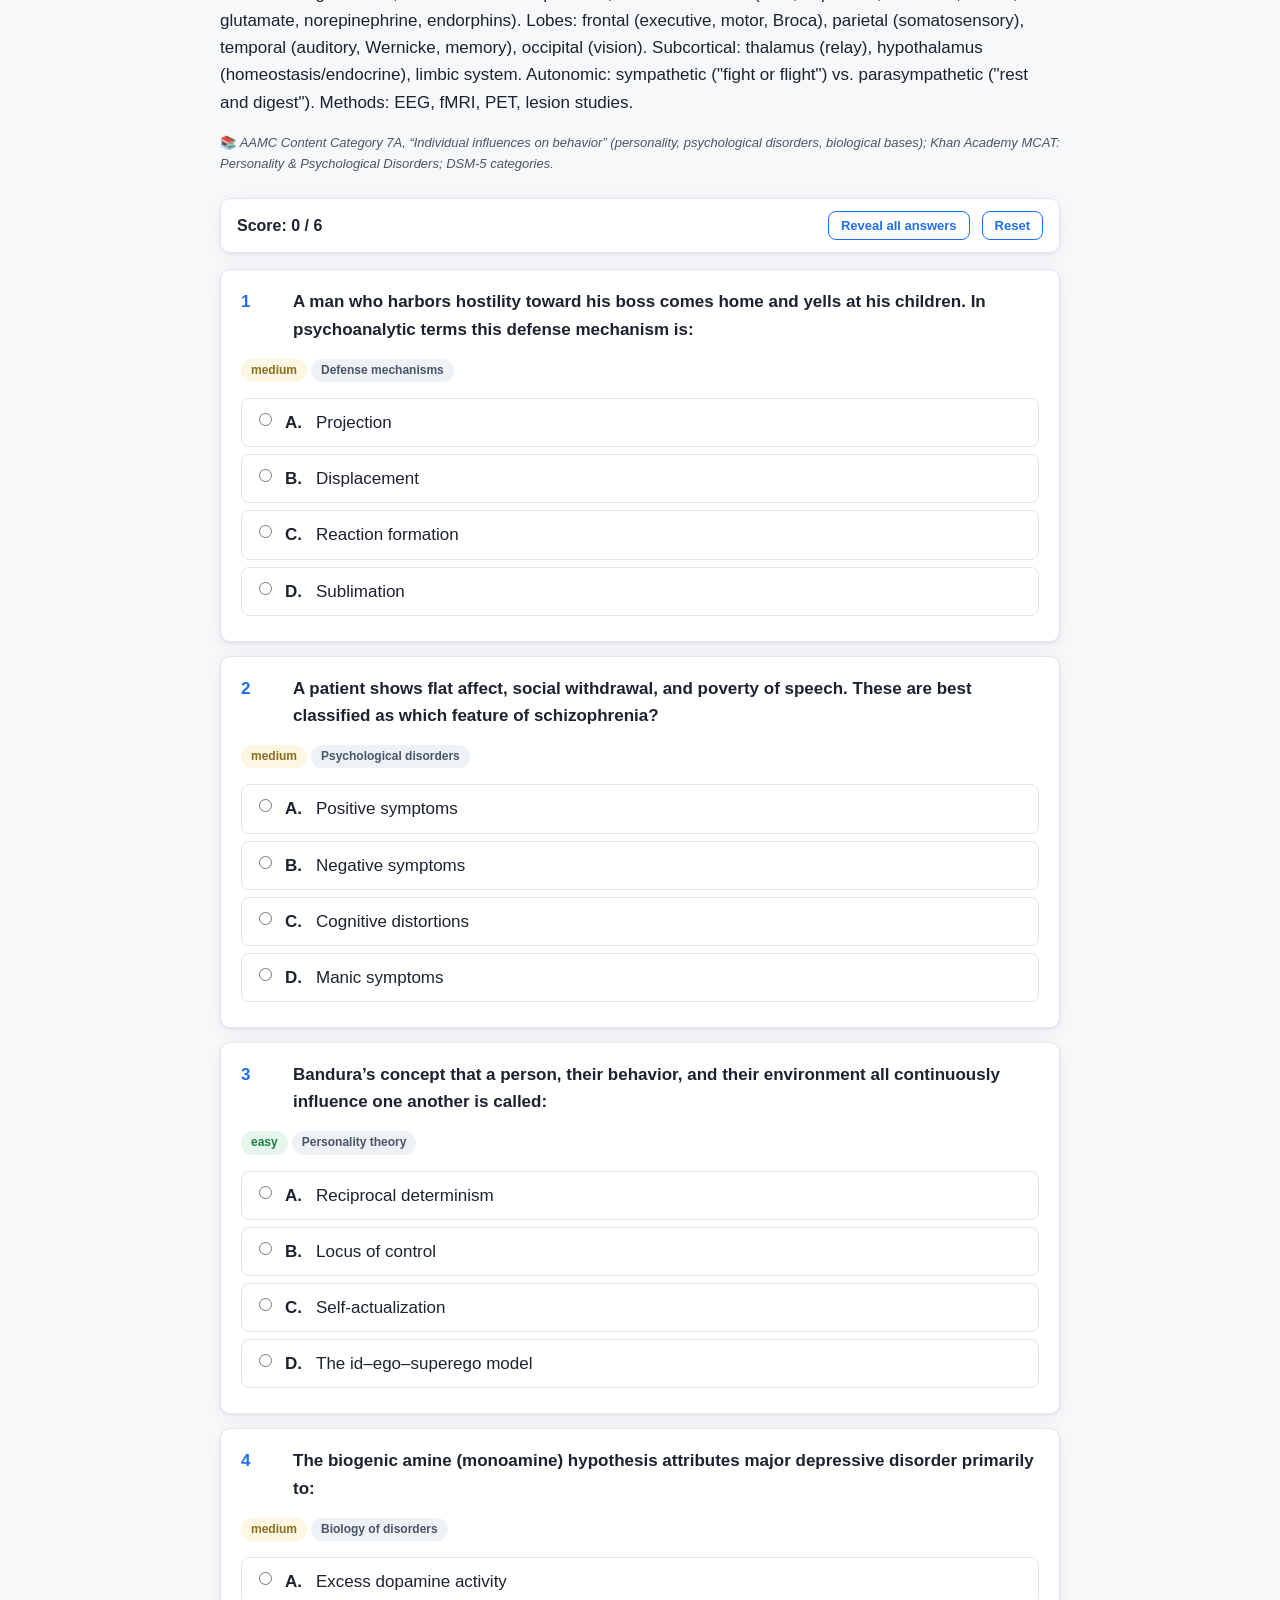
<file: study/psychsoc.html>
<!DOCTYPE html>
<html lang="en">
<head>
<meta charset="utf-8">
<meta name="viewport" content="width=device-width, initial-scale=1">
<title>Psych/Soc — MCAT Study Guide | Psychological, Social &amp; Biological Foundations of Behavior</title>
<link rel="stylesheet" href="../assets/style.css">
</head>
<body>
<nav class="topbar"><div class="wrap">
  <a class="home" href="../index.html">MCAT Suite</a>
  <a href="../study/cars.html">CARS &#9733;</a>
  <a href="../study/chemphys.html">Chem/Phys</a>
  <a href="../study/biobiochem.html">Bio/Biochem</a>
  <a href="../study/psychsoc.html">Psych/Soc</a>
  <span class="spacer"></span>
  <a href="../index.html#exams">Practice Exams</a>
</div></nav>

<div class="wrap">

<header class="hero">
  <h1>Psychological, Social &amp; Biological Foundations of Behavior</h1>
  <p class="lede">AAMC Foundational Concepts 6&ndash;10 &middot; 59 questions &middot; 95 minutes &middot; ~65% psychology, ~30% sociology, ~5% biology. The section that rewards precise terminology over calculation.</p>
</header>

<div class="panel">
  <p><strong>How to use this guide.</strong> Nine modules cover the entire content map. Each has a focused explanation of the high-yield testable facts, a worked example or comparison table, the AAMC content-category citation, and an embedded 6&ndash;10 question practice set with full rationales. Answer the questions <em>before</em> revealing&mdash;active retrieval is the highest-yield study behavior (a fact this section will literally test you on).</p>
  <p class="callout"><strong>Note for the neuroscience major reading this</strong> You already own the biology (~5%) and most of the neuro/sensation content. Your marginal points live in <strong>sociology</strong> (Modules 8 &amp; 9) and the <strong>social-psychology vocabulary</strong> (Modules 6 &amp; 7). Those modules are intentionally heavier and use a flashcard-style "term &rarr; one-line definition &rarr; classic distractor" structure, because the Psych/Soc section is overwhelmingly a <em>definition-discrimination</em> test, not a reasoning-from-first-principles test.</p>
  <p class="source">AAMC, &ldquo;Psychological, Social, and Biological Foundations of Behavior Section: Overview,&rdquo; students-residents.aamc.org. Discipline mix and weightings: FC6 25%, FC7 35%, FC8 20%, FC9 15%, FC10 5%.</p>
</div>

<h2 id="toc-h" style="border:none">Modules</h2>
<div class="toc">
  <a href="#m1">1 &middot; Sensation &amp; Perception (Content Category 6A)</a>
  <a href="#m2">2 &middot; Cognition, Memory &amp; Language (6B)</a>
  <a href="#m3">3 &middot; Learning, Motivation, Emotion &amp; Stress (6C, 7A)</a>
  <a href="#m4">4 &middot; Personality, Psychological Disorders &amp; Biology of Behavior (7A)</a>
  <a href="#m5">5 &middot; Development &amp; Identity (7A, 8A)</a>
  <a href="#m6">6 &middot; Social Cognition, Attribution &amp; Attitudes (8B, 7C)</a>
  <a href="#m7">7 &middot; Social Influence &amp; Group Dynamics (7B, 8C)</a>
  <a href="#m8">8 &middot; Sociological Theory &amp; Social Institutions (9A)</a>
  <a href="#m9">9 &middot; Demographics, Stratification &amp; Social Inequality (9B, 10A)</a>
</div>

<!-- ===================================================================== -->
<h2 id="m1">Module 1 &middot; Sensation &amp; Perception</h2>

<p><strong>Sensation</strong> is the raw transduction of physical stimuli into neural signals; <strong>perception</strong> is the brain's organization and interpretation of those signals. Keep the direction straight: <em>bottom-up (data-driven)</em> processing builds percepts from raw sensory features; <em>top-down (conceptually-driven)</em> processing uses prior knowledge, context, and expectation to interpret incomplete data.</p>

<h3>Thresholds and psychophysics</h3>
<table class="data">
  <tr><th>Term</th><th>Definition</th><th>Watch out for</th></tr>
  <tr><td>Absolute threshold</td><td>Minimum stimulus intensity detectable 50% of the time</td><td>Not "any detectable amount"&mdash;it is the 50% point</td></tr>
  <tr><td>Difference threshold (JND)</td><td>Smallest detectable difference between two stimuli</td><td>Distinct from absolute threshold</td></tr>
  <tr><td>Weber's law</td><td>JND is a constant <em>proportion</em> of the original stimulus, not a constant amount</td><td>Tested as a ratio, not absolute units</td></tr>
  <tr><td>Signal detection theory</td><td>Detection depends on signal strength <em>and</em> the observer's decision criterion; yields hits, misses, false alarms, correct rejections</td><td>Separates sensitivity (d&prime;) from response bias&mdash;motivation/expectation shift the criterion, not sensitivity</td></tr>
  <tr><td>Sensory adaptation</td><td>Decreased response to a constant stimulus over time</td><td>Different from habituation (a learning phenomenon)</td></tr>
</table>

<h3>Vision and audition (high-yield)</h3>
<ul>
  <li><strong>Phototransduction:</strong> rods (dim light, peripheral, achromatic, high sensitivity) vs. cones (color, central/fovea, acuity). Light hyperpolarizes photoreceptors.</li>
  <li><strong>Color vision:</strong> <em>Trichromatic (Young&ndash;Helmholtz)</em> theory&mdash;three cone types&mdash;explains the retina; <em>opponent-process</em> theory&mdash;red/green, blue/yellow, black/white antagonist channels&mdash;explains afterimages and color contrast. Both are correct at different stages. This is a classic trap: they are <em>complementary</em>, not competing.</li>
  <li><strong>Auditory:</strong> <em>place theory</em> (pitch coded by basilar-membrane location; high frequencies near oval window/base) vs. <em>frequency/temporal theory</em> (firing rate matches frequency; works for low pitches; volley principle extends it).</li>
</ul>

<h3>Perceptual organization</h3>
<p><strong>Gestalt principles</strong> (proximity, similarity, continuity, closure, figure&ndash;ground, common fate, "law of pr&auml;gnanz"/simplicity) describe how we group features into wholes&mdash;the canonical example of top-down organization. <strong>Perceptual constancies</strong> (size, shape, color) keep objects stable despite changing retinal images. <strong>Weber, Fechner, and Stevens</strong> are the psychophysics names; <strong>signal detection</strong> is the framework.</p>

<p class="source">AAMC Content Category 6A, &ldquo;Sensing the environment&rdquo; &amp; perception topics; Khan Academy MCAT: Sensation and Perception. Trichromatic vs. opponent-process are stage-complementary (Kandel, <em>Principles of Neural Science</em>).</p>

<div id="quiz-sensation"></div>

<!-- ===================================================================== -->
<h2 id="m2">Module 2 &middot; Cognition, Memory &amp; Language</h2>

<h3>Memory architecture</h3>
<p>The modal (Atkinson&ndash;Shiffrin) model: <strong>sensory memory</strong> (iconic ~250 ms, echoic ~3&ndash;4 s) &rarr; <strong>short-term/working memory</strong> (~7&plusmn;2 items, ~15&ndash;30 s) &rarr; <strong>long-term memory</strong> (effectively unlimited). Baddeley's <strong>working memory</strong> adds a central executive coordinating the phonological loop and visuospatial sketchpad (plus an episodic buffer).</p>

<table class="data">
  <tr><th>LTM type</th><th>Subtype</th><th>Example</th></tr>
  <tr><td>Explicit (declarative)</td><td>Episodic</td><td>Your first day of class (events)</td></tr>
  <tr><td>Explicit (declarative)</td><td>Semantic</td><td>The capital of France (facts)</td></tr>
  <tr><td>Implicit (nondeclarative)</td><td>Procedural</td><td>Riding a bike (skills)</td></tr>
  <tr><td>Implicit (nondeclarative)</td><td>Priming</td><td>Faster recognition after exposure</td></tr>
</table>

<h3>Encoding, retrieval, and forgetting</h3>
<ul>
  <li><strong>Encoding:</strong> <em>elaborative rehearsal</em> (deep, semantic, levels-of-processing) beats <em>maintenance rehearsal</em> (rote). The <em>self-reference effect</em> and <em>spacing effect</em> boost retention.</li>
  <li><strong>Retrieval cues:</strong> <em>context-dependent</em> (environment) and <em>state-dependent</em> (internal/mood) memory; the <em>encoding specificity</em> principle.</li>
  <li><strong>Serial position effect:</strong> primacy (LTM) + recency (STM) &rarr; better recall of list ends.</li>
  <li><strong>Forgetting:</strong> <em>proactive interference</em> (old disrupts new) vs. <em>retroactive interference</em> (new disrupts old)&mdash;a frequent swap-the-definitions trap. <em>Decay</em>, <em>retrieval failure</em>, and Ebbinghaus's forgetting curve round it out.</li>
  <li><strong>Memory distortion:</strong> the <em>misinformation effect</em> (Loftus), source monitoring errors, and reconstructive memory.</li>
  <li><strong>Neuro:</strong> hippocampus consolidates new explicit memories (damage &rarr; anterograde amnesia); amygdala adds emotional valence; cerebellum/basal ganglia handle procedural memory; long-term potentiation (LTP) is the synaptic substrate.</li>
</ul>

<h3>Cognition, problem-solving, and language</h3>
<ul>
  <li><strong>Heuristics &amp; biases (Kahneman/Tversky):</strong> <em>availability</em> (ease of recall), <em>representativeness</em> (resemblance to a prototype &rarr; base-rate neglect), anchoring, confirmation bias, framing, overconfidence, belief perseverance.</li>
  <li><strong>Problem-solving:</strong> algorithms (guaranteed) vs. heuristics (fast); barriers include <em>fixation</em>, <em>functional fixedness</em>, and <em>mental set</em>.</li>
  <li><strong>Intelligence:</strong> Spearman's <em>g</em>; Gardner's multiple intelligences; Sternberg's triarchic theory; <em>fluid</em> (reasoning, declines with age) vs. <em>crystallized</em> (knowledge, stable/rises).</li>
  <li><strong>Language theories:</strong> Skinner (operant/behaviorist), Chomsky (nativist&mdash;language acquisition device, universal grammar), and the Whorfian <em>linguistic relativity</em> hypothesis (language shapes thought). Broca's area = production (non-fluent aphasia); Wernicke's = comprehension (fluent but nonsensical aphasia).</li>
</ul>

<p class="source">AAMC Content Category 6B, &ldquo;Making sense of the environment&rdquo;; Khan Academy MCAT: Cognition, Memory &amp; Language. Working-memory model: Baddeley &amp; Hitch.</p>

<div id="quiz-cognition"></div>

<!-- ===================================================================== -->
<h2 id="m3">Module 3 &middot; Learning, Motivation, Emotion &amp; Stress</h2>

<h3>Associative learning</h3>
<table class="data">
  <tr><th></th><th>Classical (Pavlovian)</th><th>Operant (Skinner)</th></tr>
  <tr><td>What's learned</td><td>Association between two stimuli (involuntary/reflexive response)</td><td>Association between behavior and consequence (voluntary)</td></tr>
  <tr><td>Key terms</td><td>US, UR, CS, CR; acquisition, extinction, spontaneous recovery, generalization, discrimination</td><td>Reinforcement (&uarr; behavior), punishment (&darr; behavior); shaping; extinction</td></tr>
  <tr><td>Classic example</td><td>Dog salivates to a bell</td><td>Rat presses lever for food</td></tr>
</table>

<div class="callout warn"><strong>The reinforcement/punishment grid (memorize this)</strong>
<em>Positive</em> = add a stimulus; <em>negative</em> = remove a stimulus. <em>Reinforcement</em> always increases behavior; <em>punishment</em> always decreases it.
<ul>
<li><strong>Positive reinforcement:</strong> add good (give candy) &rarr; behavior &uarr;</li>
<li><strong>Negative reinforcement:</strong> remove bad (turn off alarm by getting up) &rarr; behavior &uarr; &mdash; <em>not</em> punishment, the #1 trap</li>
<li><strong>Positive punishment:</strong> add bad (spanking) &rarr; behavior &darr;</li>
<li><strong>Negative punishment:</strong> remove good (take away phone) &rarr; behavior &darr;</li>
</ul></div>

<p><strong>Reinforcement schedules:</strong> <em>Variable-ratio</em> (e.g., slot machines) produces the highest, most extinction-resistant response rate. Order of response rates: variable-ratio &gt; fixed-ratio &gt; variable-interval &gt; fixed-interval. <strong>Other learning:</strong> observational learning / modeling (Bandura's Bobo doll), latent learning (Tolman&mdash;cognitive maps), insight learning.</p>

<h3>Motivation</h3>
<ul>
  <li><strong>Drive-reduction theory:</strong> behavior reduces arousal to restore homeostasis (a physiological need creates a drive).</li>
  <li><strong>Incentive theory:</strong> behavior is pulled by external rewards.</li>
  <li><strong>Arousal theory &amp; Yerkes&ndash;Dodson law:</strong> performance peaks at moderate arousal; the optimum is <em>lower</em> for difficult tasks.</li>
  <li><strong>Maslow's hierarchy:</strong> physiological &rarr; safety &rarr; love/belonging &rarr; esteem &rarr; self-actualization.</li>
  <li><strong>Self-determination theory:</strong> intrinsic motivation rests on autonomy, competence, relatedness. The <em>overjustification effect</em>: external reward can <em>undermine</em> intrinsic motivation.</li>
</ul>

<h3>Emotion</h3>
<table class="data">
  <tr><th>Theory</th><th>Sequence (after stimulus)</th><th>One-line hook</th></tr>
  <tr><td>James&ndash;Lange</td><td>Physiological arousal &rarr; emotion</td><td>"I'm afraid because my heart is racing"</td></tr>
  <tr><td>Cannon&ndash;Bard</td><td>Arousal AND emotion simultaneously</td><td>Body and feeling fire at the same time</td></tr>
  <tr><td>Schachter&ndash;Singer (two-factor)</td><td>Arousal + cognitive <em>label</em> &rarr; emotion</td><td>Arousal is interpreted using context</td></tr>
  <tr><td>Lazarus</td><td>Cognitive <em>appraisal</em> must precede emotion</td><td>Appraisal first, even unconsciously</td></tr>
</table>
<p>Neuro: the <strong>amygdala</strong> is central to fear; the limbic system mediates emotion; the prefrontal cortex regulates it.</p>

<h3>Stress</h3>
<p>Stressors can be appraised as <em>harm/loss, threat, or challenge</em> (primary appraisal) followed by evaluation of coping resources (secondary appraisal). Selye's <strong>General Adaptation Syndrome</strong>: alarm &rarr; resistance &rarr; exhaustion. The HPA axis releases cortisol; chronic stress impairs immunity and the hippocampus. Coping is <em>problem-focused</em> vs. <em>emotion-focused</em>.</p>

<p class="source">AAMC Content Categories 6C (&ldquo;Responding to the world&rdquo;&mdash;emotion, stress) and 7A (&ldquo;Individual influences on behavior&rdquo;&mdash;learning, motivation); Khan Academy MCAT: Learning, Motivation &amp; Emotion. GAS: Selye (1956).</p>

<div id="quiz-learning"></div>

<!-- ===================================================================== -->
<h2 id="m4">Module 4 &middot; Personality, Psychological Disorders &amp; Biology of Behavior</h2>

<h3>Personality theories</h3>
<table class="data">
  <tr><th>Perspective</th><th>Core claim</th><th>Names</th></tr>
  <tr><td>Psychoanalytic</td><td>Unconscious conflict among id (pleasure), ego (reality), superego (morality); defense mechanisms</td><td>Freud; Jung (collective unconscious, archetypes); Adler (inferiority); Horney</td></tr>
  <tr><td>Humanistic</td><td>Drive toward self-actualization; unconditional positive regard</td><td>Rogers, Maslow</td></tr>
  <tr><td>Trait</td><td>Stable dimensions; the <strong>Big Five (OCEAN)</strong>: Openness, Conscientiousness, Extraversion, Agreeableness, Neuroticism</td><td>Eysenck; Costa &amp; McCrae</td></tr>
  <tr><td>Social-cognitive</td><td><em>Reciprocal determinism</em>&mdash;person, behavior, environment interact; locus of control; self-efficacy</td><td>Bandura, Rotter</td></tr>
  <tr><td>Biological</td><td>Temperament, heritability, neurochemistry shape personality</td><td>Eysenck (PEN)</td></tr>
</table>
<p><strong>Defense mechanisms</strong> (high-yield to discriminate): repression, denial, projection (attributing your impulse to others), reaction formation (acting opposite), displacement (redirecting to a safer target), rationalization, regression, sublimation (channeling into acceptable outlets), identification.</p>

<h3>Psychological disorders (DSM framework)</h3>
<ul>
  <li><strong>Depressive:</strong> major depressive disorder (5+ symptoms, 2+ weeks); persistent depressive disorder.</li>
  <li><strong>Bipolar:</strong> mania (Bipolar I) &plusmn; depression; hypomania (Bipolar II).</li>
  <li><strong>Anxiety:</strong> GAD, panic disorder, phobias; (OCD and PTSD are now separate DSM-5 categories&mdash;know this reclassification).</li>
  <li><strong>Schizophrenia:</strong> the MCAT's representative psychotic disorder. <em>Positive symptoms</em> (added: hallucinations, delusions, disorganized speech) vs. <em>negative symptoms</em> (lost: flat affect, avolition, alogia, anhedonia). Dopamine hypothesis.</li>
  <li><strong>Dissociative</strong> (dissociative identity, amnesia, depersonalization) and <strong>somatic symptom</strong> disorders.</li>
  <li><strong>Personality disorders:</strong> Cluster A (odd&mdash;paranoid, schizoid, schizotypal), B (dramatic&mdash;antisocial, borderline, histrionic, narcissistic), C (anxious&mdash;avoidant, dependent, obsessive-compulsive personality).</li>
</ul>
<div class="callout"><strong>Biology of mood</strong> The <em>monoamine/biogenic-amine hypothesis</em> links depression to low serotonin, norepinephrine, and dopamine. Excess dopamine activity is implicated in schizophrenia's positive symptoms. These are classic discrete-question facts.</div>

<h3>Biological bases of behavior (the ~5% you should ace)</h3>
<p>CNS/PNS organization; neuron and action potential; neurotransmitters (ACh, dopamine, serotonin, GABA, glutamate, norepinephrine, endorphins). Lobes: frontal (executive, motor, Broca), parietal (somatosensory), temporal (auditory, Wernicke, memory), occipital (vision). Subcortical: thalamus (relay), hypothalamus (homeostasis/endocrine), limbic system. Autonomic: sympathetic ("fight or flight") vs. parasympathetic ("rest and digest"). Methods: EEG, fMRI, PET, lesion studies.</p>

<p class="source">AAMC Content Category 7A, &ldquo;Individual influences on behavior&rdquo; (personality, psychological disorders, biological bases); Khan Academy MCAT: Personality &amp; Psychological Disorders; DSM-5 categories.</p>

<div id="quiz-personality"></div>

<!-- ===================================================================== -->
<h2 id="m5">Module 5 &middot; Development &amp; Identity</h2>

<h3>Stage theories (know the names, ages, crisis/conflict)</h3>
<table class="data">
  <tr><th>Theorist</th><th>Domain</th><th>Headline stages / idea</th></tr>
  <tr><td>Piaget</td><td>Cognitive</td><td>Sensorimotor (object permanence) &rarr; preoperational (egocentrism, no conservation) &rarr; concrete operational (conservation, reversibility) &rarr; formal operational (abstract reasoning)</td></tr>
  <tr><td>Erikson</td><td>Psychosocial (lifespan)</td><td>8 crises, e.g., trust vs. mistrust (infancy), identity vs. role confusion (adolescence), integrity vs. despair (old age)</td></tr>
  <tr><td>Kohlberg</td><td>Moral</td><td>Preconventional (reward/punishment) &rarr; conventional (social approval/law) &rarr; postconventional (universal principles)</td></tr>
  <tr><td>Freud</td><td>Psychosexual</td><td>Oral, anal, phallic, latency, genital</td></tr>
  <tr><td>Vygotsky</td><td>Sociocultural</td><td>Zone of proximal development; scaffolding; social interaction drives cognition</td></tr>
</table>
<p><strong>Attachment (Ainsworth's Strange Situation):</strong> secure, avoidant, anxious-ambivalent/resistant, disorganized. Harlow's monkeys (contact comfort &gt; food). <strong>Temperament</strong> (Thomas &amp; Chess). <strong>Parenting styles</strong> (Baumrind): authoritative (best outcomes), authoritarian, permissive, neglectful.</p>

<h3>Self and identity (Content Category 8A)</h3>
<ul>
  <li><strong>Self-concept</strong> (the cognitive picture of who you are) and <strong>self-esteem</strong> (evaluative). <strong>Self-efficacy</strong> (Bandura)&mdash;belief you can succeed at a specific task; <strong>locus of control</strong> (internal vs. external, Rotter).</li>
  <li><strong>Identity formation:</strong> Erikson's identity crisis; Marcia's four identity statuses (diffusion, foreclosure, moratorium, achievement).</li>
  <li><strong>Social theories of self:</strong> Cooley's <em>looking-glass self</em> (we form our self-image from how we imagine others see us) and Mead's <em>I and the me</em> with the generalized other. <strong>These bridge psychology and sociology&mdash;flag them.</strong> <em>Reference groups</em> shape self-evaluation.</li>
  <li><strong>Identity types:</strong> gender, ethnic, national, religious identity; intersectionality.</li>
</ul>

<p class="source">AAMC Content Categories 7A (development) and 8A (&ldquo;Self-identity&rdquo;); Khan Academy MCAT: Self Identity &amp; Development. Cooley and Mead are symbolic-interactionist; expect them on either psych or soc items.</p>

<div id="quiz-development"></div>

<!-- ===================================================================== -->
<h2 id="m6">Module 6 &middot; Social Cognition, Attribution &amp; Attitudes</h2>

<div class="callout"><strong>Why this module matters for you</strong> This is dense social-psych vocabulary&mdash;the part neuroscience majors most often lose easy points on. The questions are almost always "which term names this scenario?" Drill the definitions until discrimination is automatic.</div>

<h3>Attribution theory</h3>
<ul>
  <li><strong>Dispositional (internal)</strong> vs. <strong>situational (external)</strong> attributions.</li>
  <li><strong>Fundamental attribution error:</strong> overweighting disposition, underweighting situation&mdash;<em>when explaining others' behavior</em>.</li>
  <li><strong>Actor&ndash;observer bias:</strong> I attribute my own behavior to the situation but others' to disposition.</li>
  <li><strong>Self-serving bias:</strong> credit success to self (internal), blame failure on circumstances (external).</li>
  <li><strong>Just-world hypothesis:</strong> belief that people get what they deserve.</li>
  <li><strong>Attribution dimensions (Weiner):</strong> locus (internal/external), stability, controllability. Kelley's covariation model uses consistency, distinctiveness, consensus.</li>
</ul>

<h3>Attitudes and persuasion</h3>
<ul>
  <li><strong>Components of attitude (ABC):</strong> Affective, Behavioral, Cognitive.</li>
  <li><strong>Cognitive dissonance (Festinger):</strong> tension from inconsistent attitudes/behaviors drives attitude change; classic $1/$20 study&mdash;<em>less</em> external justification produces <em>more</em> dissonance and attitude change.</li>
  <li><strong>Elaboration Likelihood Model:</strong> <em>central route</em> (high involvement, evaluates argument quality&mdash;durable change) vs. <em>peripheral route</em> (cues like attractiveness/expertise&mdash;superficial change).</li>
  <li><strong>Foot-in-the-door</strong> (small request first) vs. <strong>door-in-the-face</strong> (large rejected request first).</li>
</ul>

<h3>Social perception &amp; bias</h3>
<p><strong>Stereotype</strong> (cognitive belief about a group), <strong>prejudice</strong> (affective attitude), <strong>discrimination</strong> (behavior)&mdash;the ABC of intergroup bias; do not collapse them. Related: <em>self-fulfilling prophecy</em> (and the related <em>stereotype threat</em>, where awareness of a stereotype depresses performance), <em>ethnocentrism</em>, <em>in-group favoritism / out-group homogeneity</em>. <strong>Primacy</strong> and <strong>recency</strong> effects shape impression formation; the <em>halo effect</em> and <em>just-world</em> belief distort it.</p>

<p class="source">AAMC Content Categories 8B (&ldquo;Social thinking&rdquo;) and 7C (&ldquo;Attitude and behavior change&rdquo;); Khan Academy MCAT: Social Psychology. Cognitive dissonance: Festinger &amp; Carlsmith (1959).</p>

<div id="quiz-socog"></div>

<!-- ===================================================================== -->
<h2 id="m7">Module 7 &middot; Social Influence &amp; Group Dynamics</h2>

<h3>Conformity, compliance, obedience</h3>
<table class="data">
  <tr><th>Term</th><th>Definition</th><th>Landmark study</th></tr>
  <tr><td>Conformity</td><td>Matching attitudes/behavior to group norms</td><td>Asch (line judgments)</td></tr>
  <tr><td>Compliance</td><td>Changing behavior in response to a direct request</td><td>Foot-in-the-door / door-in-the-face</td></tr>
  <tr><td>Obedience</td><td>Following orders from an authority figure</td><td>Milgram (shock experiment)</td></tr>
  <tr><td>Identification / internalization</td><td>Conforming to be like a valued group / because you accept the belief</td><td>Kelman's processes</td></tr>
</table>
<p><strong>Normative</strong> influence (to be liked/accepted) vs. <strong>informational</strong> influence (to be correct). Sherif's autokinetic study = informational. Zimbardo's Stanford Prison study = power of roles/deindividuation.</p>

<h3>Group processes</h3>
<ul>
  <li><strong>Social facilitation:</strong> presence of others improves performance on <em>simple/well-learned</em> tasks but impairs <em>complex/novel</em> ones.</li>
  <li><strong>Social loafing:</strong> reduced individual effort in a group (diffusion of responsibility).</li>
  <li><strong>Deindividuation:</strong> loss of self-awareness/restraint in groups (anonymity, arousal).</li>
  <li><strong>Group polarization:</strong> group discussion strengthens members' initial leanings (more extreme).</li>
  <li><strong>Groupthink:</strong> desire for harmony overrides realistic appraisal of alternatives (Janis); symptoms include illusion of invulnerability, self-censorship, mindguards.</li>
  <li><strong>Bystander effect:</strong> the more bystanders, the less likely any one helps (diffusion of responsibility, pluralistic ignorance); Darley &amp; Latan&eacute;.</li>
</ul>

<h3>Socialization, norms, and social interaction (Content Category 8C)</h3>
<ul>
  <li><strong>Socialization:</strong> primary (childhood, family) vs. secondary (later, institutions); agents of socialization (family, school, peers, media); <em>resocialization</em> in total institutions (Goffman).</li>
  <li><strong>Norms, folkways, mores, taboos;</strong> sanctions (positive/negative, formal/informal); <strong>deviance</strong>.</li>
  <li><strong>Theories of deviance:</strong> <em>labeling theory</em> (deviance is socially constructed by the reaction; primary vs. secondary deviance), <em>strain theory</em> (Merton&mdash;gap between cultural goals and legitimate means), <em>differential association</em> (deviance learned in groups), <em>social control</em> theory.</li>
  <li><strong>Goffman's dramaturgy:</strong> front stage / back stage; impression management.</li>
  <li>Group structure: <em>primary</em> (intimate, e.g., family) vs. <em>secondary</em> (goal-oriented) groups; in-groups/out-groups; reference groups; networks; organizations (bureaucracy&mdash;Weber's ideal type, McDonaldization&mdash;Ritzer).</li>
</ul>

<p class="source">AAMC Content Categories 7B (&ldquo;Social processes that influence human behavior&rdquo;) and 8C (&ldquo;Social interactions&rdquo;); Khan Academy MCAT: Social Influence. Milgram (1963); Latan&eacute; &amp; Darley (1968).</p>

<div id="quiz-influence"></div>

<!-- ===================================================================== -->
<h2 id="m8">Module 8 &middot; Sociological Theory &amp; Social Institutions</h2>

<div class="callout warn"><strong>Highest-leverage module for a neuroscience major.</strong> Sociology is ~30% of the section and is the most common blind spot for science-heavy applicants. The four theoretical paradigms below appear constantly&mdash;both as discrete questions and as the lens a passage adopts. Memorize the macro/micro split and the one-line signature of each.</div>

<h3>The four major theoretical paradigms</h3>
<table class="data">
  <tr><th>Paradigm</th><th>Level</th><th>Core view of society</th><th>Key thinkers</th><th>Signature phrase</th></tr>
  <tr><td><strong>Functionalism (structural functionalism)</strong></td><td>Macro</td><td>Society is an interdependent system of parts, each serving a <em>function</em> to maintain stability/equilibrium; manifest vs. latent functions; dysfunctions</td><td>Durkheim, Parsons, Merton</td><td>"What purpose does it serve for social order?"</td></tr>
  <tr><td><strong>Conflict theory</strong></td><td>Macro</td><td>Society is competition over scarce resources; institutions reproduce <em>inequality</em> and the dominance of one group over others; change comes through struggle</td><td>Marx (class), Weber, Du Bois (race), feminist theorists (gender)</td><td>"Who benefits, who is exploited?"</td></tr>
  <tr><td><strong>Symbolic interactionism</strong></td><td>Micro</td><td>Society is constructed through everyday interaction and shared <em>symbols/meanings</em>; reality is negotiated face-to-face</td><td>Mead, Cooley, Blumer, Goffman</td><td>"What does this mean to the people interacting?"</td></tr>
  <tr><td><strong>Social constructionism</strong></td><td>Micro/macro</td><td>Social reality (e.g., race, money, illness categories) is <em>created and maintained</em> by people, not naturally given</td><td>Berger &amp; Luckmann</td><td>"This is real because we collectively agree it is."</td></tr>
</table>
<p>Also know <strong>rational choice / social exchange</strong> (behavior as cost&ndash;benefit maximization; reciprocity) and <strong>feminist theory</strong> (a conflict-oriented analysis centering gender).</p>

<div class="callout"><strong>The manifest vs. latent trap (Merton).</strong> <em>Manifest functions</em> are intended and recognized (school educates children). <em>Latent functions</em> are unintended but beneficial (school provides childcare, social networks). <em>Latent dysfunctions</em> are unintended and harmful. Don't confuse "latent" with "negative"&mdash;latent just means unintended.</div>

<h3>Social institutions</h3>
<ul>
  <li><strong>Family:</strong> kinship; forms of marriage (monogamy, polygamy); nuclear vs. extended; functions of socialization and regulation.</li>
  <li><strong>Education:</strong> <em>hidden curriculum</em> (implicit norms/values taught alongside content), <em>teacher expectancy</em> effect, tracking, educational stratification and reproduction of inequality.</li>
  <li><strong>Religion:</strong> Durkheim's sacred/profane and social cohesion; Weber's Protestant ethic; <em>religiosity</em>; types&mdash;church, sect, cult/new religious movement; secularization; fundamentalism.</li>
  <li><strong>Government/economy:</strong> types of authority (Weber: traditional, charismatic, rational-legal); power; division of labor; capitalism vs. socialism.</li>
  <li><strong>Medicine (high-yield):</strong> the <strong>sick role</strong> (Parsons&mdash;the ill are exempted from normal duties but obligated to seek help and want to get well); <strong>medicalization</strong> (defining non-medical problems as medical, e.g., normal sadness &rarr; "disorder"); the illness experience; healthcare delivery; social epidemiology.</li>
</ul>

<h3>Culture</h3>
<p><strong>Material</strong> culture (physical objects) vs. <strong>symbolic/nonmaterial</strong> culture (beliefs, values, norms, language). <em>Culture lag</em> (nonmaterial culture trails material/technological change). <em>Culture shock</em>. <em>Ethnocentrism</em> vs. <em>cultural relativism</em>. <em>Subculture</em> (within, distinct) vs. <em>counterculture</em> (opposes the dominant). <em>Assimilation</em> vs. <em>multiculturalism</em>; cultural diffusion and transmission.</p>

<p class="source">AAMC Content Category 9A, &ldquo;Understanding social structure&rdquo; (theoretical approaches: functionalism, conflict theory, symbolic interactionism, social constructionism, exchange&ndash;rational choice, feminist theory; social institutions; culture); Khan Academy MCAT: Society and Culture. Sick role: Parsons (1951); medicalization: Conrad.</p>

<div id="quiz-soctheory"></div>

<!-- ===================================================================== -->
<h2 id="m9">Module 9 &middot; Demographics, Stratification &amp; Social Inequality</h2>

<h3>Demographics (Content Category 9B)</h3>
<ul>
  <li><strong>Demographic variables:</strong> age, gender, race/ethnicity, immigration status, sexual orientation. Distinguish <em>sex</em> (biological) from <em>gender</em> (social construct); <em>race</em> (socially constructed category) from <em>ethnicity</em> (shared culture).</li>
  <li><strong>Demographic structure:</strong> fertility, mortality, migration; population pyramids.</li>
  <li><strong>Demographic transition</strong> (high birth/death &rarr; low birth/death as societies industrialize); Malthusian theory.</li>
  <li><strong>Population dynamics:</strong> push/pull migration factors; urbanization, suburbanization, urban decline/renewal.</li>
  <li><strong>Social movements:</strong> proactive vs. reactive; relative deprivation; resource mobilization theory. <strong>Globalization</strong> and its social effects.</li>
</ul>

<h3>Social stratification &amp; inequality (Content Category 10A)</h3>
<table class="data">
  <tr><th>Concept</th><th>Definition</th></tr>
  <tr><td>Social stratification</td><td>Hierarchical ranking of people into layers (strata) with unequal access to resources</td></tr>
  <tr><td>Caste vs. class system</td><td>Caste = closed, ascribed at birth, little mobility; class = relatively open, achievement possible</td></tr>
  <tr><td>SES</td><td>Socioeconomic status&mdash;composite of income, education, occupation</td></tr>
  <tr><td>Cultural &amp; social capital</td><td>Bourdieu: nonfinancial assets (knowledge, tastes&mdash;cultural) and network/relationship resources (social) that confer advantage</td></tr>
  <tr><td>Intersectionality</td><td>Overlapping identities (race, class, gender) compound disadvantage</td></tr>
  <tr><td>Social mobility</td><td>Intergenerational (across generations) vs. intragenerational (within a lifetime); vertical vs. horizontal; meritocracy</td></tr>
  <tr><td>Poverty</td><td>Absolute (below subsistence) vs. relative (below societal standard); social exclusion; the cycle of poverty</td></tr>
  <tr><td>Spatial inequality</td><td>Residential segregation, environmental justice, neighborhood effects</td></tr>
</table>

<div class="callout"><strong>Health and healthcare disparities (the section's punchline).</strong> Inequality by class, gender, and race produces unequal <em>health outcomes</em> (the "socioeconomic gradient in health"&mdash;lower SES, worse health) and unequal <em>access to care</em>. <em>Institutionalized discrimination</em> and barriers to institutional resources are the explicit AAMC framing. Expect passages connecting a sociological concept to a medical/epidemiological outcome.</div>

<p>Also high-yield: <strong>privilege</strong>, <strong>power</strong>, the difference between <em>prejudice</em> (attitude) and <em>institutional/structural</em> discrimination (built into systems), and the distinction between <em>equality</em> (same treatment) and <em>equity</em> (treatment proportional to need).</p>

<p class="source">AAMC Content Categories 9B (&ldquo;Demographic characteristics and processes&rdquo;) and 10A (&ldquo;Social inequality&rdquo;); Khan Academy MCAT: Demographics &amp; Social Inequalities. Cultural/social capital: Bourdieu; socioeconomic gradient in health is AAMC-named.</p>

<div id="quiz-inequality"></div>

</div><!-- /wrap -->

<footer class="foot">
  <div class="wrap">MCAT Study Suite &middot; Psych/Soc &middot; Content grounded in AAMC &ldquo;What&rsquo;s on the MCAT Exam?&rdquo; (Foundational Concepts 6&ndash;10) and Khan Academy MCAT Behavioral Sciences. Cutoffs and exam specs are cycle-dependent&mdash;confirm with AAMC.</div>
</footer>

<script src="../assets/quiz.js"></script>
<script>
/* ============================ MODULE 1 ============================ */
MCAT.renderQuiz('#quiz-sensation', { questions: [
 { id:'ps-sn-1', section:'psychsoc',
   stem:'A researcher gradually increases the volume of a tone until a participant reports hearing it on half of the trials. The researcher has just measured the participant&rsquo;s:',
   options:['Difference threshold','Absolute threshold','Just-noticeable difference','Weber fraction'],
   answer:1,
   rationales:['The difference threshold is the smallest detectable change between two stimuli, not detection of a single stimulus against silence.','Correct&mdash;the absolute threshold is the minimum intensity detected 50% of the time, exactly what was measured.','The JND is another name for the difference threshold, which is not what was measured.','The Weber fraction is the constant proportion in Weber&rsquo;s law for difference thresholds.'],
   explanation:'Detecting a stimulus against a no-stimulus background at the 50% point defines the absolute threshold. Difference threshold / JND concern discriminating between two present stimuli.',
   source:'AAMC Content Category 6A; Khan Academy MCAT: Sensation and Perception', topic:'Psychophysics', difficulty:'easy' },

 { id:'ps-sn-2', section:'psychsoc',
   stem:'A radiologist who is told she will be rewarded for catching tumors begins reporting "tumor present" more often, increasing both hits and false alarms. In signal detection terms, the reward most directly changed her:',
   options:['Sensitivity (d&prime;)','Absolute threshold','Response criterion','Difference threshold'],
   answer:2,
   rationales:['Sensitivity reflects the ability to distinguish signal from noise; it is unchanged when both hits and false alarms rise together.','The absolute threshold is a psychophysical detection point, not the decision factor altered by incentives.','Correct&mdash;a more liberal criterion raises both hits and false alarms; motivation and expectation shift the criterion, not sensitivity.','The difference threshold concerns discriminating two stimuli, not detection bias.'],
   explanation:'Signal detection theory separates sensitivity (d&prime;) from response bias (criterion). Rewards/expectations move the criterion; both hits and false alarms increasing together is the signature of a more liberal criterion.',
   source:'AAMC Content Category 6A; Khan Academy MCAT: Signal Detection Theory', topic:'Signal detection', difficulty:'hard' },

 { id:'ps-sn-3', section:'psychsoc',
   stem:'After staring at a bright green square and then looking at a white wall, a person sees a red afterimage. This is best explained by:',
   options:['Trichromatic theory','Opponent-process theory','Place theory','Weber&rsquo;s law'],
   answer:1,
   rationales:['Trichromatic theory explains color coding by three cone types at the receptor level but not complementary afterimages.','Correct&mdash;opponent-process theory posits red&ndash;green, blue&ndash;yellow, black&ndash;white channels; fatiguing the green channel produces a red afterimage.','Place theory concerns pitch perception in audition, not color.','Weber&rsquo;s law is a psychophysical principle about difference thresholds.'],
   explanation:'Afterimages are the hallmark prediction of opponent-process theory. Trichromatic theory operates at the cone level; the two theories are complementary stages, not rivals.',
   source:'AAMC Content Category 6A; Kandel, Principles of Neural Science', topic:'Color vision', difficulty:'medium' },

 { id:'ps-sn-4', section:'psychsoc',
   stem:'Reading a sentence with a smudged word and correctly identifying it from context is an example of:',
   options:['Bottom-up processing','Top-down processing','Sensory adaptation','Transduction'],
   answer:1,
   rationales:['Bottom-up processing builds perception purely from incoming sensory features, which fails when the data are degraded.','Correct&mdash;using context and prior knowledge to interpret incomplete sensory data is top-down (conceptually-driven) processing.','Sensory adaptation is reduced response to an unchanging stimulus.','Transduction is the conversion of physical stimuli into neural signals.'],
   explanation:'When expectation/context fills in missing data, that is top-down processing. Bottom-up would require complete sensory information.',
   source:'AAMC Content Category 6A; Khan Academy MCAT: Perception', topic:'Perceptual processing', difficulty:'easy' },

 { id:'ps-sn-5', section:'psychsoc',
   stem:'A person can lift a 50 g weight and just notices a difference when 5 g is added. By Weber&rsquo;s law, the smallest weight they would notice added to a 100 g object is approximately:',
   options:['5 g','7.5 g','10 g','2.5 g'],
   answer:2,
   rationales:['5 g is the JND for the 50 g standard, not the 100 g standard.','7.5 g does not match the constant 10% proportion.','Correct&mdash;the JND is a constant proportion (5/50 = 10%); 10% of 100 g = 10 g.','2.5 g would be a smaller proportion than the established 10%.'],
   explanation:'Weber&rsquo;s law: the JND is a constant fraction of the standard. 5 g / 50 g = 0.10, so for 100 g the JND is 0.10 &times; 100 = 10 g.',
   source:'AAMC Content Category 6A; Khan Academy MCAT: Weber&rsquo;s Law', topic:'Weber&rsquo;s law', difficulty:'medium' },

 { id:'ps-sn-6', section:'psychsoc',
   stem:'High-frequency sounds are coded primarily by the location of peak vibration along the basilar membrane. This is the central claim of:',
   options:['Frequency (temporal) theory','Place theory','Volley theory','Opponent-process theory'],
   answer:1,
   rationales:['Frequency/temporal theory codes pitch by neural firing rate matching the sound frequency and works best for low pitches.','Correct&mdash;place theory codes pitch by the basilar-membrane location stimulated, best explaining high frequencies (near the oval window/base).','Volley theory extends frequency theory for intermediate frequencies via alternating neuron firing.','Opponent-process theory is about color vision, not audition.'],
   explanation:'Place theory (tonotopic coding) accounts for high-frequency pitch; frequency/temporal theory and the volley principle handle lower frequencies.',
   source:'AAMC Content Category 6A; Khan Academy MCAT: Hearing', topic:'Audition', difficulty:'medium' }
]});

/* ============================ MODULE 2 ============================ */
MCAT.renderQuiz('#quiz-cognition', { questions: [
 { id:'ps-cg-1', section:'psychsoc',
   stem:'A student who studied French in high school struggles to learn Spanish because the older French vocabulary keeps intruding. This is an example of:',
   options:['Retroactive interference','Proactive interference','Source monitoring error','The misinformation effect'],
   answer:1,
   rationales:['Retroactive interference is when new learning disrupts old memories&mdash;the opposite direction.','Correct&mdash;proactive interference is when previously learned material (French) disrupts new learning (Spanish).','Source monitoring errors involve misattributing the origin of a memory.','The misinformation effect involves post-event information distorting a memory.'],
   explanation:'Old learning interfering with new = PROactive (proceeds forward). New interfering with old = REtroactive. The French preceded the Spanish, so it is proactive.',
   source:'AAMC Content Category 6B; Khan Academy MCAT: Forgetting', topic:'Interference', difficulty:'medium' },

 { id:'ps-cg-2', section:'psychsoc',
   stem:'Recalling how to ride a bicycle after years away depends most on which memory system?',
   options:['Episodic memory','Semantic memory','Procedural memory','Working memory'],
   answer:2,
   rationales:['Episodic memory stores personal events, not motor skills.','Semantic memory stores general facts and concepts.','Correct&mdash;procedural memory is implicit/nondeclarative memory for skills, supported by the cerebellum and basal ganglia.','Working memory is temporary active manipulation of information, not long-term skill storage.'],
   explanation:'Motor skills are procedural (implicit) memory, which is notably robust and survives hippocampal damage that wipes out explicit memory.',
   source:'AAMC Content Category 6B; Khan Academy MCAT: Memory Systems', topic:'Memory systems', difficulty:'easy' },

 { id:'ps-cg-3', section:'psychsoc',
   stem:'A person concludes a coin is "due" for tails after five heads, and also judges a quiet, bookish stranger more likely to be a librarian than a salesperson despite far more salespeople existing. These two errors illustrate, respectively:',
   options:['Availability heuristic; anchoring','Representativeness heuristic; representativeness heuristic','Confirmation bias; availability heuristic','Anchoring; framing effect'],
   answer:1,
   rationales:['The availability heuristic relies on ease of recall, which is not what drives either judgment here.','Correct&mdash;both reflect the representativeness heuristic: judging by resemblance to a prototype, leading to the gambler&rsquo;s fallacy and base-rate neglect.','Confirmation bias is seeking confirming evidence; neither scenario is about that.','Anchoring and framing involve reference points and wording, not prototype matching.'],
   explanation:'Judging a random sequence as "non-random-looking" and ignoring base rates (more salespeople) both stem from representativeness&mdash;matching to a mental prototype.',
   source:'AAMC Content Category 6B; Kahneman & Tversky', topic:'Heuristics', difficulty:'hard' },

 { id:'ps-cg-4', section:'psychsoc',
   stem:'A patient with damage to a region of the left frontal lobe produces slow, effortful, ungrammatical speech but comprehends language well. The damaged area is most likely:',
   options:['Wernicke&rsquo;s area','Broca&rsquo;s area','The angular gyrus','The hippocampus'],
   answer:1,
   rationales:['Wernicke&rsquo;s area damage causes fluent but meaningless speech with impaired comprehension.','Correct&mdash;Broca&rsquo;s area (frontal) damage causes non-fluent (expressive) aphasia: effortful production with preserved comprehension.','The angular gyrus is involved in reading/writing integration, not this profile.','The hippocampus supports memory consolidation, not speech production.'],
   explanation:'Broca = production (frontal, non-fluent aphasia); Wernicke = comprehension (temporal, fluent aphasia). Effortful speech + intact comprehension = Broca.',
   source:'AAMC Content Category 6B; Khan Academy MCAT: Language', topic:'Language/aphasia', difficulty:'medium' },

 { id:'ps-cg-5', section:'psychsoc',
   stem:'Trying to recall a grocery list, a shopper remembers the first and last items best. The superior recall of the first items reflects:',
   options:['The recency effect, due to short-term memory','The primacy effect, due to transfer to long-term memory','State-dependent retrieval','Maintenance rehearsal'],
   answer:1,
   rationales:['The recency effect explains the LAST items (still in short-term memory), not the first.','Correct&mdash;the primacy effect reflects early items receiving more rehearsal and being encoded into long-term memory.','State-dependent retrieval involves matching internal states, not list position.','Maintenance rehearsal is rote repetition, not the serial-position phenomenon itself.'],
   explanation:'In the serial position curve, primacy (early items &rarr; LTM) and recency (late items &rarr; STM) both boost recall. Early-item advantage = primacy.',
   source:'AAMC Content Category 6B; Khan Academy MCAT: Serial Position Effect', topic:'Serial position', difficulty:'easy' },

 { id:'ps-cg-6', section:'psychsoc',
   stem:'An elderly professor scores lower on a timed novel reasoning puzzle than she did at 30, but her vocabulary and accumulated knowledge are richer than ever. This dissociation is best described by:',
   options:['Decline in crystallized intelligence; stable fluid intelligence','Decline in fluid intelligence; stable or rising crystallized intelligence','Decline in both forms equally','A failure of working memory only'],
   answer:1,
   rationales:['This reverses the pattern&mdash;crystallized (knowledge) tends to be preserved, not declining.','Correct&mdash;fluid intelligence (novel reasoning, processing speed) declines with age while crystallized intelligence (accumulated knowledge/vocabulary) is stable or increases.','The scenario explicitly shows a dissociation, not equal decline.','Working memory contributes but does not capture the crystallized-vs-fluid framing the question targets.'],
   explanation:'Fluid intelligence (on-the-spot reasoning) declines with age; crystallized intelligence (stored knowledge) holds steady or grows. The puzzle taps fluid; vocabulary taps crystallized.',
   source:'AAMC Content Category 6B; Cattell&ndash;Horn; Khan Academy MCAT: Intelligence', topic:'Intelligence', difficulty:'medium' },

 { id:'ps-cg-7', section:'psychsoc',
   stem:'Chomsky argued that the speed and uniformity of childhood language acquisition, despite impoverished input, requires an innate "language acquisition device." This view most directly opposes:',
   options:['The nativist theory of language','Skinner&rsquo;s behaviorist theory of language','The critical period hypothesis','Universal grammar'],
   answer:1,
   rationales:['Nativism IS Chomsky&rsquo;s own position, not its opposite.','Correct&mdash;Skinner argued language is learned through operant conditioning/reinforcement; Chomsky&rsquo;s nativism directly challenged this.','The critical period hypothesis is broadly compatible with nativist accounts.','Universal grammar is a component of Chomsky&rsquo;s own theory.'],
   explanation:'Chomsky&rsquo;s nativist account (LAD, universal grammar) was a direct rebuttal of Skinner&rsquo;s behaviorist claim that language is shaped by reinforcement.',
   source:'AAMC Content Category 6B; Khan Academy MCAT: Theories of Language', topic:'Language theory', difficulty:'medium' }
]});

/* ============================ MODULE 3 ============================ */
MCAT.renderQuiz('#quiz-learning', { questions: [
 { id:'ps-lr-1', section:'psychsoc',
   stem:'A teenager buckles his seatbelt to stop the car&rsquo;s annoying chime. The chime stopping makes him more likely to buckle up in the future. This is:',
   options:['Positive reinforcement','Negative reinforcement','Positive punishment','Negative punishment'],
   answer:1,
   rationales:['Positive reinforcement adds a desirable stimulus; nothing pleasant is added here.','Correct&mdash;removing an aversive stimulus (the chime) to increase a behavior (buckling) is negative reinforcement.','Positive punishment adds an aversive stimulus to decrease behavior; the behavior here increases.','Negative punishment removes a desirable stimulus to decrease behavior; the behavior here increases.'],
   explanation:'Negative = removing a stimulus; reinforcement = behavior increases. Removing the aversive chime increases buckling, so it is negative reinforcement&mdash;the classic trap that students mislabel as punishment.',
   source:'AAMC Content Category 7A; Khan Academy MCAT: Operant Conditioning', topic:'Operant conditioning', difficulty:'medium' },

 { id:'ps-lr-2', section:'psychsoc',
   stem:'Slot machines pay out unpredictably and produce extremely persistent gambling. Which reinforcement schedule do they use?',
   options:['Fixed-ratio','Fixed-interval','Variable-ratio','Variable-interval'],
   answer:2,
   rationales:['Fixed-ratio reinforces after a set number of responses and produces a post-reward pause.','Fixed-interval reinforces the first response after a set time, producing a scalloped pattern.','Correct&mdash;variable-ratio reinforces after an unpredictable number of responses, yielding the highest, most extinction-resistant response rate.','Variable-interval reinforces after unpredictable time intervals and gives steady but slower responding.'],
   explanation:'Variable-ratio schedules (unpredictable number of responses per reward) generate the highest and most persistent responding&mdash;the hallmark of gambling.',
   source:'AAMC Content Category 7A; Khan Academy MCAT: Reinforcement Schedules', topic:'Reinforcement schedules', difficulty:'easy' },

 { id:'ps-lr-3', section:'psychsoc',
   stem:'Children who were paid to draw later drew less during free time than children who were never paid. This best illustrates:',
   options:['The overjustification effect','Drive-reduction theory','Latent learning','Spontaneous recovery'],
   answer:0,
   rationales:['Correct&mdash;the overjustification effect: an external reward undermines pre-existing intrinsic motivation.','Drive-reduction theory concerns reducing physiological need states, not reward undermining interest.','Latent learning is unreinforced learning that appears later; not relevant here.','Spontaneous recovery is the reappearance of an extinguished conditioned response.'],
   explanation:'When extrinsic reward replaces intrinsic interest, intrinsic motivation drops once the reward is gone&mdash;the overjustification effect, central to self-determination theory.',
   source:'AAMC Content Category 7A; Deci & Ryan; Khan Academy MCAT: Motivation', topic:'Motivation', difficulty:'medium' },

 { id:'ps-lr-4', section:'psychsoc',
   stem:'A person feels their heart pound and palms sweat at a party, sees an attractive stranger, and labels the arousal as romantic attraction. This sequence&mdash;arousal interpreted via context&mdash;is the:',
   options:['James&ndash;Lange theory','Cannon&ndash;Bard theory','Schachter&ndash;Singer two-factor theory','Yerkes&ndash;Dodson law'],
   answer:2,
   rationales:['James&ndash;Lange says emotion is simply the perception of physiological arousal, without a cognitive labeling step.','Cannon&ndash;Bard says arousal and emotion occur simultaneously and independently.','Correct&mdash;Schachter&ndash;Singer holds that emotion = physiological arousal + a cognitive label drawn from context.','Yerkes&ndash;Dodson is about arousal and performance, not emotion theories.'],
   explanation:'The two-factor (Schachter&ndash;Singer) theory requires both arousal and a cognitive interpretation of its cause&mdash;here, misattributing arousal as attraction.',
   source:'AAMC Content Category 6C; Khan Academy MCAT: Theories of Emotion', topic:'Emotion', difficulty:'hard' },

 { id:'ps-lr-5', section:'psychsoc',
   stem:'According to the Yerkes&ndash;Dodson law, optimal performance on a very difficult, unfamiliar task occurs at what level of arousal?',
   options:['Very high arousal','Relatively low arousal','Zero arousal','Arousal level does not matter'],
   answer:1,
   rationales:['Very high arousal impairs performance on difficult tasks.','Correct&mdash;the optimal arousal level is lower for difficult/complex tasks and higher for simple/well-learned tasks.','Some arousal is needed; zero arousal is not optimal.','Arousal level clearly matters under this law.'],
   explanation:'Yerkes&ndash;Dodson: performance follows an inverted U with arousal, and the peak shifts lower as task difficulty rises.',
   source:'AAMC Content Category 7A; Khan Academy MCAT: Arousal Theory', topic:'Motivation/arousal', difficulty:'medium' },

 { id:'ps-lr-6', section:'psychsoc',
   stem:'In Selye&rsquo;s General Adaptation Syndrome, the stage in which the body&rsquo;s resources are depleted and vulnerability to illness rises is:',
   options:['Alarm','Resistance','Exhaustion','Appraisal'],
   answer:2,
   rationales:['Alarm is the initial fight-or-flight mobilization, not resource depletion.','Resistance is sustained coping while resources remain available.','Correct&mdash;exhaustion is the final GAS stage where prolonged stress depletes resources and increases disease susceptibility.','Appraisal is from Lazarus&rsquo;s cognitive model, not Selye&rsquo;s GAS stages.'],
   explanation:'GAS proceeds alarm &rarr; resistance &rarr; exhaustion. Chronic, unresolved stress drains resources in the exhaustion phase, the point of greatest physiological harm.',
   source:'AAMC Content Category 6C; Selye (1956)', topic:'Stress', difficulty:'easy' }
]});

/* ============================ MODULE 4 ============================ */
MCAT.renderQuiz('#quiz-personality', { questions: [
 { id:'ps-pr-1', section:'psychsoc',
   stem:'A man who harbors hostility toward his boss comes home and yells at his children. In psychoanalytic terms this defense mechanism is:',
   options:['Projection','Displacement','Reaction formation','Sublimation'],
   answer:1,
   rationales:['Projection is attributing one&rsquo;s own unacceptable impulses to others.','Correct&mdash;displacement redirects an impulse from a threatening target (the boss) to a safer one (the children).','Reaction formation is expressing the opposite of a threatening impulse.','Sublimation channels an impulse into a socially acceptable activity.'],
   explanation:'Redirecting an emotion from its true source toward a less threatening substitute is displacement.',
   source:'AAMC Content Category 7A; Khan Academy MCAT: Defense Mechanisms', topic:'Defense mechanisms', difficulty:'medium' },

 { id:'ps-pr-2', section:'psychsoc',
   stem:'A patient shows flat affect, social withdrawal, and poverty of speech. These are best classified as which feature of schizophrenia?',
   options:['Positive symptoms','Negative symptoms','Cognitive distortions','Manic symptoms'],
   answer:1,
   rationales:['Positive symptoms are additions to normal function (hallucinations, delusions), not the deficits described.','Correct&mdash;negative symptoms are reductions/absences of normal function: flat affect, avolition, alogia, anhedonia.','Cognitive distortions are a concept from cognitive therapy, not a schizophrenia symptom class.','Manic symptoms belong to bipolar disorder.'],
   explanation:'Negative symptoms reflect losses of normal functioning. Positive symptoms reflect additions (hallucinations, delusions). The described deficits are negative symptoms.',
   source:'AAMC Content Category 7A; DSM-5; Khan Academy MCAT: Schizophrenia', topic:'Psychological disorders', difficulty:'medium' },

 { id:'ps-pr-3', section:'psychsoc',
   stem:'Bandura&rsquo;s concept that a person, their behavior, and their environment all continuously influence one another is called:',
   options:['Reciprocal determinism','Locus of control','Self-actualization','The id&ndash;ego&ndash;superego model'],
   answer:0,
   rationales:['Correct&mdash;reciprocal determinism is the social-cognitive principle that person, behavior, and environment mutually interact.','Locus of control is Rotter&rsquo;s concept about perceived control, a related but distinct idea.','Self-actualization is a humanistic (Maslow/Rogers) concept.','The id/ego/superego model is Freud&rsquo;s psychoanalytic structure.'],
   explanation:'Bandura&rsquo;s social-cognitive theory rests on reciprocal determinism: bidirectional influence among person, behavior, and environment.',
   source:'AAMC Content Category 7A; Bandura; Khan Academy MCAT: Personality', topic:'Personality theory', difficulty:'easy' },

 { id:'ps-pr-4', section:'psychsoc',
   stem:'The biogenic amine (monoamine) hypothesis attributes major depressive disorder primarily to:',
   options:['Excess dopamine activity','Deficient serotonin and norepinephrine activity','Excess GABA activity','Deficient acetylcholine at the neuromuscular junction'],
   answer:1,
   rationales:['Excess dopamine is associated with schizophrenia&rsquo;s positive symptoms, not depression.','Correct&mdash;the monoamine hypothesis links depression to low serotonin, norepinephrine, and dopamine activity.','GABA is the major inhibitory transmitter linked to anxiety, not the core of this hypothesis.','Acetylcholine at the neuromuscular junction concerns movement, not mood.'],
   explanation:'The monoamine/biogenic-amine hypothesis ties depression to deficient monoamine neurotransmission (serotonin, norepinephrine, dopamine)&mdash;the rationale for SSRIs/SNRIs.',
   source:'AAMC Content Category 7A; Khan Academy MCAT: Biological Basis of Mood', topic:'Biology of disorders', difficulty:'medium' },

 { id:'ps-pr-5', section:'psychsoc',
   stem:'A person with this personality disorder shows a pervasive disregard for others&rsquo; rights, deceitfulness, and lack of remorse. This is characteristic of which DSM-5 cluster?',
   options:['Cluster A (odd/eccentric)','Cluster B (dramatic/erratic)','Cluster C (anxious/fearful)','None&mdash;this is a mood disorder'],
   answer:1,
   rationales:['Cluster A includes paranoid, schizoid, and schizotypal disorders&mdash;odd/eccentric, not this profile.','Correct&mdash;antisocial personality disorder is in Cluster B (dramatic/erratic), which also includes borderline, histrionic, and narcissistic.','Cluster C includes avoidant, dependent, and obsessive-compulsive personality&mdash;anxious/fearful.','Antisocial personality disorder is a personality disorder, not a mood disorder.'],
   explanation:'Disregard for others&rsquo; rights and lack of remorse define antisocial personality disorder, a Cluster B (dramatic/erratic) condition.',
   source:'AAMC Content Category 7A; DSM-5 personality clusters', topic:'Personality disorders', difficulty:'medium' },

 { id:'ps-pr-6', section:'psychsoc',
   stem:'Which brain structure is most directly responsible for attaching emotional significance (especially fear) to a stimulus?',
   options:['Hippocampus','Amygdala','Hypothalamus','Cerebellum'],
   answer:1,
   rationales:['The hippocampus consolidates explicit memories but does not assign fear valence.','Correct&mdash;the amygdala is central to processing fear and assigning emotional significance to stimuli.','The hypothalamus regulates homeostasis and the endocrine system.','The cerebellum coordinates movement and procedural memory.'],
   explanation:'The amygdala is the limbic hub for fear and emotional salience; the hippocampus handles explicit memory, a frequent distractor pairing.',
   source:'AAMC Content Category 7A; Khan Academy MCAT: Biological Bases of Behavior', topic:'Neuroanatomy of emotion', difficulty:'easy' }
]});

/* ============================ MODULE 5 ============================ */
MCAT.renderQuiz('#quiz-development', { questions: [
 { id:'ps-dv-1', section:'psychsoc',
   stem:'A 14-month-old searches for a toy hidden under a blanket, showing she knows it still exists. In Piaget&rsquo;s theory she has acquired:',
   options:['Conservation','Object permanence','Reversibility','Abstract reasoning'],
   answer:1,
   rationales:['Conservation (understanding quantity is unchanged by appearance) develops in the concrete operational stage.','Correct&mdash;object permanence, the understanding that objects exist when unseen, develops in the sensorimotor stage.','Reversibility is a concrete-operational achievement.','Abstract reasoning characterizes the formal operational stage.'],
   explanation:'Object permanence is the hallmark sensorimotor (0&ndash;2 yr) achievement; conservation and reversibility come later in concrete operational.',
   source:'AAMC Content Category 7A; Khan Academy MCAT: Piaget', topic:'Cognitive development', difficulty:'easy' },

 { id:'ps-dv-2', section:'psychsoc',
   stem:'An adolescent experiments with different values, career paths, and beliefs without yet committing to any. In Marcia&rsquo;s framework this identity status is:',
   options:['Identity foreclosure','Identity moratorium','Identity achievement','Identity diffusion'],
   answer:1,
   rationales:['Foreclosure is commitment without exploration (adopting others&rsquo; values).','Correct&mdash;moratorium is active exploration of options without commitment yet.','Achievement is commitment following exploration.','Diffusion is neither exploring nor committing.'],
   explanation:'Moratorium = exploring without commitment. Foreclosure = commitment without exploration. Achievement = commitment after exploration. Diffusion = neither.',
   source:'AAMC Content Category 8A; Marcia; Khan Academy MCAT: Identity', topic:'Identity formation', difficulty:'medium' },

 { id:'ps-dv-3', section:'psychsoc',
   stem:'Cooley&rsquo;s "looking-glass self" proposes that our self-concept is shaped primarily by:',
   options:['Innate temperament present at birth','How we imagine others perceive and judge us','The resolution of unconscious psychosexual conflicts','Direct reinforcement of behaviors'],
   answer:1,
   rationales:['Temperament is biologically based; the looking-glass self is a social process.','Correct&mdash;the looking-glass self holds that we develop self-image by imagining how others see and evaluate us.','Psychosexual conflict resolution is Freud&rsquo;s account, not Cooley&rsquo;s.','Direct reinforcement is a behaviorist account, not Cooley&rsquo;s symbolic-interactionist view.'],
   explanation:'Cooley&rsquo;s looking-glass self is a symbolic-interactionist concept: the self emerges from imagining others&rsquo; perceptions and judgments of us.',
   source:'AAMC Content Category 8A; Cooley; Khan Academy MCAT: Self-Concept', topic:'Social self', difficulty:'medium' },

 { id:'ps-dv-4', section:'psychsoc',
   stem:'A person reasons that one should obey a law only insofar as it upholds universal ethical principles like justice, even if it means breaking a specific rule. In Kohlberg&rsquo;s theory this is:',
   options:['Preconventional morality','Conventional morality','Postconventional morality','Amoral reasoning'],
   answer:2,
   rationales:['Preconventional morality is based on avoiding punishment and gaining rewards.','Conventional morality is based on social approval and maintaining law and order.','Correct&mdash;postconventional morality appeals to abstract universal principles that may override specific laws.','The reasoning is clearly moral, just at the highest level.'],
   explanation:'Postconventional reasoning is grounded in universal ethical principles that can supersede particular laws&mdash;the highest Kohlberg level.',
   source:'AAMC Content Category 7A; Kohlberg; Khan Academy MCAT: Moral Development', topic:'Moral development', difficulty:'medium' },

 { id:'ps-dv-5', section:'psychsoc',
   stem:'Harlow&rsquo;s experiments with infant monkeys preferring a soft cloth "mother" over a wire "mother" that provided milk demonstrated that attachment depends most on:',
   options:['Nourishment (the drive-reduction view)','Contact comfort','Operant reinforcement schedules','Imprinting during a critical period'],
   answer:1,
   rationales:['The monkeys chose the cloth mother despite the wire mother providing food, undercutting the nourishment account.','Correct&mdash;Harlow showed contact comfort, not feeding, is the primary basis of attachment.','The study was not about operant reinforcement schedules.','Imprinting (Lorenz) concerns precocial birds, not Harlow&rsquo;s contact-comfort finding.'],
   explanation:'Harlow&rsquo;s monkeys clung to the comforting cloth surrogate even though the wire surrogate fed them, showing contact comfort drives attachment.',
   source:'AAMC Content Category 7A; Harlow; Khan Academy MCAT: Attachment', topic:'Attachment', difficulty:'easy' },

 { id:'ps-dv-6', section:'psychsoc',
   stem:'Vygotsky&rsquo;s "zone of proximal development" refers to:',
   options:['The stage at which abstract reasoning first appears','The gap between what a learner can do alone and with guided help','The period during which language must be acquired','The point at which object permanence emerges'],
   answer:1,
   rationales:['Abstract reasoning corresponds to Piaget&rsquo;s formal operational stage, not the ZPD.','Correct&mdash;the ZPD is the range of tasks a learner cannot yet do alone but can accomplish with scaffolding from a more capable other.','That describes the critical period for language, not the ZPD.','Object permanence is a Piagetian sensorimotor concept.'],
   explanation:'Vygotsky&rsquo;s ZPD is the space between independent ability and assisted ability; learning is optimized there through scaffolding.',
   source:'AAMC Content Category 7A; Vygotsky; Khan Academy MCAT: Sociocultural Development', topic:'Sociocultural development', difficulty:'medium' }
]});

/* ============================ MODULE 6 ============================ */
MCAT.renderQuiz('#quiz-socog', { questions: [
 { id:'ps-sc-1', section:'psychsoc',
   stem:'Seeing a driver cut you off, you conclude "what a jerk," but when you cut someone off you think "I had to&mdash;I&rsquo;m late." Attributing others&rsquo; behavior to disposition while attributing your own to the situation is:',
   options:['Self-serving bias','Fundamental attribution error','Actor&ndash;observer bias','Just-world hypothesis'],
   answer:2,
   rationales:['Self-serving bias concerns crediting success internally and blaming failure externally, not the actor-vs-other contrast.','The fundamental attribution error specifically concerns explaining OTHERS&rsquo; behavior; it does not include the contrast with explaining one&rsquo;s own.','Correct&mdash;actor&ndash;observer bias is the tendency to attribute others&rsquo; actions to disposition but one&rsquo;s own to the situation.','The just-world hypothesis is the belief that people get what they deserve.'],
   explanation:'The defining feature here is the contrast between self (situational) and other (dispositional) attributions&mdash;actor&ndash;observer bias. FAE alone refers only to judging others.',
   source:'AAMC Content Category 8B; Khan Academy MCAT: Attribution', topic:'Attribution', difficulty:'hard' },

 { id:'ps-sc-2', section:'psychsoc',
   stem:'In Festinger and Carlsmith&rsquo;s classic study, participants paid only $1 to lie that a boring task was fun later rated the task as MORE enjoyable than those paid $20. This is explained by:',
   options:['The participants paid $1 had more fun','Cognitive dissonance reduction','Operant reinforcement','The mere exposure effect'],
   answer:1,
   rationales:['The task was identical; the difference is in attitude change, not actual enjoyment.','Correct&mdash;$1 provides insufficient external justification, creating dissonance that participants resolve by changing their attitude to match their behavior.','Larger reward ($20) would predict more attitude change under reinforcement, the opposite of the finding.','Mere exposure concerns liking from repeated exposure, irrelevant here.'],
   explanation:'Less external justification ($1) produces more dissonance, so participants change their internal attitude to reduce it&mdash;the counterintuitive signature of cognitive dissonance.',
   source:'AAMC Content Category 7C; Festinger & Carlsmith (1959)', topic:'Cognitive dissonance', difficulty:'hard' },

 { id:'ps-sc-3', section:'psychsoc',
   stem:'A voter changes her opinion about a candidate because she carefully weighed the candidate&rsquo;s detailed policy arguments. According to the Elaboration Likelihood Model, persuasion occurred via the:',
   options:['Peripheral route','Central route','Foot-in-the-door technique','Normative social influence'],
   answer:1,
   rationales:['The peripheral route relies on superficial cues like attractiveness or source credibility, not argument scrutiny.','Correct&mdash;the central route involves effortful evaluation of argument quality and yields durable attitude change.','Foot-in-the-door is a compliance technique, not an ELM route.','Normative influence is conforming to be liked, not the ELM persuasion route.'],
   explanation:'Careful evaluation of argument content is the central route, which produces more lasting attitude change than the cue-based peripheral route.',
   source:'AAMC Content Category 7C; Petty & Cacioppo; Khan Academy MCAT: Persuasion', topic:'Persuasion (ELM)', difficulty:'medium' },

 { id:'ps-sc-4', section:'psychsoc',
   stem:'A manager believes "people from group X are bad employees," feels contempt toward them, and refuses to hire them. The belief, the feeling, and the refusal correspond respectively to:',
   options:['Discrimination, prejudice, stereotype','Stereotype, prejudice, discrimination','Prejudice, stereotype, discrimination','Stereotype, discrimination, prejudice'],
   answer:1,
   rationales:['This order reverses belief and behavior.','Correct&mdash;stereotype is the cognitive belief, prejudice is the affective/emotional attitude, and discrimination is the behavior.','This swaps the cognitive belief and the emotional attitude.','This swaps the emotional attitude and the behavior.'],
   explanation:'The ABC of intergroup bias: stereotype (cognition) &rarr; prejudice (affect) &rarr; discrimination (behavior). Keep the three distinct.',
   source:'AAMC Content Category 8B; Khan Academy MCAT: Prejudice and Discrimination', topic:'Intergroup bias', difficulty:'medium' },

 { id:'ps-sc-5', section:'psychsoc',
   stem:'Black students reminded of their race before a difficult standardized test underperform relative to those not reminded. This phenomenon is:',
   options:['Stereotype threat','Self-serving bias','The halo effect','Out-group homogeneity'],
   answer:0,
   rationales:['Correct&mdash;stereotype threat is the performance decrement caused by awareness of a negative stereotype about one&rsquo;s group.','Self-serving bias concerns attributions for one&rsquo;s own success/failure.','The halo effect is the tendency for one positive trait to color overall impressions.','Out-group homogeneity is perceiving out-group members as more alike than in-group members.'],
   explanation:'Stereotype threat occurs when fear of confirming a negative group stereotype impairs performance&mdash;a well-documented effect on test scores.',
   source:'AAMC Content Category 8B; Steele & Aronson; Khan Academy MCAT: Stereotype Threat', topic:'Stereotype threat', difficulty:'medium' },

 { id:'ps-sc-6', section:'psychsoc',
   stem:'A charity first asks for a $500 donation (which is refused), then asks for $20, which the person agrees to. The technique used is:',
   options:['Foot-in-the-door','Door-in-the-face','Lowball technique','Reciprocity norm only'],
   answer:1,
   rationales:['Foot-in-the-door starts with a small request and escalates&mdash;the opposite sequence.','Correct&mdash;door-in-the-face starts with a large request expected to be refused, then a smaller one that seems reasonable by contrast.','The lowball technique involves changing the terms after an initial agreement.','Reciprocity contributes but does not by itself name this large-then-small sequence.'],
   explanation:'Large request first &rarr; refusal &rarr; smaller request accepted = door-in-the-face. Small-first-then-large is foot-in-the-door.',
   source:'AAMC Content Category 7C; Cialdini; Khan Academy MCAT: Compliance', topic:'Compliance techniques', difficulty:'easy' }
]});

/* ============================ MODULE 7 ============================ */
MCAT.renderQuiz('#quiz-influence', { questions: [
 { id:'ps-in-1', section:'psychsoc',
   stem:'In Asch&rsquo;s line-judgment study, participants gave obviously wrong answers to match the group, mainly because they:',
   options:['Genuinely could not see the correct line','Wanted to avoid standing out and being rejected (normative influence)','Believed the group had better information (informational influence)','Were ordered to do so by an authority'],
   answer:1,
   rationales:['The task was perceptually easy; control participants answered correctly nearly always.','Correct&mdash;Asch conformity was driven mainly by normative social influence: the desire to fit in and avoid social rejection.','Some informational influence exists, but the perceptual task was unambiguous, so the dominant force was normative.','No authority figure ordered compliance&mdash;that describes Milgram&rsquo;s obedience study.'],
   explanation:'Because the line task was easy and unambiguous, conformity reflected normative influence (fitting in) rather than informational influence (uncertainty).',
   source:'AAMC Content Category 7B; Asch (1951); Khan Academy MCAT: Conformity', topic:'Conformity', difficulty:'medium' },

 { id:'ps-in-2', section:'psychsoc',
   stem:'A skilled pianist plays a familiar piece better in front of an audience than alone, but stumbles through an unfamiliar piece when watched. This pattern is predicted by:',
   options:['Social loafing','Social facilitation','Deindividuation','Groupthink'],
   answer:1,
   rationales:['Social loafing is reduced effort in groups, not the audience-driven performance change shown here.','Correct&mdash;social facilitation: an audience improves performance on simple/well-learned tasks but impairs performance on complex/novel ones.','Deindividuation is loss of self-restraint in anonymous groups.','Groupthink concerns flawed decision-making in cohesive groups.'],
   explanation:'Social facilitation enhances dominant (well-learned) responses and impairs non-dominant (novel) ones in the presence of others&mdash;exactly the pianist&rsquo;s pattern.',
   source:'AAMC Content Category 7B; Zajonc; Khan Academy MCAT: Group Behavior', topic:'Social facilitation', difficulty:'medium' },

 { id:'ps-in-3', section:'psychsoc',
   stem:'A person collapses on a crowded subway platform, yet dozens of onlookers fail to help, each assuming someone else will. This is the:',
   options:['Bystander effect, via diffusion of responsibility','Social loafing effect','Just-world phenomenon','Foot-in-the-door effect'],
   answer:0,
   rationales:['Correct&mdash;the bystander effect: the more witnesses present, the less likely any individual helps, due to diffusion of responsibility.','Social loafing is reduced effort on a shared group TASK, not failure to help a stranger.','The just-world phenomenon is the belief that people get what they deserve.','Foot-in-the-door is a compliance technique, unrelated.'],
   explanation:'More bystanders &rarr; each feels less personal responsibility (diffusion of responsibility) and helping drops&mdash;the bystander effect.',
   source:'AAMC Content Category 7B; Latan&eacute; & Darley (1968)', topic:'Bystander effect', difficulty:'easy' },

 { id:'ps-in-4', section:'psychsoc',
   stem:'A cohesive advisory team suppresses dissent and reaches a flawed unanimous decision because members value group harmony over critically evaluating alternatives. This is:',
   options:['Group polarization','Groupthink','Social facilitation','Deindividuation'],
   answer:1,
   rationales:['Group polarization is the strengthening of members&rsquo; pre-existing leanings, not suppression of dissent per se.','Correct&mdash;groupthink is the drive for consensus/harmony that overrides realistic appraisal of alternatives (Janis).','Social facilitation concerns task performance in the presence of others.','Deindividuation is loss of individual identity in a group.'],
   explanation:'Groupthink: cohesive groups prioritize harmony and unanimity, leading to poor decisions through self-censorship and illusion of invulnerability.',
   source:'AAMC Content Category 8C; Janis; Khan Academy MCAT: Group Decision Making', topic:'Group decision-making', difficulty:'medium' },

 { id:'ps-in-5', section:'psychsoc',
   stem:'A young man commits petty theft after his close friends, who frequently shoplift, teach him techniques and attitudes favorable to it. Which theory of deviance best explains this?',
   options:['Labeling theory','Strain theory','Differential association theory','Social control theory'],
   answer:2,
   rationales:['Labeling theory focuses on how being labeled deviant shapes future behavior, not on learning from peers.','Strain theory emphasizes the gap between cultural goals and legitimate means.','Correct&mdash;differential association (Sutherland) holds that deviance is learned through interaction with others who model and reinforce it.','Social control theory emphasizes weak social bonds as the cause of deviance.'],
   explanation:'Learning deviant techniques and pro-deviance attitudes from intimate associates is the core of Sutherland&rsquo;s differential association theory.',
   source:'AAMC Content Category 8C; Sutherland; Khan Academy MCAT: Deviance', topic:'Deviance', difficulty:'hard' },

 { id:'ps-in-6', section:'psychsoc',
   stem:'According to Goffman&rsquo;s dramaturgical approach, the behavior a worker displays while interacting with customers (versus how they act in the break room) is:',
   options:['Back-stage behavior','Front-stage behavior','Resocialization','A total institution'],
   answer:1,
   rationales:['Back-stage behavior occurs away from the audience, like the break room.','Correct&mdash;front-stage behavior is the managed performance presented to an audience (customers).','Resocialization is replacing former norms with new ones, often in total institutions.','A total institution is an isolating setting (prison, asylum) that controls all of life.'],
   explanation:'Goffman&rsquo;s dramaturgy: front stage = managed performance for an audience; back stage = relaxed, off-audience behavior. Customer-facing conduct is front stage.',
   source:'AAMC Content Category 8C; Goffman; Khan Academy MCAT: Social Interaction', topic:'Dramaturgy', difficulty:'medium' },

 { id:'ps-in-7', section:'psychsoc',
   stem:'Resocialization that strips away a person&rsquo;s prior identity and instills new norms&mdash;such as in military boot camp or a prison&mdash;most characteristically occurs within a:',
   options:['Reference group','Primary group','Total institution','Secondary group'],
   answer:2,
   rationales:['A reference group is a standard for self-evaluation, not a controlling environment.','A primary group is an intimate, enduring group like family.','Correct&mdash;Goffman&rsquo;s total institution isolates members and regulates all aspects of life, the prime site of resocialization.','A secondary group is a large, impersonal, goal-oriented group.'],
   explanation:'Total institutions (prisons, boot camps, asylums) control all facets of life and are where resocialization&mdash;dismantling and rebuilding identity&mdash;typically occurs.',
   source:'AAMC Content Category 8C; Goffman; Khan Academy MCAT: Socialization', topic:'Socialization', difficulty:'medium' }
]});

/* ============================ MODULE 8 ============================ */
MCAT.renderQuiz('#quiz-soctheory', { questions: [
 { id:'ps-st-1', section:'psychsoc',
   stem:'A sociologist argues that the criminal justice system primarily serves to protect the property and interests of the wealthy while controlling the poor. This analysis is grounded in:',
   options:['Functionalism','Conflict theory','Symbolic interactionism','Social exchange theory'],
   answer:1,
   rationales:['Functionalism would emphasize how the justice system maintains social order and stability for the whole.','Correct&mdash;conflict theory frames institutions as tools that reproduce inequality and serve dominant groups&rsquo; interests.','Symbolic interactionism operates at the micro level of meanings and interactions, not class-based institutional critique.','Social exchange theory analyzes individual cost&ndash;benefit calculations, not structural inequality.'],
   explanation:'Analyzing an institution in terms of whose interests it serves and how it perpetuates inequality is the signature of conflict theory.',
   source:'AAMC Content Category 9A; Khan Academy MCAT: Theoretical Approaches', topic:'Sociological theory', difficulty:'medium' },

 { id:'ps-st-2', section:'psychsoc',
   stem:'A researcher studies how two strangers negotiate meaning through gestures, eye contact, and shared symbols during a first conversation. This micro-level focus reflects:',
   options:['Functionalism','Conflict theory','Symbolic interactionism','Structural functionalism'],
   answer:2,
   rationales:['Functionalism is a macro-level theory about how parts maintain the whole.','Conflict theory is a macro-level theory about competition over resources.','Correct&mdash;symbolic interactionism is the micro-level theory focused on meaning, symbols, and face-to-face interaction.','Structural functionalism is another name for functionalism, a macro theory.'],
   explanation:'Face-to-face creation of meaning through shared symbols is the defining concern of symbolic interactionism, the major micro-level paradigm.',
   source:'AAMC Content Category 9A; Blumer; Khan Academy MCAT: Theoretical Approaches', topic:'Sociological theory', difficulty:'medium' },

 { id:'ps-st-3', section:'psychsoc',
   stem:'Public schools officially exist to educate children, but they also keep children supervised during work hours, letting parents work&mdash;an unintended but beneficial consequence. This unintended benefit is a:',
   options:['Manifest function','Latent function','Latent dysfunction','Manifest dysfunction'],
   answer:1,
   rationales:['A manifest function is intended and recognized, like education itself.','Correct&mdash;a latent function is an unintended but beneficial consequence (childcare/supervision).','A latent dysfunction is unintended AND harmful, which supervision is not.','A manifest dysfunction would be an intended harmful consequence, which does not apply.'],
   explanation:'Merton: manifest = intended/recognized; latent = unintended. Since childcare is unintended but beneficial, it is a latent function&mdash;"latent" means unintended, not negative.',
   source:'AAMC Content Category 9A; Merton; Khan Academy MCAT: Functionalism', topic:'Functionalism', difficulty:'hard' },

 { id:'ps-st-4', section:'psychsoc',
   stem:'A patient diagnosed with chronic illness is temporarily excused from work and normal duties but is expected to seek treatment and want to recover. This set of social expectations is Parsons&rsquo;s concept of the:',
   options:['Medicalization process','Sick role','Hidden curriculum','Looking-glass self'],
   answer:1,
   rationales:['Medicalization is the process of defining non-medical issues as medical conditions.','Correct&mdash;Parsons&rsquo;s sick role grants exemption from normal duties but obligates the ill person to seek help and try to get well.','The hidden curriculum refers to implicit lessons taught in schools.','The looking-glass self is Cooley&rsquo;s concept of self-image from others&rsquo; perceptions.'],
   explanation:'The sick role (Parsons) is the patterned set of rights (exemption from duties) and obligations (seek help, want to recover) attached to being ill.',
   source:'AAMC Content Category 9A; Parsons (1951); Khan Academy MCAT: Medicine as Institution', topic:'Medicine/sick role', difficulty:'medium' },

 { id:'ps-st-5', section:'psychsoc',
   stem:'When normal life experiences such as shyness or grief are increasingly reframed and treated as medical disorders requiring clinical intervention, sociologists call this:',
   options:['The sick role','Medicalization','Secularization','Culture lag'],
   answer:1,
   rationales:['The sick role concerns the social expectations of being ill, not redefining conditions as medical.','Correct&mdash;medicalization is the process by which non-medical problems become defined and treated as medical conditions.','Secularization is the declining influence of religion in society.','Culture lag is when nonmaterial culture trails material/technological change.'],
   explanation:'Medicalization expands the scope of medicine over previously non-medical aspects of life (e.g., shyness &rarr; social anxiety disorder).',
   source:'AAMC Content Category 9A; Conrad; Khan Academy MCAT: Medicalization', topic:'Medicalization', difficulty:'medium' },

 { id:'ps-st-6', section:'psychsoc',
   stem:'Smartphones spread rapidly, but laws and social etiquette governing their use lagged far behind the technology. This mismatch is best described as:',
   options:['Culture shock','Culture lag','Cultural relativism','Assimilation'],
   answer:1,
   rationales:['Culture shock is the disorientation from encountering an unfamiliar culture.','Correct&mdash;culture lag (Ogburn) is when nonmaterial culture (norms, laws) fails to keep pace with material/technological change.','Cultural relativism is judging a culture by its own standards.','Assimilation is a minority group adopting the dominant culture.'],
   explanation:'Culture lag describes nonmaterial culture (laws, norms) trailing behind rapid material/technological change&mdash;exactly the smartphone example.',
   source:'AAMC Content Category 9A; Ogburn; Khan Academy MCAT: Culture', topic:'Culture', difficulty:'easy' },

 { id:'ps-st-7', section:'psychsoc',
   stem:'A sociologist claims that "race" has no fixed biological basis and exists as a category only because societies collectively create, recognize, and act on it. This position is:',
   options:['Functionalism','Social constructionism','Conflict theory','Rational choice theory'],
   answer:1,
   rationales:['Functionalism asks what function a structure serves for social stability.','Correct&mdash;social constructionism holds that social reality (e.g., race, money) is created and sustained through collective human agreement, not nature.','Conflict theory focuses on inequality and competition, though it may use constructionist ideas.','Rational choice theory models behavior as cost&ndash;benefit maximization.'],
   explanation:'Arguing that a category is real only because people collectively define and act on it is the core of social constructionism.',
   source:'AAMC Content Category 9A; Berger & Luckmann; Khan Academy MCAT: Social Constructionism', topic:'Social constructionism', difficulty:'medium' },

 { id:'ps-st-8', section:'psychsoc',
   stem:'Weber distinguished three types of legitimate authority. A leader who commands obedience purely through exceptional personal qualities that inspire devotion exercises which type?',
   options:['Traditional authority','Charismatic authority','Rational-legal authority','Coercive authority'],
   answer:1,
   rationales:['Traditional authority rests on long-standing customs and inherited status.','Correct&mdash;charismatic authority derives from a leader&rsquo;s extraordinary personal qualities that inspire devotion.','Rational-legal authority rests on formal rules, laws, and offices.','Coercive authority (force) is not one of Weber&rsquo;s three legitimate types.'],
   explanation:'Weber: traditional (custom), charismatic (personal magnetism), rational-legal (rules/office). Devotion based on personal qualities is charismatic.',
   source:'AAMC Content Category 9A; Weber; Khan Academy MCAT: Power and Authority', topic:'Authority', difficulty:'medium' }
]});

/* ============================ MODULE 9 ============================ */
MCAT.renderQuiz('#quiz-inequality', { questions: [
 { id:'ps-iq-1', section:'psychsoc',
   stem:'A child of physicians becomes a successful surgeon, ending up in roughly the same social stratum as her parents. Studying this change in status across generations is an example of:',
   options:['Intragenerational mobility','Intergenerational mobility','Horizontal mobility','Caste mobility'],
   answer:1,
   rationales:['Intragenerational mobility is change within a single person&rsquo;s lifetime.','Correct&mdash;intergenerational mobility compares social position across generations (parents to child).','Horizontal mobility is movement within the same stratum (changing jobs at the same level).','Caste systems are closed and largely preclude mobility by definition.'],
   explanation:'Comparing a child&rsquo;s status to their parents&rsquo; is intergenerational mobility (across generations); change within one&rsquo;s own life is intragenerational.',
   source:'AAMC Content Category 10A; Khan Academy MCAT: Social Mobility', topic:'Social mobility', difficulty:'medium' },

 { id:'ps-iq-2', section:'psychsoc',
   stem:'Bourdieu argued that knowledge of "high culture"&mdash;classical music, fine art, formal etiquette&mdash;helps elites maintain advantage. This nonfinancial asset is termed:',
   options:['Social capital','Cultural capital','Human capital','Material culture'],
   answer:1,
   rationales:['Social capital refers to resources gained through networks and relationships.','Correct&mdash;cultural capital is nonfinancial assets (knowledge, tastes, credentials) that confer social advantage.','Human capital refers to skills and productivity, an economic concept distinct from Bourdieu&rsquo;s usage here.','Material culture is the physical objects of a culture, not an individual asset.'],
   explanation:'Bourdieu&rsquo;s cultural capital is the accumulated cultural knowledge, tastes, and credentials that signal status and reproduce class advantage. Social capital is the network analog.',
   source:'AAMC Content Category 10A; Bourdieu; Khan Academy MCAT: Social Stratification', topic:'Cultural/social capital', difficulty:'medium' },

 { id:'ps-iq-3', section:'psychsoc',
   stem:'Research consistently finds that people of lower socioeconomic status have worse health outcomes across nearly every disease category. The AAMC names this graded relationship the:',
   options:['Sick role','Socioeconomic gradient in health','Demographic transition','Spatial inequality index'],
   answer:1,
   rationales:['The sick role is Parsons&rsquo;s set of social expectations for ill persons, not a health-SES gradient.','Correct&mdash;the socioeconomic gradient in health is the consistent association between lower SES and worse health outcomes.','The demographic transition describes shifts in birth and death rates as societies industrialize.','"Spatial inequality index" is not the term for this SES-health relationship.'],
   explanation:'The socioeconomic gradient in health captures the stepwise worsening of health outcomes as SES decreases&mdash;an explicitly AAMC-named concept in Category 10A.',
   source:'AAMC Content Category 10A; Khan Academy MCAT: Health Disparities', topic:'Health disparities', difficulty:'medium' },

 { id:'ps-iq-4', section:'psychsoc',
   stem:'A society in which a person&rsquo;s social position is fixed at birth, hereditary, and permits essentially no movement between strata is a:',
   options:['Class system','Caste system','Meritocracy','Estate system with open mobility'],
   answer:1,
   rationales:['A class system is relatively open and allows achievement-based mobility.','Correct&mdash;a caste system is closed, with ascribed status fixed at birth and minimal mobility.','A meritocracy allocates position by ability and effort, the opposite of fixed status.','An open-mobility system contradicts the "fixed at birth" description.'],
   explanation:'Closed, birth-ascribed, hereditary status with no mobility defines a caste system; class systems are open and permit mobility.',
   source:'AAMC Content Category 10A; Khan Academy MCAT: Stratification Systems', topic:'Stratification systems', difficulty:'easy' },

 { id:'ps-iq-5', section:'psychsoc',
   stem:'A scholar analyzes how a low-income Black woman faces disadvantages that cannot be understood by looking at race, class, or gender alone, because these identities interact and compound. This framework is:',
   options:['Meritocracy','Intersectionality','Absolute poverty','The culture of poverty thesis'],
   answer:1,
   rationales:['Meritocracy holds that position reflects individual merit, the opposite framing.','Correct&mdash;intersectionality (Crenshaw) examines how overlapping identities combine to produce compounded, distinctive disadvantage.','Absolute poverty is a measure of subsistence-level deprivation, not an identity framework.','The culture of poverty thesis attributes poverty to subcultural values, a different argument.'],
   explanation:'Intersectionality holds that overlapping social identities (race + class + gender) interact to produce compounded disadvantage not captured by any single axis.',
   source:'AAMC Content Category 10A; Crenshaw; Khan Academy MCAT: Social Inequality', topic:'Intersectionality', difficulty:'medium' },

 { id:'ps-iq-6', section:'psychsoc',
   stem:'As a country industrializes, it transitions from high birth and high death rates to low birth and low death rates, with a transitional period of rapid population growth. This pattern is the:',
   options:['Malthusian catastrophe','Demographic transition','Second demographic dividend','Urbanization curve'],
   answer:1,
   rationales:['Malthus predicted population would outstrip food supply, a different (and contested) claim.','Correct&mdash;the demographic transition model describes the shift from high to low birth and death rates accompanying industrialization.','"Second demographic dividend" is not the term for this overall transition.','Urbanization concerns population concentration in cities, not birth/death rate dynamics.'],
   explanation:'The demographic transition model tracks the movement from high birth/high death to low birth/low death rates as societies develop, with a growth surge in between.',
   source:'AAMC Content Category 9B; Khan Academy MCAT: Demographics', topic:'Demographic transition', difficulty:'medium' },

 { id:'ps-iq-7', section:'psychsoc',
   stem:'A family is considered poor because their income, while sufficient for basic survival, falls far below the median standard of living in their wealthy country. This describes:',
   options:['Absolute poverty','Relative poverty','Social mobility','The poverty line in calorie terms'],
   answer:1,
   rationales:['Absolute poverty is the inability to meet basic subsistence needs, which is not the case here.','Correct&mdash;relative poverty is defined by falling below the prevailing societal standard of living, even if subsistence needs are met.','Social mobility refers to movement between strata, not a poverty definition.','A calorie-based poverty line is an absolute-poverty measure.'],
   explanation:'Relative poverty is judged against a society&rsquo;s typical standard of living; absolute poverty is the inability to meet minimum subsistence needs.',
   source:'AAMC Content Category 10A; Khan Academy MCAT: Poverty', topic:'Poverty', difficulty:'easy' }
]});
</script>

</body>
</html>
</file>
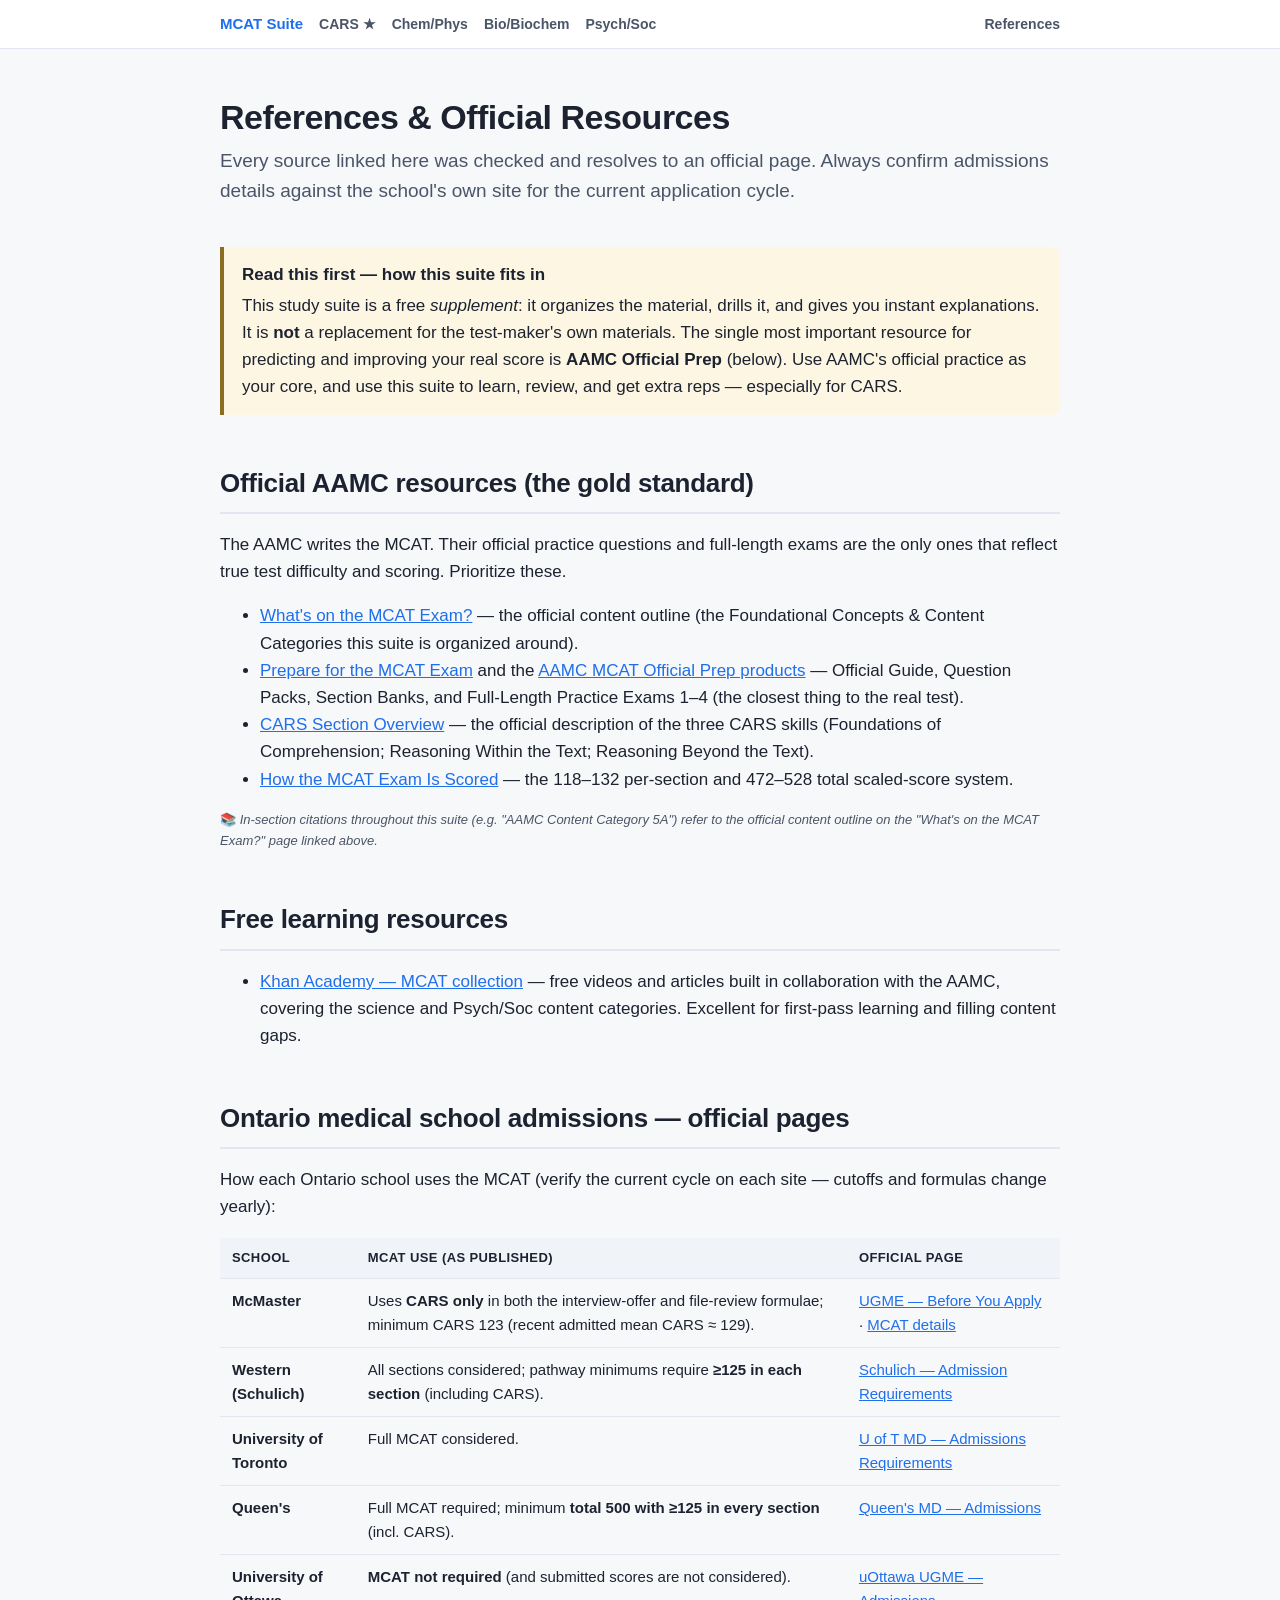
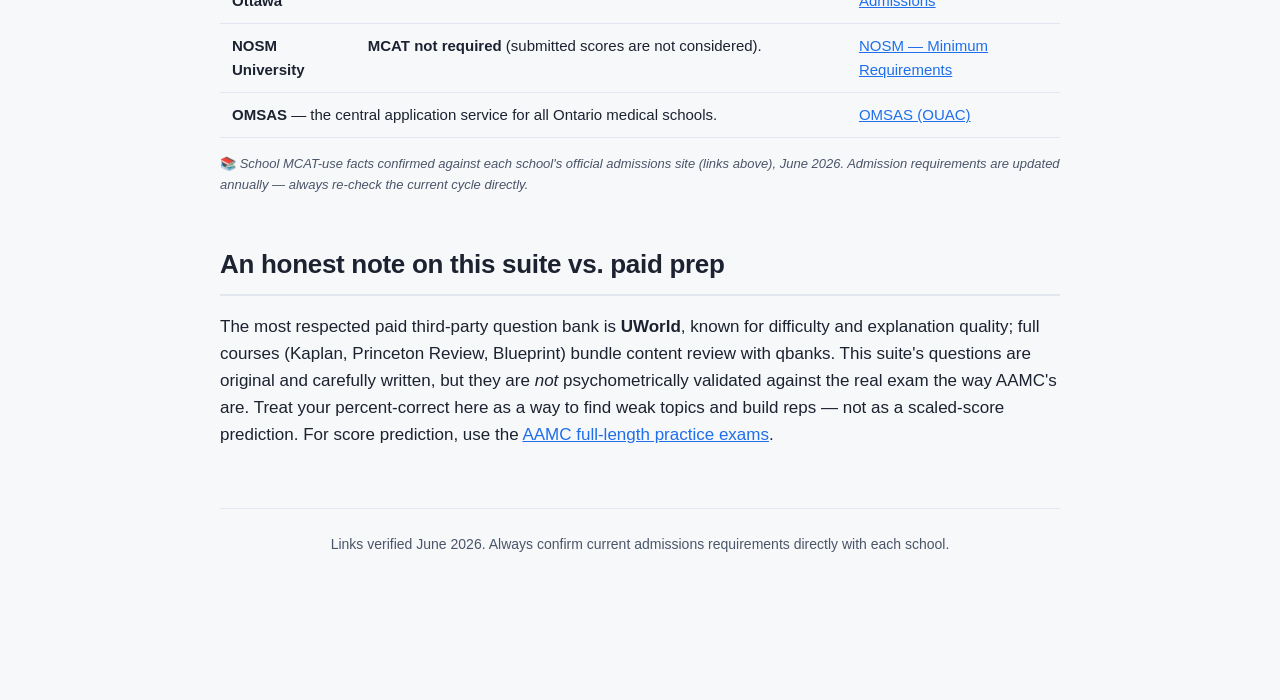
<file: study/references.html>
<!DOCTYPE html>
<html lang="en">
<head>
<meta charset="utf-8">
<meta name="viewport" content="width=device-width, initial-scale=1">
<title>References & Official Resources — MCAT Study Suite</title>
<link rel="stylesheet" href="../assets/style.css">
</head>
<body>
<nav class="topbar"><div class="wrap">
  <a class="home" href="../index.html">MCAT Suite</a>
  <a href="cars.html">CARS &#9733;</a>
  <a href="chemphys.html">Chem/Phys</a>
  <a href="biobiochem.html">Bio/Biochem</a>
  <a href="psychsoc.html">Psych/Soc</a>
  <span class="spacer"></span>
  <a href="references.html">References</a>
</div></nav>

<div class="wrap">
  <header class="hero">
    <h1>References &amp; Official Resources</h1>
    <p class="lede">Every source linked here was checked and resolves to an official page. Always confirm
    admissions details against the school's own site for the current application cycle.</p>
  </header>

  <div class="callout warn">
    <strong>Read this first — how this suite fits in</strong>
    This study suite is a free <em>supplement</em>: it organizes the material, drills it, and gives you
    instant explanations. It is <strong>not</strong> a replacement for the test-maker's own materials.
    The single most important resource for predicting and improving your real score is
    <strong>AAMC Official Prep</strong> (below). Use AAMC's official practice as your core, and use this
    suite to learn, review, and get extra reps — especially for CARS.
  </div>

  <h2>Official AAMC resources (the gold standard)</h2>
  <p>The AAMC writes the MCAT. Their official practice questions and full-length exams are the only ones
  that reflect true test difficulty and scoring. Prioritize these.</p>
  <ul>
    <li><a href="https://students-residents.aamc.org/whats-mcat-exam/whats-mcat-exam" target="_blank" rel="noopener">What's on the MCAT Exam?</a> — the official content outline (the Foundational Concepts &amp; Content Categories this suite is organized around).</li>
    <li><a href="https://students-residents.aamc.org/prepare-mcat-exam/prepare-mcat-exam" target="_blank" rel="noopener">Prepare for the MCAT Exam</a> and the <a href="https://www.aamc.org/services/mcat-prep" target="_blank" rel="noopener">AAMC MCAT Official Prep products</a> — Official Guide, Question Packs, Section Banks, and Full-Length Practice Exams 1–4 (the closest thing to the real test).</li>
    <li><a href="https://students-residents.aamc.org/whats-mcat-exam/critical-analysis-and-reasoning-skills-section-overview" target="_blank" rel="noopener">CARS Section Overview</a> — the official description of the three CARS skills (Foundations of Comprehension; Reasoning Within the Text; Reasoning Beyond the Text).</li>
    <li><a href="https://students-residents.aamc.org/whats-mcat-exam/how-mcat-exam-scored" target="_blank" rel="noopener">How the MCAT Exam Is Scored</a> — the 118–132 per-section and 472–528 total scaled-score system.</li>
  </ul>
  <p class="source">In-section citations throughout this suite (e.g. "AAMC Content Category 5A") refer to the official content outline on the "What's on the MCAT Exam?" page linked above.</p>

  <h2>Free learning resources</h2>
  <ul>
    <li><a href="https://www.khanacademy.org/test-prep/mcat" target="_blank" rel="noopener">Khan Academy — MCAT collection</a> — free videos and articles built in collaboration with the AAMC, covering the science and Psych/Soc content categories. Excellent for first-pass learning and filling content gaps.</li>
  </ul>

  <h2>Ontario medical school admissions — official pages</h2>
  <p>How each Ontario school uses the MCAT (verify the current cycle on each site — cutoffs and formulas change yearly):</p>
  <table class="data">
    <thead><tr><th>School</th><th>MCAT use (as published)</th><th>Official page</th></tr></thead>
    <tbody>
      <tr>
        <td><strong>McMaster</strong></td>
        <td>Uses <strong>CARS only</strong> in both the interview-offer and file-review formulae; minimum CARS 123 (recent admitted mean CARS ≈ 129).</td>
        <td><a href="https://ugme.healthsci.mcmaster.ca/admissions/before-you-apply/" target="_blank" rel="noopener">UGME — Before You Apply</a> · <a href="https://mdprogram.mcmaster.ca/md-program-admissions/how-to-apply/mcat" target="_blank" rel="noopener">MCAT details</a></td>
      </tr>
      <tr>
        <td><strong>Western (Schulich)</strong></td>
        <td>All sections considered; pathway minimums require <strong>≥125 in each section</strong> (including CARS).</td>
        <td><a href="https://www.schulich.uwo.ca/med-dent-admissions/medicine/admission-requirements.html" target="_blank" rel="noopener">Schulich — Admission Requirements</a></td>
      </tr>
      <tr>
        <td><strong>University of Toronto</strong></td>
        <td>Full MCAT considered.</td>
        <td><a href="https://md.utoronto.ca/admissions-requirements" target="_blank" rel="noopener">U of T MD — Admissions Requirements</a></td>
      </tr>
      <tr>
        <td><strong>Queen's</strong></td>
        <td>Full MCAT required; minimum <strong>total 500 with ≥125 in every section</strong> (incl. CARS).</td>
        <td><a href="https://meds.queensu.ca/academics/mdprogram/admissions" target="_blank" rel="noopener">Queen's MD — Admissions</a></td>
      </tr>
      <tr>
        <td><strong>University of Ottawa</strong></td>
        <td><strong>MCAT not required</strong> (and submitted scores are not considered).</td>
        <td><a href="https://med.uottawa.ca/undergraduate/admissions" target="_blank" rel="noopener">uOttawa UGME — Admissions</a></td>
      </tr>
      <tr>
        <td><strong>NOSM University</strong></td>
        <td><strong>MCAT not required</strong> (submitted scores are not considered).</td>
        <td><a href="https://www.nosm.ca/nosm-university-admissions-learner-recruitment/ume-program-md-degree-admissions/application-information-requirements/minimum-requirements/" target="_blank" rel="noopener">NOSM — Minimum Requirements</a></td>
      </tr>
      <tr>
        <td colspan="2"><strong>OMSAS</strong> — the central application service for all Ontario medical schools.</td>
        <td><a href="https://www.ouac.on.ca/omsas/" target="_blank" rel="noopener">OMSAS (OUAC)</a></td>
      </tr>
    </tbody>
  </table>
  <p class="source">School MCAT-use facts confirmed against each school's official admissions site (links above), June 2026. Admission requirements are updated annually — always re-check the current cycle directly.</p>

  <h2>An honest note on this suite vs. paid prep</h2>
  <p>The most respected paid third-party question bank is <strong>UWorld</strong>, known for difficulty and
  explanation quality; full courses (Kaplan, Princeton Review, Blueprint) bundle content review with
  qbanks. This suite's questions are original and carefully written, but they are <em>not</em>
  psychometrically validated against the real exam the way AAMC's are. Treat your percent-correct here as a
  way to find weak topics and build reps — not as a scaled-score prediction. For score prediction, use the
  <a href="https://www.aamc.org/services/mcat-prep" target="_blank" rel="noopener">AAMC full-length practice exams</a>.</p>

  <footer class="foot">
    Links verified June 2026. Always confirm current admissions requirements directly with each school.
  </footer>
</div>
</body>
</html>
</file>
<file: assets/style.css>
/* ===========================================================================
   MCAT Study Suite — shared styles
   Clean, readable, print-friendly. No external dependencies.
   =========================================================================== */

:root {
  --bg: #f7f8fa;
  --panel: #ffffff;
  --ink: #1c2230;
  --ink-soft: #4a5568;
  --line: #e2e6ee;
  --brand: #1f6feb;
  --brand-dark: #14478f;
  --good: #1a7f47;
  --good-bg: #e7f6ec;
  --bad: #b42318;
  --bad-bg: #fdeceb;
  --warn: #8a6d1f;
  --warn-bg: #fdf6e3;
  --cars: #7b3fe4;     /* CARS accent — the priority section */
  --radius: 10px;
  --shadow: 0 1px 3px rgba(20,30,50,.08), 0 4px 18px rgba(20,30,50,.05);
  --maxw: 880px;
}

* { box-sizing: border-box; }

html { scroll-behavior: smooth; }

body {
  margin: 0;
  font-family: -apple-system, BlinkMacSystemFont, "Segoe UI", Roboto, Helvetica, Arial, sans-serif;
  color: var(--ink);
  background: var(--bg);
  line-height: 1.6;
  font-size: 17px;
}

.wrap { max-width: var(--maxw); margin: 0 auto; padding: 0 20px 120px; }

/* ---- top bar ------------------------------------------------------------ */
.topbar {
  position: sticky; top: 0; z-index: 50;
  background: rgba(255,255,255,.92);
  backdrop-filter: saturate(180%) blur(8px);
  border-bottom: 1px solid var(--line);
}
.topbar .wrap { padding-top: 12px; padding-bottom: 12px; display: flex; align-items: center; gap: 16px; flex-wrap: wrap; }
.topbar a { color: var(--ink-soft); text-decoration: none; font-size: 14px; font-weight: 600; }
.topbar a:hover { color: var(--brand); }
.topbar .home { color: var(--brand); font-weight: 800; font-size: 15px; }
.topbar .spacer { flex: 1; }

/* ---- hero / headings ---------------------------------------------------- */
header.hero { padding: 48px 0 24px; }
header.hero h1 { font-size: 34px; line-height: 1.2; margin: 0 0 8px; letter-spacing: -.5px; }
header.hero p.lede { font-size: 19px; color: var(--ink-soft); margin: 0; }

h2 { font-size: 26px; margin: 48px 0 12px; letter-spacing: -.3px; padding-bottom: 8px; border-bottom: 2px solid var(--line); }
h3 { font-size: 20px; margin: 30px 0 8px; }
h4 { font-size: 17px; margin: 20px 0 6px; color: var(--ink-soft); text-transform: uppercase; letter-spacing: .5px; font-weight: 700; }

p, li { color: var(--ink); }
a { color: var(--brand); }
small, .muted { color: var(--ink-soft); }

/* ---- cards / panels ----------------------------------------------------- */
.panel {
  background: var(--panel);
  border: 1px solid var(--line);
  border-radius: var(--radius);
  padding: 22px 24px;
  margin: 18px 0;
  box-shadow: var(--shadow);
}
.grid { display: grid; gap: 16px; }
.grid.cols-2 { grid-template-columns: repeat(2, 1fr); }
.grid.cols-4 { grid-template-columns: repeat(4, 1fr); }
@media (max-width: 760px){ .grid.cols-2, .grid.cols-4 { grid-template-columns: 1fr; } }

.card {
  display: block; background: var(--panel); border: 1px solid var(--line);
  border-radius: var(--radius); padding: 20px; text-decoration: none; color: inherit;
  box-shadow: var(--shadow); transition: transform .12s ease, box-shadow .12s ease, border-color .12s;
}
.card:hover { transform: translateY(-2px); box-shadow: 0 6px 22px rgba(20,30,50,.12); border-color: var(--brand); }
.card .tag { font-size: 12px; font-weight: 800; text-transform: uppercase; letter-spacing: .6px; color: var(--brand); }
.card.cars .tag { color: var(--cars); }
.card h3 { margin: 6px 0; font-size: 19px; }
.card p { margin: 0; color: var(--ink-soft); font-size: 15px; }

/* ---- callouts ----------------------------------------------------------- */
.callout { border-left: 4px solid var(--brand); background: #eef4ff; padding: 14px 18px; border-radius: 0 8px 8px 0; margin: 16px 0; }
.callout.cars { border-color: var(--cars); background: #f3edff; }
.callout.warn { border-color: var(--warn); background: var(--warn-bg); }
.callout.good { border-color: var(--good); background: var(--good-bg); }
.callout > strong:first-child { display: block; margin-bottom: 4px; }

.source { font-size: 13px; color: var(--ink-soft); font-style: italic; }
.source::before { content: "📚 "; font-style: normal; }

/* pill badges */
.pill { display: inline-block; font-size: 12px; font-weight: 700; padding: 2px 10px; border-radius: 999px; background: #eef1f6; color: var(--ink-soft); margin: 0 4px 4px 0; }
.pill.cars { background: #f3edff; color: var(--cars); }
.pill.hard { background: var(--bad-bg); color: var(--bad); }
.pill.med { background: var(--warn-bg); color: var(--warn); }
.pill.easy { background: var(--good-bg); color: var(--good); }

table.data { width: 100%; border-collapse: collapse; margin: 16px 0; font-size: 15px; }
table.data th, table.data td { text-align: left; padding: 10px 12px; border-bottom: 1px solid var(--line); vertical-align: top; }
table.data th { background: #f0f3f8; font-size: 13px; text-transform: uppercase; letter-spacing: .4px; }

/* =====================  QUIZ ENGINE STYLES  ============================== */
.quiz { margin: 24px 0; }
.quiz-toolbar {
  display: flex; align-items: center; gap: 12px; flex-wrap: wrap;
  background: var(--panel); border: 1px solid var(--line); border-radius: var(--radius);
  padding: 12px 16px; margin-bottom: 16px; position: sticky; top: 52px; z-index: 20; box-shadow: var(--shadow);
}
.quiz-toolbar .score { font-weight: 800; font-size: 16px; }
.quiz-toolbar .timer { font-variant-numeric: tabular-nums; font-weight: 700; color: var(--brand-dark); }
.quiz-toolbar .spacer { flex: 1; }

.passage {
  background: #fffef7; border: 1px solid #ece4c7; border-radius: var(--radius);
  padding: 18px 22px; margin: 22px 0 10px; box-shadow: var(--shadow);
}
.passage .passage-label { font-size: 12px; font-weight: 800; text-transform: uppercase; letter-spacing: .6px; color: var(--warn); margin-bottom: 6px; }
.passage p { margin: 0 0 12px; }

.q { background: var(--panel); border: 1px solid var(--line); border-radius: var(--radius); padding: 18px 20px; margin: 14px 0; box-shadow: var(--shadow); }
.q .q-head { display: flex; gap: 10px; align-items: baseline; }
.q .q-num { font-weight: 800; color: var(--brand); min-width: 42px; }
.q .q-stem { font-weight: 600; margin: 0 0 12px; }
.q .q-meta { margin: 0 0 12px; }

.opt { display: flex; gap: 10px; align-items: flex-start; padding: 10px 12px; border: 1.5px solid var(--line); border-radius: 8px; margin: 7px 0; cursor: pointer; transition: background .1s, border-color .1s; }
.opt:hover { border-color: var(--brand); background: #f5f9ff; }
.opt input { margin-top: 4px; }
.opt .letter { font-weight: 800; margin-right: 4px; }
.opt.correct { border-color: var(--good); background: var(--good-bg); }
.opt.incorrect { border-color: var(--bad); background: var(--bad-bg); }
.opt.locked { cursor: default; }
.opt.locked:hover { background: inherit; }

.explain { margin-top: 12px; border-top: 1px dashed var(--line); padding-top: 12px; display: none; }
.explain.show { display: block; }
.explain .verdict { font-weight: 800; margin-bottom: 6px; }
.explain .verdict.right { color: var(--good); }
.explain .verdict.wrong { color: var(--bad); }
.explain .rationale { margin: 4px 0; font-size: 15px; }
.explain .rationale .ltr { font-weight: 800; }

.btn {
  display: inline-block; background: var(--brand); color: #fff; border: none; border-radius: 8px;
  padding: 9px 16px; font-size: 15px; font-weight: 700; cursor: pointer; text-decoration: none; transition: background .12s;
}
.btn:hover { background: var(--brand-dark); }
.btn.ghost { background: transparent; color: var(--brand); border: 1.5px solid var(--brand); }
.btn.ghost:hover { background: #eef4ff; }
.btn.small { padding: 6px 12px; font-size: 13px; }
.btn:disabled { opacity: .5; cursor: default; }

.result-banner { display: none; background: var(--panel); border: 2px solid var(--brand); border-radius: var(--radius); padding: 20px 24px; margin: 20px 0; box-shadow: var(--shadow); }
.result-banner.show { display: block; }
.result-banner h3 { margin-top: 0; }
.result-banner .big { font-size: 40px; font-weight: 800; color: var(--brand); }

.toc { columns: 2; column-gap: 32px; }
.toc a { display: block; padding: 4px 0; }
@media (max-width: 600px){ .toc { columns: 1; } }

footer.foot { border-top: 1px solid var(--line); margin-top: 60px; padding: 24px 0; color: var(--ink-soft); font-size: 14px; text-align: center; }

@media print {
  .topbar, .quiz-toolbar, .btn { display: none !important; }
  .explain { display: block !important; }
  body { font-size: 12px; }
}
</file>
